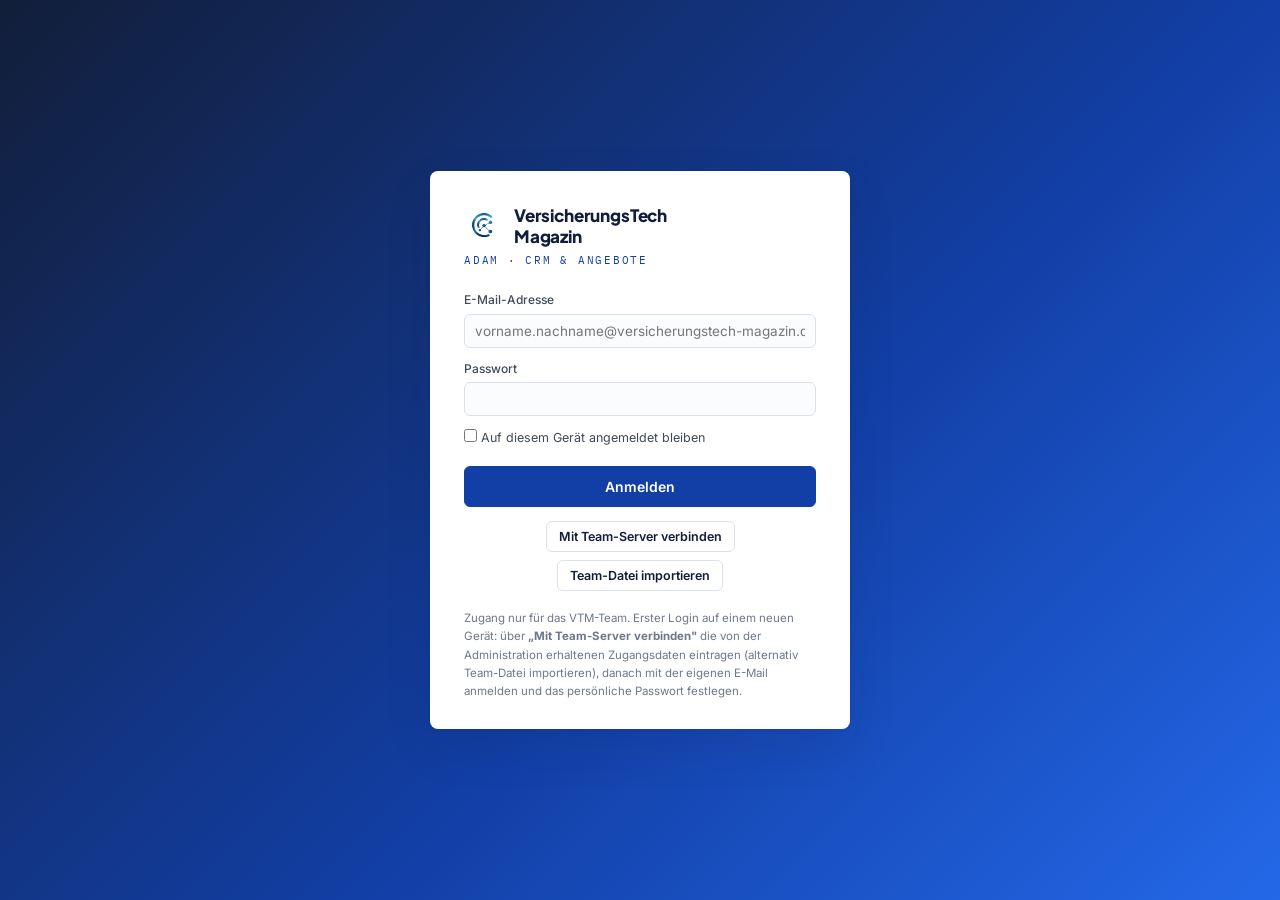
<file: index.html>
<!DOCTYPE html>
<html lang="de">
<head>
<meta charset="UTF-8">
<meta name="viewport" content="width=device-width, initial-scale=1.0">
<meta name="robots" content="noindex, nofollow">
<title>ADAM · CRM &amp; Angebote · VersicherungsTech Magazin</title>
<link rel="icon" type="image/png" href="assets/vtm-logo-color.png">
<link rel="preconnect" href="https://fonts.googleapis.com">
<link href="https://fonts.googleapis.com/css2?family=Plus+Jakarta+Sans:wght@500;600;700;800&family=Inter:wght@400;500;600;700&family=Source+Serif+4:ital,opsz,wght@0,8..60,400;0,8..60,600;1,8..60,400&family=IBM+Plex+Mono:wght@400;500;600&display=swap" rel="stylesheet">
<link rel="stylesheet" href="app.css?v=15">
</head>
<body>

<!-- ================= LOGIN ================= -->
<div class="login-screen" id="login-screen">
  <form class="login-card" id="login-form" novalidate>
    <div class="lc-brand">
      <img src="assets/vtm-logo-color.png" alt="">
      <b>VersicherungsTech<br>Magazin</b>
    </div>
    <div class="lc-sub">ADAM · CRM &amp; Angebote</div>
    <div class="login-error" id="login-error" role="alert"></div>
    <div class="login-info" id="login-info"></div>
    <label><span>E-Mail-Adresse</span>
      <input type="email" id="login-email" autocomplete="username" placeholder="vorname.nachname@versicherungstech-magazin.de" required>
    </label>
    <label id="login-pass-wrap"><span id="login-pass-label">Passwort</span>
      <input type="password" id="login-pass" autocomplete="current-password" required>
    </label>
    <label id="login-pass2-wrap" style="display:none"><span>Passwort wiederholen</span>
      <input type="password" id="login-pass2" autocomplete="new-password">
    </label>
    <label class="login-remember"><input type="checkbox" id="login-remember"> Auf diesem Gerät angemeldet bleiben</label>
    <button type="submit" class="btn blue" id="login-submit">Anmelden</button>
    <div class="inline-actions" style="margin-top:14px;justify-content:center">
      <button type="button" class="btn" id="login-sync-toggle">Mit Team-Server verbinden</button>
      <button type="button" class="btn" onclick="document.getElementById('login-import').click()">Team-Datei importieren</button>
      <input type="file" id="login-import" accept="application/json" style="display:none">
    </div>
    <div id="login-sync-form" style="display:none;margin-top:12px;border-top:1px solid var(--c-neutral-200);padding-top:12px">
      <label><span>Server-URL (von der Administration erhalten)</span>
        <input type="text" id="ls-url" placeholder="https://xxxx.supabase.co"></label>
      <label><span>Zugangsschlüssel</span>
        <input type="text" id="ls-key" placeholder="anon public key"></label>
      <button type="button" class="btn blue" style="width:100%" id="ls-connect">Verbinden &amp; Team-Daten laden</button>
    </div>
    <div class="lc-foot">Zugang nur für das VTM-Team. Erster Login auf einem neuen Gerät: über <b>„Mit Team-Server verbinden"</b> die von der Administration erhaltenen Zugangsdaten eintragen (alternativ Team-Datei importieren), danach mit der eigenen E-Mail anmelden und das persönliche Passwort festlegen.</div>
  </form>
</div>

<!-- ================= APP ================= -->
<div class="app" id="app">
  <aside class="sidebar">
    <div class="sb-brand">
      <img src="assets/vtm-logo-white.png" alt="">
      <div><b>ADAM</b><span>CRM &amp; Angebote</span></div>
    </div>
    <nav id="mainnav" aria-label="Hauptnavigation">
      <button type="button" class="nav-search" onclick="CRM.openSearch()">Suchen …<kbd>Strg K</kbd></button>
      <a href="#/dashboard" data-nav="dashboard">Dashboard</a>
      <div class="nv-sep">Vertrieb</div>
      <a href="#/pipeline" data-nav="pipeline">Pipeline</a>
      <a href="#/firmen" data-nav="firmen">Firmen</a>
      <a href="#/kontakte" data-nav="kontakte">Kontakte</a>
      <a href="#/aufgaben" data-nav="aufgaben">Aufgaben <span class="nv-count" id="nav-aufgaben-count" style="display:none"></span></a>
      <div class="nv-sep">Angebote</div>
      <a href="#/angebote" data-nav="angebote">Angebote</a>
      <a href="#/neu" data-nav="neu">＋ Neues Angebot</a>
      <a href="#/freigaben" data-nav="freigaben">Freigaben <span class="nv-count" id="nav-freigaben-count" style="display:none"></span></a>
      <a href="#/katalog" data-nav="katalog">Produkte &amp; Leistungen</a>
      <a href="#/vorlagen" data-nav="vorlagen">Vorlagen</a>
      <div class="nv-sep">Auswertung &amp; Verwaltung</div>
      <a href="#/berichte" data-nav="berichte">Berichte</a>
      <a href="#/einstellungen" data-nav="einstellungen">Einstellungen</a>
    </nav>
    <div class="sb-user">
      <b id="sb-user-name">—</b>
      <span id="sb-user-role">—</span>
      <div class="sync-status" id="sync-status"></div>
      <button onclick="Auth.logout()">Abmelden</button>
    </div>
  </aside>

  <div class="main">

    <!-- ===== DASHBOARD ===== -->
    <section class="view" id="view-dashboard" hidden>
      <div class="pagehead">
        <div><h1>Dashboard</h1><div class="ph-sub" id="dash-greeting"></div></div>
        <div class="spacer"></div>
        <button type="button" class="btn" onclick="CRM.editAkt(null,{typ:'aufgabe'})">＋ Aufgabe</button>
        <button type="button" class="btn" onclick="CRM.editDeal()">＋ Verkaufschance</button>
        <button type="button" class="btn blue" onclick="Views.newOffer()">＋ Neues Angebot</button>
      </div>
      <div class="content" id="dash-content"></div>
    </section>

    <!-- ===== ANGEBOTE ===== -->
    <section class="view" id="view-angebote" hidden>
      <div class="pagehead">
        <div><h1>Angebote</h1><div class="ph-sub">Alle Angebote des Teams, mit Status und Freigabestand</div></div>
        <div class="spacer"></div>
        <button class="btn" onclick="Views.exportOffersCSV()">CSV-Export</button>
        <button class="btn blue" onclick="Views.newOffer()">＋ Neues Angebot</button>
      </div>
      <div class="content">
        <div class="toolbar">
          <input type="search" id="offers-search" placeholder="Suchen: Nummer, Kunde, Betreff …" aria-label="Angebote durchsuchen">
          <select id="offers-status" aria-label="Nach Status filtern">
            <option value="">Alle Status</option>
            <option value="entwurf">Entwurf</option>
            <option value="pruefung">In Prüfung</option>
            <option value="freigegeben">Freigegeben</option>
            <option value="versendet">Versendet</option>
            <option value="angenommen">Angenommen</option>
            <option value="abgelehnt">Abgelehnt</option>
          </select>
          <select id="offers-betreuer" aria-label="Nach Betreuung filtern"><option value="">Alle Betreuer</option></select>
          <div class="spacer"></div>
          <span class="result-count" id="offers-count"></span>
        </div>
        <div class="card table-scroll" id="offers-table"></div>
      </div>
    </section>

    <!-- ===== EDITOR ===== -->
    <section class="view" id="view-editor" hidden>
      <div class="editor-bar">
        <button class="btn" onclick="Editor.backToList()">← Angebote</button>
        <span class="eb-id" id="editor-id">—</span>
        <span id="editor-status"></span>
        <span class="editor-links" id="editor-links"></span>
        <div class="spacer"></div>
        <span class="autosave" id="editor-autosave"></span>
        <button class="btn" onclick="Editor.save(true)">Speichern</button>
        <span id="editor-workflow-actions"></span>
        <button class="btn" onclick="Editor.mailText()">E-Mail-Text</button>
        <button class="btn" onclick="Editor.exportWord()">Word-Export</button>
        <button class="btn blue" onclick="Editor.print()">Als PDF drucken</button>
      </div>
      <nav class="tabs" aria-label="Dokumenttyp">
        <button id="tab-angebot" class="active" onclick="Editor.setTab('angebot')">Angebot</button>
        <button id="tab-vertrag" onclick="Editor.setTab('vertrag')">Vertrag</button>
        <button id="tab-rechnung" onclick="Editor.setTab('rechnung')">Rechnung</button>
      </nav>

      <div class="editor-layout">
        <div class="formpane" id="formpane">

          <div class="notice warn" id="freigabe-note" style="display:none"></div>

          <!-- ===== ANGEBOT-FORMULAR ===== -->
          <div id="form-angebot">
            <fieldset>
              <legend>Kunde</legend>
              <div class="row">
                <label><span>Firma aus dem CRM</span>
                  <select id="kunde-select" onchange="Editor.pickCustomer(this.value)"><option value="">— Firma wählen —</option></select></label>
                <label><span>Ansprechpartner/in</span>
                  <select id="kontakt-select" onchange="Editor.pickKontakt(this.value)"><option value="">— erst Firma wählen —</option></select></label>
              </div>
              <div class="row">
                <label><span>Verkaufschance</span>
                  <select id="deal-select" onchange="Editor.pickDeal(this.value)"><option value="">— wird beim Freigeben automatisch angelegt —</option></select></label>
                <label><span>&nbsp;</span><button type="button" class="btn" style="width:100%" onclick="Editor.saveAsCustomer()">Eingaben im CRM speichern</button></label>
              </div>
              <div class="row">
                <label class="single" style="grid-column:1/-1"><span>Firma</span><input type="text" data-k="kunde.firma" placeholder="Muster Versicherung AG"></label>
              </div>
              <div class="row">
                <label><span>Anrede</span>
                  <select data-k="kunde.anrede"><option>Frau</option><option>Herr</option><option value="">Neutral</option></select></label>
                <label><span>Ansprechpartner/in</span><input type="text" data-k="kunde.name" placeholder="Hanna Löbe"></label>
              </div>
              <div class="row">
                <label><span>Funktion</span><input type="text" data-k="kunde.funktion" placeholder="Managerin Marketing"></label>
                <label><span>E-Mail</span><input type="email" data-k="kunde.email" placeholder="h.loebe@..."></label>
              </div>
              <div class="row">
                <label><span>Straße, Nr.</span><input type="text" data-k="kunde.strasse" placeholder="Riesstraße 25"></label>
                <label><span>PLZ, Ort</span><input type="text" data-k="kunde.plzort" placeholder="80992 München"></label>
              </div>
            </fieldset>

            <fieldset>
              <legend>Angebot</legend>
              <div class="row thirds">
                <label><span>Angebotsnr.</span><input type="text" data-k="meta.nr" placeholder="A-2026-042"></label>
                <label><span>Datum</span><input type="date" data-k="meta.datum"></label>
                <label><span>Gültig bis</span><input type="date" data-k="meta.gueltig"></label>
              </div>
              <div class="inline-actions"><button type="button" class="btn" onclick="Editor.pullNumber('angebot')">Nächste Nummer ziehen</button></div>
              <div class="row" style="margin-top:10px">
                <label class="single" style="grid-column:1/-1"><span>Betreff / Kampagnentitel</span><input type="text" data-k="meta.betreff" placeholder="Mediapaket zur Bewerbung der ..."></label>
              </div>
              <div class="row">
                <label><span>Anlass / Event (optional)</span><input type="text" data-k="meta.anlass" placeholder="MMM Fachmesse, 21. April 2026"></label>
                <label><span>Betreuung durch</span>
                  <select data-k="meta.betreuer" id="betreuer-select"></select></label>
              </div>
              <label class="switch"><input type="checkbox" data-k="meta.kpi" checked> Reichweiten-Kennzahlen im Angebot zeigen</label>
            </fieldset>

            <fieldset>
              <legend>Anschreiben</legend>
              <div class="row">
                <label><span>Vorlage</span><select id="anschreiben-tpl"></select></label>
                <label><span>&nbsp;</span><button type="button" class="btn" style="width:100%" onclick="Editor.applyTemplate()">Vorlage einsetzen</button></label>
              </div>
              <textarea data-k="anschreiben" rows="7" placeholder="Persönliches Anschreiben ..."></textarea>
              <div class="inline-actions"><button type="button" class="btn" onclick="Editor.genAnschreiben()">Vorschlag aus Kundendaten erzeugen</button></div>
              <div class="hint">Der Vorschlag ist ein Startpunkt. Bitte immer individuell anpassen. Links (https://…, www.…) und E-Mail-Adressen werden im Dokument automatisch klickbar.</div>
            </fieldset>

            <fieldset>
              <legend>Leistungskatalog</legend>
              <div class="cat-group">Beliebte Kombinationen · 1 Klick, danach frei anpassbar</div>
              <div class="bundles" id="bundles"></div>
              <div id="catalog"></div>
              <div class="inline-actions" style="margin-top:12px"><button type="button" class="btn ghost" onclick="Editor.addPos()">＋ Freie Position</button></div>
            </fieldset>

            <fieldset>
              <legend>Positionen &amp; Preis</legend>
              <div id="poslist"></div>
              <div class="row" style="margin-top:12px">
                <label><span>Paketrabatt gesamt (%)</span><input type="number" min="0" max="100" step="0.5" data-k="rabatt"></label>
                <label><span>Zahlungsziel (Tage)</span><input type="number" min="0" step="1" data-k="zahlungsziel"></label>
              </div>
              <div class="hint" style="margin-bottom:8px">Mengenrabatt für Sponsored LinkedIn Posts (ab 5 Posts −10 %, ab 10 Posts −20 %) wird automatisch als Positionsrabatt gesetzt.</div>
              <div class="totals" id="totals"></div>
            </fieldset>

            <fieldset>
              <legend>Interne Steuerung (erscheint nicht im Dokument)</legend>
              <div class="row">
                <label><span>Wiedervorlage am</span><input type="date" data-k="intern.wiedervorlage"></label>
                <label><span>Abschlusswahrscheinlichkeit</span>
                  <select data-k="intern.chance">
                    <option value="">—</option><option value="25">25 % · Erstkontakt</option>
                    <option value="50">50 % · Angebot besprochen</option>
                    <option value="75">75 % · Mündliche Zusage</option>
                  </select></label>
              </div>
              <label class="single"><span>Interne Notiz</span><textarea data-k="intern.notiz" rows="3" placeholder="Gesprächsnotizen, nächste Schritte …"></textarea></label>
            </fieldset>
          </div>

          <!-- ===== VERTRAG-FORMULAR ===== -->
          <div id="form-vertrag" style="display:none">
            <div class="notice">Kundendaten, Angebotsbezug und Vergütung werden automatisch aus dem Angebot übernommen. Hier nur die vertragsspezifischen Punkte ergänzen.</div>
            <fieldset>
              <legend>Vertragsdaten</legend>
              <div class="row thirds">
                <label><span>Vertrags-Nr.</span><input type="text" data-k="vertrag.nr" placeholder="V-2026-018"></label>
                <label><span>Vertragsdatum</span><input type="date" data-k="vertrag.datum"></label>
                <label><span>Gerichtsstand</span><input type="text" data-k="vertrag.gerichtsstand"></label>
              </div>
              <div class="inline-actions"><button type="button" class="btn" onclick="Editor.pullNumber('vertrag')">Nächste Nummer ziehen</button></div>
            </fieldset>
            <fieldset>
              <legend>Laufzeit &amp; Kündigung</legend>
              <div class="row">
                <label><span>Beginn</span><input type="date" data-k="vertrag.beginn"></label>
                <label><span>Ende</span><input type="date" data-k="vertrag.ende"></label>
              </div>
              <div class="row single">
                <label><span>Kündigungsfrist</span><input type="text" data-k="vertrag.kuendigung" placeholder="drei Monate zum Laufzeitende"></label>
              </div>
            </fieldset>
            <fieldset>
              <legend>Ergänzende Regelungen (optional)</legend>
              <textarea data-k="vertrag.zusatz" rows="4" placeholder="z. B. Freigabeprozesse, Materiallieferung, Reporting-Turnus ..."></textarea>
            </fieldset>
            <div class="notice warn"><b>Hinweis:</b> Dieses Dokument ist ein Vertragsentwurf auf Basis der VTM-Standardvorlage. Vor Versand an den Kunden gilt die interne Freigabe durch die Geschäftsführung; bei Abweichungen von der Standardvorlage zusätzlich rechtliche Prüfung.</div>
          </div>

          <!-- ===== RECHNUNG-FORMULAR ===== -->
          <div id="form-rechnung" style="display:none">
            <div class="notice">Empfänger und Positionen werden aus dem Angebot übernommen. Rechnungsnummernkreis: VTM-JJJJ-NNNN (fortlaufend mit den bestehenden Rechnungen).</div>
            <fieldset>
              <legend>Rechnungsdaten</legend>
              <div class="row">
                <label><span>Rechnungsnr.</span><input type="text" data-k="rechnung.nr" placeholder="VTM-2026-0028"></label>
                <label><span>Rechnungsdatum</span><input type="date" data-k="rechnung.datum"></label>
              </div>
              <div class="inline-actions"><button type="button" class="btn" onclick="Editor.pullNumber('rechnung')">Nächste Nummer ziehen</button></div>
              <div class="row" style="margin-top:10px">
                <label><span>Leistungszeitraum von</span><input type="date" data-k="rechnung.von"></label>
                <label><span>Leistungszeitraum bis</span><input type="date" data-k="rechnung.bis"></label>
              </div>
              <div class="row single">
                <label><span>Bezug (optional, z. B. Angebots- oder Vertragsnummer)</span><input type="text" data-k="rechnung.bezug" placeholder="wird sonst automatisch aus dem Angebot übernommen"></label>
              </div>
              <div class="hint">Fälligkeitsdatum wird aus Rechnungsdatum + Zahlungsziel (Reiter Angebot) berechnet.</div>
            </fieldset>
            <div class="notice warn"><b>Interner Hinweis (nicht auf der Rechnung):</b> USt-Ausweis 19 % entspricht der aktuellen Praxis. Die Abgrenzung zur Kleinunternehmerregelung nach § 19 UStG ist beim Steuerberater in Klärung. Bis zur Klärung Rechnungen nur nach Rücksprache mit der Geschäftsführung versenden.</div>
          </div>
        </div>

        <!-- ===== PREVIEW ===== -->
        <div class="previewpane">
          <div class="sheet doc" id="sheet-angebot"></div>
          <div class="sheet doc" id="sheet-vertrag" style="display:none"></div>
          <div class="sheet doc" id="sheet-rechnung" style="display:none"></div>
        </div>
      </div>
    </section>

    <!-- ===== PIPELINE ===== -->
    <section class="view" id="view-pipeline" hidden><div id="pipeline-root"></div></section>

    <!-- ===== FIRMEN ===== -->
    <section class="view" id="view-firmen" hidden>
      <div class="pagehead">
        <div><h1>Firmen</h1><div class="ph-sub">Kunden, Interessenten und Leads – mit Kontakten, Verkaufschancen und Verlauf</div></div>
        <div class="spacer"></div>
        <button type="button" class="btn" onclick="document.getElementById('kunden-import-file').click()">Excel/CSV importieren</button>
        <input type="file" id="kunden-import-file" accept=".xlsx,.csv,.tsv,.txt" style="display:none" onchange="ContactImport.handleFile(this)">
        <button type="button" class="btn blue" onclick="CRM.editFirma()">＋ Neue Firma</button>
      </div>
      <div class="content">
        <div class="toolbar">
          <input type="search" id="firmen-search" placeholder="Suchen: Firma, Ort, Ansprechpartner …" aria-label="Firmen durchsuchen">
          <select id="firmen-status" aria-label="Nach Status filtern"><option value="">Alle Status</option></select>
          <select id="firmen-branche" aria-label="Nach Branche filtern"><option value="">Alle Branchen</option></select>
          <select id="firmen-owner" aria-label="Nach Betreuung filtern"><option value="">Alle Betreuer</option></select>
          <div class="spacer"></div>
          <span class="result-count" id="firmen-count"></span>
        </div>
        <div class="card table-scroll" id="firmen-table"></div>
      </div>
    </section>
    <section class="view" id="view-firma" hidden><div id="firma-root"></div></section>

    <!-- ===== KONTAKTE ===== -->
    <section class="view" id="view-kontakte" hidden>
      <div class="pagehead">
        <div><h1>Kontakte</h1><div class="ph-sub">Alle Ansprechpartner über alle Firmen hinweg</div></div>
        <div class="spacer"></div>
        <button type="button" class="btn blue" onclick="CRM.editKontakt()">＋ Neuer Kontakt</button>
      </div>
      <div class="content">
        <div class="toolbar">
          <input type="search" id="kontakte-search" placeholder="Suchen: Name, E-Mail, Funktion, Firma …" aria-label="Kontakte durchsuchen">
          <select id="kontakte-rolle" aria-label="Nach Rolle filtern"><option value="">Alle Rollen</option></select>
          <div class="spacer"></div>
          <span class="result-count" id="kontakte-count"></span>
        </div>
        <div class="card table-scroll" id="kontakte-table"></div>
      </div>
    </section>
    <section class="view" id="view-kontakt" hidden><div id="kontakt-root"></div></section>

    <!-- ===== VERKAUFSCHANCE, AUFGABEN, BERICHTE ===== -->
    <section class="view" id="view-deal" hidden><div id="deal-root"></div></section>
    <section class="view" id="view-aufgaben" hidden><div id="aufgaben-root"></div></section>
    <section class="view" id="view-berichte" hidden><div id="berichte-root"></div></section>

    <!-- ===== KATALOG ===== -->
    <section class="view" id="view-katalog" hidden>
      <div class="pagehead">
        <div><h1>Produkte &amp; Leistungen</h1><div class="ph-sub">Leistungskatalog und Paket-Kombinationen · Preise netto zzgl. USt.</div></div>
      </div>
      <div class="content" id="katalog-content"></div>
    </section>

    <!-- ===== FREIGABEN ===== -->
    <section class="view" id="view-freigaben" hidden>
      <div class="pagehead">
        <div><h1>Freigaben</h1><div class="ph-sub" id="freigaben-sub"></div></div>
      </div>
      <div class="content" id="freigaben-content"></div>
    </section>

    <!-- ===== VORLAGEN ===== -->
    <section class="view" id="view-vorlagen" hidden>
      <div class="pagehead">
        <div><h1>Vorlagen</h1><div class="ph-sub">Textbausteine für Anschreiben und E-Mails</div></div>
        <div class="spacer"></div>
        <button class="btn blue" onclick="Views.editTemplate()">＋ Neue Vorlage</button>
      </div>
      <div class="content" id="vorlagen-content"></div>
    </section>

    <!-- ===== EINSTELLUNGEN ===== -->
    <section class="view" id="view-einstellungen" hidden>
      <div class="pagehead">
        <div><h1>Einstellungen</h1><div class="ph-sub" id="settings-sub"></div></div>
      </div>
      <div class="content" id="settings-content"></div>
    </section>

  </div>
</div>

<!-- Generisches Modal -->
<div class="modal-bg" id="modal-bg">
  <div class="modal" id="modal" role="dialog" aria-modal="true"></div>
</div>

<div class="toast" id="toast" role="status" aria-live="polite"></div>

<script src="data.js?v=15"></script>
<script src="sync.js?v=15"></script>
<script src="import.js?v=15"></script>
<script src="crm.js?v=15"></script>
<script src="app.js?v=15"></script>
</body>
</html>
</file>
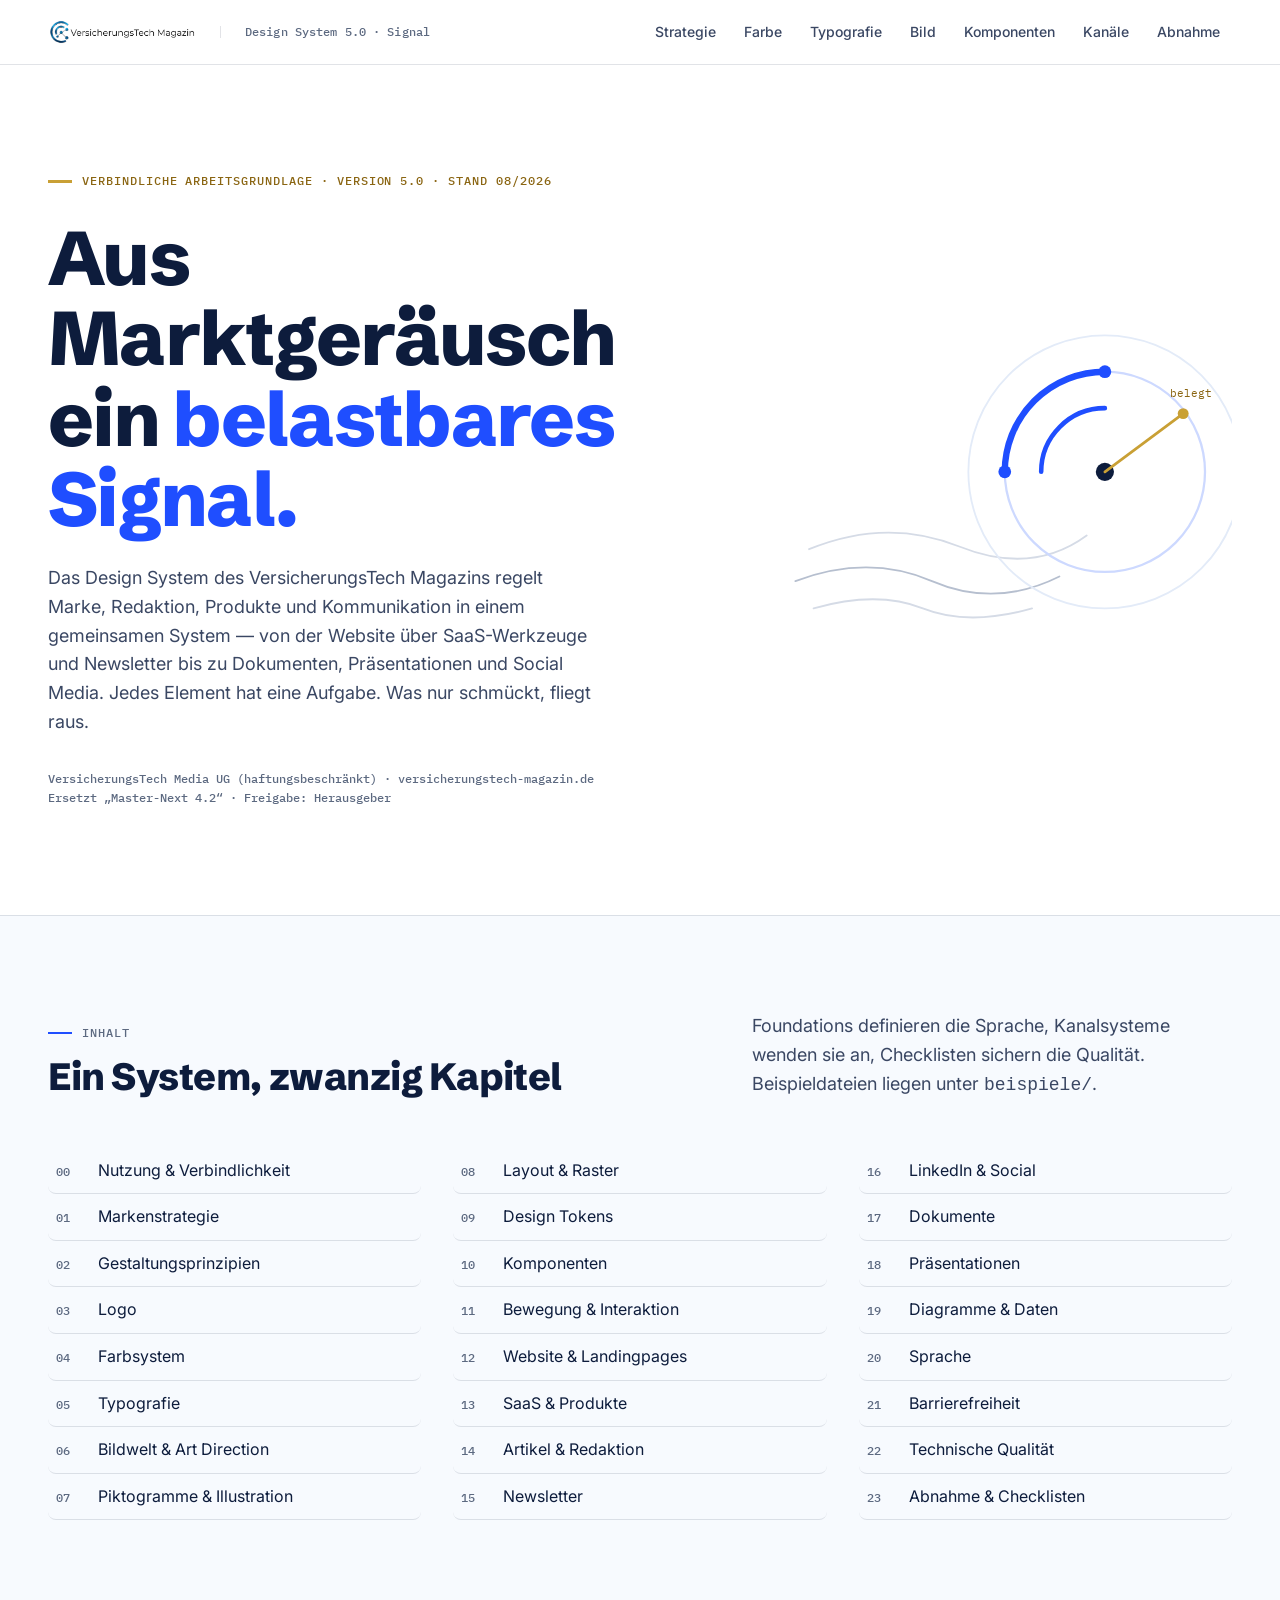
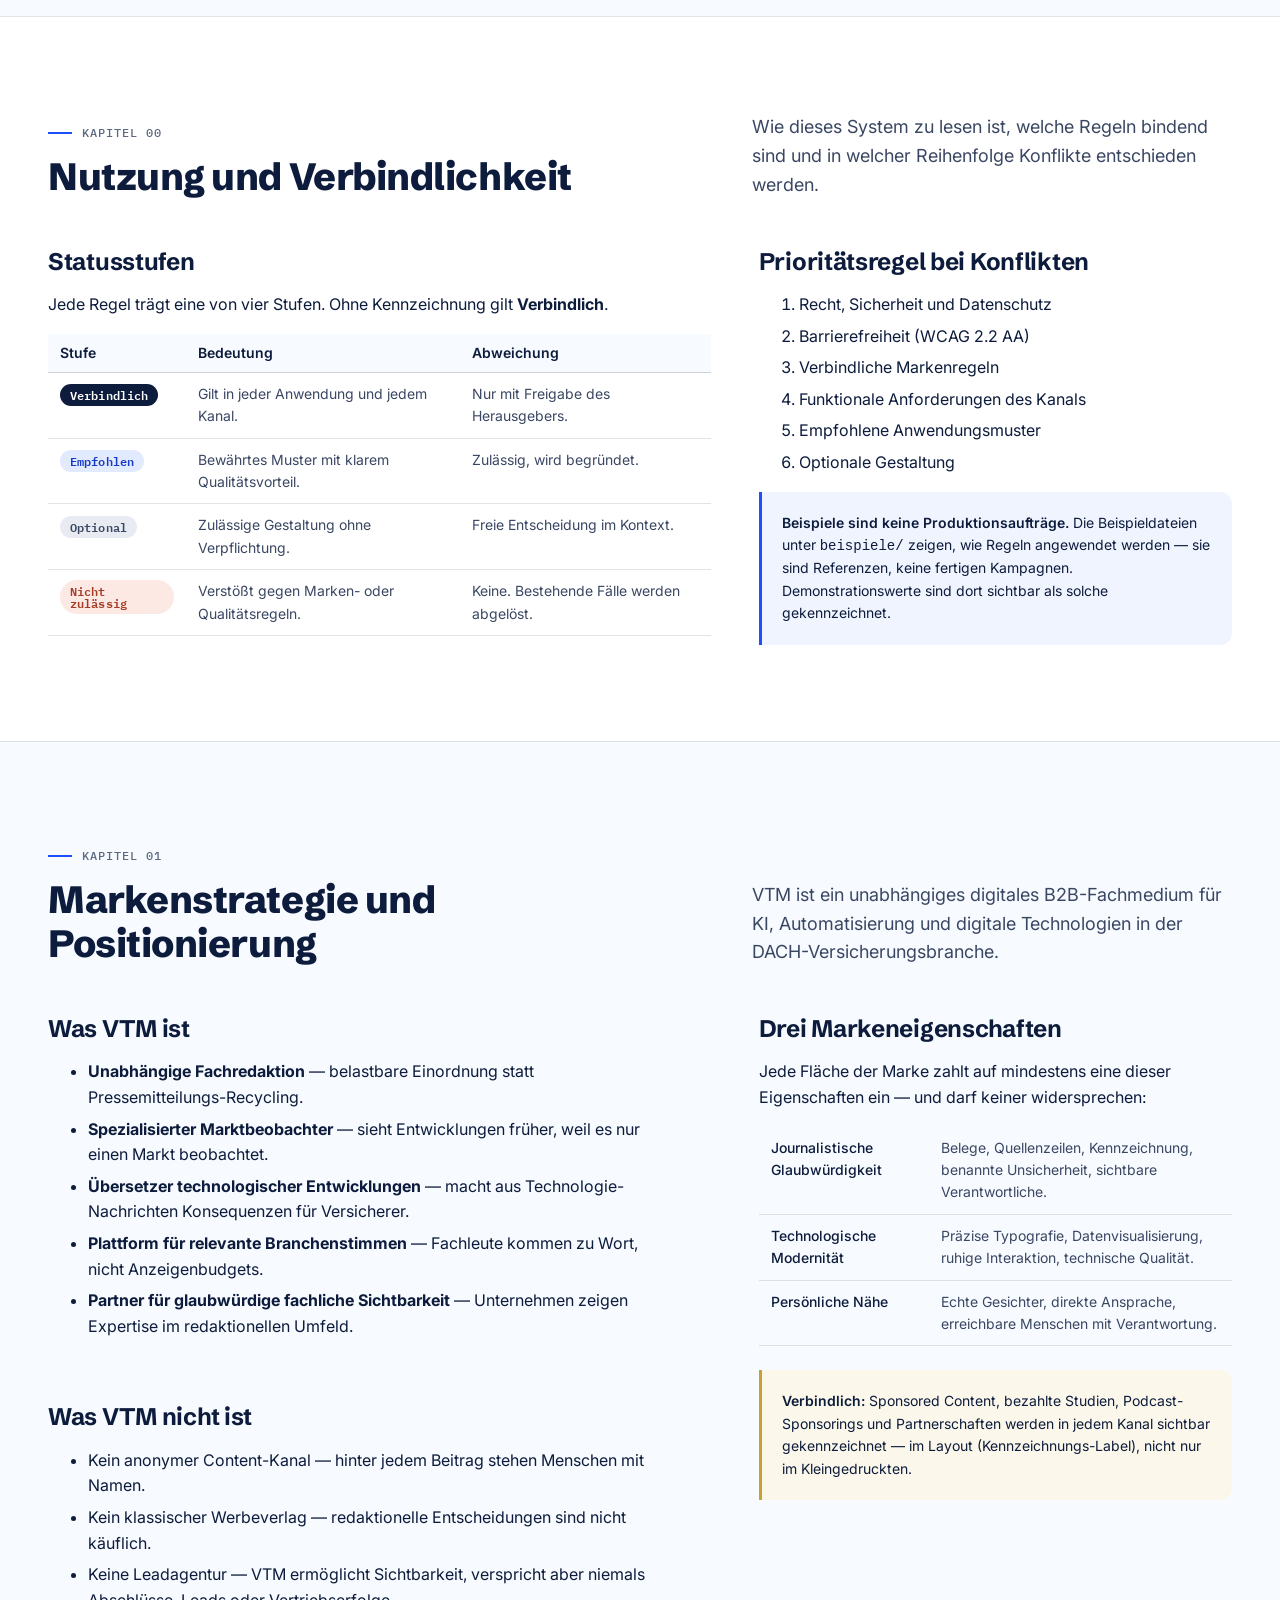
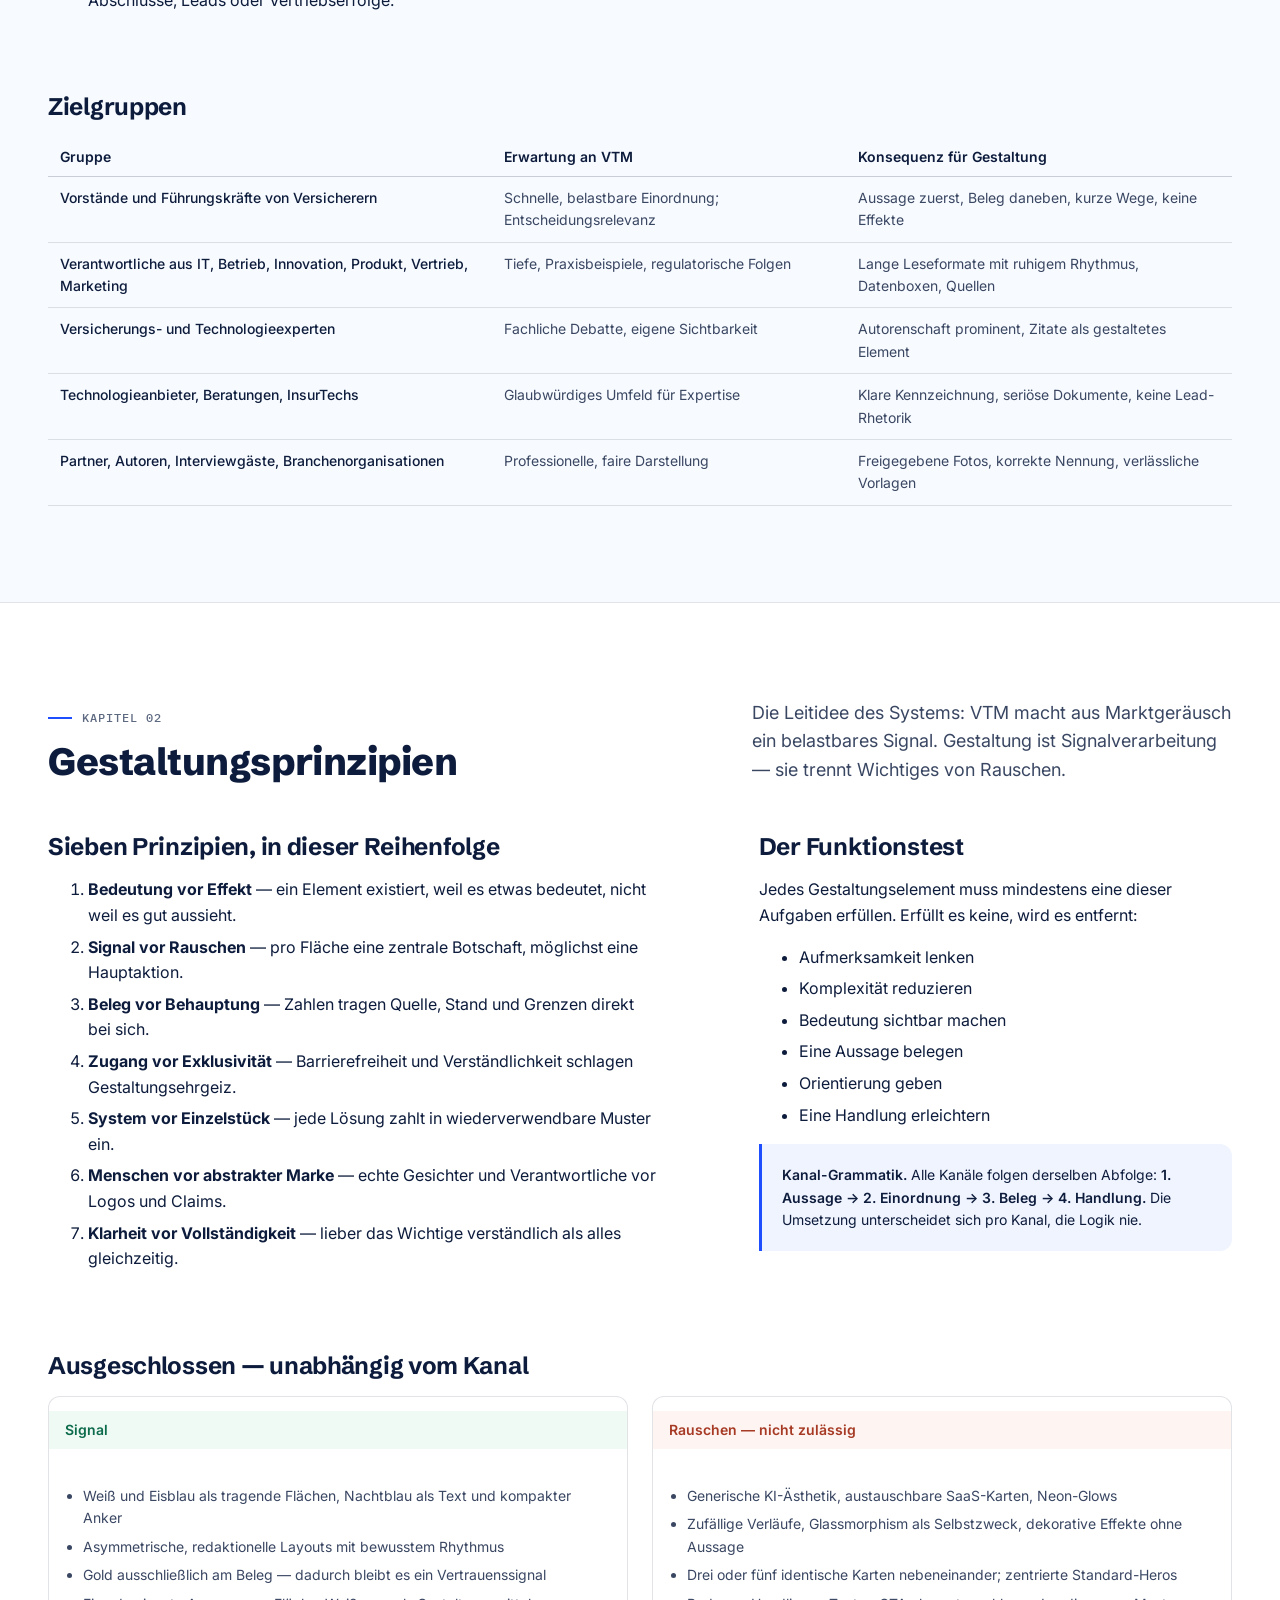
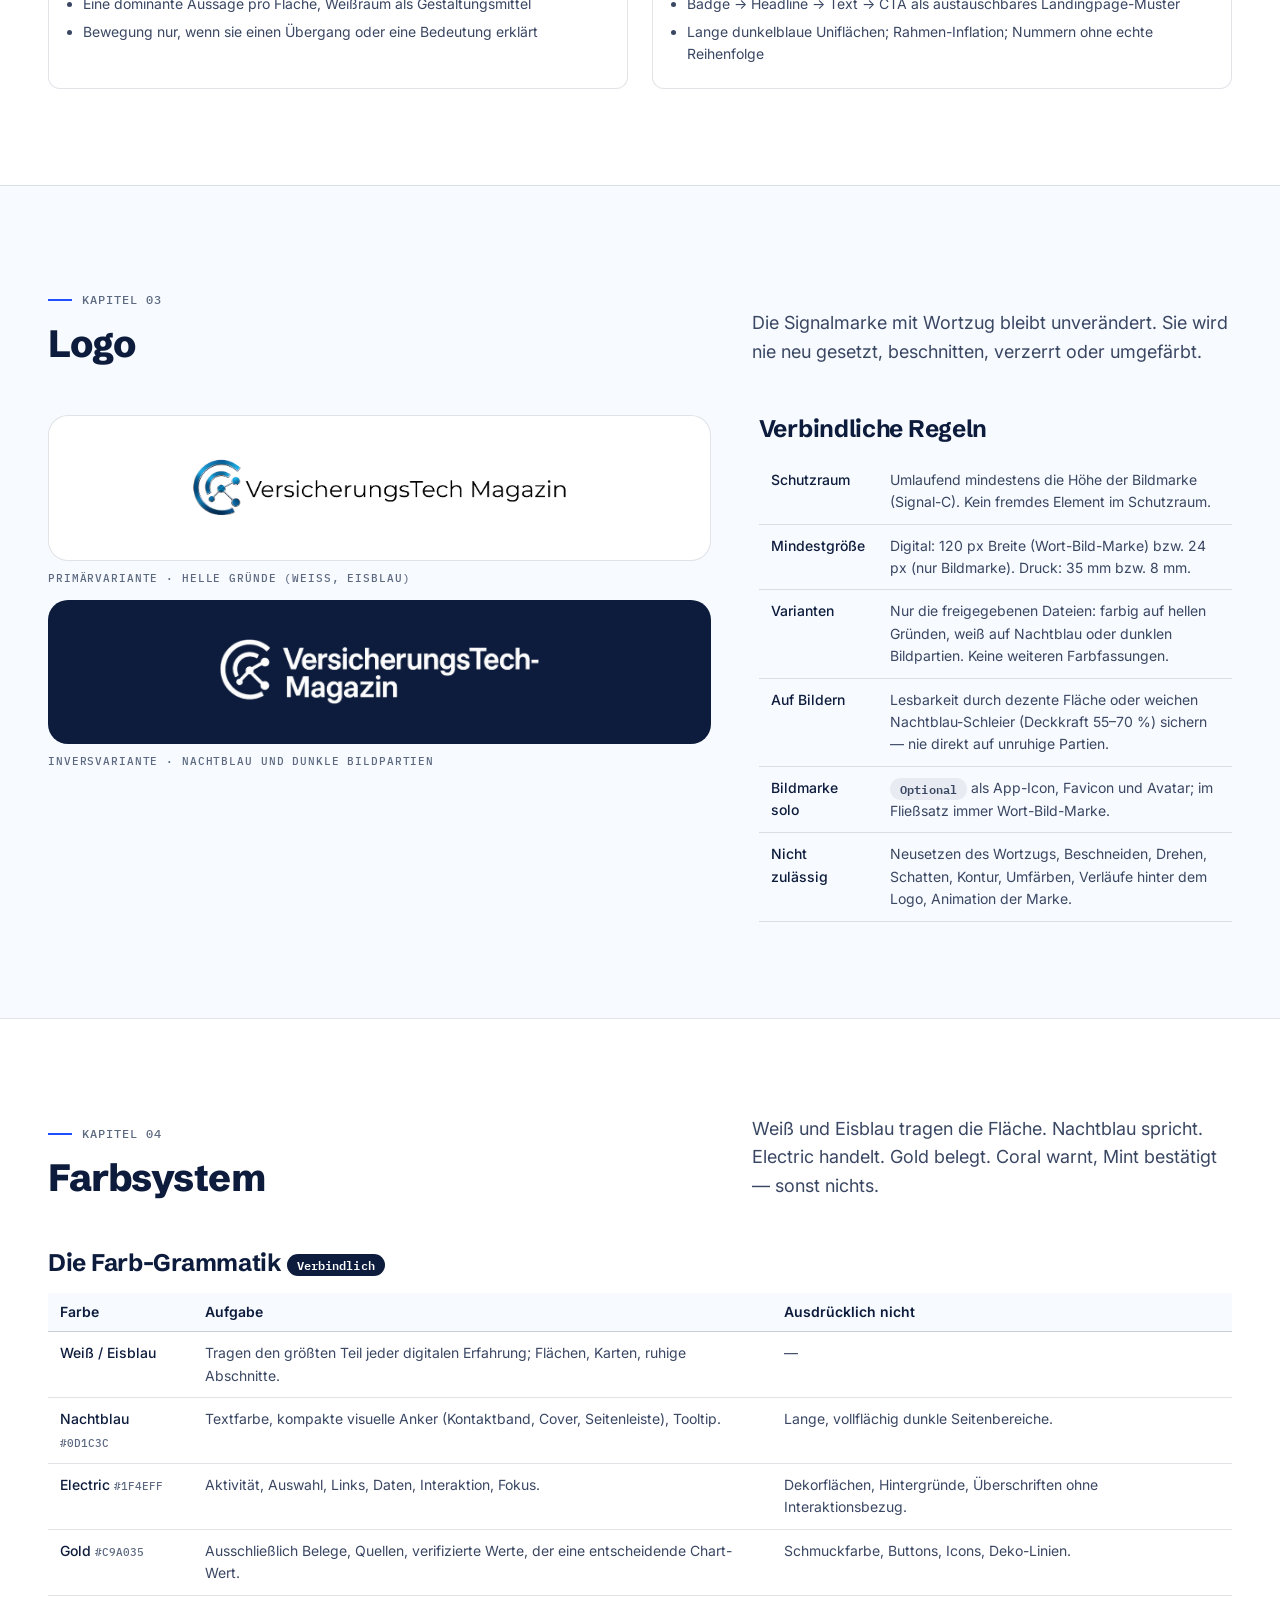
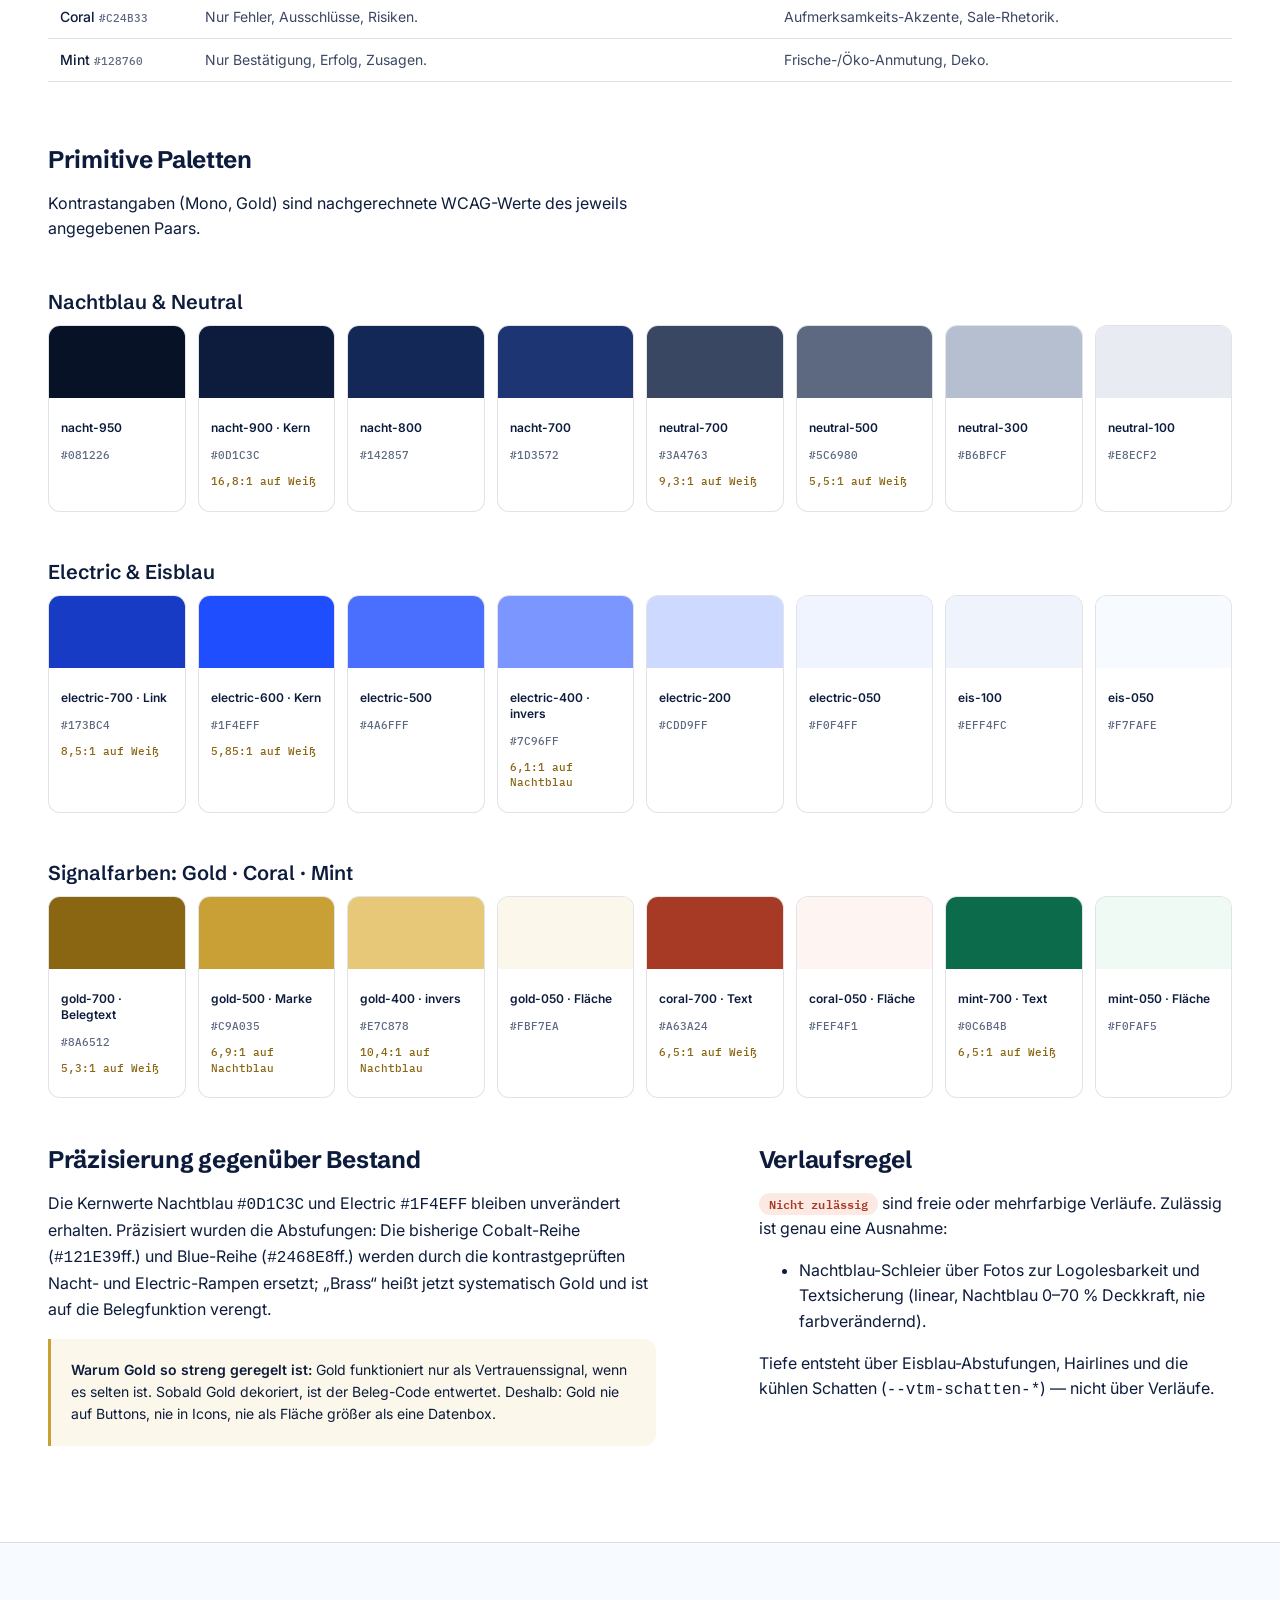
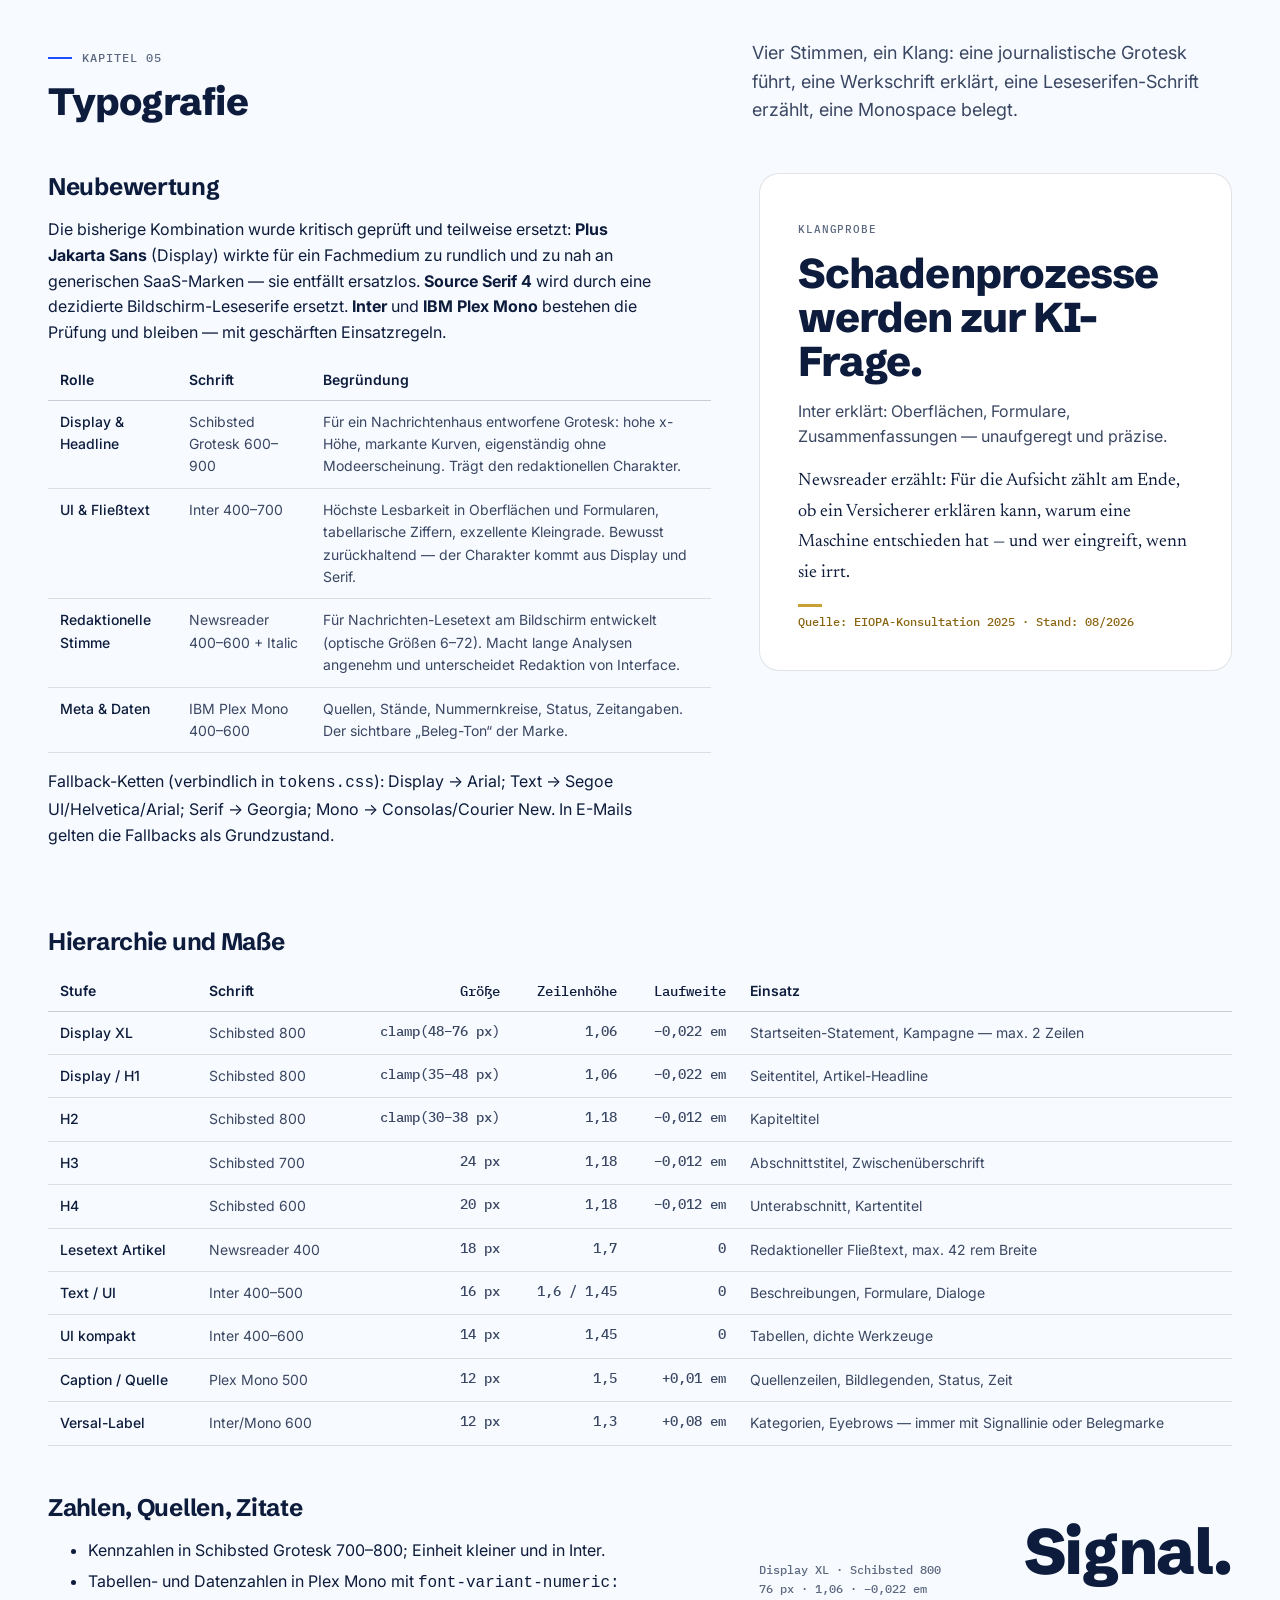
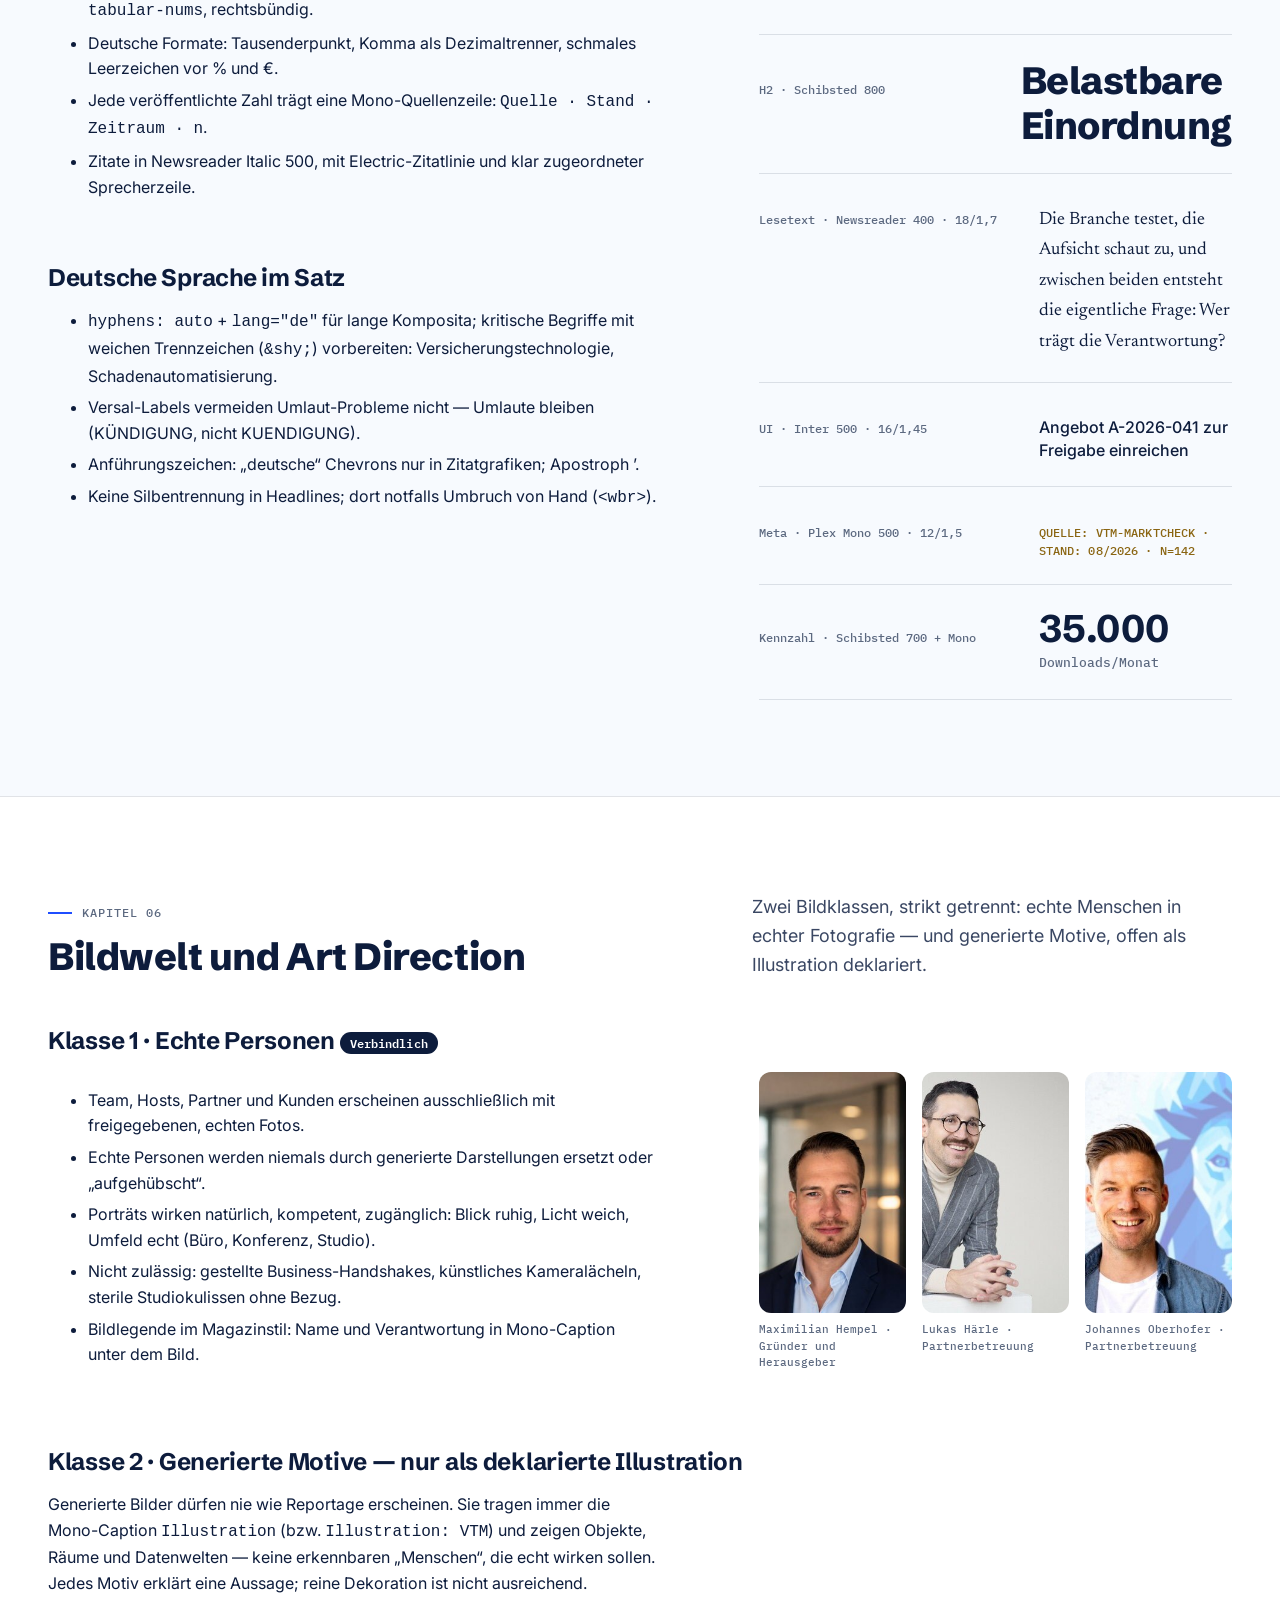
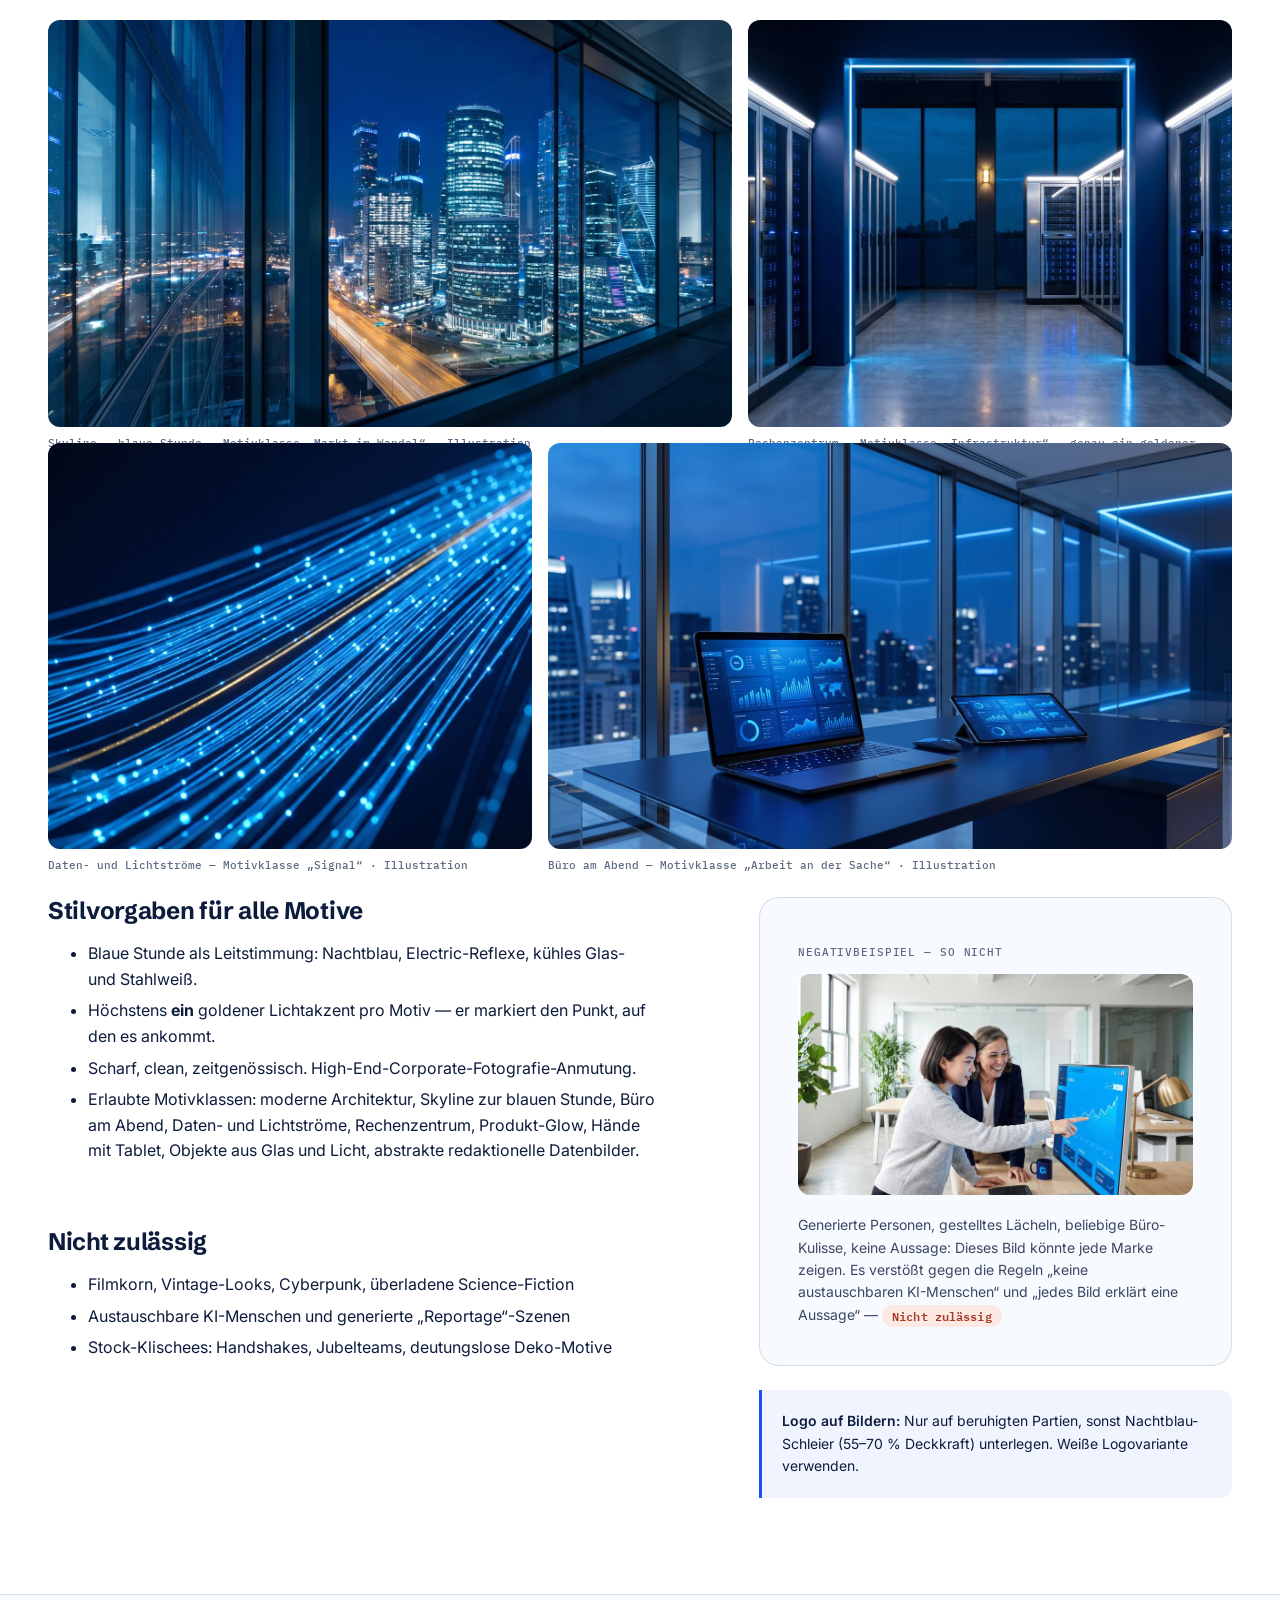
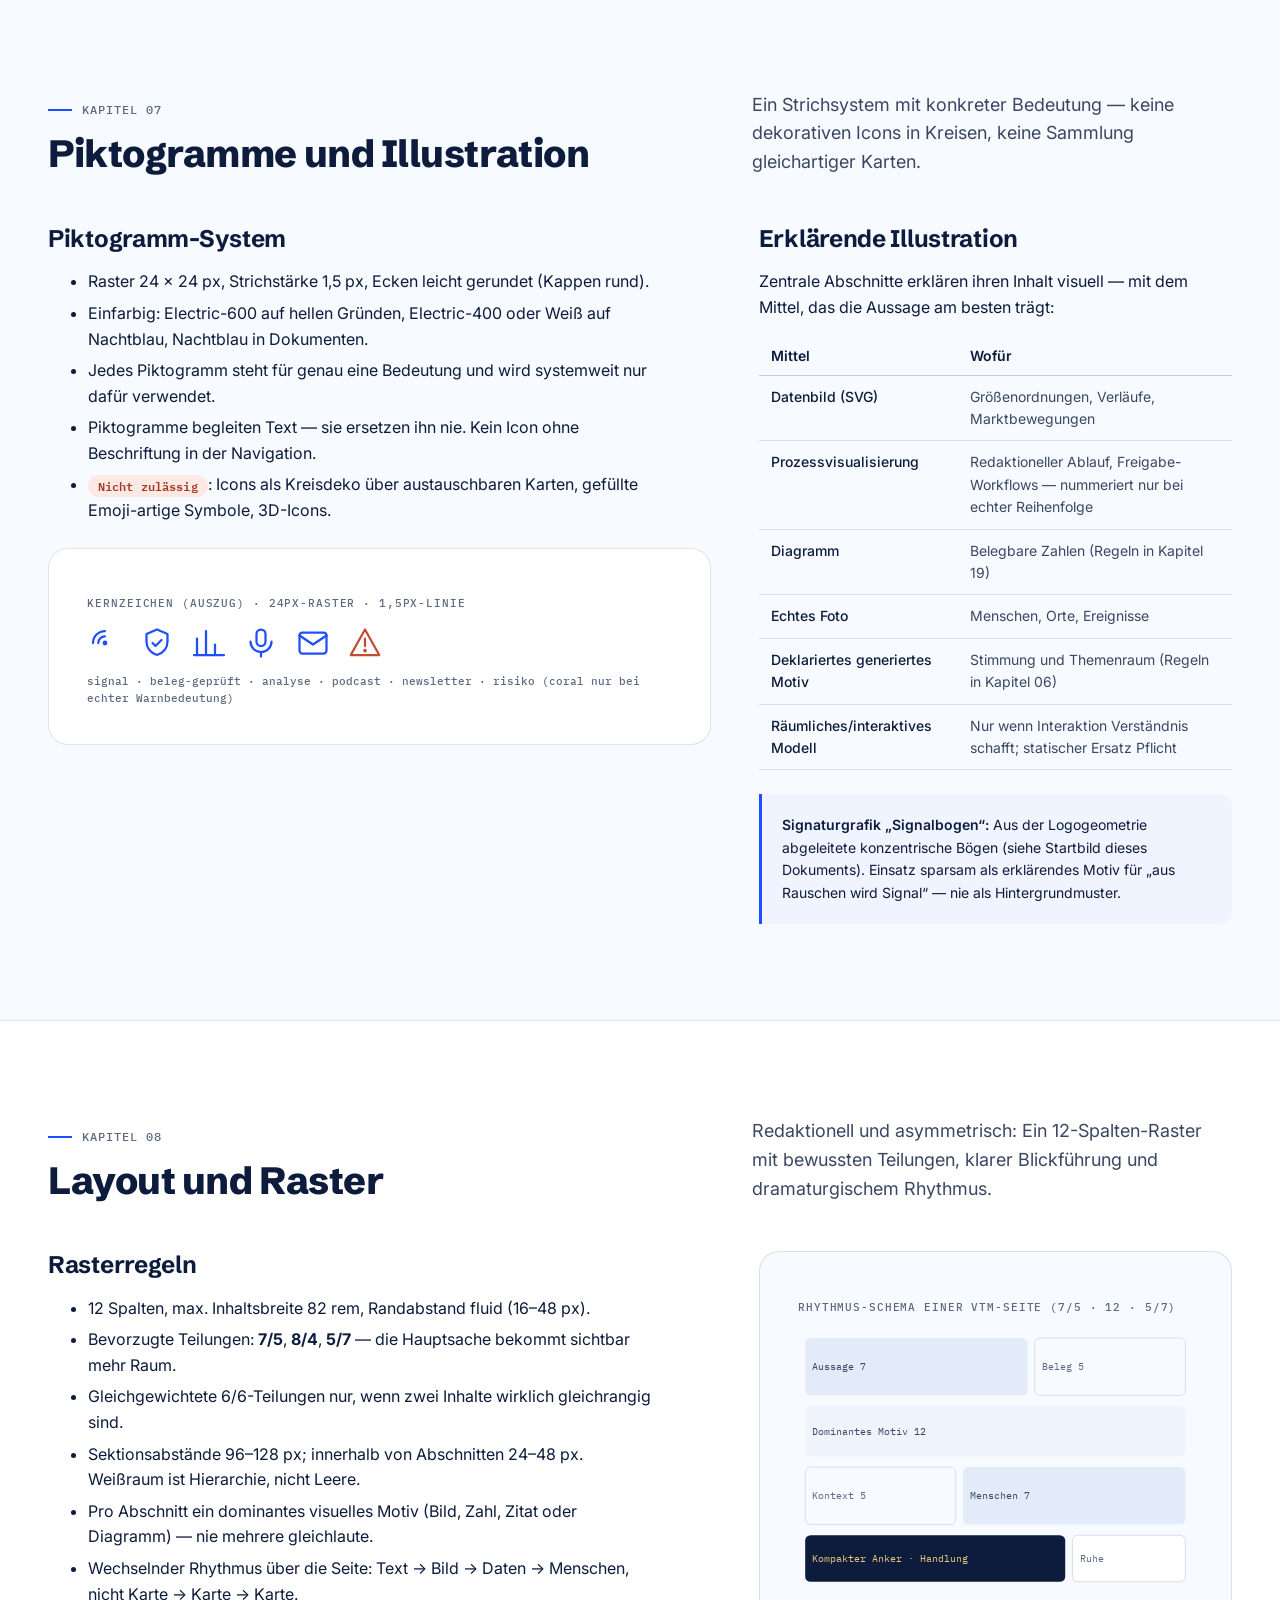
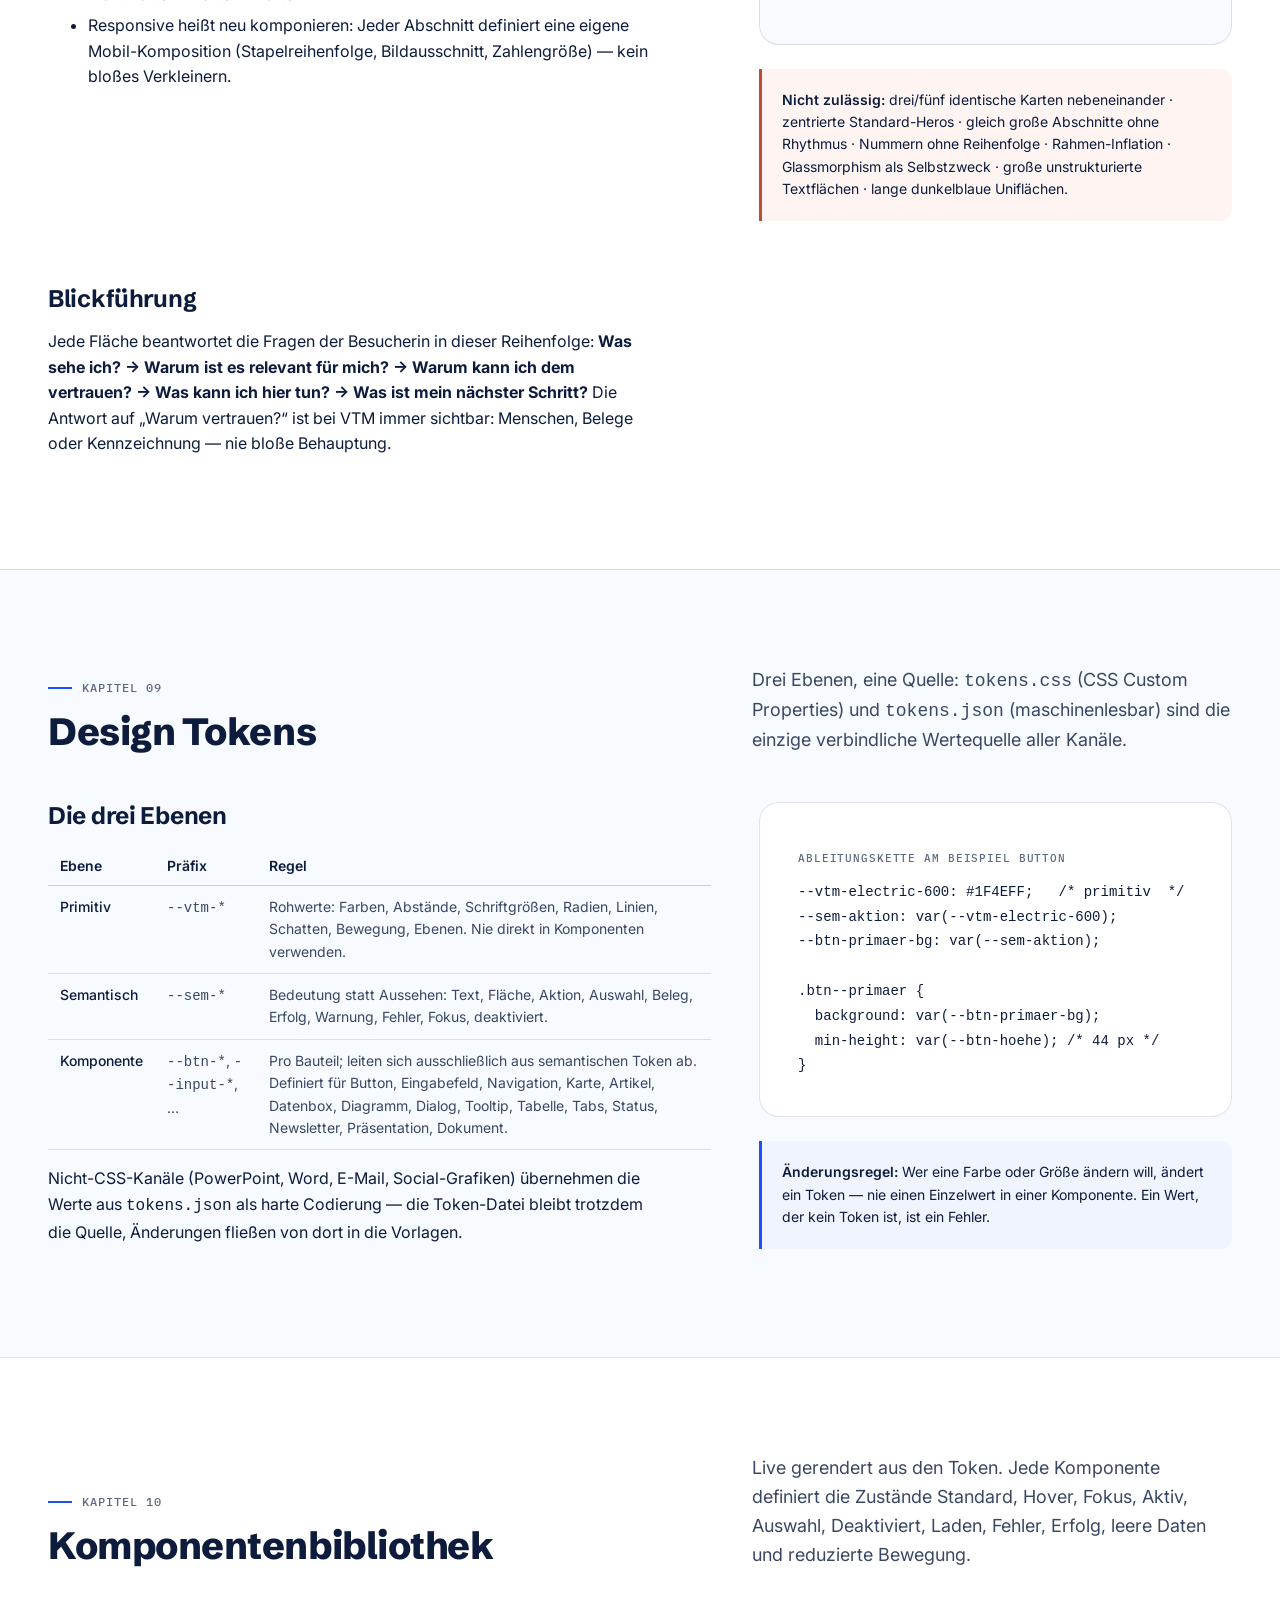
<file: design-system/index.html>
<!doctype html>
<html lang="de">
<head>
<meta charset="utf-8">
<meta name="viewport" content="width=device-width, initial-scale=1">
<meta name="description" content="VTM Design System 5.0 · Signal – das verbindliche, kanalübergreifende Marken-, Redaktions- und Produktsystem des VersicherungsTech Magazins.">
<meta name="robots" content="noindex, nofollow">
<meta name="theme-color" content="#0D1C3C">
<meta name="color-scheme" content="light">
<title>VTM Design System 5.0 · Signal</title>
<link rel="preconnect" href="https://fonts.googleapis.com">
<link rel="preconnect" href="https://fonts.gstatic.com" crossorigin>
<link href="https://fonts.googleapis.com/css2?family=IBM+Plex+Mono:wght@400;500;600&family=Inter:wght@400;500;600;700&family=Newsreader:ital,opsz,wght@0,6..72,400;0,6..72,500;0,6..72,600;1,6..72,400;1,6..72,500&family=Schibsted+Grotesk:wght@500;600;700;800;900&display=swap" rel="stylesheet">
<link rel="stylesheet" href="tokens.css">
<style>
/* =========================================================
   Dokumentgestaltung des Design-System-Handbuchs.
   Alle Werte kommen aus tokens.css.
   ========================================================= */
*, *::before, *::after { box-sizing: border-box; }
html { scroll-behavior: smooth; scroll-padding-top: 5rem; }
body {
  margin: 0;
  font: 400 var(--vtm-size-m)/var(--vtm-leading-text) var(--vtm-font-text);
  color: var(--sem-text);
  background: var(--sem-flaeche-seite);
  -webkit-font-smoothing: antialiased;
  text-rendering: optimizeLegibility;
}
img { max-width: 100%; height: auto; }
a { color: var(--sem-text-link); text-decoration-thickness: 1px; text-underline-offset: 3px; }
a:hover { color: var(--vtm-electric-600); }
:focus-visible { outline: none; box-shadow: var(--sem-fokus-ring); border-radius: var(--vtm-radius-s); }

.skip-link {
  position: absolute; left: -999px; top: 0; z-index: var(--vtm-ebene-toast);
  background: var(--vtm-nacht-900); color: #fff; padding: .75rem 1.25rem;
  border-radius: 0 0 var(--vtm-radius-m) 0; text-decoration: none;
}
.skip-link:focus-visible { left: 0; }

/* ------- Grundraster ------- */
.shell { max-width: 82rem; margin-inline: auto; padding-inline: clamp(1rem, 4vw, 3rem); }
.kapitel { padding-block: var(--vtm-space-96); border-top: var(--vtm-linie-haar); }
.kapitel--soft { background: var(--sem-flaeche-soft); }
.kap-kopf { display: grid; grid-template-columns: minmax(0,7fr) minmax(0,5fr); gap: var(--vtm-space-32); align-items: end; margin-bottom: var(--vtm-space-48); }
.kap-nr {
  font: 500 var(--vtm-size-xs)/1 var(--vtm-font-mono);
  letter-spacing: var(--vtm-tracking-label); text-transform: uppercase;
  color: var(--sem-text-gedaempft); display: inline-flex; align-items: center; gap: .625rem;
  margin-bottom: var(--vtm-space-16);
}
.kap-nr::before { content: ""; width: 1.5rem; height: 2px; background: var(--vtm-electric-600); }
.kap-titel { font: 800 var(--vtm-size-4xl)/var(--vtm-leading-heading) var(--vtm-font-display); letter-spacing: var(--vtm-tracking-heading); margin: 0; max-width: 24ch; }
.kap-intro { font-size: var(--vtm-size-l); color: var(--sem-text-sekundaer); max-width: var(--vtm-measure-lead); margin: 0; }
@media (max-width: 900px) { .kap-kopf { grid-template-columns: minmax(0, 1fr); align-items: start; } }

h3 { font: 700 var(--vtm-size-2xl)/var(--vtm-leading-heading) var(--vtm-font-display); letter-spacing: var(--vtm-tracking-heading); margin: var(--vtm-space-64) 0 var(--vtm-space-16); }
h4 { font: 600 var(--vtm-size-xl)/var(--vtm-leading-heading) var(--vtm-font-display); margin: var(--vtm-space-48) 0 var(--vtm-space-12); }
p, ul, ol { max-width: var(--vtm-measure-text); }
li { margin-block: .375rem; }
.breit { max-width: none; }

/* ------- Kopf & Navigation ------- */
.top {
  position: sticky; top: 0; z-index: var(--vtm-ebene-sticky);
  background: var(--nav-bg); backdrop-filter: blur(12px);
  border-bottom: var(--nav-linie);
}
.top-innen { display: flex; align-items: center; gap: var(--vtm-space-24); min-height: var(--nav-hoehe); }
.top-logo { display: inline-flex; align-items: center; }
.top-logo img { height: 26px; width: auto; }
.top-label { font: 500 var(--vtm-size-xs)/1 var(--vtm-font-mono); letter-spacing: var(--vtm-tracking-mono); color: var(--sem-text-gedaempft); border-left: var(--vtm-linie-haar); padding-left: var(--vtm-space-24); }
.top nav { margin-left: auto; }
.top nav ul { display: flex; gap: var(--vtm-space-4); list-style: none; margin: 0; padding: 0; flex-wrap: wrap; }
.top nav a {
  display: inline-block; padding: .5rem .75rem; border-radius: var(--vtm-radius-m);
  font: 500 var(--vtm-size-s)/1 var(--vtm-font-text); color: var(--sem-text-sekundaer); text-decoration: none;
}
.top nav a:hover { background: var(--sem-flaeche-soft); color: var(--sem-text); }
@media (max-width: 1100px) { .top-label { display: none; } }
@media (max-width: 820px) { .top nav { display: none; } }

/* ------- Hero ------- */
.hero { position: relative; overflow: clip; padding-block: var(--vtm-space-96) var(--vtm-space-96); }
.hero-raster { display: grid; grid-template-columns: minmax(0,7fr) minmax(0,5fr); gap: var(--vtm-space-48); align-items: center; }
.hero-eyebrow { font: 500 var(--vtm-size-xs)/1.4 var(--vtm-font-mono); letter-spacing: var(--vtm-tracking-label); text-transform: uppercase; color: var(--sem-beleg-text); display: inline-flex; align-items: center; gap: .625rem; }
.hero-eyebrow::before { content: ""; width: 1.5rem; height: 3px; background: var(--sem-beleg-marke); }
.hero h1 { font: 800 var(--vtm-size-7xl)/var(--vtm-leading-display) var(--vtm-font-display); letter-spacing: var(--vtm-tracking-display); margin: var(--vtm-space-16) 0 var(--vtm-space-24); max-width: 14ch; }
.hero h1 em { font-style: normal; color: var(--vtm-electric-600); }
.hero-lead { font-size: var(--vtm-size-l); color: var(--sem-text-sekundaer); max-width: var(--vtm-measure-lead); }
.hero-meta { margin-top: var(--vtm-space-32); font: 500 var(--vtm-size-xs)/1.6 var(--vtm-font-mono); color: var(--sem-text-gedaempft); }
.hero-signal { position: relative; min-height: 280px; }
.hero-signal svg { width: 100%; height: auto; display: block; }
@media (max-width: 900px) { .hero-raster { grid-template-columns: minmax(0, 1fr); } .hero-signal { max-width: 24rem; } }
/* Sehr schmale Geräte: „Marktgeräusch“ muss ungetrennt in 288px passen */
@media (max-width: 360px) { .hero h1 { font-size: 2.35rem; } }

/* ------- Inhaltsverzeichnis ------- */
.toc { columns: 3; gap: var(--vtm-space-32); }
.toc ol { list-style: none; margin: 0; padding: 0; }
.toc li { break-inside: avoid; margin: 0; }
.toc a {
  display: flex; gap: .875rem; align-items: baseline; padding: .625rem .5rem;
  text-decoration: none; color: var(--sem-text); border-radius: var(--vtm-radius-m);
  border-bottom: var(--vtm-linie-haar);
}
.toc a:hover { background: var(--vtm-weiss); color: var(--vtm-electric-700); }
.toc .nr { font: 500 var(--vtm-size-xs)/1.4 var(--vtm-font-mono); color: var(--sem-text-gedaempft); min-width: 1.75rem; }
@media (max-width: 1000px) { .toc { columns: 2; } }
@media (max-width: 640px) { .toc { columns: 1; } }

/* ------- Wiederkehrende Bausteine ------- */
.regel-status {
  display: inline-block; font: var(--status-font); letter-spacing: var(--vtm-tracking-mono);
  padding: var(--status-pad); border-radius: var(--status-radius); vertical-align: middle;
}
.regel-status--muss { background: var(--vtm-nacht-900); color: #fff; }
.regel-status--soll { background: var(--vtm-electric-100); color: var(--vtm-electric-700); }
.regel-status--kann { background: var(--vtm-neutral-100); color: var(--vtm-neutral-700); }
.regel-status--nein { background: var(--vtm-coral-100); color: var(--vtm-coral-700); }

.duo { display: grid; grid-template-columns: minmax(0,7fr) minmax(0,5fr); gap: var(--vtm-space-48); align-items: start; }
.duo--umgekehrt { grid-template-columns: minmax(0,5fr) minmax(0,7fr); }
@media (max-width: 900px) { .duo, .duo--umgekehrt { grid-template-columns: minmax(0, 1fr); } }

.beispiel-flaeche {
  background: var(--sem-flaeche-soft); border: var(--vtm-linie-haar);
  border-radius: var(--vtm-radius-xl); padding: clamp(1.25rem, 3vw, 2.5rem);
}
.beispiel-flaeche--weiss { background: var(--vtm-weiss); }
.beispiel-label { font: 500 var(--vtm-size-2xs)/1 var(--vtm-font-mono); letter-spacing: var(--vtm-tracking-label); text-transform: uppercase; color: var(--sem-text-gedaempft); margin-bottom: var(--vtm-space-16); }

.quellzeile { font: 500 var(--vtm-size-xs)/1.5 var(--vtm-font-mono); color: var(--sem-beleg-text); }
.quellzeile::before { content: ""; display: block; width: 1.5rem; height: 3px; background: var(--sem-beleg-marke); margin-bottom: .375rem; }

.do-dont { display: grid; grid-template-columns: 1fr 1fr; gap: var(--vtm-space-24); }
@media (max-width: 760px) { .do-dont { grid-template-columns: 1fr; } }
.dd { border-radius: var(--vtm-radius-l); border: var(--vtm-linie-haar); overflow: clip; background: #fff; }
.dd-kopf { display: flex; align-items: center; gap: .5rem; padding: .75rem 1rem; font: 600 var(--vtm-size-s)/1 var(--vtm-font-text); }
.dd--do .dd-kopf { background: var(--sem-erfolg-flaeche); color: var(--sem-erfolg-text); }
.dd--dont .dd-kopf { background: var(--sem-fehler-flaeche); color: var(--sem-fehler-text); }
.dd-body { padding: 1rem; }
.dd-body ul { margin: 0; padding-left: 1.1rem; max-width: none; }
.dd-body li { font-size: var(--vtm-size-s); color: var(--sem-text-sekundaer); }

table.regeln { width: 100%; border-collapse: collapse; font-size: var(--vtm-size-s); }
table.regeln caption { text-align: left; font: 600 var(--vtm-size-s)/1.4 var(--vtm-font-text); padding-bottom: .625rem; color: var(--sem-text-sekundaer); }
table.regeln th { text-align: left; font: var(--tabelle-kopf-font); background: var(--tabelle-kopf-bg); padding: .625rem .75rem; border-bottom: var(--vtm-linie-mittel); }
table.regeln td { padding: .625rem .75rem; border-bottom: var(--tabelle-zeile-linie); vertical-align: top; color: var(--sem-text-sekundaer); }
table.regeln td:first-child { color: var(--sem-text); font-weight: 500; }
table.regeln .zahl { font: var(--tabelle-zahl-font); font-variant-numeric: tabular-nums; text-align: right; }
.tabellen-scroll { overflow-x: auto; }

.check { list-style: none; padding: 0; max-width: none; columns: 2; gap: var(--vtm-space-32); }
.check li { break-inside: avoid; position: relative; padding: .5rem 0 .5rem 1.375rem; border-bottom: var(--vtm-linie-haar); font-size: var(--vtm-size-s); color: var(--sem-text-sekundaer); }
.check li::before { content: "✓"; position: absolute; left: 0; top: .5rem; font-weight: 700; color: var(--sem-erfolg-text); }
@media (max-width: 760px) { .check { columns: 1; } }

.hinweis { border-left: 3px solid var(--vtm-electric-600); background: var(--vtm-electric-050); border-radius: 0 var(--vtm-radius-l) var(--vtm-radius-l) 0; padding: 1rem 1.25rem; max-width: var(--vtm-measure-text); }
.hinweis--beleg { border-color: var(--sem-beleg-marke); background: var(--sem-beleg-flaeche); }
.hinweis--warn { border-color: var(--vtm-coral-600); background: var(--sem-fehler-flaeche); }
.hinweis p { margin: .25rem 0; font-size: var(--vtm-size-s); }
.hinweis strong { font-weight: 600; }

/* Farbmuster */
.farbreihe { display: grid; grid-template-columns: repeat(auto-fill, minmax(8.5rem, 1fr)); gap: var(--vtm-space-12); max-width: none; }
.muster { border: var(--vtm-linie-haar); border-radius: var(--vtm-radius-l); overflow: clip; background: #fff; }
.muster-flaeche { height: 4.5rem; }
.muster-info { padding: .625rem .75rem; }
.muster-name { font: 600 var(--vtm-size-xs)/1.3 var(--vtm-font-text); }
.muster-wert { font: 500 var(--vtm-size-2xs)/1.4 var(--vtm-font-mono); color: var(--sem-text-gedaempft); }
.muster-kontrast { font: 500 var(--vtm-size-2xs)/1.4 var(--vtm-font-mono); color: var(--sem-beleg-text); }

/* Typo-Spezimen */
.spezimen { border-bottom: var(--vtm-linie-haar); padding-block: var(--vtm-space-24); display: grid; grid-template-columns: minmax(0, 16rem) 1fr; gap: var(--vtm-space-24); align-items: baseline; }
.spezimen-meta { font: 500 var(--vtm-size-xs)/1.6 var(--vtm-font-mono); color: var(--sem-text-gedaempft); }
@media (max-width: 820px) { .spezimen { grid-template-columns: 1fr; gap: .5rem; } }

/* Komponenten-Demos */
.demo-zeile { display: flex; flex-wrap: wrap; gap: var(--vtm-space-16); align-items: center; }
.btn {
  appearance: none; border: none; cursor: pointer; text-decoration: none;
  display: inline-flex; align-items: center; justify-content: center; gap: .5rem;
  min-height: var(--btn-hoehe); padding-inline: var(--btn-pad-x);
  border-radius: var(--btn-radius); font: var(--btn-font);
  transition: background var(--vtm-dauer-micro) var(--vtm-ease-standard), color var(--vtm-dauer-micro) var(--vtm-ease-standard), box-shadow var(--vtm-dauer-micro) var(--vtm-ease-standard);
}
.btn--primaer { background: var(--btn-primaer-bg); color: var(--btn-primaer-text); }
.btn--primaer:hover { background: var(--btn-primaer-bg-hover); }
.btn--primaer:active { background: var(--sem-aktion-aktiv); }
.btn--sekundaer { background: transparent; border: var(--btn-sekundaer-linie); color: var(--btn-sekundaer-text); }
.btn--sekundaer:hover { background: var(--btn-sekundaer-bg-hover); }
.btn--leise { background: transparent; color: var(--sem-text-link); }
.btn--leise:hover { background: var(--sem-aktion-flaeche); }
.btn[disabled] { background: var(--sem-deaktiviert-flaeche); color: var(--sem-deaktiviert-text); cursor: not-allowed; border: 1px solid var(--sem-deaktiviert-linie); }
.btn:focus-visible { box-shadow: var(--sem-fokus-ring); outline: none; }

.feld { display: grid; gap: .375rem; max-width: 22rem; }
.feld label { font: var(--input-label-font); }
.feld .pflicht { color: var(--sem-fehler-text); }
.feld input, .feld select, .feld textarea {
  font: 400 var(--vtm-size-m)/1.4 var(--vtm-font-text); color: var(--input-text);
  min-height: var(--input-hoehe); padding: .5rem .75rem; background: var(--input-bg);
  border: var(--input-linie); border-radius: var(--input-radius);
  width: 100%; min-width: 0;
}
.feld input:focus-visible, .feld select:focus-visible, .feld textarea:focus-visible {
  outline: none; border-color: var(--input-linie-fokus); box-shadow: 0 0 0 3px var(--vtm-electric-100);
}
.feld .hilfe { font-size: var(--vtm-size-xs); color: var(--sem-text-gedaempft); }
.feld--fehler input { border-color: var(--input-linie-fehler); }
.feld--fehler .fehler { font-size: var(--vtm-size-xs); color: var(--sem-fehler-text); font-weight: 500; }

.status-punkt { display: inline-flex; align-items: center; gap: .5rem; font: 500 var(--vtm-size-s)/1 var(--vtm-font-text); }
.status-punkt::before { content: ""; width: .5rem; height: .5rem; border-radius: 50%; background: currentColor; }
.status-punkt--neutral { color: var(--vtm-neutral-500); }
.status-punkt--aktiv { color: var(--vtm-electric-700); }
.status-punkt--erfolg { color: var(--sem-erfolg-text); }
.status-punkt--warnung { color: var(--sem-beleg-text); }
.status-punkt--fehler { color: var(--sem-fehler-text); }

/* Bildwelt */
.bild-galerie { display: grid; grid-template-columns: repeat(12, 1fr); gap: var(--vtm-space-16); max-width: none; }
.bild-galerie figure { margin: 0; }
.bild-galerie img { border-radius: var(--vtm-radius-l); display: block; width: 100%; height: 100%; object-fit: cover; }
.bild-galerie figcaption { font: 500 var(--vtm-size-2xs)/1.5 var(--vtm-font-mono); color: var(--sem-text-gedaempft); padding-top: .5rem; }
.b-7 { grid-column: span 7; } .b-5 { grid-column: span 5; } .b-4 { grid-column: span 4; } .b-8 { grid-column: span 8; } .b-6 { grid-column: span 6; } .b-12 { grid-column: span 12; }
@media (max-width: 760px) { .bild-galerie > * { grid-column: span 12 !important; } }

/* Fußbereich: kompakter dunkler Anker */
.anker {
  background: var(--sem-flaeche-anker); color: var(--sem-text-invers);
  border-radius: var(--vtm-radius-xl); padding: clamp(1.5rem, 4vw, 3rem);
  display: grid; grid-template-columns: minmax(0,7fr) minmax(0,5fr); gap: var(--vtm-space-32); align-items: center;
}
.anker h2 { font: 700 var(--vtm-size-3xl)/var(--vtm-leading-heading) var(--vtm-font-display); margin: 0 0 .5rem; }
.anker p { color: var(--sem-text-invers-sekundaer); margin: 0; }
.anker a.btn--primaer:focus-visible { box-shadow: var(--sem-fokus-ring-invers); }
@media (max-width: 820px) { .anker { grid-template-columns: 1fr; } }

footer.site {
  margin-top: var(--vtm-space-96); border-top: var(--vtm-linie-haar);
  padding-block: var(--vtm-space-48);
  font-size: var(--vtm-size-s); color: var(--sem-text-gedaempft);
}
footer.site .zeile { display: flex; flex-wrap: wrap; gap: var(--vtm-space-24); justify-content: space-between; align-items: center; }
footer.site img { height: 22px; width: auto; }
</style>
</head>
<body>
<a class="skip-link" href="#inhalt">Direkt zum Inhalt</a>

<header class="top">
  <div class="shell top-innen">
    <a class="top-logo" href="#start" aria-label="Zum Seitenanfang">
      <img src="assets/logo/vtm-logo-farbe.png" alt="VersicherungsTech Magazin" width="1007" height="177" style="width:auto">
    </a>
    <span class="top-label">Design System 5.0 · Signal</span>
    <nav aria-label="Kapitelnavigation">
      <ul>
        <li><a href="#strategie">Strategie</a></li>
        <li><a href="#farbe">Farbe</a></li>
        <li><a href="#typografie">Typografie</a></li>
        <li><a href="#bildwelt">Bild</a></li>
        <li><a href="#komponenten">Komponenten</a></li>
        <li><a href="#kanaele">Kanäle</a></li>
        <li><a href="#checklisten">Abnahme</a></li>
      </ul>
    </nav>
  </div>
</header>

<main id="inhalt">

<!-- ============================================================
     HERO
     ============================================================ -->
<section class="hero shell" id="start" aria-labelledby="hero-titel">
  <div class="hero-raster">
    <div>
      <p class="hero-eyebrow">Verbindliche Arbeitsgrundlage · Version 5.0 · Stand 08/2026</p>
      <h1 id="hero-titel">Aus Marktgeräusch ein <em>belastbares Signal.</em></h1>
      <p class="hero-lead">
        Das Design System des VersicherungsTech Magazins regelt Marke, Redaktion,
        Produkte und Kommunikation in einem gemeinsamen System — von der Website über
        SaaS-Werkzeuge und Newsletter bis zu Dokumenten, Präsentationen und Social Media.
        Jedes Element hat eine Aufgabe. Was nur schmückt, fliegt raus.
      </p>
      <p class="hero-meta">
        VersicherungsTech Media UG (haftungsbeschränkt) · versicherungstech-magazin.de<br>
        Ersetzt „Master-Next 4.2“ · Freigabe: Herausgeber
      </p>
    </div>
    <div class="hero-signal" aria-hidden="true">
      <!-- Signalbild: aus der Logogeometrie abgeleitete Bögen.
           Rauschen (neutral) wird zu Signal (Electric), belegt (Gold). -->
      <svg viewBox="0 0 520 400" role="presentation">
        <g fill="none" stroke-linecap="round">
          <path d="M60 330 Q 130 310 180 330 T 300 330" stroke="#D5DBE6" stroke-width="2"/>
          <path d="M40 300 Q 120 270 190 300 T 330 295" stroke="#B6BFCF" stroke-width="2"/>
          <path d="M55 265 Q 140 230 220 262 T 360 250" stroke="#D5DBE6" stroke-width="2"/>
          <circle cx="380" cy="180" r="150" stroke="#E3EBF8" stroke-width="2"/>
          <circle cx="380" cy="180" r="110" stroke="#CDD9FF" stroke-width="2.5"/>
          <path d="M270 180 A 110 110 0 0 1 380 70" stroke="#1F4EFF" stroke-width="7"/>
          <path d="M310 180 A 70 70 0 0 1 380 110" stroke="#1F4EFF" stroke-width="5"/>
          <circle cx="380" cy="180" r="10" fill="#0D1C3C"/>
          <circle cx="380" cy="70" r="7" fill="#1F4EFF"/>
          <circle cx="270" cy="180" r="7" fill="#1F4EFF"/>
          <path d="M380 180 L 466 116" stroke="#C9A035" stroke-width="3"/>
          <circle cx="466" cy="116" r="6" fill="#C9A035"/>
          <text x="452" y="98" font-family="IBM Plex Mono, monospace" font-size="12" fill="#8A6512">belegt</text>
        </g>
      </svg>
    </div>
  </div>
</section>

<!-- ============================================================
     INHALT
     ============================================================ -->
<section class="kapitel kapitel--soft" aria-labelledby="toc-titel">
  <div class="shell">
    <div class="kap-kopf">
      <div>
        <p class="kap-nr">Inhalt</p>
        <h2 class="kap-titel" id="toc-titel">Ein System, zwanzig Kapitel</h2>
      </div>
      <p class="kap-intro">Foundations definieren die Sprache, Kanalsysteme wenden sie an,
      Checklisten sichern die Qualität. Beispieldateien liegen unter <code>beispiele/</code>.</p>
    </div>
    <nav class="toc" aria-label="Inhaltsverzeichnis">
      <ol>
        <li><a href="#nutzung"><span class="nr">00</span> Nutzung &amp; Verbindlichkeit</a></li>
        <li><a href="#strategie"><span class="nr">01</span> Markenstrategie</a></li>
        <li><a href="#prinzipien"><span class="nr">02</span> Gestaltungsprinzipien</a></li>
        <li><a href="#logo"><span class="nr">03</span> Logo</a></li>
        <li><a href="#farbe"><span class="nr">04</span> Farbsystem</a></li>
        <li><a href="#typografie"><span class="nr">05</span> Typografie</a></li>
        <li><a href="#bildwelt"><span class="nr">06</span> Bildwelt &amp; Art Direction</a></li>
        <li><a href="#ikonografie"><span class="nr">07</span> Piktogramme &amp; Illustration</a></li>
        <li><a href="#layout"><span class="nr">08</span> Layout &amp; Raster</a></li>
        <li><a href="#tokens"><span class="nr">09</span> Design Tokens</a></li>
        <li><a href="#komponenten"><span class="nr">10</span> Komponenten</a></li>
        <li><a href="#bewegung"><span class="nr">11</span> Bewegung &amp; Interaktion</a></li>
        <li><a href="#website"><span class="nr">12</span> Website &amp; Landingpages</a></li>
        <li><a href="#saas"><span class="nr">13</span> SaaS &amp; Produkte</a></li>
        <li><a href="#artikel"><span class="nr">14</span> Artikel &amp; Redaktion</a></li>
        <li><a href="#newsletter"><span class="nr">15</span> Newsletter</a></li>
        <li><a href="#social"><span class="nr">16</span> LinkedIn &amp; Social</a></li>
        <li><a href="#dokumente"><span class="nr">17</span> Dokumente</a></li>
        <li><a href="#praesentationen"><span class="nr">18</span> Präsentationen</a></li>
        <li><a href="#diagramme"><span class="nr">19</span> Diagramme &amp; Daten</a></li>
        <li><a href="#sprache"><span class="nr">20</span> Sprache</a></li>
        <li><a href="#barrierefreiheit"><span class="nr">21</span> Barrierefreiheit</a></li>
        <li><a href="#technik"><span class="nr">22</span> Technische Qualität</a></li>
        <li><a href="#checklisten"><span class="nr">23</span> Abnahme &amp; Checklisten</a></li>
      </ol>
    </nav>
  </div>
</section>

<!-- ============================================================
     00 · NUTZUNG & VERBINDLICHKEIT
     ============================================================ -->
<section class="kapitel" id="nutzung" aria-labelledby="nutzung-titel">
  <div class="shell">
    <div class="kap-kopf">
      <div>
        <p class="kap-nr">Kapitel 00</p>
        <h2 class="kap-titel" id="nutzung-titel">Nutzung und Verbindlichkeit</h2>
      </div>
      <p class="kap-intro">Wie dieses System zu lesen ist, welche Regeln bindend sind
      und in welcher Reihenfolge Konflikte entschieden werden.</p>
    </div>

    <div class="duo">
      <div>
        <h3 style="margin-top:0">Statusstufen</h3>
        <p>Jede Regel trägt eine von vier Stufen. Ohne Kennzeichnung gilt <strong>Verbindlich</strong>.</p>
        <div class="tabellen-scroll"><table class="regeln">
          <thead><tr><th scope="col">Stufe</th><th scope="col">Bedeutung</th><th scope="col">Abweichung</th></tr></thead>
          <tbody>
            <tr><td><span class="regel-status regel-status--muss">Verbindlich</span></td><td>Gilt in jeder Anwendung und jedem Kanal.</td><td>Nur mit Freigabe des Herausgebers.</td></tr>
            <tr><td><span class="regel-status regel-status--soll">Empfohlen</span></td><td>Bewährtes Muster mit klarem Qualitätsvorteil.</td><td>Zulässig, wird begründet.</td></tr>
            <tr><td><span class="regel-status regel-status--kann">Optional</span></td><td>Zulässige Gestaltung ohne Verpflichtung.</td><td>Freie Entscheidung im Kontext.</td></tr>
            <tr><td><span class="regel-status regel-status--nein">Nicht zulässig</span></td><td>Verstößt gegen Marken- oder Qualitätsregeln.</td><td>Keine. Bestehende Fälle werden abgelöst.</td></tr>
          </tbody>
        </table></div>
      </div>
      <div>
        <h3 style="margin-top:0">Prioritätsregel bei Konflikten</h3>
        <ol>
          <li>Recht, Sicherheit und Datenschutz</li>
          <li>Barrierefreiheit (WCAG 2.2 AA)</li>
          <li>Verbindliche Markenregeln</li>
          <li>Funktionale Anforderungen des Kanals</li>
          <li>Empfohlene Anwendungsmuster</li>
          <li>Optionale Gestaltung</li>
        </ol>
        <div class="hinweis">
          <p><strong>Beispiele sind keine Produktionsaufträge.</strong> Die Beispieldateien
          unter <code>beispiele/</code> zeigen, wie Regeln angewendet werden — sie sind
          Referenzen, keine fertigen Kampagnen. Demonstrationswerte sind dort sichtbar
          als solche gekennzeichnet.</p>
        </div>
      </div>
    </div>
  </div>
</section>

<!-- ============================================================
     01 · MARKENSTRATEGIE
     ============================================================ -->
<section class="kapitel kapitel--soft" id="strategie" aria-labelledby="strategie-titel">
  <div class="shell">
    <div class="kap-kopf">
      <div>
        <p class="kap-nr">Kapitel 01</p>
        <h2 class="kap-titel" id="strategie-titel">Markenstrategie und Positionierung</h2>
      </div>
      <p class="kap-intro">VTM ist ein unabhängiges digitales B2B-Fachmedium für KI,
      Automatisierung und digitale Technologien in der DACH-Versicherungsbranche.</p>
    </div>

    <div class="duo">
      <div>
        <h3 style="margin-top:0">Was VTM ist</h3>
        <ul>
          <li><strong>Unabhängige Fachredaktion</strong> — belastbare Einordnung statt Pressemitteilungs-Recycling.</li>
          <li><strong>Spezialisierter Marktbeobachter</strong> — sieht Entwicklungen früher, weil es nur einen Markt beobachtet.</li>
          <li><strong>Übersetzer technologischer Entwicklungen</strong> — macht aus Technologie-Nachrichten Konsequenzen für Versicherer.</li>
          <li><strong>Plattform für relevante Branchenstimmen</strong> — Fachleute kommen zu Wort, nicht Anzeigenbudgets.</li>
          <li><strong>Partner für glaubwürdige fachliche Sichtbarkeit</strong> — Unternehmen zeigen Expertise im redaktionellen Umfeld.</li>
        </ul>
        <h3>Was VTM nicht ist</h3>
        <ul>
          <li>Kein anonymer Content-Kanal — hinter jedem Beitrag stehen Menschen mit Namen.</li>
          <li>Kein klassischer Werbeverlag — redaktionelle Entscheidungen sind nicht käuflich.</li>
          <li>Keine Leadagentur — VTM ermöglicht Sichtbarkeit, verspricht aber niemals Abschlüsse, Leads oder Vertriebserfolge.</li>
        </ul>
      </div>
      <div>
        <h3 style="margin-top:0">Drei Markeneigenschaften</h3>
        <p>Jede Fläche der Marke zahlt auf mindestens eine dieser Eigenschaften ein —
        und darf keiner widersprechen:</p>
        <div class="tabellen-scroll"><table class="regeln">
          <tbody>
            <tr><td>Journalistische Glaubwürdigkeit</td><td>Belege, Quellenzeilen, Kennzeichnung, benannte Unsicherheit, sichtbare Verantwortliche.</td></tr>
            <tr><td>Technologische Modernität</td><td>Präzise Typografie, Datenvisualisierung, ruhige Interaktion, technische Qualität.</td></tr>
            <tr><td>Persönliche Nähe</td><td>Echte Gesichter, direkte Ansprache, erreichbare Menschen mit Verantwortung.</td></tr>
          </tbody>
        </table></div>
        <div class="hinweis hinweis--beleg" style="margin-top:var(--vtm-space-24)">
          <p><strong>Verbindlich:</strong> Sponsored Content, bezahlte Studien, Podcast-Sponsorings
          und Partnerschaften werden in jedem Kanal sichtbar gekennzeichnet — im Layout
          (Kennzeichnungs-Label), nicht nur im Kleingedruckten.</p>
        </div>
      </div>
    </div>

    <h3>Zielgruppen</h3>
    <div class="tabellen-scroll"><table class="regeln breit">
      <thead><tr><th scope="col">Gruppe</th><th scope="col">Erwartung an VTM</th><th scope="col">Konsequenz für Gestaltung</th></tr></thead>
      <tbody>
        <tr><td>Vorstände und Führungskräfte von Versicherern</td><td>Schnelle, belastbare Einordnung; Entscheidungsrelevanz</td><td>Aussage zuerst, Beleg daneben, kurze Wege, keine Effekte</td></tr>
        <tr><td>Verantwortliche aus IT, Betrieb, Innovation, Produkt, Vertrieb, Marketing</td><td>Tiefe, Praxisbeispiele, regulatorische Folgen</td><td>Lange Leseformate mit ruhigem Rhythmus, Datenboxen, Quellen</td></tr>
        <tr><td>Versicherungs- und Technologieexperten</td><td>Fachliche Debatte, eigene Sichtbarkeit</td><td>Autorenschaft prominent, Zitate als gestaltetes Element</td></tr>
        <tr><td>Technologieanbieter, Beratungen, InsurTechs</td><td>Glaubwürdiges Umfeld für Expertise</td><td>Klare Kennzeichnung, seriöse Dokumente, keine Lead-Rhetorik</td></tr>
        <tr><td>Partner, Autoren, Interviewgäste, Branchenorganisationen</td><td>Professionelle, faire Darstellung</td><td>Freigegebene Fotos, korrekte Nennung, verlässliche Vorlagen</td></tr>
      </tbody>
    </table></div>
  </div>
</section>

<!-- ============================================================
     02 · GESTALTUNGSPRINZIPIEN
     ============================================================ -->
<section class="kapitel" id="prinzipien" aria-labelledby="prinzipien-titel">
  <div class="shell">
    <div class="kap-kopf">
      <div>
        <p class="kap-nr">Kapitel 02</p>
        <h2 class="kap-titel" id="prinzipien-titel">Gestaltungsprinzipien</h2>
      </div>
      <p class="kap-intro">Die Leitidee des Systems: VTM macht aus Marktgeräusch ein
      belastbares Signal. Gestaltung ist Signalverarbeitung — sie trennt Wichtiges von Rauschen.</p>
    </div>

    <div class="duo">
      <div>
        <h3 style="margin-top:0">Sieben Prinzipien, in dieser Reihenfolge</h3>
        <ol>
          <li><strong>Bedeutung vor Effekt</strong> — ein Element existiert, weil es etwas bedeutet, nicht weil es gut aussieht.</li>
          <li><strong>Signal vor Rauschen</strong> — pro Fläche eine zentrale Botschaft, möglichst eine Hauptaktion.</li>
          <li><strong>Beleg vor Behauptung</strong> — Zahlen tragen Quelle, Stand und Grenzen direkt bei sich.</li>
          <li><strong>Zugang vor Exklusivität</strong> — Barrierefreiheit und Verständlichkeit schlagen Gestaltungsehrgeiz.</li>
          <li><strong>System vor Einzelstück</strong> — jede Lösung zahlt in wiederverwendbare Muster ein.</li>
          <li><strong>Menschen vor abstrakter Marke</strong> — echte Gesichter und Verantwortliche vor Logos und Claims.</li>
          <li><strong>Klarheit vor Vollständigkeit</strong> — lieber das Wichtige verständlich als alles gleichzeitig.</li>
        </ol>
      </div>
      <div>
        <h3 style="margin-top:0">Der Funktionstest</h3>
        <p>Jedes Gestaltungselement muss mindestens eine dieser Aufgaben erfüllen.
        Erfüllt es keine, wird es entfernt:</p>
        <ul>
          <li>Aufmerksamkeit lenken</li>
          <li>Komplexität reduzieren</li>
          <li>Bedeutung sichtbar machen</li>
          <li>Eine Aussage belegen</li>
          <li>Orientierung geben</li>
          <li>Eine Handlung erleichtern</li>
        </ul>
        <div class="hinweis">
          <p><strong>Kanal-Grammatik.</strong> Alle Kanäle folgen derselben Abfolge:
          <strong>1. Aussage → 2. Einordnung → 3. Beleg → 4. Handlung.</strong>
          Die Umsetzung unterscheidet sich pro Kanal, die Logik nie.</p>
        </div>
      </div>
    </div>

    <h3>Ausgeschlossen — unabhängig vom Kanal</h3>
    <div class="do-dont breit">
      <div class="dd dd--do">
        <p class="dd-kopf">Signal</p>
        <div class="dd-body"><ul>
          <li>Weiß und Eisblau als tragende Flächen, Nachtblau als Text und kompakter Anker</li>
          <li>Asymmetrische, redaktionelle Layouts mit bewusstem Rhythmus</li>
          <li>Gold ausschließlich am Beleg — dadurch bleibt es ein Vertrauenssignal</li>
          <li>Eine dominante Aussage pro Fläche, Weißraum als Gestaltungsmittel</li>
          <li>Bewegung nur, wenn sie einen Übergang oder eine Bedeutung erklärt</li>
        </ul></div>
      </div>
      <div class="dd dd--dont">
        <p class="dd-kopf">Rauschen — nicht zulässig</p>
        <div class="dd-body"><ul>
          <li>Generische KI-Ästhetik, austauschbare SaaS-Karten, Neon-Glows</li>
          <li>Zufällige Verläufe, Glassmorphism als Selbstzweck, dekorative Effekte ohne Aussage</li>
          <li>Drei oder fünf identische Karten nebeneinander; zentrierte Standard-Heros</li>
          <li>Badge → Headline → Text → CTA als austauschbares Landingpage-Muster</li>
          <li>Lange dunkelblaue Uniflächen; Rahmen-Inflation; Nummern ohne echte Reihenfolge</li>
        </ul></div>
      </div>
    </div>
  </div>
</section>

<!-- ============================================================
     03 · LOGO
     ============================================================ -->
<section class="kapitel kapitel--soft" id="logo" aria-labelledby="logo-titel">
  <div class="shell">
    <div class="kap-kopf">
      <div>
        <p class="kap-nr">Kapitel 03</p>
        <h2 class="kap-titel" id="logo-titel">Logo</h2>
      </div>
      <p class="kap-intro">Die Signalmarke mit Wortzug bleibt unverändert. Sie wird nie
      neu gesetzt, beschnitten, verzerrt oder umgefärbt.</p>
    </div>

    <div class="duo">
      <div>
        <div class="beispiel-flaeche beispiel-flaeche--weiss" style="display:grid;place-items:center;min-height:9rem">
          <img src="assets/logo/vtm-logo-farbe.png" alt="VTM Logo, farbige Variante für helle Hintergründe" width="1007" height="177" style="max-width:min(24rem,80%)">
        </div>
        <p class="beispiel-label" style="margin-top:.75rem">Primärvariante · helle Gründe (Weiß, Eisblau)</p>
        <div class="beispiel-flaeche" style="background:var(--vtm-nacht-900);display:grid;place-items:center;min-height:9rem">
          <img src="assets/logo/vtm-logo-weiss.png" alt="VTM Logo, weiße Variante für Nachtblau" width="705" height="145" style="max-width:min(20rem,70%)">
        </div>
        <p class="beispiel-label" style="margin-top:.75rem">Inversvariante · Nachtblau und dunkle Bildpartien</p>
      </div>
      <div>
        <h3 style="margin-top:0">Verbindliche Regeln</h3>
        <div class="tabellen-scroll"><table class="regeln">
          <tbody>
            <tr><td>Schutzraum</td><td>Umlaufend mindestens die Höhe der Bildmarke (Signal-C). Kein fremdes Element im Schutzraum.</td></tr>
            <tr><td>Mindestgröße</td><td>Digital: 120 px Breite (Wort-Bild-Marke) bzw. 24 px (nur Bildmarke). Druck: 35 mm bzw. 8 mm.</td></tr>
            <tr><td>Varianten</td><td>Nur die freigegebenen Dateien: farbig auf hellen Gründen, weiß auf Nachtblau oder dunklen Bildpartien. Keine weiteren Farbfassungen.</td></tr>
            <tr><td>Auf Bildern</td><td>Lesbarkeit durch dezente Fläche oder weichen Nachtblau-Schleier (Deckkraft 55–70 %) sichern — nie direkt auf unruhige Partien.</td></tr>
            <tr><td>Bildmarke solo</td><td><span class="regel-status regel-status--kann">Optional</span> als App-Icon, Favicon und Avatar; im Fließsatz immer Wort-Bild-Marke.</td></tr>
            <tr><td>Nicht zulässig</td><td>Neusetzen des Wortzugs, Beschneiden, Drehen, Schatten, Kontur, Umfärben, Verläufe hinter dem Logo, Animation der Marke.</td></tr>
          </tbody>
        </table></div>
      </div>
    </div>
  </div>
</section>

<!-- ============================================================
     04 · FARBE
     ============================================================ -->
<section class="kapitel" id="farbe" aria-labelledby="farbe-titel">
  <div class="shell">
    <div class="kap-kopf">
      <div>
        <p class="kap-nr">Kapitel 04</p>
        <h2 class="kap-titel" id="farbe-titel">Farbsystem</h2>
      </div>
      <p class="kap-intro">Weiß und Eisblau tragen die Fläche. Nachtblau spricht.
      Electric handelt. Gold belegt. Coral warnt, Mint bestätigt — sonst nichts.</p>
    </div>

    <h3 style="margin-top:0">Die Farb-Grammatik <span class="regel-status regel-status--muss">Verbindlich</span></h3>
    <div class="tabellen-scroll"><table class="regeln breit">
      <thead><tr><th scope="col">Farbe</th><th scope="col">Aufgabe</th><th scope="col">Ausdrücklich nicht</th></tr></thead>
      <tbody>
        <tr><td>Weiß / Eisblau</td><td>Tragen den größten Teil jeder digitalen Erfahrung; Flächen, Karten, ruhige Abschnitte.</td><td>—</td></tr>
        <tr><td>Nachtblau <span class="muster-wert">#0D1C3C</span></td><td>Textfarbe, kompakte visuelle Anker (Kontaktband, Cover, Seitenleiste), Tooltip.</td><td>Lange, vollflächig dunkle Seitenbereiche.</td></tr>
        <tr><td>Electric <span class="muster-wert">#1F4EFF</span></td><td>Aktivität, Auswahl, Links, Daten, Interaktion, Fokus.</td><td>Dekorflächen, Hintergründe, Überschriften ohne Interaktionsbezug.</td></tr>
        <tr><td>Gold <span class="muster-wert">#C9A035</span></td><td>Ausschließlich Belege, Quellen, verifizierte Werte, der eine entscheidende Chart-Wert.</td><td>Schmuckfarbe, Buttons, Icons, Deko-Linien.</td></tr>
        <tr><td>Coral <span class="muster-wert">#C24B33</span></td><td>Nur Fehler, Ausschlüsse, Risiken.</td><td>Aufmerksamkeits-Akzente, Sale-Rhetorik.</td></tr>
        <tr><td>Mint <span class="muster-wert">#128760</span></td><td>Nur Bestätigung, Erfolg, Zusagen.</td><td>Frische-/Öko-Anmutung, Deko.</td></tr>
      </tbody>
    </table></div>

    <h3>Primitive Paletten</h3>
    <p>Kontrastangaben (Mono, Gold) sind nachgerechnete WCAG-Werte des jeweils angegebenen Paars.</p>

    <h4>Nachtblau &amp; Neutral</h4>
    <div class="farbreihe">
      <div class="muster"><div class="muster-flaeche" style="background:#081226"></div><div class="muster-info"><p class="muster-name">nacht-950</p><p class="muster-wert">#081226</p></div></div>
      <div class="muster"><div class="muster-flaeche" style="background:#0D1C3C"></div><div class="muster-info"><p class="muster-name">nacht-900 · Kern</p><p class="muster-wert">#0D1C3C</p><p class="muster-kontrast">16,8:1 auf Weiß</p></div></div>
      <div class="muster"><div class="muster-flaeche" style="background:#142857"></div><div class="muster-info"><p class="muster-name">nacht-800</p><p class="muster-wert">#142857</p></div></div>
      <div class="muster"><div class="muster-flaeche" style="background:#1D3572"></div><div class="muster-info"><p class="muster-name">nacht-700</p><p class="muster-wert">#1D3572</p></div></div>
      <div class="muster"><div class="muster-flaeche" style="background:#3A4763"></div><div class="muster-info"><p class="muster-name">neutral-700</p><p class="muster-wert">#3A4763</p><p class="muster-kontrast">9,3:1 auf Weiß</p></div></div>
      <div class="muster"><div class="muster-flaeche" style="background:#5C6980"></div><div class="muster-info"><p class="muster-name">neutral-500</p><p class="muster-wert">#5C6980</p><p class="muster-kontrast">5,5:1 auf Weiß</p></div></div>
      <div class="muster"><div class="muster-flaeche" style="background:#B6BFCF"></div><div class="muster-info"><p class="muster-name">neutral-300</p><p class="muster-wert">#B6BFCF</p></div></div>
      <div class="muster"><div class="muster-flaeche" style="background:#E8ECF2"></div><div class="muster-info"><p class="muster-name">neutral-100</p><p class="muster-wert">#E8ECF2</p></div></div>
    </div>

    <h4>Electric &amp; Eisblau</h4>
    <div class="farbreihe">
      <div class="muster"><div class="muster-flaeche" style="background:#173BC4"></div><div class="muster-info"><p class="muster-name">electric-700 · Link</p><p class="muster-wert">#173BC4</p><p class="muster-kontrast">8,5:1 auf Weiß</p></div></div>
      <div class="muster"><div class="muster-flaeche" style="background:#1F4EFF"></div><div class="muster-info"><p class="muster-name">electric-600 · Kern</p><p class="muster-wert">#1F4EFF</p><p class="muster-kontrast">5,85:1 auf Weiß</p></div></div>
      <div class="muster"><div class="muster-flaeche" style="background:#4A6FFF"></div><div class="muster-info"><p class="muster-name">electric-500</p><p class="muster-wert">#4A6FFF</p></div></div>
      <div class="muster"><div class="muster-flaeche" style="background:#7C96FF"></div><div class="muster-info"><p class="muster-name">electric-400 · invers</p><p class="muster-wert">#7C96FF</p><p class="muster-kontrast">6,1:1 auf Nachtblau</p></div></div>
      <div class="muster"><div class="muster-flaeche" style="background:#CDD9FF"></div><div class="muster-info"><p class="muster-name">electric-200</p><p class="muster-wert">#CDD9FF</p></div></div>
      <div class="muster"><div class="muster-flaeche" style="background:#F0F4FF"></div><div class="muster-info"><p class="muster-name">electric-050</p><p class="muster-wert">#F0F4FF</p></div></div>
      <div class="muster"><div class="muster-flaeche" style="background:#EFF4FC"></div><div class="muster-info"><p class="muster-name">eis-100</p><p class="muster-wert">#EFF4FC</p></div></div>
      <div class="muster"><div class="muster-flaeche" style="background:#F7FAFE"></div><div class="muster-info"><p class="muster-name">eis-050</p><p class="muster-wert">#F7FAFE</p></div></div>
    </div>

    <h4>Signalfarben: Gold · Coral · Mint</h4>
    <div class="farbreihe">
      <div class="muster"><div class="muster-flaeche" style="background:#8A6512"></div><div class="muster-info"><p class="muster-name">gold-700 · Belegtext</p><p class="muster-wert">#8A6512</p><p class="muster-kontrast">5,3:1 auf Weiß</p></div></div>
      <div class="muster"><div class="muster-flaeche" style="background:#C9A035"></div><div class="muster-info"><p class="muster-name">gold-500 · Marke</p><p class="muster-wert">#C9A035</p><p class="muster-kontrast">6,9:1 auf Nachtblau</p></div></div>
      <div class="muster"><div class="muster-flaeche" style="background:#E7C878"></div><div class="muster-info"><p class="muster-name">gold-400 · invers</p><p class="muster-wert">#E7C878</p><p class="muster-kontrast">10,4:1 auf Nachtblau</p></div></div>
      <div class="muster"><div class="muster-flaeche" style="background:#FBF7EA"></div><div class="muster-info"><p class="muster-name">gold-050 · Fläche</p><p class="muster-wert">#FBF7EA</p></div></div>
      <div class="muster"><div class="muster-flaeche" style="background:#A63A24"></div><div class="muster-info"><p class="muster-name">coral-700 · Text</p><p class="muster-wert">#A63A24</p><p class="muster-kontrast">6,5:1 auf Weiß</p></div></div>
      <div class="muster"><div class="muster-flaeche" style="background:#FEF4F1"></div><div class="muster-info"><p class="muster-name">coral-050 · Fläche</p><p class="muster-wert">#FEF4F1</p></div></div>
      <div class="muster"><div class="muster-flaeche" style="background:#0C6B4B"></div><div class="muster-info"><p class="muster-name">mint-700 · Text</p><p class="muster-wert">#0C6B4B</p><p class="muster-kontrast">6,5:1 auf Weiß</p></div></div>
      <div class="muster"><div class="muster-flaeche" style="background:#F0FAF5"></div><div class="muster-info"><p class="muster-name">mint-050 · Fläche</p><p class="muster-wert">#F0FAF5</p></div></div>
    </div>

    <div class="duo" style="margin-top:var(--vtm-space-48)">
      <div>
        <h3 style="margin-top:0">Präzisierung gegenüber Bestand</h3>
        <p>Die Kernwerte Nachtblau <code>#0D1C3C</code> und Electric <code>#1F4EFF</code>
        bleiben unverändert erhalten. Präzisiert wurden die Abstufungen: Die bisherige
        Cobalt-Reihe (<code>#121E39</code>ff.) und Blue-Reihe (<code>#2468E8</code>ff.)
        werden durch die kontrastgeprüften Nacht- und Electric-Rampen ersetzt; „Brass“
        heißt jetzt systematisch Gold und ist auf die Belegfunktion verengt.</p>
        <div class="hinweis hinweis--beleg">
          <p><strong>Warum Gold so streng geregelt ist:</strong> Gold funktioniert nur als
          Vertrauenssignal, wenn es selten ist. Sobald Gold dekoriert, ist der Beleg-Code
          entwertet. Deshalb: Gold nie auf Buttons, nie in Icons, nie als Fläche größer
          als eine Datenbox.</p>
        </div>
      </div>
      <div>
        <h3 style="margin-top:0">Verlaufsregel</h3>
        <p><span class="regel-status regel-status--nein">Nicht zulässig</span> sind freie
        oder mehrfarbige Verläufe. Zulässig ist genau eine Ausnahme:</p>
        <ul>
          <li>Nachtblau-Schleier über Fotos zur Logolesbarkeit und Textsicherung
          (linear, Nachtblau 0–70 % Deckkraft, nie farbverändernd).</li>
        </ul>
        <p>Tiefe entsteht über Eisblau-Abstufungen, Hairlines und die kühlen Schatten
        (<code>--vtm-schatten-*</code>) — nicht über Verläufe.</p>
      </div>
    </div>
  </div>
</section>

<!-- ============================================================
     05 · TYPOGRAFIE
     ============================================================ -->
<section class="kapitel kapitel--soft" id="typografie" aria-labelledby="typo-titel">
  <div class="shell">
    <div class="kap-kopf">
      <div>
        <p class="kap-nr">Kapitel 05</p>
        <h2 class="kap-titel" id="typo-titel">Typografie</h2>
      </div>
      <p class="kap-intro">Vier Stimmen, ein Klang: eine journalistische Grotesk führt,
      eine Werkschrift erklärt, eine Leseserifen-Schrift erzählt, eine Monospace belegt.</p>
    </div>

    <div class="duo">
      <div>
        <h3 style="margin-top:0">Neubewertung</h3>
        <p>Die bisherige Kombination wurde kritisch geprüft und teilweise ersetzt:
        <strong>Plus Jakarta Sans</strong> (Display) wirkte für ein Fachmedium zu rundlich
        und zu nah an generischen SaaS-Marken — sie entfällt ersatzlos.
        <strong>Source Serif 4</strong> wird durch eine dezidierte Bildschirm-Leseserife
        ersetzt. <strong>Inter</strong> und <strong>IBM Plex Mono</strong> bestehen die
        Prüfung und bleiben — mit geschärften Einsatzregeln.</p>
        <div class="tabellen-scroll"><table class="regeln">
          <thead><tr><th scope="col">Rolle</th><th scope="col">Schrift</th><th scope="col">Begründung</th></tr></thead>
          <tbody>
            <tr><td>Display &amp; Headline</td><td>Schibsted Grotesk 600–900</td><td>Für ein Nachrichtenhaus entworfene Grotesk: hohe x-Höhe, markante Kurven, eigenständig ohne Modeerscheinung. Trägt den redaktionellen Charakter.</td></tr>
            <tr><td>UI &amp; Fließtext</td><td>Inter 400–700</td><td>Höchste Lesbarkeit in Oberflächen und Formularen, tabellarische Ziffern, exzellente Kleingrade. Bewusst zurückhaltend — der Charakter kommt aus Display und Serif.</td></tr>
            <tr><td>Redaktionelle Stimme</td><td>Newsreader 400–600 + Italic</td><td>Für Nachrichten-Lesetext am Bildschirm entwickelt (optische Größen 6–72). Macht lange Analysen angenehm und unterscheidet Redaktion von Interface.</td></tr>
            <tr><td>Meta &amp; Daten</td><td>IBM Plex Mono 400–600</td><td>Quellen, Stände, Nummernkreise, Status, Zeitangaben. Der sichtbare „Beleg-Ton“ der Marke.</td></tr>
          </tbody>
        </table></div>
        <p style="margin-top:var(--vtm-space-16)">Fallback-Ketten (verbindlich in <code>tokens.css</code>):
        Display → Arial; Text → Segoe UI/Helvetica/Arial; Serif → Georgia; Mono → Consolas/Courier New.
        In E-Mails gelten die Fallbacks als Grundzustand.</p>
      </div>
      <div>
        <div class="beispiel-flaeche beispiel-flaeche--weiss">
          <p class="beispiel-label">Klangprobe</p>
          <p style="font:800 clamp(1.8rem,3.4vw,2.6rem)/1.06 var(--vtm-font-display);letter-spacing:-0.022em;margin:.25rem 0 1rem;">Schadenprozesse werden zur KI-Frage.</p>
          <p style="font:400 1rem/1.6 var(--vtm-font-text);color:var(--sem-text-sekundaer);margin:0 0 1rem;">Inter erklärt: Oberflächen, Formulare, Zusammenfassungen — unaufgeregt und präzise.</p>
          <p style="font:400 1.125rem/1.7 var(--vtm-font-serif);margin:0 0 1rem;">Newsreader erzählt: Für die Aufsicht zählt am Ende, ob ein Versicherer erklären kann, warum eine Maschine entschieden hat — und wer eingreift, wenn sie irrt.</p>
          <p class="quellzeile" style="margin:0">Quelle: EIOPA-Konsultation 2025 · Stand: 08/2026</p>
        </div>
      </div>
    </div>

    <h3>Hierarchie und Maße</h3>
    <div class="tabellen-scroll"><table class="regeln breit">
      <thead><tr><th scope="col">Stufe</th><th scope="col">Schrift</th><th scope="col" class="zahl">Größe</th><th scope="col" class="zahl">Zeilenhöhe</th><th scope="col" class="zahl">Laufweite</th><th scope="col">Einsatz</th></tr></thead>
      <tbody>
        <tr><td>Display XL</td><td>Schibsted 800</td><td class="zahl">clamp(48–76 px)</td><td class="zahl">1,06</td><td class="zahl">−0,022 em</td><td>Startseiten-Statement, Kampagne — max. 2 Zeilen</td></tr>
        <tr><td>Display / H1</td><td>Schibsted 800</td><td class="zahl">clamp(35–48 px)</td><td class="zahl">1,06</td><td class="zahl">−0,022 em</td><td>Seitentitel, Artikel-Headline</td></tr>
        <tr><td>H2</td><td>Schibsted 800</td><td class="zahl">clamp(30–38 px)</td><td class="zahl">1,18</td><td class="zahl">−0,012 em</td><td>Kapiteltitel</td></tr>
        <tr><td>H3</td><td>Schibsted 700</td><td class="zahl">24 px</td><td class="zahl">1,18</td><td class="zahl">−0,012 em</td><td>Abschnittstitel, Zwischenüberschrift</td></tr>
        <tr><td>H4</td><td>Schibsted 600</td><td class="zahl">20 px</td><td class="zahl">1,18</td><td class="zahl">−0,012 em</td><td>Unterabschnitt, Kartentitel</td></tr>
        <tr><td>Lesetext Artikel</td><td>Newsreader 400</td><td class="zahl">18 px</td><td class="zahl">1,7</td><td class="zahl">0</td><td>Redaktioneller Fließtext, max. 42 rem Breite</td></tr>
        <tr><td>Text / UI</td><td>Inter 400–500</td><td class="zahl">16 px</td><td class="zahl">1,6 / 1,45</td><td class="zahl">0</td><td>Beschreibungen, Formulare, Dialoge</td></tr>
        <tr><td>UI kompakt</td><td>Inter 400–600</td><td class="zahl">14 px</td><td class="zahl">1,45</td><td class="zahl">0</td><td>Tabellen, dichte Werkzeuge</td></tr>
        <tr><td>Caption / Quelle</td><td>Plex Mono 500</td><td class="zahl">12 px</td><td class="zahl">1,5</td><td class="zahl">+0,01 em</td><td>Quellenzeilen, Bildlegenden, Status, Zeit</td></tr>
        <tr><td>Versal-Label</td><td>Inter/Mono 600</td><td class="zahl">12 px</td><td class="zahl">1,3</td><td class="zahl">+0,08 em</td><td>Kategorien, Eyebrows — immer mit Signallinie oder Belegmarke</td></tr>
      </tbody>
    </table></div>

    <div class="duo" style="margin-top:var(--vtm-space-48)">
      <div>
        <h3 style="margin-top:0">Zahlen, Quellen, Zitate</h3>
        <ul>
          <li>Kennzahlen in Schibsted Grotesk 700–800; Einheit kleiner und in Inter.</li>
          <li>Tabellen- und Datenzahlen in Plex Mono mit <code>font-variant-numeric: tabular-nums</code>, rechtsbündig.</li>
          <li>Deutsche Formate: Tausenderpunkt, Komma als Dezimaltrenner, schmales Leerzeichen vor % und €.</li>
          <li>Jede veröffentlichte Zahl trägt eine Mono-Quellenzeile: <code>Quelle · Stand · Zeitraum · n</code>.</li>
          <li>Zitate in Newsreader Italic 500, mit Electric-Zitatlinie und klar zugeordneter Sprecherzeile.</li>
        </ul>
        <h3>Deutsche Sprache im Satz</h3>
        <ul>
          <li><code>hyphens: auto</code> + <code>lang="de"</code> für lange Komposita; kritische Begriffe mit weichen Trennzeichen (<code>&amp;shy;</code>) vorbereiten: Ver&shy;sicherungs&shy;technologie, Schaden&shy;automatisierung.</li>
          <li>Versal-Labels vermeiden Umlaut-Probleme nicht — Umlaute bleiben (KÜNDIGUNG, nicht KUENDIGUNG).</li>
          <li>Anführungszeichen: „deutsche“ Chevrons nur in Zitatgrafiken; Apostroph ’.</li>
          <li>Keine Silbentrennung in Headlines; dort notfalls Umbruch von Hand (<code>&lt;wbr&gt;</code>).</li>
        </ul>
      </div>
      <div>
        <div class="spezimen"><p class="spezimen-meta">Display XL · Schibsted 800<br>76 px · 1,06 · −0,022 em</p><p style="font:800 clamp(2.4rem,5vw,4.75rem)/1.06 var(--vtm-font-display);letter-spacing:-0.022em;margin:0">Signal.</p></div>
        <div class="spezimen"><p class="spezimen-meta">H2 · Schibsted 800</p><p style="font:800 var(--vtm-size-4xl)/1.18 var(--vtm-font-display);letter-spacing:-0.012em;margin:0">Belastbare Einordnung</p></div>
        <div class="spezimen"><p class="spezimen-meta">Lesetext · Newsreader 400 · 18/1,7</p><p style="font:400 1.125rem/1.7 var(--vtm-font-serif);margin:0">Die Branche testet, die Aufsicht schaut zu, und zwischen beiden entsteht die eigentliche Frage: Wer trägt die Verantwortung?</p></div>
        <div class="spezimen"><p class="spezimen-meta">UI · Inter 500 · 16/1,45</p><p style="font:500 1rem/1.45 var(--vtm-font-text);margin:0">Angebot A-2026-041 zur Freigabe einreichen</p></div>
        <div class="spezimen"><p class="spezimen-meta">Meta · Plex Mono 500 · 12/1,5</p><p style="font:500 .75rem/1.5 var(--vtm-font-mono);letter-spacing:.01em;color:var(--sem-beleg-text);margin:0">QUELLE: VTM-MARKTCHECK · STAND: 08/2026 · N=142</p></div>
        <div class="spezimen"><p class="spezimen-meta">Kennzahl · Schibsted 700 + Mono</p><p style="margin:0"><span style="font:700 2.4rem/1 var(--vtm-font-display);letter-spacing:-0.012em">35.000</span> <span style="font:500 .8125rem/1 var(--vtm-font-mono);color:var(--sem-text-gedaempft)">Downloads/Monat</span></p></div>
      </div>
    </div>
  </div>
</section>

<!-- ============================================================
     06 · BILDWELT
     ============================================================ -->
<section class="kapitel" id="bildwelt" aria-labelledby="bild-titel">
  <div class="shell">
    <div class="kap-kopf">
      <div>
        <p class="kap-nr">Kapitel 06</p>
        <h2 class="kap-titel" id="bild-titel">Bildwelt und Art Direction</h2>
      </div>
      <p class="kap-intro">Zwei Bildklassen, strikt getrennt: echte Menschen in echter
      Fotografie — und generierte Motive, offen als Illustration deklariert.</p>
    </div>

    <h3 style="margin-top:0">Klasse 1 · Echte Personen <span class="regel-status regel-status--muss">Verbindlich</span></h3>
    <div class="duo">
      <div>
        <ul>
          <li>Team, Hosts, Partner und Kunden erscheinen ausschließlich mit freigegebenen, echten Fotos.</li>
          <li>Echte Personen werden niemals durch generierte Darstellungen ersetzt oder „aufgehübscht“.</li>
          <li>Porträts wirken natürlich, kompetent, zugänglich: Blick ruhig, Licht weich, Umfeld echt (Büro, Konferenz, Studio).</li>
          <li>Nicht zulässig: gestellte Business-Handshakes, künstliches Kameralächeln, sterile Studiokulissen ohne Bezug.</li>
          <li>Bildlegende im Magazinstil: Name und Verantwortung in Mono-Caption unter dem Bild.</li>
        </ul>
      </div>
      <div class="bild-galerie" style="grid-template-columns:repeat(12,1fr)">
        <figure class="b-4"><img src="assets/team/maximilian-hempel.jpg" alt="Porträt von Maximilian Hempel im Büro" width="320" height="400" loading="lazy"><figcaption>Maximilian Hempel · Gründer und Herausgeber</figcaption></figure>
        <figure class="b-4"><img src="assets/team/lukas-haerle.jpg" alt="Porträt von Lukas Härle" width="320" height="400" loading="lazy"><figcaption>Lukas Härle · Partnerbetreuung</figcaption></figure>
        <figure class="b-4"><img src="assets/team/johannes-oberhofer.jpg" alt="Porträt von Johannes Oberhofer" width="320" height="400" loading="lazy"><figcaption>Johannes Oberhofer · Partnerbetreuung</figcaption></figure>
      </div>
    </div>

    <h3>Klasse 2 · Generierte Motive — nur als deklarierte Illustration</h3>
    <p>Generierte Bilder dürfen nie wie Reportage erscheinen. Sie tragen immer die
    Mono-Caption <code>Illustration</code> (bzw. <code>Illustration: VTM</code>) und zeigen
    Objekte, Räume und Datenwelten — keine erkennbaren „Menschen“, die echt wirken sollen.
    Jedes Motiv erklärt eine Aussage; reine Dekoration ist nicht ausreichend.</p>

    <div class="bild-galerie breit" style="margin-top:var(--vtm-space-24)">
      <figure class="b-7"><img src="assets/bilder/motiv-skyline-blaue-stunde.jpg" alt="Skyline in der blauen Stunde, gesehen durch eine Glasfassade" width="1600" height="893" loading="lazy"><figcaption>Skyline · blaue Stunde — Motivklasse „Markt im Wandel“ · Illustration</figcaption></figure>
      <figure class="b-5"><img src="assets/bilder/motiv-rechenzentrum.jpg" alt="Rechenzentrum in Nachtblau mit einem goldenen Lichtakzent" width="1600" height="893" loading="lazy"><figcaption>Rechenzentrum — Motivklasse „Infrastruktur“ · genau ein goldener Lichtakzent · Illustration</figcaption></figure>
      <figure class="b-5"><img src="assets/bilder/motiv-datenstrom.jpg" alt="Abstrakte blaue Lichtfasern als Datenstrom" width="1600" height="893" loading="lazy"><figcaption>Daten- und Lichtströme — Motivklasse „Signal“ · Illustration</figcaption></figure>
      <figure class="b-7"><img src="assets/bilder/motiv-buero-abend.jpg" alt="Arbeitsplatz am Abend mit Laptop und Stadtblick" width="1600" height="893" loading="lazy"><figcaption>Büro am Abend — Motivklasse „Arbeit an der Sache“ · Illustration</figcaption></figure>
    </div>

    <div class="duo" style="margin-top:var(--vtm-space-48)">
      <div>
        <h3 style="margin-top:0">Stilvorgaben für alle Motive</h3>
        <ul>
          <li>Blaue Stunde als Leitstimmung: Nachtblau, Electric-Reflexe, kühles Glas- und Stahlweiß.</li>
          <li>Höchstens <strong>ein</strong> goldener Lichtakzent pro Motiv — er markiert den Punkt, auf den es ankommt.</li>
          <li>Scharf, clean, zeitgenössisch. High-End-Corporate-Fotografie-Anmutung.</li>
          <li>Erlaubte Motivklassen: moderne Architektur, Skyline zur blauen Stunde, Büro am Abend, Daten- und Lichtströme, Rechenzentrum, Produkt-Glow, Hände mit Tablet, Objekte aus Glas und Licht, abstrakte redaktionelle Datenbilder.</li>
        </ul>
        <h3>Nicht zulässig</h3>
        <ul>
          <li>Filmkorn, Vintage-Looks, Cyberpunk, überladene Science-Fiction</li>
          <li>Austauschbare KI-Menschen und generierte „Reportage“-Szenen</li>
          <li>Stock-Klischees: Handshakes, Jubelteams, deutungslose Deko-Motive</li>
        </ul>
      </div>
      <div>
        <div class="beispiel-flaeche">
          <p class="beispiel-label">Negativbeispiel — so nicht</p>
          <img src="assets/bilder/negativ-stock-menschen.jpg" alt="Negativbeispiel: generisches Stockfoto mit künstlich lächelnden generierten Personen vor einem Bildschirm" width="800" height="447" loading="lazy" style="border-radius:var(--vtm-radius-l)">
          <p style="font-size:var(--vtm-size-s);color:var(--sem-text-sekundaer);margin:.75rem 0 0">
            Generierte Personen, gestelltes Lächeln, beliebige Büro-Kulisse, keine Aussage:
            Dieses Bild könnte jede Marke zeigen. Es verstößt gegen die Regeln
            „keine austauschbaren KI-Menschen“ und „jedes Bild erklärt eine Aussage“ —
            <span class="regel-status regel-status--nein">Nicht zulässig</span>
          </p>
        </div>
        <div class="hinweis" style="margin-top:var(--vtm-space-24)">
          <p><strong>Logo auf Bildern:</strong> Nur auf beruhigten Partien, sonst
          Nachtblau-Schleier (55–70 % Deckkraft) unterlegen. Weiße Logovariante verwenden.</p>
        </div>
      </div>
    </div>
  </div>
</section>

<!-- ============================================================
     07 · PIKTOGRAMME & ILLUSTRATION
     ============================================================ -->
<section class="kapitel kapitel--soft" id="ikonografie" aria-labelledby="ikon-titel">
  <div class="shell">
    <div class="kap-kopf">
      <div>
        <p class="kap-nr">Kapitel 07</p>
        <h2 class="kap-titel" id="ikon-titel">Piktogramme und Illustration</h2>
      </div>
      <p class="kap-intro">Ein Strichsystem mit konkreter Bedeutung — keine dekorativen
      Icons in Kreisen, keine Sammlung gleichartiger Karten.</p>
    </div>

    <div class="duo">
      <div>
        <h3 style="margin-top:0">Piktogramm-System</h3>
        <ul>
          <li>Raster 24 × 24 px, Strichstärke 1,5 px, Ecken leicht gerundet (Kappen rund).</li>
          <li>Einfarbig: Electric-600 auf hellen Gründen, Electric-400 oder Weiß auf Nachtblau, Nachtblau in Dokumenten.</li>
          <li>Jedes Piktogramm steht für genau eine Bedeutung und wird systemweit nur dafür verwendet.</li>
          <li>Piktogramme begleiten Text — sie ersetzen ihn nie. Kein Icon ohne Beschriftung in der Navigation.</li>
          <li><span class="regel-status regel-status--nein">Nicht zulässig</span>: Icons als Kreisdeko über austauschbaren Karten, gefüllte Emoji-artige Symbole, 3D-Icons.</li>
        </ul>
        <div class="beispiel-flaeche beispiel-flaeche--weiss" style="margin-top:var(--vtm-space-24)">
          <p class="beispiel-label">Kernzeichen (Auszug) · 24px-Raster · 1,5px-Linie</p>
          <div class="demo-zeile" role="img" aria-label="Beispielpiktogramme: Signal, Beleg, Analyse, Podcast, Newsletter, Warnung">
            <svg width="36" height="36" viewBox="0 0 24 24" fill="none" stroke="#1F4EFF" stroke-width="1.5" stroke-linecap="round"><path d="M4 12a8 8 0 0 1 8-8"/><path d="M7.5 12A4.5 4.5 0 0 1 12 7.5"/><circle cx="12" cy="12" r="1.6" fill="#1F4EFF" stroke="none"/></svg>
            <svg width="36" height="36" viewBox="0 0 24 24" fill="none" stroke="#1F4EFF" stroke-width="1.5" stroke-linecap="round" stroke-linejoin="round"><path d="M12 3l7 3v5c0 4.4-3 7.6-7 9-4-1.4-7-4.6-7-9V6z"/><path d="M9 12l2 2 4-4"/></svg>
            <svg width="36" height="36" viewBox="0 0 24 24" fill="none" stroke="#1F4EFF" stroke-width="1.5" stroke-linecap="round"><path d="M4 20V9"/><path d="M10 20V4"/><path d="M16 20v-7"/><path d="M22 20H2"/></svg>
            <svg width="36" height="36" viewBox="0 0 24 24" fill="none" stroke="#1F4EFF" stroke-width="1.5" stroke-linecap="round"><rect x="9" y="3" width="6" height="11" rx="3"/><path d="M5 11a7 7 0 0 0 14 0"/><path d="M12 18v3"/></svg>
            <svg width="36" height="36" viewBox="0 0 24 24" fill="none" stroke="#1F4EFF" stroke-width="1.5" stroke-linecap="round" stroke-linejoin="round"><rect x="3" y="5" width="18" height="14" rx="2"/><path d="M3 7l9 6 9-6"/></svg>
            <svg width="36" height="36" viewBox="0 0 24 24" fill="none" stroke="#C24B33" stroke-width="1.5" stroke-linecap="round" stroke-linejoin="round"><path d="M12 3L2.5 20h19z"/><path d="M12 9v5"/><circle cx="12" cy="17" r="0.5" fill="#C24B33"/></svg>
          </div>
          <p style="font:500 var(--vtm-size-2xs)/1.5 var(--vtm-font-mono);color:var(--sem-text-gedaempft);margin:.75rem 0 0">signal · beleg-geprüft · analyse · podcast · newsletter · risiko (coral nur bei echter Warnbedeutung)</p>
        </div>
      </div>
      <div>
        <h3 style="margin-top:0">Erklärende Illustration</h3>
        <p>Zentrale Abschnitte erklären ihren Inhalt visuell — mit dem Mittel, das die
        Aussage am besten trägt:</p>
        <div class="tabellen-scroll"><table class="regeln">
          <thead><tr><th scope="col">Mittel</th><th scope="col">Wofür</th></tr></thead>
          <tbody>
            <tr><td>Datenbild (SVG)</td><td>Größenordnungen, Verläufe, Marktbewegungen</td></tr>
            <tr><td>Prozessvisualisierung</td><td>Redaktioneller Ablauf, Freigabe-Workflows — nummeriert nur bei echter Reihenfolge</td></tr>
            <tr><td>Diagramm</td><td>Belegbare Zahlen (Regeln in Kapitel 19)</td></tr>
            <tr><td>Echtes Foto</td><td>Menschen, Orte, Ereignisse</td></tr>
            <tr><td>Deklariertes generiertes Motiv</td><td>Stimmung und Themenraum (Regeln in Kapitel 06)</td></tr>
            <tr><td>Räumliches/interaktives Modell</td><td>Nur wenn Interaktion Verständnis schafft; statischer Ersatz Pflicht</td></tr>
          </tbody>
        </table></div>
        <div class="hinweis" style="margin-top:var(--vtm-space-24)">
          <p><strong>Signaturgrafik „Signalbogen“:</strong> Aus der Logogeometrie abgeleitete
          konzentrische Bögen (siehe Startbild dieses Dokuments). Einsatz sparsam als
          erklärendes Motiv für „aus Rauschen wird Signal“ — nie als Hintergrundmuster.</p>
        </div>
      </div>
    </div>
  </div>
</section>

<!-- ============================================================
     08 · LAYOUT & RASTER
     ============================================================ -->
<section class="kapitel" id="layout" aria-labelledby="layout-titel">
  <div class="shell">
    <div class="kap-kopf">
      <div>
        <p class="kap-nr">Kapitel 08</p>
        <h2 class="kap-titel" id="layout-titel">Layout und Raster</h2>
      </div>
      <p class="kap-intro">Redaktionell und asymmetrisch: Ein 12-Spalten-Raster mit
      bewussten Teilungen, klarer Blickführung und dramaturgischem Rhythmus.</p>
    </div>

    <div class="duo">
      <div>
        <h3 style="margin-top:0">Rasterregeln</h3>
        <ul>
          <li>12 Spalten, max. Inhaltsbreite 82 rem, Randabstand fluid (16–48 px).</li>
          <li>Bevorzugte Teilungen: <strong>7/5</strong>, <strong>8/4</strong>, <strong>5/7</strong> — die Hauptsache bekommt sichtbar mehr Raum.</li>
          <li>Gleichgewichtete 6/6-Teilungen nur, wenn zwei Inhalte wirklich gleichrangig sind.</li>
          <li>Sektionsabstände 96–128 px; innerhalb von Abschnitten 24–48 px. Weißraum ist Hierarchie, nicht Leere.</li>
          <li>Pro Abschnitt ein dominantes visuelles Motiv (Bild, Zahl, Zitat oder Diagramm) — nie mehrere gleichlaute.</li>
          <li>Wechselnder Rhythmus über die Seite: Text → Bild → Daten → Menschen, nicht Karte → Karte → Karte.</li>
          <li>Responsive heißt neu komponieren: Jeder Abschnitt definiert eine eigene Mobil-Komposition (Stapelreihenfolge, Bildausschnitt, Zahlengröße) — kein bloßes Verkleinern.</li>
        </ul>
      </div>
      <div>
        <div class="beispiel-flaeche">
          <p class="beispiel-label">Rhythmus-Schema einer VTM-Seite (7/5 · 12 · 5/7)</p>
          <svg viewBox="0 0 440 300" style="width:100%;height:auto" role="img" aria-label="Schema: asymmetrische Abschnitte mit wechselnder Teilung statt gleicher Karten">
            <rect x="8" y="10" width="248" height="64" rx="6" fill="#E3EBF8"/>
            <rect x="264" y="10" width="168" height="64" rx="6" fill="#F7FAFE" stroke="#D5DBE6"/>
            <text x="16" y="46" font-family="IBM Plex Mono, monospace" font-size="11" fill="#3A4763">Aussage 7</text>
            <text x="272" y="46" font-family="IBM Plex Mono, monospace" font-size="11" fill="#5C6980">Beleg 5</text>
            <rect x="8" y="86" width="424" height="56" rx="6" fill="#EFF4FC"/>
            <text x="16" y="118" font-family="IBM Plex Mono, monospace" font-size="11" fill="#3A4763">Dominantes Motiv 12</text>
            <rect x="8" y="154" width="168" height="64" rx="6" fill="#F7FAFE" stroke="#D5DBE6"/>
            <rect x="184" y="154" width="248" height="64" rx="6" fill="#E3EBF8"/>
            <text x="16" y="190" font-family="IBM Plex Mono, monospace" font-size="11" fill="#5C6980">Kontext 5</text>
            <text x="192" y="190" font-family="IBM Plex Mono, monospace" font-size="11" fill="#3A4763">Menschen 7</text>
            <rect x="8" y="230" width="290" height="52" rx="6" fill="#0D1C3C"/>
            <text x="16" y="260" font-family="IBM Plex Mono, monospace" font-size="11" fill="#E7C878">Kompakter Anker · Handlung</text>
            <rect x="306" y="230" width="126" height="52" rx="6" fill="#FFFFFF" stroke="#D5DBE6"/>
            <text x="314" y="260" font-family="IBM Plex Mono, monospace" font-size="11" fill="#5C6980">Ruhe</text>
          </svg>
        </div>
        <div class="hinweis hinweis--warn" style="margin-top:var(--vtm-space-24)">
          <p><strong>Nicht zulässig:</strong> drei/fünf identische Karten nebeneinander ·
          zentrierte Standard-Heros · gleich große Abschnitte ohne Rhythmus · Nummern ohne
          Reihenfolge · Rahmen-Inflation · Glassmorphism als Selbstzweck · große
          unstrukturierte Textflächen · lange dunkelblaue Uniflächen.</p>
        </div>
      </div>
    </div>

    <h3>Blickführung</h3>
    <p class="breit" style="max-width:var(--vtm-measure-text)">Jede Fläche beantwortet die Fragen der Besucherin in dieser
    Reihenfolge: <strong>Was sehe ich? → Warum ist es relevant für mich? → Warum kann ich
    dem vertrauen? → Was kann ich hier tun? → Was ist mein nächster Schritt?</strong>
    Die Antwort auf „Warum vertrauen?“ ist bei VTM immer sichtbar: Menschen, Belege oder
    Kennzeichnung — nie bloße Behauptung.</p>
  </div>
</section>

<!-- ============================================================
     09 · DESIGN TOKENS
     ============================================================ -->
<section class="kapitel kapitel--soft" id="tokens" aria-labelledby="tokens-titel">
  <div class="shell">
    <div class="kap-kopf">
      <div>
        <p class="kap-nr">Kapitel 09</p>
        <h2 class="kap-titel" id="tokens-titel">Design Tokens</h2>
      </div>
      <p class="kap-intro">Drei Ebenen, eine Quelle: <code>tokens.css</code> (CSS Custom
      Properties) und <code>tokens.json</code> (maschinenlesbar) sind die einzige
      verbindliche Wertequelle aller Kanäle.</p>
    </div>

    <div class="duo">
      <div>
        <h3 style="margin-top:0">Die drei Ebenen</h3>
        <div class="tabellen-scroll"><table class="regeln">
          <thead><tr><th scope="col">Ebene</th><th scope="col">Präfix</th><th scope="col">Regel</th></tr></thead>
          <tbody>
            <tr><td>Primitiv</td><td><code>--vtm-*</code></td><td>Rohwerte: Farben, Abstände, Schriftgrößen, Radien, Linien, Schatten, Bewegung, Ebenen. Nie direkt in Komponenten verwenden.</td></tr>
            <tr><td>Semantisch</td><td><code>--sem-*</code></td><td>Bedeutung statt Aussehen: Text, Fläche, Aktion, Auswahl, Beleg, Erfolg, Warnung, Fehler, Fokus, deaktiviert.</td></tr>
            <tr><td>Komponente</td><td><code>--btn-*</code>, <code>--input-*</code>, …</td><td>Pro Bauteil; leiten sich ausschließlich aus semantischen Token ab. Definiert für Button, Eingabefeld, Navigation, Karte, Artikel, Datenbox, Diagramm, Dialog, Tooltip, Tabelle, Tabs, Status, Newsletter, Präsentation, Dokument.</td></tr>
          </tbody>
        </table></div>
        <p style="margin-top:var(--vtm-space-16)">Nicht-CSS-Kanäle (PowerPoint, Word, E-Mail,
        Social-Grafiken) übernehmen die Werte aus <code>tokens.json</code> als harte Codierung —
        die Token-Datei bleibt trotzdem die Quelle, Änderungen fließen von dort in die Vorlagen.</p>
      </div>
      <div>
        <div class="beispiel-flaeche beispiel-flaeche--weiss">
          <p class="beispiel-label">Ableitungskette am Beispiel Button</p>
<pre style="margin:0;font:400 var(--vtm-size-s)/1.7 var(--vtm-font-mono);overflow-x:auto"><code>--vtm-electric-600: #1F4EFF;   /* primitiv  */
--sem-aktion: var(--vtm-electric-600);
--btn-primaer-bg: var(--sem-aktion);

.btn--primaer {
  background: var(--btn-primaer-bg);
  min-height: var(--btn-hoehe); /* 44 px */
}</code></pre>
        </div>
        <div class="hinweis" style="margin-top:var(--vtm-space-24)">
          <p><strong>Änderungsregel:</strong> Wer eine Farbe oder Größe ändern will, ändert
          ein Token — nie einen Einzelwert in einer Komponente. Ein Wert, der kein Token ist,
          ist ein Fehler.</p>
        </div>
      </div>
    </div>
  </div>
</section>

<!-- ============================================================
     10 · KOMPONENTEN
     ============================================================ -->
<section class="kapitel" id="komponenten" aria-labelledby="komp-titel">
  <div class="shell">
    <div class="kap-kopf">
      <div>
        <p class="kap-nr">Kapitel 10</p>
        <h2 class="kap-titel" id="komp-titel">Komponentenbibliothek</h2>
      </div>
      <p class="kap-intro">Live gerendert aus den Token. Jede Komponente definiert die
      Zustände Standard, Hover, Fokus, Aktiv, Auswahl, Deaktiviert, Laden, Fehler, Erfolg,
      leere Daten und reduzierte Bewegung.</p>
    </div>

    <h3 style="margin-top:0">Buttons</h3>
    <div class="beispiel-flaeche beispiel-flaeche--weiss breit">
      <div class="demo-zeile">
        <button type="button" class="btn btn--primaer">Analyse lesen</button>
        <button type="button" class="btn btn--sekundaer">Newsletter ansehen</button>
        <button type="button" class="btn btn--leise">Mehr erfahren</button>
        <button type="button" class="btn" disabled aria-disabled="true">Nicht verfügbar</button>
      </div>
      <p style="font-size:var(--vtm-size-s);color:var(--sem-text-sekundaer);margin:1rem 0 0;max-width:none">
        Primär = genau eine pro Fläche. Sekundär für gleichwertige Alternativen, leise
        Variante für Neben­wege. Höhe 44 px (Touch), Fokus über <code>--sem-fokus-ring</code>,
        Beschriftung als Verb der Handlung — nie „Klicken Sie hier“.</p>
    </div>

    <div class="duo" style="margin-top:var(--vtm-space-48)">
      <div>
        <h3 style="margin-top:0">Formularfelder</h3>
        <div class="beispiel-flaeche beispiel-flaeche--weiss">
          <form>
            <div class="feld">
              <label for="demo-mail">E-Mail-Adresse <span class="pflicht" aria-hidden="true">*</span></label>
              <input id="demo-mail" name="demo-mail" type="email" autocomplete="email" required aria-describedby="demo-mail-hilfe" placeholder="name@unternehmen.de">
              <p class="hilfe" id="demo-mail-hilfe">Für die Zustellung des VTM Briefings. Keine Weitergabe an Dritte.</p>
            </div>
            <div class="feld feld--fehler" style="margin-top:1rem">
              <label for="demo-firma">Unternehmen <span class="pflicht" aria-hidden="true">*</span></label>
              <input id="demo-firma" name="demo-firma" type="text" aria-invalid="true" aria-describedby="demo-firma-fehler" value="">
              <p class="fehler" id="demo-firma-fehler">Bitte geben Sie Ihr Unternehmen an — das Feld ist leer.</p>
            </div>
          </form>
          <p style="font-size:var(--vtm-size-s);color:var(--sem-text-sekundaer);margin:1rem 0 0">
            Sichtbare Labels (keine Platzhalter als Ersatz), Hilfetext über
            <code>aria-describedby</code>, Fehler konkret und lösungsorientiert in Coral,
            Pflichtfelder markiert und in der Legende erklärt.</p>
        </div>
      </div>
      <div>
        <h3 style="margin-top:0">Status und Zustände</h3>
        <div class="beispiel-flaeche beispiel-flaeche--weiss">
          <p class="beispiel-label">Statusanzeigen — Punkt + Text, nie nur Farbe</p>
          <div class="demo-zeile" style="gap:var(--vtm-space-24)">
            <span class="status-punkt status-punkt--neutral">Entwurf</span>
            <span class="status-punkt status-punkt--warnung">In Prüfung</span>
            <span class="status-punkt status-punkt--erfolg">Freigegeben</span>
            <span class="status-punkt status-punkt--aktiv">Versendet</span>
            <span class="status-punkt status-punkt--fehler">Abgelehnt</span>
          </div>
          <p class="beispiel-label" style="margin-top:var(--vtm-space-24)">Meldungen</p>
          <div style="display:grid;gap:.75rem">
            <p role="status" style="margin:0;padding:.75rem 1rem;border-radius:var(--vtm-radius-m);background:var(--sem-erfolg-flaeche);color:var(--sem-erfolg-text);font-size:var(--vtm-size-s)"><strong>Gespeichert.</strong> Angebot A-2026-041 wurde aktualisiert.</p>
            <p style="margin:0;padding:.75rem 1rem;border-radius:var(--vtm-radius-m);background:var(--sem-beleg-flaeche);color:var(--sem-beleg-text);font-size:var(--vtm-size-s)"><strong>Freigabe erforderlich.</strong> Paketrabatt 18 % liegt über der 15-%-Grenze.</p>
            <p role="alert" style="margin:0;padding:.75rem 1rem;border-radius:var(--vtm-radius-m);background:var(--sem-fehler-flaeche);color:var(--sem-fehler-text);font-size:var(--vtm-size-s)"><strong>Nicht gespeichert.</strong> Der Team-Server war nicht erreichbar — Änderungen liegen lokal und werden erneut übertragen.</p>
          </div>
        </div>
      </div>
    </div>

    <h3>Datenbox — die Beleg-Komponente</h3>
    <div class="duo">
      <div class="beispiel-flaeche">
        <div style="background:var(--vtm-weiss);border:var(--vtm-linie-haar);border-radius:var(--datenbox-radius);padding:var(--vtm-space-24);max-width:22rem">
          <p style="font:500 var(--vtm-size-xs)/1.4 var(--vtm-font-text);letter-spacing:var(--vtm-tracking-label);text-transform:uppercase;color:var(--sem-text-gedaempft);margin:0 0 .5rem">Podcast-Reichweite</p>
          <p style="font:var(--datenbox-wert-font);letter-spacing:var(--vtm-tracking-heading);margin:0">35.000</p>
          <p style="font:400 var(--vtm-size-s)/1.5 var(--vtm-font-text);color:var(--sem-text-sekundaer);margin:.25rem 0 1rem">Downloads pro Monat · Insurance Monday</p>
          <p class="quellzeile" style="margin:0">Quelle: Podcast-Hosting-Statistik · Stand: 08/2026</p>
        </div>
      </div>
      <div>
        <ul style="margin-top:0">
          <li>Wert in Schibsted Grotesk, Kontext in Inter, Quelle in Mono mit goldener Belegmarke.</li>
          <li>Eine Datenbox = eine Zahl. Mehrere Kennzahlen werden asymmetrisch gewichtet (die wichtigste dominiert), nie als gleichförmige Kachelreihe.</li>
          <li>Ohne Quellenzeile keine Datenbox — eine unbelegte Zahl ist eine Behauptung.</li>
          <li>Zeitraum, Stichprobe und Grenzen stehen an der Zahl, nicht im Fußnotenkeller.</li>
        </ul>
      </div>
    </div>

    <div class="duo" style="margin-top:var(--vtm-space-48)">
      <div>
        <h3 style="margin-top:0">Tabelle</h3>
        <div class="beispiel-flaeche beispiel-flaeche--weiss">
          <div class="tabellen-scroll">
          <table class="regeln" style="min-width:26rem">
            <caption class="beispiel-label" style="text-align:left">Demonstrationsinhalt des Design Systems</caption>
            <thead><tr><th scope="col">Nummer</th><th scope="col">Leistung</th><th scope="col" class="zahl">Netto</th><th scope="col">Status</th></tr></thead>
            <tbody>
              <tr><td style="font-family:var(--vtm-font-mono);font-size:var(--vtm-size-s)">A-2026-039</td><td>Fachartikel</td><td class="zahl">900,00 €</td><td><span class="status-punkt status-punkt--erfolg">Freigegeben</span></td></tr>
              <tr style="background:var(--sem-auswahl-flaeche);box-shadow:inset 3px 0 0 var(--sem-auswahl-linie)" aria-selected="true"><td style="font-family:var(--vtm-font-mono);font-size:var(--vtm-size-s)">A-2026-040</td><td>Newsletter-Sponsoring, 3 Monate</td><td class="zahl">5.700,00 €</td><td><span class="status-punkt status-punkt--warnung">In Prüfung</span></td></tr>
              <tr><td style="font-family:var(--vtm-font-mono);font-size:var(--vtm-size-s)">A-2026-041</td><td>Executive Interview</td><td class="zahl">1.200,00 €</td><td><span class="status-punkt status-punkt--neutral">Entwurf</span></td></tr>
            </tbody>
          </table>
          </div>
        </div>
      </div>
      <div>
        <h3 style="margin-top:0">Weitere Komponenten</h3>
        <div class="tabellen-scroll"><table class="regeln">
          <tbody>
            <tr><td>Navigation</td><td>64 px, Weiß mit Blur, aktiver Punkt mit 2-px-Signallinie und <code>aria-current</code>.</td></tr>
            <tr><td>Karte</td><td>Weiß, Haarlinie, Radius 12 px; Hover hebt mit Schatten <code>m</code>. Karten unterscheiden sich in Größe/Inhaltstyp — keine Klonreihen.</td></tr>
            <tr><td>Tabs</td><td>Unterlinie als Haarlinie, aktiver Tab mit Electric-Marker; Pfeiltasten-Navigation.</td></tr>
            <tr><td>Dialog</td><td>Max. 34 rem, Radius 20 px, Nachtblau-Schleier 55 %; Fokusfalle, Esc schließt, Fokus kehrt zurück.</td></tr>
            <tr><td>Tooltip</td><td>Nachtblau, 12-px-Text; erscheint bei Hover <em>und</em> Fokus; nie einziger Zugang zu Information.</td></tr>
            <tr><td>Laden</td><td>Skeleton in Eisblau (schimmert; statisch bei reduzierter Bewegung), <code>aria-busy</code> und Textalternative.</td></tr>
            <tr><td>Leere Daten</td><td>Erklärung + genau eine Aktion („Noch keine Angebote — erstes Angebot anlegen“). Keine Illustrations-Deko nötig.</td></tr>
          </tbody>
        </table></div>
      </div>
    </div>
  </div>
</section>

<!-- ============================================================
     11 · BEWEGUNG & INTERAKTION
     ============================================================ -->
<section class="kapitel kapitel--soft" id="bewegung" aria-labelledby="motion-titel">
  <div class="shell">
    <div class="kap-kopf">
      <div>
        <p class="kap-nr">Kapitel 11</p>
        <h2 class="kap-titel" id="motion-titel">Bewegung und Interaktion</h2>
      </div>
      <p class="kap-intro">Bewegung erklärt Zustand, Übergang oder Bedeutung — sonst
      findet sie nicht statt. Alles funktioniert vollständig ohne Animation.</p>
    </div>

    <div class="duo">
      <div>
        <h3 style="margin-top:0">Bewegungs-Token</h3>
        <div class="tabellen-scroll"><table class="regeln">
          <thead><tr><th scope="col">Token</th><th scope="col" class="zahl">Dauer</th><th scope="col">Einsatz</th></tr></thead>
          <tbody>
            <tr><td><code>micro</code></td><td class="zahl">120 ms</td><td>Hover, Taste, Fokusring</td></tr>
            <tr><td><code>kurz</code></td><td class="zahl">200 ms</td><td>Zustandswechsel, Tabs, Toggles</td></tr>
            <tr><td><code>mittel</code></td><td class="zahl">320 ms</td><td>Panels, Dialoge, Einblenden</td></tr>
            <tr><td><code>lang</code></td><td class="zahl">560 ms</td><td>Narrative Übergänge, Scrollytelling-Schritte</td></tr>
          </tbody>
        </table></div>
        <p style="margin-top:var(--vtm-space-16)">Kurven: <code>standard</code> für
        Zustandswechsel, <code>eintritt</code> für Erscheinen, <code>austritt</code> für
        Verschwinden. Bewegt werden nur <code>transform</code> und <code>opacity</code>.</p>
        <h3>Verbindliche Regeln</h3>
        <ul>
          <li>Kein Scroll-Hijacking; Scrollen bleibt immer nativ.</li>
          <li>Keine Bewegung, die Lesen erschwert; Text bewegt sich nicht unter dem Auge.</li>
          <li>Dauerhafte Bewegung ist pausierbar (sichtbarer Schalter) und stoppt außerhalb des Viewports.</li>
          <li>Inhalte sind nie nur per Hover erreichbar; Touch und Tastatur erhalten gleichwertige Wege.</li>
          <li>Bei <code>prefers-reduced-motion</code> startet keine automatische Bewegung — global über <code>tokens.css</code> erzwungen.</li>
          <li>Bei Datensparmodus (<code>Save-Data</code>) laden weder Videos noch schwere Effekte.</li>
          <li>Jede Animation hat einen statischen Ersatz. Pro Abschnitt höchstens ein dominanter Effekt.</li>
        </ul>
      </div>
      <div>
        <h3 style="margin-top:0">Scrollytelling</h3>
        <p>Scrollytelling ist zulässig, wenn es einen echten Übergang erklärt — zum Beispiel
        den redaktionellen Prozess:</p>
        <ol>
          <li>Marktbewegung erkennen — Rauschen sichtbar</li>
          <li>Quellen und Interessen prüfen — Linien ordnen sich</li>
          <li>Folgen für Versicherer einordnen — Signal verstärkt sich</li>
          <li>Bessere Entscheidung ermöglichen — Belegmarke setzt den Punkt</li>
        </ol>
        <p>Umsetzung: Abschnitte mit <code>position: sticky</code> und IntersectionObserver,
        Text bleibt nativ scrollbar. Ohne JavaScript und bei reduzierter Bewegung erscheinen
        die vier Schritte als statische Sequenz untereinander — vollwertig, nicht als Notlösung.</p>
        <div class="hinweis">
          <p><strong>3D, WebGL, Video:</strong> <span class="regel-status regel-status--kann">Optional</span>
          und nur als kleine, getrennt ladende Funktionsinseln (Lazy Import nach Interaktion
          oder Sichtbarkeit). Poster-Bild Pflicht, Autoplay nur stumm und pausierbar, nichts
          davon im kritischen Ladepfad. Maus-/Pointer-Reaktionen bleiben dezent
          (Parallaxe max. 8 px) und entfallen auf Touch.</p>
        </div>
      </div>
    </div>
  </div>
</section>

<!-- ============================================================
     12–18 · KANALSYSTEME
     ============================================================ -->
<section class="kapitel" id="kanaele" aria-labelledby="kanaele-titel">
  <div class="shell">
    <div class="kap-kopf">
      <div>
        <p class="kap-nr">Kapitel 12–18</p>
        <h2 class="kap-titel" id="kanaele-titel">Kanalsysteme</h2>
      </div>
      <p class="kap-intro">Ein System, viele Erfahrungsräume: Jeder Kanal setzt die
      Grammatik Aussage → Einordnung → Beleg → Handlung eigenständig um. Zu jedem Kanal
      existiert eine vollständige Beispieldatei.</p>
    </div>
    <div class="tabellen-scroll"><table class="regeln breit">
      <thead><tr><th scope="col">Kanal</th><th scope="col">Referenzdatei</th><th scope="col">Zeigt</th></tr></thead>
      <tbody>
        <tr><td>Website / Über uns</td><td><a href="beispiele/ueber-uns.html">beispiele/ueber-uns.html</a></td><td>Verbindliche Über-uns-Dramaturgie, Menschen zuerst, drei Nutzergruppen, Reichweite als Beleg</td></tr>
        <tr><td>Artikel</td><td><a href="beispiele/artikel.html">beispiele/artikel.html</a></td><td>Vollständiges Artikelsystem inkl. Datenbox, Diagramm, Quellen, Kennzeichnung</td></tr>
        <tr><td>SaaS-Produkt</td><td><a href="beispiele/saas-ui.html">beispiele/saas-ui.html</a></td><td>Arbeitsoberfläche, Tabellen, Formulare, Zustände, KI-Transparenz</td></tr>
        <tr><td>Newsletter</td><td><a href="beispiele/newsletter.html">beispiele/newsletter.html</a></td><td>E-Mail-sicheres VTM Briefing: Leitthese, drei Signale, ein Schritt</td></tr>
        <tr><td>LinkedIn / Social</td><td><a href="beispiele/social.html">beispiele/social.html</a></td><td>Alle Social-Formate in Echtmaßen mit Regeln</td></tr>
        <tr><td>Dokumente</td><td><a href="beispiele/geschaeftsbrief.html">beispiele/geschaeftsbrief.html</a></td><td>Druckfähiges A4-Angebot mit Briefkopf und Leistungstabelle</td></tr>
        <tr><td>Präsentationen</td><td><a href="praesentation/">praesentation/</a></td><td>.potx-Vorlage, Beispieldeck mit allen Folientypen, Nutzungs-README</td></tr>
      </tbody>
    </table></div>
  </div>
</section>

<!-- ---------- 12 · WEBSITE ---------- -->
<section class="kapitel kapitel--soft" id="website" aria-labelledby="web-titel">
  <div class="shell">
    <div class="kap-kopf">
      <div>
        <p class="kap-nr">Kapitel 12</p>
        <h2 class="kap-titel" id="web-titel">Website und Landingpages</h2>
      </div>
      <p class="kap-intro">Jede Seite ist aus Nutzersicht komponiert und beantwortet fünf
      Fragen in fester Reihenfolge — Vertrauen kommt vor Conversion.</p>
    </div>

    <div class="duo">
      <div>
        <h3 style="margin-top:0">Über-uns-Dramaturgie <span class="regel-status regel-status--muss">Verbindlich</span></h3>
        <ol>
          <li><strong>Menschen und Verantwortung</strong> — erster Bildschirm: echte Teamfotos, Namen, Zuständigkeiten, zwei Sätze zu VTM.</li>
          <li><strong>Identität und Positionierung</strong> — unabhängige Fachredaktion, Leitidee.</li>
          <li><strong>Arbeitsweise und redaktioneller Prozess</strong> — inklusive Kennzeichnungsgrundsatz.</li>
          <li><strong>Beispiele der Arbeit</strong> — Formate mit echten Inhalten.</li>
          <li><strong>Konkrete Nutzungsmöglichkeiten</strong> — drei Gruppen, drei Wege.</li>
          <li><strong>Reichweite und Netzwerk</strong> — Kennzahlen mit Belegmarke, Partner.</li>
          <li><strong>Persönlicher Kontakt</strong> — erreichbarer Mensch, eine Aktion.</li>
        </ol>
        <p>Eine Über-uns-Seite, die zuerst Produkte, Reichweiten oder Markenbotschaften
        verkauft, ist nicht zulässig.</p>
      </div>
      <div>
        <h3 style="margin-top:0">Drei Nutzergruppen, drei Wege</h3>
        <div class="tabellen-scroll"><table class="regeln">
          <thead><tr><th scope="col">Gruppe</th><th scope="col">Nutzen</th><th scope="col">Handlung</th></tr></thead>
          <tbody>
            <tr><td>Entscheider in Versicherern</td><td>Analysen lesen, Entwicklungen früher erkennen, Praxis und Regulatorik verstehen</td><td>Newsletter abonnieren</td></tr>
            <tr><td>Fachleute der Branche</td><td>Wissen teilen, Interviewpartner werden, Debatten mitgestalten</td><td>Thema vorschlagen</td></tr>
            <tr><td>Technologieanbieter</td><td>Expertise zeigen, Studien und Podcasts entwickeln, Thought Leadership — ausdrücklich ohne Lead-Versprechen</td><td>Mediadaten anfragen</td></tr>
          </tbody>
        </table></div>
        <div class="hinweis" style="margin-top:var(--vtm-space-24)">
          <p><strong>Landingpage-Regel:</strong> Eine Landingpage hat ein Thema, eine
          Hauptaktion und mindestens einen sichtbaren Beleg (Kennzahl, Zitat, Quelle).
          Der Hero ist links ausgerichtet und asymmetrisch — das zentrierte
          Badge-Headline-CTA-Muster ist nicht zulässig.</p>
        </div>
      </div>
    </div>
  </div>
</section>

<!-- ---------- 13 · SAAS ---------- -->
<section class="kapitel" id="saas" aria-labelledby="saas-titel">
  <div class="shell">
    <div class="kap-kopf">
      <div>
        <p class="kap-nr">Kapitel 13</p>
        <h2 class="kap-titel" id="saas-titel">SaaS- und Produktdesign</h2>
      </div>
      <p class="kap-intro">Dieselbe Marke, ein anderer Erfahrungsraum: ruhige
      Arbeitsflächen und hohe Informationsdichte statt redaktioneller Bühne.</p>
    </div>
    <div class="duo">
      <div>
        <h3 style="margin-top:0">Grundsätze</h3>
        <ul>
          <li>Die Marke zeigt sich über Typografie, Farben, Datenlogik, Sprache und Detailqualität — nicht über dekorative Flächen oder Magazin-Motive.</li>
          <li>Arbeitsflächen sind Weiß/Eisblau; Nachtblau nur als kompakte Werkzeugleiste.</li>
          <li>Electric markiert ausschließlich Aktives: Navigation, Auswahl, Fokus, primäre Aktion.</li>
          <li>Gold kennzeichnet verifizierte Daten und Quellen („Katalogpreis verifiziert · Stand 08/2026“).</li>
          <li>Komplexe Funktionen öffnen sich progressiv (<code>details</code>, Stufen) — der Standardblick bleibt ruhig.</li>
          <li>Fehlermeldungen sagen, was passiert ist und wie es weitergeht; Erfolgsmeldungen bestätigen konkret.</li>
          <li>Tabellen: Mono-Nummernkreise, rechtsbündige tabellarische Beträge, Status als Punkt + Text, Zeilenauswahl mit Electric-Fläche.</li>
        </ul>
      </div>
      <div>
        <h3 style="margin-top:0">Nachvollziehbare KI</h3>
        <p>KI-Ausgaben in VTM-Produkten sind immer als solche erkennbar und überprüfbar:</p>
        <ul>
          <li>Sichtbarer Herkunftshinweis in Mono: „KI-Vorschlag — vor Versand prüfen“.</li>
          <li>Angabe, aus welchen Feldern/Quellen der Vorschlag erzeugt wurde.</li>
          <li>Übernehmen ist eine bewusste Handlung — nie stille Auto-Übernahme.</li>
          <li>Datenquellen jeder Ansicht sind benannt (Herkunft, Stand, Synchronisationszeit).</li>
        </ul>
        <div class="hinweis hinweis--beleg">
          <p><strong>Dichteregel:</strong> UI kompakt heißt 14-px-Schrift und engere
          Zeilen — aber Touchziele bleiben mindestens 44 px; kompaktere Höhen nur per
          <code>@media (pointer: fine)</code>.</p>
        </div>
      </div>
    </div>
  </div>
</section>

<!-- ---------- 14 · ARTIKEL ---------- -->
<section class="kapitel kapitel--soft" id="artikel" aria-labelledby="artikel-titel">
  <div class="shell">
    <div class="kap-kopf">
      <div>
        <p class="kap-nr">Kapitel 14</p>
        <h2 class="kap-titel" id="artikel-titel">Artikel und Redaktion</h2>
      </div>
      <p class="kap-intro">Das redaktionelle System ist das Herz der Marke: optimale
      Lesebreite, ruhiger Rhythmus, Belege an der Aussage.</p>
    </div>
    <div class="duo">
      <div>
        <h3 style="margin-top:0">Aufbau eines Artikels</h3>
        <ol>
          <li><strong>Artikelkopf:</strong> Kategorie (Versal-Label mit Signallinie), Headline (Schibsted, max. 22 Zeichen Breite), Unterzeile, Metazeile in Mono: Autor mit Foto, Datum, Lesedauer, Stand.</li>
          <li><strong>Aufmacher:</strong> Bild mit Legende und Credit; generierte Motive tragen „Illustration“.</li>
          <li><strong>Lead:</strong> 1–3 Sätze in Inter 18–20 px — die Aussage des Artikels.</li>
          <li><strong>Lesetext:</strong> Newsreader 18/1,7 auf max. 42 rem; Zwischenüberschriften alle 3–5 Absätze.</li>
          <li><strong>Belegelemente im Fluss:</strong> Datenboxen, Diagramme, Tabellen, Zitate — jeweils mit Quellenzeile direkt am Element.</li>
          <li><strong>Einordnung der Unsicherheit:</strong> Eigene Fläche benennt, was die Daten nicht belegen.</li>
          <li><strong>Abschluss:</strong> Quellenverzeichnis (Mono, nummeriert), weiterführende Beiträge (asymmetrisch), Newsletter-Einladung mit genau einer Aktion.</li>
        </ol>
      </div>
      <div>
        <h3 style="margin-top:0">Verbindliche Regeln</h3>
        <ul>
          <li>Quellen, Zeitraum, Stichprobe und Grenzen stehen <em>an</em> der Zahl oder Aussage — nicht gesammelt am Seitenende.</li>
          <li>Sponsored Content trägt ein sichtbares Label über dem Artikelkopf und eine Erklärzeile („Bezahlter Beitrag. Die Redaktion war an der Erstellung nicht beteiligt.“ bzw. das zutreffende Modell).</li>
          <li>Autorenschaft ist Pflicht: Name, Foto, Verantwortung, Kontaktweg.</li>
          <li>Pull-Quotes in Newsreader Italic mit Electric-Linie; maximal eines pro Bildschirmhöhe.</li>
          <li>Lesedauer ehrlich berechnet (Wörter ÷ 200/min, gerundet).</li>
        </ul>
        <div class="hinweis">
          <p><strong>Referenz:</strong> <a href="beispiele/artikel.html">beispiele/artikel.html</a>
          zeigt jedes Element im Zusammenhang eines echten Themas.</p>
        </div>
      </div>
    </div>
  </div>
</section>

<!-- ---------- 15 · NEWSLETTER ---------- -->
<section class="kapitel" id="newsletter" aria-labelledby="nl-titel">
  <div class="shell">
    <div class="kap-kopf">
      <div>
        <p class="kap-nr">Kapitel 15</p>
        <h2 class="kap-titel" id="nl-titel">Newsletter — das VTM Briefing</h2>
      </div>
      <p class="kap-intro">Kein Kachelteppich, sondern eine redaktionelle Depesche:
      eine These, drei Signale, ein Schritt.</p>
    </div>
    <div class="duo">
      <div>
        <h3 style="margin-top:0">Struktur</h3>
        <ol>
          <li><strong>Eine Leitthese</strong> — groß, Schibsted (Fallback Arial fett), maximal zwei Zeilen.</li>
          <li><strong>Drei priorisierte Signale</strong> — nummeriert nach Relevanz, unterschiedlich lang, je zwei Sätze Einordnung und ein Link.</li>
          <li><strong>Kurze Einordnung</strong> — persönlicher Absatz des Herausgebers mit Foto und Namen.</li>
          <li><strong>Ein klarer nächster Schritt</strong> — genau ein Button.</li>
        </ol>
        <h3>Technische Regeln</h3>
        <ul>
          <li>600 px Tabellenlayout, Inline-Styles, <code>bgcolor</code>-Fallbacks; Webfonts nur als Progressive Enhancement, Grundzustand Arial/Georgia.</li>
          <li>Lesbar bei blockierten Bildern: Alt-Texte, kein Bild trägt alleinige Information.</li>
          <li>Kontraste wie im Web (AA); Darkmode-sicher durch helle Grundflächen.</li>
          <li>Klarer Absender („VTM Briefing · Maximilian Hempel“), Impressum und Abmeldung im Fuß.</li>
          <li>Sponsor-Slots eindeutig gekennzeichnet: „Anzeige · Sponsor dieser Ausgabe“.</li>
        </ul>
      </div>
      <div>
        <div class="beispiel-flaeche">
          <p class="beispiel-label">Struktur-Schema · VTM Briefing</p>
          <svg viewBox="0 0 320 340" style="width:100%;max-width:20rem;height:auto" role="img" aria-label="Schema des Newsletter-Aufbaus: Kopf, Leitthese, drei Signale, Einordnung, ein Button, Fußzeile">
            <rect x="10" y="8" width="300" height="30" rx="4" fill="#F7FAFE" stroke="#D5DBE6"/><text x="20" y="27" font-family="IBM Plex Mono,monospace" font-size="10" fill="#5C6980">Logo · Datum (Mono)</text>
            <rect x="10" y="46" width="300" height="56" rx="4" fill="#EFF4FC"/><text x="20" y="78" font-family="IBM Plex Mono,monospace" font-size="10" fill="#0D1C3C">LEITTHESE — eine Aussage</text>
            <rect x="10" y="110" width="300" height="34" rx="4" fill="#FFFFFF" stroke="#D5DBE6"/><text x="20" y="131" font-family="IBM Plex Mono,monospace" font-size="10" fill="#173BC4">01 · Signal mit Einordnung</text>
            <rect x="10" y="150" width="300" height="28" rx="4" fill="#FFFFFF" stroke="#D5DBE6"/><text x="20" y="168" font-family="IBM Plex Mono,monospace" font-size="10" fill="#173BC4">02 · Signal</text>
            <rect x="10" y="184" width="300" height="24" rx="4" fill="#FFFFFF" stroke="#D5DBE6"/><text x="20" y="200" font-family="IBM Plex Mono,monospace" font-size="10" fill="#173BC4">03 · Signal</text>
            <rect x="10" y="216" width="300" height="44" rx="4" fill="#F7FAFE" stroke="#D5DBE6"/><text x="20" y="241" font-family="IBM Plex Mono,monospace" font-size="10" fill="#3A4763">Einordnung · Foto + Absender</text>
            <rect x="10" y="268" width="140" height="30" rx="4" fill="#1F4EFF"/><text x="20" y="287" font-family="IBM Plex Mono,monospace" font-size="10" fill="#FFFFFF">Ein Schritt</text>
            <rect x="10" y="306" width="300" height="26" rx="4" fill="#F4F6FA"/><text x="20" y="323" font-family="IBM Plex Mono,monospace" font-size="10" fill="#5C6980">Impressum · Abmelden</text>
          </svg>
        </div>
      </div>
    </div>
  </div>
</section>

<!-- ---------- 16 · SOCIAL ---------- -->
<section class="kapitel kapitel--soft" id="social" aria-labelledby="social-titel">
  <div class="shell">
    <div class="kap-kopf">
      <div>
        <p class="kap-nr">Kapitel 16</p>
        <h2 class="kap-titel" id="social-titel">LinkedIn und Social Media</h2>
      </div>
      <p class="kap-intro">Ein Visual, eine Aussage. Absender sichtbar, Zahl belegt,
      auf dem Smartphone lesbar.</p>
    </div>
    <div class="duo">
      <div>
        <h3 style="margin-top:0">Formatfamilie</h3>
        <div class="tabellen-scroll"><table class="regeln">
          <thead><tr><th scope="col">Format</th><th scope="col" class="zahl">Maß</th><th scope="col">Kern</th></tr></thead>
          <tbody>
            <tr><td>Artikel-Teaser</td><td class="zahl">1080×1350</td><td>These auf Motiv mit Nachtblau-Schleier</td></tr>
            <tr><td>Zahl / Studie</td><td class="zahl">1080×1350</td><td>Eine Zahl, Belegmarke, Quellenzeile — Pflicht</td></tr>
            <tr><td>Zitat</td><td class="zahl">1080×1080</td><td>Newsreader Italic, Sprecher mit Foto und Rolle</td></tr>
            <tr><td>Kommentar / Einordnung</td><td class="zahl">1080×1350</td><td>These + Absenderzeile der Redaktion</td></tr>
            <tr><td>Podcast-Ausschnitt</td><td class="zahl">1080×1080</td><td>Nachtblau-Bühne, Episodentitel, Gast</td></tr>
            <tr><td>Carousel</td><td class="zahl">1080×1350</td><td>Titelthese, ein Punkt pro Seite, Handlung am Ende</td></tr>
            <tr><td>Partnerschaft / Event / Stellen</td><td class="zahl">1080×1080</td><td>Kennzeichnung, Logozone, ein Fakt</td></tr>
          </tbody>
        </table></div>
      </div>
      <div>
        <h3 style="margin-top:0">Regeln</h3>
        <ul>
          <li>Genau eine zentrale Aussage; Textmenge maximal ~20 Wörter auf der Fläche.</li>
          <li>Zahlen nur mit Mono-Quellenzeile; dekorative Zahlen ohne Quelle sind nicht zulässig.</li>
          <li>VTM-Absender auf jedem Visual (Logo oder „versicherungstech-magazin.de“ in Mono).</li>
          <li>Sponsored-Formate tragen „Anzeige“ sichtbar auf dem Visual selbst.</li>
          <li>Nicht zulässig: Clickbait, künstliche Dramatik, Stockmotive, Textwände, mehrere Aussagen pro Visual.</li>
          <li>Mindestschriftgröße auf 1080er-Fläche: 44 px (lesbar im Smartphone-Feed).</li>
        </ul>
        <div class="hinweis">
          <p><strong>Referenz:</strong> <a href="beispiele/social.html">beispiele/social.html</a>
          zeigt alle Formate in Echtmaßen mit Kurzregeln.</p>
        </div>
      </div>
    </div>
  </div>
</section>

<!-- ---------- 17 · DOKUMENTE ---------- -->
<section class="kapitel" id="dokumente" aria-labelledby="dok-titel">
  <div class="shell">
    <div class="kap-kopf">
      <div>
        <p class="kap-nr">Kapitel 17</p>
        <h2 class="kap-titel" id="dok-titel">Dokumente und Geschäfts&shy;kommunikation</h2>
      </div>
      <p class="kap-intro">Briefe, Angebote, Studien, Whitepaper, Mediakits, Protokolle:
      seriös, ruhig, druckfähig — und in Graustufen vollwertig.</p>
    </div>
    <div class="duo">
      <div>
        <h3 style="margin-top:0">Gemeinsame Regeln</h3>
        <ul>
          <li>Hierarchie in jedem Dokument: <strong>Aussage → Einordnung → Beleg → Handlung.</strong></li>
          <li>Grundschrift Inter 10,5 pt/1,55; Überschriften Schibsted Grotesk; Meta und Nummern IBM Plex Mono 8,5 pt.</li>
          <li>Satzspiegel: Rand 22 mm umlaufend, einspaltig für Briefe, 7/5-Spaltigkeit für Studien.</li>
          <li>Klare Absenderlogik: Logo oben links, Metablock (Nummer, Datum, Gültigkeit, Betreuer) in Mono oben rechts, vollständige Firmenangaben in der Fußzeile.</li>
          <li>Farbeinsatz minimal: Nachtblau-Text, Electric sparsam für Verweise, Gold nur als Belegzeile. In Graustufen bleibt jede Information erhalten.</li>
          <li>Tabellenbeträge rechtsbündig in Mono mit tabellarischen Ziffern und deutschen Formaten.</li>
          <li>Barrierearm: echte Textebenen (kein Text in Bildern), logische Lesereihenfolge, PDF mit Tags exportieren.</li>
        </ul>
      </div>
      <div>
        <h3 style="margin-top:0">Dokumentfamilie</h3>
        <div class="tabellen-scroll"><table class="regeln">
          <thead><tr><th scope="col">Typ</th><th scope="col">Besonderheit</th></tr></thead>
          <tbody>
            <tr><td>Geschäftsbrief</td><td>DIN-5008-nahe Anordnung, Fensterkuvert-tauglich</td></tr>
            <tr><td>Angebot</td><td>Anschreiben + Leistungstabelle, Nummernkreis A-JJJJ-NNN, Gültigkeitsdatum</td></tr>
            <tr><td>Rechnungsbegleitung</td><td>Nummernkreis VTM-JJJJ-NNNN, Zahlungsziel sichtbar</td></tr>
            <tr><td>Studie / Whitepaper</td><td>Deckblatt mit Motiv, Methodikseite Pflicht (Zeitraum, n, Grenzen)</td></tr>
            <tr><td>Mediakit</td><td>Kennzahlen ausschließlich mit Quellenzeile und Stand</td></tr>
            <tr><td>Workshop / Protokoll</td><td>Mono-Zeitmarken, Verantwortliche pro Punkt</td></tr>
          </tbody>
        </table></div>
        <div class="hinweis">
          <p><strong>Referenz:</strong> <a href="beispiele/geschaeftsbrief.html">beispiele/geschaeftsbrief.html</a>
          — zweiseitiges A4-Angebot, am Bildschirm und im Druck geprüft.</p>
        </div>
      </div>
    </div>
  </div>
</section>

<!-- ---------- 18 · PRÄSENTATIONEN ---------- -->
<section class="kapitel kapitel--soft" id="praesentationen" aria-labelledby="praes-titel">
  <div class="shell">
    <div class="kap-kopf">
      <div>
        <p class="kap-nr">Kapitel 18</p>
        <h2 class="kap-titel" id="praes-titel">Präsentationen</h2>
      </div>
      <p class="kap-intro">Eine Aussage pro Folie, Folientitel als These, Weiß trägt —
      Nachtblau nur auf Cover, Kapiteltrennern und Abschluss.</p>
    </div>
    <div class="duo">
      <div>
        <h3 style="margin-top:0">Vorlagen</h3>
        <ul>
          <li><code>praesentation/VTM-Vorlage.potx</code> — Master und Layouts, Logo und Fußzeile (Foliennummer, Marke, Datum) auf dem Master, nie auf Einzelfolien.</li>
          <li><code>praesentation/VTM-Beispieldeck.pptx</code> — jeder Folientyp einmal, mit Sprechernotizen zu Einsatz, Übergängen und Versand.</li>
          <li>Versanddecks funktionieren vollständig statisch; zusätzlich wird eine PDF-Fassung erzeugt.</li>
          <li>Diagramme bleiben native PowerPoint-Diagramme — editierbar, nicht als Bild eingefügt.</li>
        </ul>
        <h3>Typografie im Deck</h3>
        <div class="tabellen-scroll"><table class="regeln">
          <tbody>
            <tr><td>Folientitel</td><td>Schibsted Grotesk 700 · 28–40 pt — formuliert als Aussage („Der Newsletter erreicht die Entscheider“), nicht als Thema („Newsletter“)</td></tr>
            <tr><td>Fließtext</td><td>Inter 400 · 16 pt · max. 6 Zeilen pro Textblock</td></tr>
            <tr><td>Quellen/Meta</td><td>IBM Plex Mono · 11 pt · Gold nur für Belegzeilen</td></tr>
          </tbody>
        </table></div>
      </div>
      <div>
        <h3 style="margin-top:0">Folientypen</h3>
        <p>Cover · Agenda · Kapiteltrenner · Statement · Team · Leistungsübersicht ·
        Prozess · Stufenmodell · Diagramm · Kennzahlen · Vergleich · Fallbeispiel ·
        Zitat · Vollbildfoto · Kontakt/Abschluss.</p>
        <div class="hinweis hinweis--warn">
          <p><strong>Nicht zulässig im Deck:</strong> Folien mit mehr als einer Kernaussage ·
          Aufzählungs-Friedhöfe (&gt;6 Punkte) · Deko-Icons neben jedem Punkt ·
          Diagramme als Screenshots · erfundene Zahlen oder Platzhalterdaten in
          Kundendecks · animierte Übergänge im Versanddeck.</p>
        </div>
        <p>Animationen im Vortrag: nur „Erscheinen“-Stufen zum Führen des Blicks,
        dokumentiert in den Sprechernotizen. Jede Folie funktioniert ohne die Animation.</p>
      </div>
    </div>
  </div>
</section>

<!-- ---------- 19 · DIAGRAMME ---------- -->
<section class="kapitel" id="diagramme" aria-labelledby="chart-titel">
  <div class="shell">
    <div class="kap-kopf">
      <div>
        <p class="kap-nr">Kapitel 19</p>
        <h2 class="kap-titel" id="chart-titel">Diagramme und Daten</h2>
      </div>
      <p class="kap-intro">Diagramme verdichten Information. Electric zeigt die Daten,
      Gold zeigt den einen Wert, auf den es ankommt.</p>
    </div>
    <div class="duo">
      <div>
        <h3 style="margin-top:0">Verbindliche Regeln</h3>
        <ul>
          <li>Farblogik: Electric-600 für Standardreihen, Electric-300/Nacht-700 für Nebenreihen, <strong>Gold-500 ausschließlich für den entscheidenden oder belegten Wert</strong> (maximal einer pro Diagramm).</li>
          <li>Kein Chartjunk: keine 3D-Effekte, keine Schatten, keine Rahmen, kein Deko-Raster — Raster nur als Haarlinien in Neutral-100.</li>
          <li>Ringdiagramme: maximal fünf Segmente; kleinere Anteile werden zusammengefasst und benannt.</li>
          <li>Achsen beginnen bei null oder machen den Ausschnitt unübersehbar kenntlich.</li>
          <li>Beschriftung direkt an der Datenreihe statt Legenden-Rätsel; Legenden nur wenn unvermeidbar, dann verständlich.</li>
          <li>Deutsche Zahlenformate; Achsentext und Werte in Mono 12 px.</li>
          <li>Pflichtangaben an jedem Diagramm: Quelle, Stand-Datum, Zeitraum, Stichprobe (n), Grenzen der Aussage.</li>
          <li>Möglichst native, editierbare Diagramme (SVG im Web, Chart-Objekte in Office) — keine Screenshots.</li>
          <li>Keine erfundenen Zahlen und keine Platzhalterdaten in finalen Kundendecks; Demo-Daten sind immer sichtbar gekennzeichnet.</li>
        </ul>
      </div>
      <div>
        <div class="beispiel-flaeche beispiel-flaeche--weiss">
          <p class="beispiel-label">Referenz-Balkendiagramm · echte VTM-Reichweite</p>
          <svg viewBox="0 0 420 240" style="width:100%;height:auto" role="img" aria-label="Balkendiagramm der VTM-Reichweite: Podcast 35.000 Downloads pro Monat als belegter Goldwert, Newsletter 6.000 Empfänger, LinkedIn 20.000 Follower, jeweils Stand August 2026">
            <line x1="90" y1="30" x2="90" y2="200" stroke="#E8ECF2"/>
            <line x1="90" y1="200" x2="410" y2="200" stroke="#B6BFCF"/>
            <rect x="90" y="46"  width="300" height="34" fill="#C9A035"/>
            <rect x="90" y="100" width="52"  height="34" fill="#1F4EFF"/>
            <rect x="90" y="154" width="172" height="34" fill="#1F4EFF"/>
            <text x="84" y="68"  text-anchor="end" font-family="IBM Plex Mono,monospace" font-size="11" fill="#5C6980">Podcast</text>
            <text x="84" y="122" text-anchor="end" font-family="IBM Plex Mono,monospace" font-size="11" fill="#5C6980">Newsletter</text>
            <text x="84" y="176" text-anchor="end" font-family="IBM Plex Mono,monospace" font-size="11" fill="#5C6980">LinkedIn</text>
            <text x="380" y="68"  text-anchor="end" font-family="IBM Plex Mono,monospace" font-size="12" font-weight="600" fill="#0D1C3C">35.000</text>
            <text x="150" y="122" font-family="IBM Plex Mono,monospace" font-size="12" fill="#0D1C3C">6.000+</text>
            <text x="270" y="176" font-family="IBM Plex Mono,monospace" font-size="12" fill="#0D1C3C">20.000+</text>
            <text x="90" y="222" font-family="IBM Plex Mono,monospace" font-size="10.5" fill="#8A6512">Quelle: Hosting-/Plattformstatistiken · Stand: 08/2026 · Monatswerte</text>
          </svg>
          <p style="font-size:var(--vtm-size-s);color:var(--sem-text-sekundaer);margin:.75rem 0 0">
          Der Podcast-Wert trägt Gold, weil er der belegte Kernwert der Aussage ist —
          die übrigen Reihen bleiben Electric. Werte direkt am Balken, Quellenzeile am Diagramm.</p>
        </div>
      </div>
    </div>
  </div>
</section>

<!-- ---------- 20 · SPRACHE ---------- -->
<section class="kapitel kapitel--soft" id="sprache" aria-labelledby="sprache-titel">
  <div class="shell">
    <div class="kap-kopf">
      <div>
        <p class="kap-nr">Kapitel 20</p>
        <h2 class="kap-titel" id="sprache-titel">Sprache</h2>
      </div>
      <p class="kap-intro">Deutsch, journalistisch, aktiv, belegt. Die Sprache ist Teil
      des Designs — sie trägt denselben Signal-Anspruch wie die Fläche.</p>
    </div>
    <div class="duo">
      <div>
        <h3 style="margin-top:0">Grundsätze</h3>
        <ul>
          <li>Einfach und präzise: kurze Sätze, aktive Verben, konkrete Subjekte.</li>
          <li>Technische Begriffe nur, wenn nötig — und beim ersten Auftreten erklärt.</li>
          <li>Unsicherheit wird sichtbar benannt („Belastbare Marktzahlen fehlen bisher“).</li>
          <li>Behauptungen werden belegt oder als Einschätzung gekennzeichnet.</li>
          <li>Anrede „Sie“; Menschen werden mit Namen und Verantwortung genannt.</li>
          <li>Keine Erfolgs- oder Lead-Versprechen — VTM verspricht fachliche Sichtbarkeit, nicht Abschlüsse.</li>
        </ul>
        <div class="do-dont" style="margin-top:var(--vtm-space-24)">
          <div class="dd dd--do"><p class="dd-kopf">So klingt VTM</p><div class="dd-body"><ul>
            <li>„Drei Versicherer testen die Schadenautomatisierung bereits im Regelbetrieb.“</li>
            <li>„Die Zahl stammt aus einer Anbieterstudie — unabhängige Werte fehlen.“</li>
            <li>„Was das für Ihre IT-Roadmap bedeutet, zeigt die Analyse.“</li>
          </ul></div></div>
          <div class="dd dd--dont"><p class="dd-kopf">So nicht</p><div class="dd-body"><ul>
            <li>„Wir revolutionieren die Versicherungsbranche.“</li>
            <li>„Zukunftsweisende, maßgeschneiderte 360-Grad-Lösungen.“</li>
            <li>„Der Gamechanger für Ihren Vertriebserfolg.“</li>
          </ul></div></div>
        </div>
      </div>
      <div>
        <h3 style="margin-top:0">Verbotsliste <span class="regel-status regel-status--muss">Verbindlich</span></h3>
        <p>„Wir revolutionieren …“ · „zukunftsweisend“ · „innovative Lösungen“ ·
        „Gamechanger“ · „360-Grad“ · „maßgeschneidert“ · unbelegte Superlative ·
        künstliche Dramatik · Erfolgs- und Lead-Versprechen.</p>
        <h3>Mikrotexte</h3>
        <div class="tabellen-scroll"><table class="regeln">
          <tbody>
            <tr><td>Buttons</td><td>Verb der Handlung: „Analyse lesen“, „Thema vorschlagen“ — nie „Hier klicken“, „Absenden“.</td></tr>
            <tr><td>Fehler</td><td>Was passiert ist + wie es weitergeht. Nie Schuldzuweisung an Nutzer.</td></tr>
            <tr><td>Leere Zustände</td><td>Erklärung + nächster Schritt, kein Entschuldigungston.</td></tr>
            <tr><td>Kennzeichnung</td><td>„Sponsored Content“, „Anzeige“, „In Partnerschaft mit …“ — nie euphemistisch („Empfehlung“, „Partner-Insight“).</td></tr>
            <tr><td>KI-Hinweise</td><td>„KI-Vorschlag — vor Versand prüfen“; Herkunft der Daten benannt.</td></tr>
          </tbody>
        </table></div>
      </div>
    </div>
  </div>
</section>

<!-- ---------- 21 · BARRIEREFREIHEIT ---------- -->
<section class="kapitel" id="barrierefreiheit" aria-labelledby="a11y-titel">
  <div class="shell">
    <div class="kap-kopf">
      <div>
        <p class="kap-nr">Kapitel 21</p>
        <h2 class="kap-titel" id="a11y-titel">Barrierefreiheit</h2>
      </div>
      <p class="kap-intro">WCAG 2.2 AA ist Mindeststandard und Teil des Designs —
      kein nachgelagerter Prüfpunkt. In der Prioritätsregel steht Barrierefreiheit
      über allen Markenregeln.</p>
    </div>
    <ul class="check breit">
      <li>Textkontrast mindestens 4,5:1; große Schrift und UI-Elemente mindestens 3:1 — alle Token-Paare sind nachgerechnet (Kapitel 04)</li>
      <li>Fokuszustände klar sichtbar (<code>--sem-fokus-ring</code>, 2 px Versatz + 2 px Ring), niemals entfernt</li>
      <li>Vollständige Tastaturbedienung: alle Funktionen ohne Maus erreichbar, logische Tab-Reihenfolge, Skip-Link</li>
      <li>Sinnvolle Überschriftenstruktur ohne Ebenensprünge; ein <code>h1</code> pro Seite</li>
      <li>Semantisches HTML: <code>header</code>, <code>nav</code>, <code>main</code>, <code>section</code>, <code>table</code> mit <code>scope</code>, echte <code>button</code>/<code>a</code></li>
      <li>Alt-Texte für informative Bilder; dekorative Bilder mit leerem <code>alt</code></li>
      <li>Keine Information nur über Farbe — Status immer als Punkt + Text, Links unterstrichen</li>
      <li>Touchflächen mindestens 44 × 44 px (Token <code>--btn-hoehe</code>)</li>
      <li>Reflow bei 320 CSS-Pixeln ohne horizontales Scrollen (Tabellen scrollen im eigenen Container)</li>
      <li>200 % und 400 % Zoom funktionsfähig (rem-basierte Größen, fluid clamp())</li>
      <li>Reduzierte Bewegung global erzwungen über <code>tokens.css</code>; keine Autoplay-Bewegung</li>
      <li>Videos und Animationen pausierbar; Untertitel für Bewegtbild mit Ton</li>
      <li>Formulare: sichtbare Labels, Hilfetexte via <code>aria-describedby</code>, konkrete Fehlermeldungen, <code>autocomplete</code></li>
      <li>Sprachauszeichnung <code>lang="de"</code>; verständliche Linktexte („Analyse lesen“ statt „mehr“)</li>
    </ul>
  </div>
</section>

<!-- ---------- 22 · TECHNIK ---------- -->
<section class="kapitel kapitel--soft" id="technik" aria-labelledby="tech-titel">
  <div class="shell">
    <div class="kap-kopf">
      <div>
        <p class="kap-nr">Kapitel 22</p>
        <h2 class="kap-titel" id="tech-titel">Technische Qualität</h2>
      </div>
      <p class="kap-intro">Schnell und stabil ist Teil der Glaubwürdigkeit: Ein Medium,
      das über Technologie schreibt, lädt nicht langsam.</p>
    </div>
    <div class="duo">
      <div>
        <h3 style="margin-top:0">Budgets <span class="regel-status regel-status--muss">Verbindlich</span></h3>
        <div class="tabellen-scroll"><table class="regeln">
          <thead><tr><th scope="col">Metrik</th><th scope="col" class="zahl">Ziel</th></tr></thead>
          <tbody>
            <tr><td>LCP (Largest Contentful Paint)</td><td class="zahl">≤ 2,5 s</td></tr>
            <tr><td>INP (Interaction to Next Paint)</td><td class="zahl">≤ 200 ms</td></tr>
            <tr><td>CLS (Cumulative Layout Shift)</td><td class="zahl">≤ 0,1</td></tr>
            <tr><td>JavaScript initial</td><td class="zahl">so wenig wie möglich; Kern ohne JS funktionsfähig</td></tr>
          </tbody>
        </table></div>
      </div>
      <div>
        <h3 style="margin-top:0">Umsetzungsregeln</h3>
        <ul>
          <li>Keine Videos und schweren Effekte beim ersten Laden; Nachladen erst bei Sichtbarkeit oder Interaktion, nie bei <code>Save-Data</code>.</li>
          <li>Responsive Bilder (<code>srcset</code>/<code>sizes</code>) mit festen <code>width</code>/<code>height</code>-Attributen gegen Layoutsprünge; <code>loading="lazy"</code> unterhalb des Folds.</li>
          <li>Schriften als <code>woff2</code> mit <code>font-display: swap</code>; für Produktion selbst hosten und subsetten (Google-Fonts-Einbindung nur für Prototypen).</li>
          <li>Animationen als kleine, getrennte Funktionsinseln; IntersectionObserver stoppt alles außerhalb des Viewports; keine doppelten Schleifen.</li>
          <li>Jeder Abschnitt hat bewusst gestaltete responsive Varianten — Desktop, Tablet und Smartphone sind eigene Kompositionen, keine Verkleinerungen.</li>
        </ul>
      </div>
    </div>
  </div>
</section>

<!-- ---------- 23 · ABNAHME ---------- -->
<section class="kapitel" id="checklisten" aria-labelledby="check-titel">
  <div class="shell">
    <div class="kap-kopf">
      <div>
        <p class="kap-nr">Kapitel 23</p>
        <h2 class="kap-titel" id="check-titel">Abnahme und Checklisten</h2>
      </div>
      <p class="kap-intro">Ein Ergebnis gilt erst als fertig, wenn jede Zeile dieser
      Liste bestanden ist. Die Liste ist Bestandteil jeder Freigabe.</p>
    </div>
    <h3 style="margin-top:0">Verbindliche Abnahme-Checkliste</h3>
    <ul class="check breit">
      <li>Wirkt nicht generisch oder „KI-generiert“; eindeutig als VTM erkennbar</li>
      <li>Logo unverändert, mit Schutzraum und korrekter Variante eingesetzt</li>
      <li>Kernfarben korrekt: Weiß/Eisblau tragen, Electric handelt, Gold nur Beleg</li>
      <li>Menschen sichtbar im Mittelpunkt (echte, freigegebene Fotos)</li>
      <li>Alle Kanäle folgen der Grammatik Aussage → Einordnung → Beleg → Handlung</li>
      <li>Typografie: Schibsted/Inter/Newsreader/Plex Mono in den definierten Rollen</li>
      <li>Jede zentrale Seite hat eine klare Dramaturgie mit einer Hauptaktion pro Fläche</li>
      <li>Alle Funktionen per Tastatur und Touch bedienbar</li>
      <li>Reduzierte Bewegung geprüft (Systemeinstellung aktiviert und getestet)</li>
      <li>Responsive auf 320 px, Tablet und Desktop als eigene Kompositionen geprüft</li>
      <li>Kontraste (AA) und Fokuszustände bestanden</li>
      <li>Keine Platzhalter, keine erfundenen Zahlen; Demo-Inhalte sichtbar gekennzeichnet</li>
      <li>Inhalte, Links und Quellen geprüft; Stände aktuell</li>
      <li>Sponsored-Inhalte eindeutig gekennzeichnet</li>
      <li>Alle Dateien technisch funktionsfähig (Druck, E-Mail-Clients, Office-Versionen)</li>
      <li>Gestaltung überzeugt auch vollständig statisch — ohne Animation, ohne Hover</li>
    </ul>

    <div class="duo" style="margin-top:var(--vtm-space-64)">
      <div>
        <h3 style="margin-top:0">Kanal-Schnellchecks</h3>
        <div class="tabellen-scroll"><table class="regeln">
          <tbody>
            <tr><td>Website</td><td>Fünf Nutzerfragen beantwortet? Hero asymmetrisch? Beleg sichtbar? LCP ≤ 2,5 s?</td></tr>
            <tr><td>Artikel</td><td>Quellen an der Zahl? Lesebreite ≤ 42 rem? Autor mit Verantwortung? Kennzeichnung korrekt?</td></tr>
            <tr><td>SaaS</td><td>Status nie nur Farbe? Fehler mit Lösungsweg? KI-Ausgaben gekennzeichnet? 44-px-Ziele?</td></tr>
            <tr><td>Newsletter</td><td>These–3 Signale–1 Schritt? Ohne Bilder lesbar? Absender klar? Anzeige gekennzeichnet?</td></tr>
            <tr><td>Social</td><td>Eine Aussage? Quelle an der Zahl? Absender auf dem Visual? Smartphone-lesbar?</td></tr>
            <tr><td>Dokumente</td><td>Graustufen-tauglich? Fußzeile vollständig? Beträge in Mono rechtsbündig? Druckbild geprüft?</td></tr>
            <tr><td>Präsentation</td><td>Eine Aussage pro Folie? Diagramme nativ? Versanddeck statisch? Notizen gepflegt?</td></tr>
          </tbody>
        </table></div>
      </div>
      <div>
        <h3 style="margin-top:0">Governance</h3>
        <ul>
          <li>Änderungen am System laufen über die Token-Dateien und dieses Dokument — nie über Einzeldateien.</li>
          <li>Freigabe von Abweichungen: Herausgeber. Jede Abweichung wird dokumentiert.</li>
          <li>Neue Muster entstehen aus wiederholtem Bedarf (dreimal gebraucht = Komponente), nicht aus Einzelfällen.</li>
          <li>Dieses System ersetzt „Master-Next 4.2“. Bestehende Anwendungen migrieren bei der nächsten inhaltlichen Überarbeitung.</li>
        </ul>
        <div class="hinweis hinweis--beleg">
          <p><strong>Quelle der Wahrheit:</strong> <code>design-system/tokens.css</code> ·
          <code>design-system/tokens.json</code> · dieses Handbuch. Stand: 08/2026.</p>
        </div>
      </div>
    </div>

    <div class="anker" style="margin-top:var(--vtm-space-96)">
      <div>
        <h2>Fragen zum System?</h2>
        <p>Maximilian Hempel verantwortet Marke und Redaktion des VersicherungsTech
        Magazins — Abweichungen, Erweiterungen und Freigaben laufen über ihn.</p>
      </div>
      <div style="display:flex;gap:var(--vtm-space-16);align-items:center;justify-content:flex-end;flex-wrap:wrap">
        <img src="assets/team/maximilian-hempel.jpg" alt="Maximilian Hempel" width="72" height="90" style="border-radius:var(--vtm-radius-m);width:72px;height:auto">
        <a class="btn btn--primaer" href="mailto:info@versicherungstech-magazin.de">E-Mail schreiben</a>
      </div>
    </div>
  </div>
</section>

</main>

<footer class="site">
  <div class="shell zeile">
    <img src="assets/logo/vtm-logo-farbe.png" alt="VersicherungsTech Magazin" width="1007" height="177" style="width:auto">
    <p style="margin:0">VersicherungsTech Media UG (haftungsbeschränkt) · Moitzfeld 17 · 51429 Bergisch Gladbach · HRB 126738, Amtsgericht Köln</p>
    <p style="margin:0;font:500 var(--vtm-size-xs)/1.4 var(--vtm-font-mono)">Design System 5.0 · Signal · Stand 08/2026</p>
  </div>
</footer>

</body>
</html>
</file>
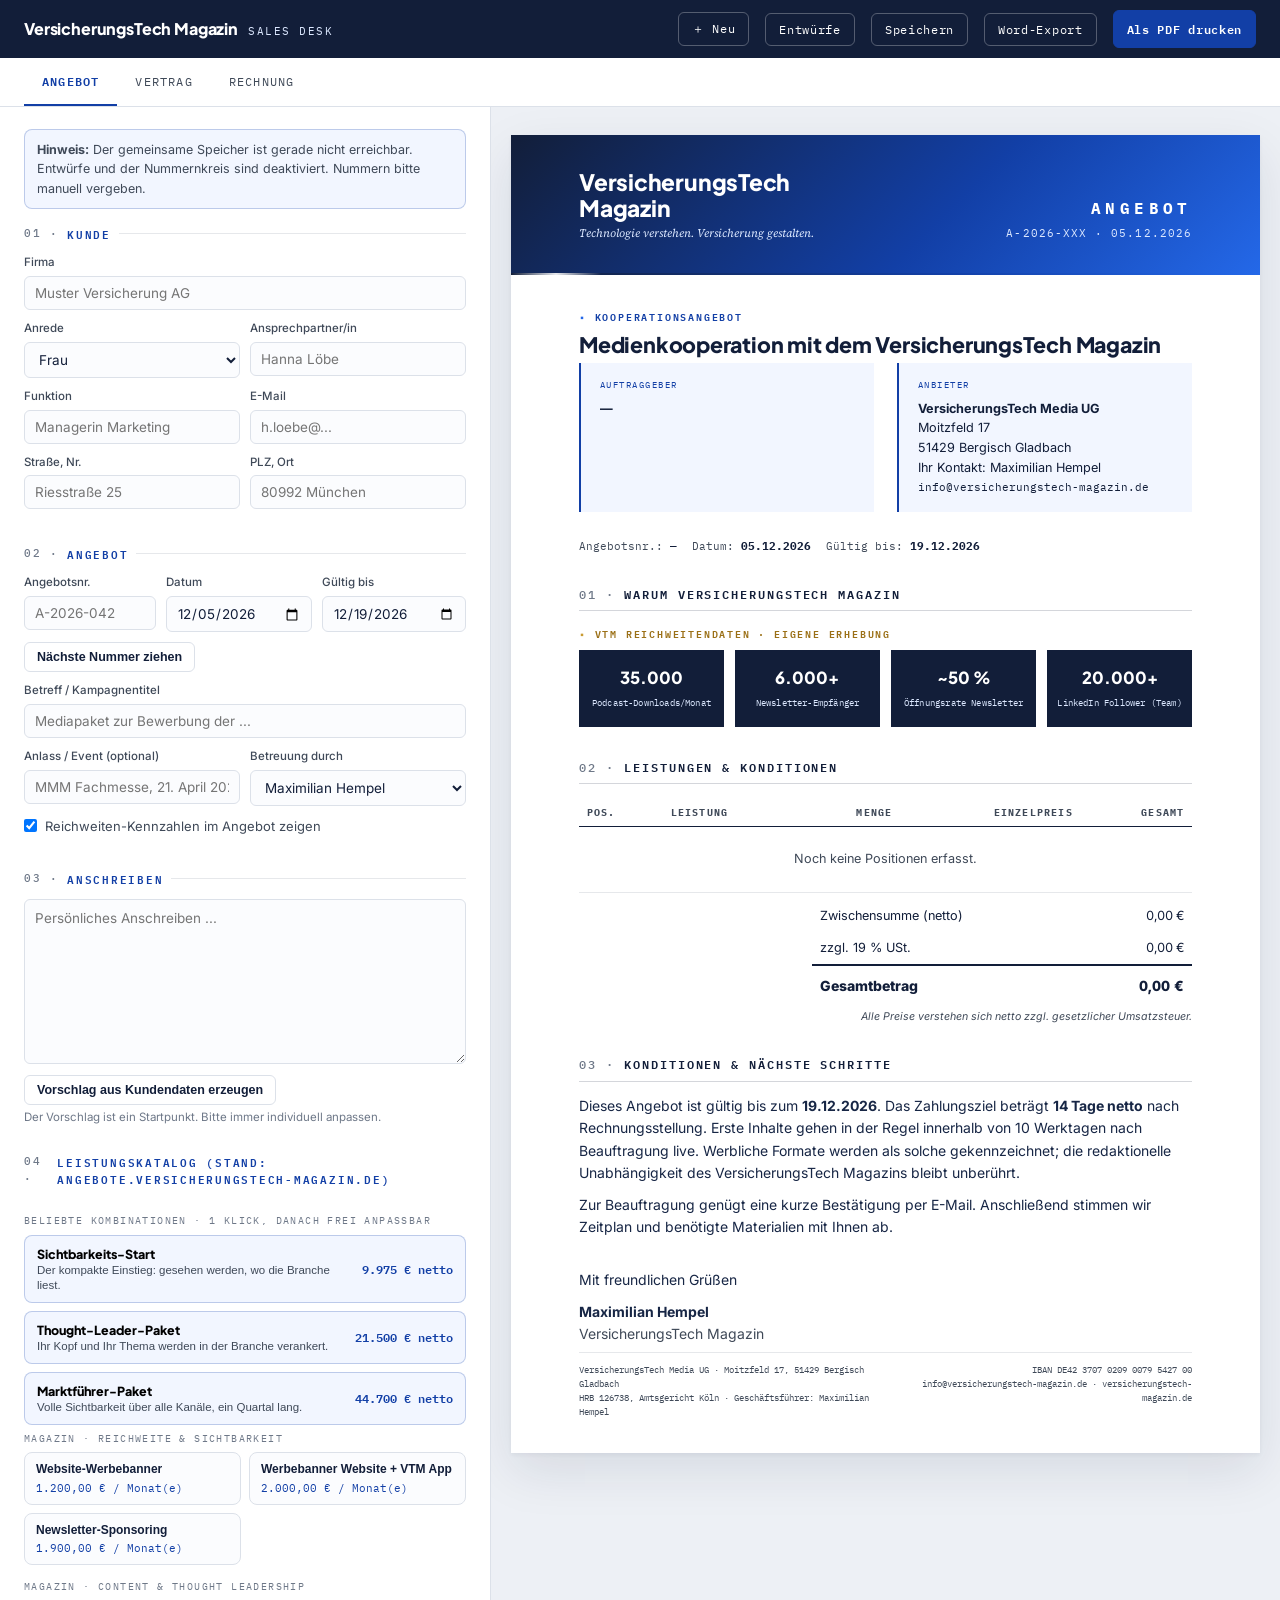
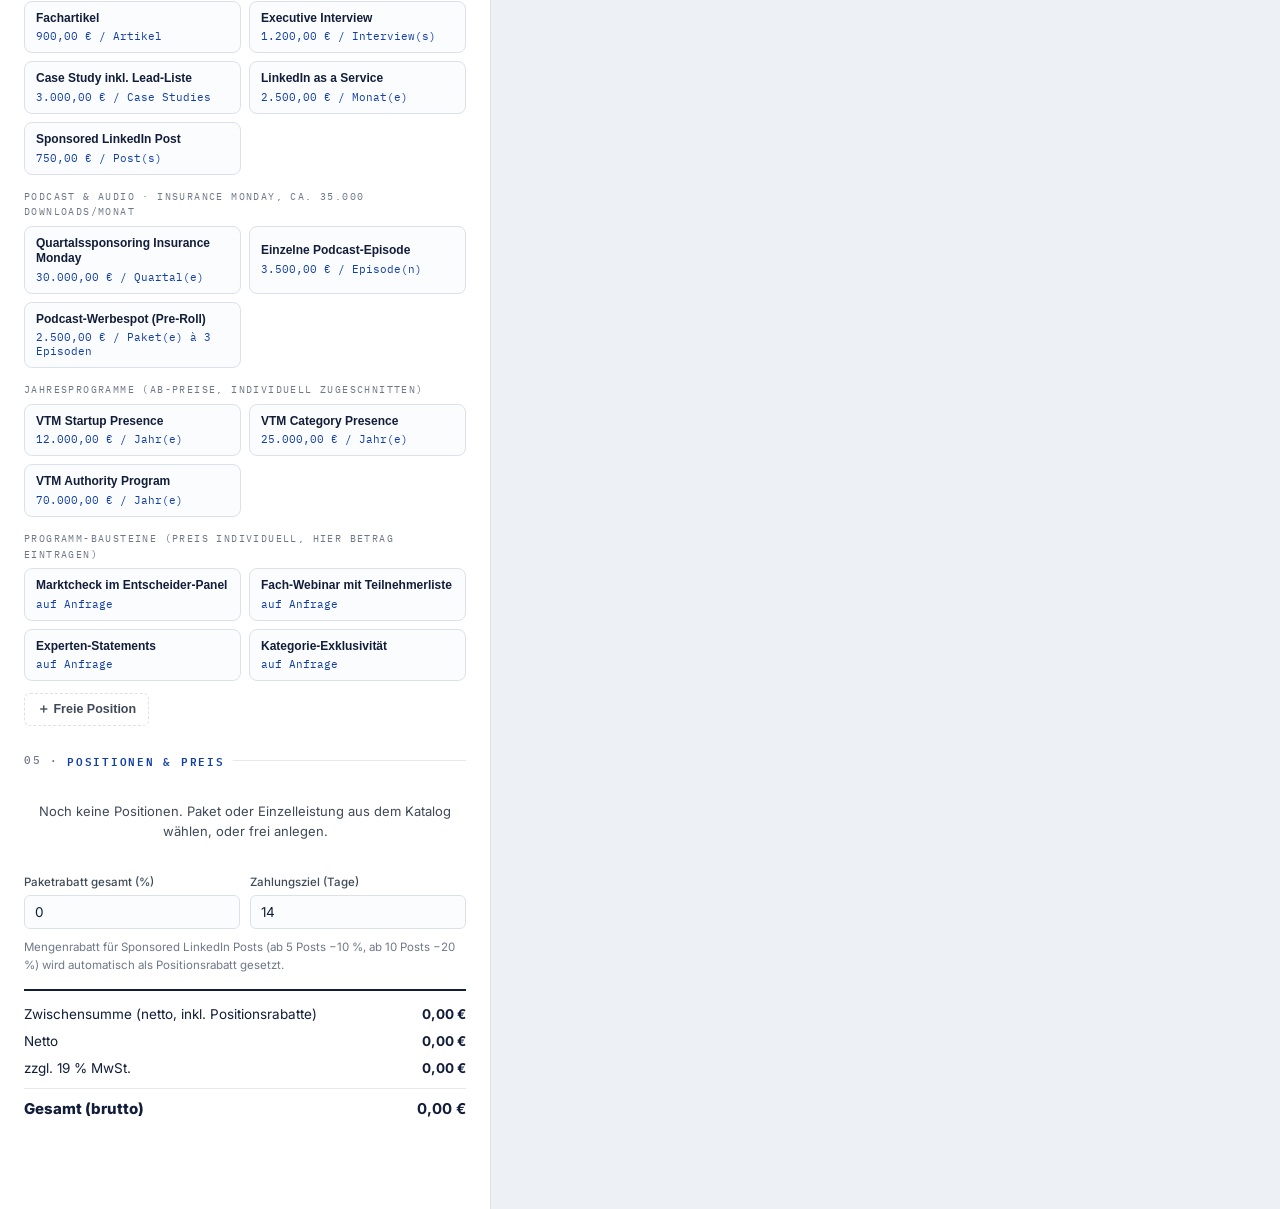
<file: vtm-sales-desk (1).html>
<!DOCTYPE html>
<html lang="de">
<head>
<meta charset="UTF-8">
<meta name="viewport" content="width=device-width, initial-scale=1.0">
<title>VTM Sales Desk – Angebote, Verträge &amp; Rechnungen</title>
<link rel="preconnect" href="https://fonts.googleapis.com">
<link href="https://fonts.googleapis.com/css2?family=Plus+Jakarta+Sans:wght@500;600;700;800&family=Inter:wght@400;500;600;700&family=Source+Serif+4:ital,opsz,wght@0,8..60,400;0,8..60,600;1,8..60,400&family=IBM+Plex+Mono:wght@400;500;600&display=swap" rel="stylesheet">
<style>
  /* =========================================================
     Design Tokens · VTM Brand Design System „Master Next"
     ========================================================= */
  :root{
    /* Primitive Farben */
    --c-cobalt-950:#121e39; --c-cobalt-900:#172645; --c-cobalt-800:#203255; --c-cobalt-700:#2c4065;
    --c-blue-800:#0e3387; --c-blue-700:#123fa6; --c-blue-600:#2468e8; --c-blue-500:#427ef0;
    --c-blue-100:#dce8ff; --c-blue-050:#f2f6ff;
    --c-brass-700:#9b7017; --c-brass-600:#b48220; --c-brass-500:#c99b32; --c-brass-300:#e4c36e; --c-brass-100:#f8edcf;
    --c-white:#ffffff; --c-paper:#fbfcfe; --c-paper-blue:#f7f9fd;
    --c-neutral-100:#edf0f5; --c-neutral-200:#dce1e9; --c-neutral-300:#c7ced9;
    --c-neutral-500:#6e7888; --c-neutral-700:#3f4958; --c-black:#080d18;
    --c-success:#17663a; --c-success-bg:#e8f6ee;
    --c-warning:#7a5200; --c-warning-bg:#fff3d2;
    --c-danger:#a52626; --c-danger-bg:#fdeaea;

    /* Semantik */
    --surface-page:var(--c-white); --surface-soft:var(--c-paper);
    --surface-muted:var(--c-paper-blue); --surface-dark:var(--c-cobalt-950);
    --text-primary:var(--c-cobalt-950); --text-secondary:var(--c-neutral-700);
    --text-muted:var(--c-neutral-500); --text-inverse:var(--c-white);
    --border-soft:rgb(18 30 57 / 0.10); --border-medium:rgb(18 30 57 / 0.18);
    --border-electric:rgb(18 63 166 / 0.24); --border-brass:rgb(155 112 23 / 0.26);
    --action:var(--c-blue-700); --action-hover:var(--c-blue-800);
    --action-soft:var(--c-blue-050); --focus:var(--c-blue-600);
    --research:var(--c-brass-700);

    /* Typografie */
    --font-display:"Plus Jakarta Sans","Aptos Display","Segoe UI",Arial,sans-serif;
    --font-body:"Inter","Aptos","Segoe UI",Arial,sans-serif;
    --font-editorial:"Source Serif 4","Iowan Old Style","Palatino Linotype",Georgia,serif;
    --font-mono:"IBM Plex Mono","SFMono-Regular",Consolas,"Liberation Mono",monospace;

    /* Layout */
    --radius-s:4px; --radius-m:6px; --radius-l:8px;
    --shadow-soft:0 1px 2px rgb(18 30 57 / .04),0 12px 32px rgb(18 30 57 / .055);
    --shadow-medium:0 2px 4px rgb(18 30 57 / .05),0 18px 48px rgb(18 30 57 / .10);
    --gradient-brand:linear-gradient(135deg,var(--c-cobalt-950) 0%,var(--c-blue-700) 58%,var(--c-blue-600) 100%);
    --gradient-signature:linear-gradient(135deg,var(--c-brass-300),var(--c-brass-500) 46%,var(--c-brass-700));
  }
  *{box-sizing:border-box;margin:0;padding:0}
  html,body{height:100%}
  body{font-family:var(--font-body);background:var(--surface-muted);color:var(--text-primary);font-size:14px;line-height:1.55}
  :focus-visible{outline:2px solid var(--focus);outline-offset:2px}

  /* ============ APP CHROME ============ */
  .topbar{background:var(--surface-dark);color:var(--text-inverse);display:flex;align-items:center;gap:16px;padding:0 24px;height:58px;position:sticky;top:0;z-index:50;flex-wrap:wrap}
  .topbar .brand{display:flex;align-items:baseline;gap:10px}
  .topbar .brand b{font-family:var(--font-display);font-weight:800;font-size:16px;letter-spacing:-.01em}
  .topbar .brand span{font-family:var(--font-mono);font-size:11px;color:var(--c-blue-100);letter-spacing:.14em;text-transform:uppercase}
  .topbar .spacer{flex:1}
  .topbar button{background:transparent;border:1px solid rgba(255,255,255,.28);color:#fff;font-family:var(--font-mono);font-size:11.5px;letter-spacing:.06em;padding:8px 13px;border-radius:var(--radius-m);cursor:pointer;transition:background .15s}
  .topbar button:hover{background:rgba(255,255,255,.12)}
  .topbar button.primary{background:var(--action);border-color:var(--action);color:#fff;font-weight:600}
  .topbar button.primary:hover{background:var(--action-hover);border-color:var(--action-hover)}

  .tabs{display:flex;gap:0;background:var(--surface-page);border-bottom:1px solid var(--c-neutral-200);padding:0 24px;position:sticky;top:58px;z-index:40}
  .tabs button{background:none;border:none;border-bottom:2.5px solid transparent;padding:13px 18px;font-family:var(--font-mono);font-size:12px;letter-spacing:.1em;text-transform:uppercase;color:var(--text-secondary);cursor:pointer}
  .tabs button.active{color:var(--action);border-bottom-color:var(--action);font-weight:600}

  .layout{display:grid;grid-template-columns:minmax(390px,490px) 1fr;gap:0;min-height:calc(100vh - 100px)}
  @media(max-width:980px){.layout{grid-template-columns:1fr}.previewpane{border-left:none;border-top:1px solid var(--c-neutral-200)}}

  /* ============ FORM PANE ============ */
  .formpane{padding:22px 24px 60px;background:var(--surface-page);overflow-y:auto}
  #form-angebot,#form-vertrag,#form-rechnung{counter-reset:leg}
  fieldset{border:none;margin-bottom:26px}
  legend{font-family:var(--font-mono);font-size:11px;letter-spacing:.16em;text-transform:uppercase;color:var(--action);font-weight:600;margin-bottom:12px;display:flex;align-items:center;gap:8px;width:100%}
  legend::before{counter-increment:leg;content:counter(leg,decimal-leading-zero) " ·";color:var(--text-muted);font-weight:500}
  legend::after{content:"";flex:1;height:1px;background:var(--border-soft)}
  .row{display:grid;grid-template-columns:1fr 1fr;gap:10px;margin-bottom:10px}
  .row.single{grid-template-columns:1fr}
  .row.thirds{grid-template-columns:1fr 1fr 1fr}
  label{display:block}
  label span{display:block;font-size:11.5px;color:var(--text-secondary);margin-bottom:4px;font-weight:500}
  input[type=text],input[type=email],input[type=date],input[type=number],select,textarea{
    width:100%;border:1px solid var(--c-neutral-200);border-radius:var(--radius-m);padding:8px 10px;font-family:var(--font-body);font-size:13.5px;color:var(--text-primary);background:var(--surface-soft);transition:border-color .15s}
  input:focus,select:focus,textarea:focus{outline:none;border-color:var(--action);background:#fff}
  textarea{resize:vertical;line-height:1.55}
  .hint{font-size:11.5px;color:var(--text-muted);margin-top:4px}
  .inline-actions{display:flex;gap:8px;flex-wrap:wrap;margin-top:6px}
  .btn{border:1px solid var(--c-neutral-200);background:#fff;color:var(--text-primary);font-size:12.5px;font-weight:600;padding:7px 12px;border-radius:var(--radius-m);cursor:pointer;transition:all .15s}
  .btn:hover{border-color:var(--action);color:var(--action)}
  .btn.ghost{border-style:dashed;color:var(--text-secondary)}
  .btn.danger{color:var(--c-danger)}
  .btn.danger:hover{border-color:var(--c-danger)}
  .btn.blue{background:var(--action);border-color:var(--action);color:#fff}
  .btn.blue:hover{background:var(--action-hover)}

  /* Katalog */
  .cat-group{font-family:var(--font-mono);font-size:10px;letter-spacing:.14em;text-transform:uppercase;color:var(--text-muted);margin:14px 0 6px}
  .cat-group:first-child{margin-top:0}
  .catalog{display:grid;grid-template-columns:1fr 1fr;gap:8px}
  .catalog button{text-align:left;border:1px solid var(--c-neutral-200);background:var(--surface-soft);border-radius:var(--radius-l);padding:9px 11px;cursor:pointer;transition:all .15s}
  .catalog button:hover{border-color:var(--border-electric);background:var(--action-soft)}
  .catalog b{display:block;font-size:12px;font-weight:700;color:var(--text-primary);line-height:1.3}
  .catalog em{display:block;font-style:normal;font-family:var(--font-mono);font-size:10.5px;color:var(--action);margin-top:3px}
  .bundles{display:grid;grid-template-columns:1fr;gap:8px;margin-bottom:6px}
  .bundles button{text-align:left;border:1px solid var(--border-electric);background:var(--action-soft);border-radius:var(--radius-l);padding:10px 12px;cursor:pointer;transition:all .15s;display:flex;justify-content:space-between;align-items:center;gap:10px}
  .bundles button:hover{background:#e9efff}
  .bundles .bn b{display:block;font-family:var(--font-display);font-size:12.5px;font-weight:800}
  .bundles .bn span{font-size:11.5px;color:var(--text-secondary)}
  .bundles .bp{font-family:var(--font-mono);font-size:12px;color:var(--action);font-weight:600;white-space:nowrap}

  /* Positionen */
  .pos{border:1px solid var(--c-neutral-200);border-radius:var(--radius-l);padding:12px;margin-bottom:10px;background:var(--surface-soft);position:relative}
  .pos .pos-head{display:grid;grid-template-columns:1fr 58px 92px 92px 62px 26px;gap:7px;align-items:end;margin-bottom:8px}
  .pos .del{border:none;background:none;color:var(--c-neutral-300);font-size:16px;cursor:pointer;line-height:1;padding:6px 0}
  .pos .del:hover{color:var(--c-danger)}
  .totals{border-top:2px solid var(--text-primary);margin-top:14px;padding-top:10px;font-size:13.5px}
  .totals .trow{display:flex;justify-content:space-between;padding:3px 0}
  .totals .trow.grand{font-weight:800;font-size:15px;border-top:1px solid var(--border-soft);margin-top:6px;padding-top:8px}
  .totals .trow .neg{color:var(--text-secondary)}

  .switch{display:flex;align-items:center;gap:8px;font-size:13px;color:var(--text-secondary);cursor:pointer;margin-bottom:8px}
  .switch input{width:auto}

  .notice{background:var(--action-soft);border:1px solid var(--border-electric);border-radius:var(--radius-l);padding:10px 12px;font-size:12.5px;color:var(--text-secondary);margin-bottom:16px}
  .notice.warn{background:var(--c-warning-bg);border-color:rgb(122 82 0 / .25)}
  .notice.warn b{color:var(--c-warning)}

  /* ============ PREVIEW PANE ============ */
  .previewpane{background:var(--c-neutral-100);border-left:1px solid var(--c-neutral-200);padding:28px 20px;overflow-y:auto;display:flex;flex-direction:column;align-items:center;gap:24px}
  .sheet{background:#fff;width:210mm;max-width:100%;min-height:296mm;box-shadow:var(--shadow-medium);padding:20mm 18mm 26mm;position:relative;font-size:10.5pt;color:var(--text-primary)}

  /* ---- Dokument-Typografie (Master Next) ---- */
  .doc-band{background:var(--surface-dark);background-image:var(--gradient-brand);color:#fff;margin:-20mm -18mm 0;padding:9mm 18mm 8mm;display:flex;justify-content:space-between;align-items:flex-end;print-color-adjust:exact;-webkit-print-color-adjust:exact}
  .doc-band .wordmark b{font-family:var(--font-display);font-size:17pt;font-weight:800;letter-spacing:-.01em;display:block;line-height:1.15}
  .doc-band .wordmark i{font-style:italic;font-size:8.5pt;color:var(--c-blue-100);font-family:var(--font-editorial)}
  .doc-band .doctype{text-align:right}
  .doc-band .doctype b{font-family:var(--font-mono);font-size:12pt;letter-spacing:.28em;color:#fff;display:block}
  .doc-band .doctype span{font-family:var(--font-mono);font-size:8pt;color:var(--c-blue-100);letter-spacing:.1em}

  /* Signature: Signal Line – eine Linie, ein seltener Lichtimpuls */
  .signal-line{height:2px;margin:0 -18mm 9mm;background:var(--gradient-brand);position:relative;overflow:hidden;print-color-adjust:exact;-webkit-print-color-adjust:exact}
  .signal-line::after{content:"";position:absolute;top:0;bottom:0;width:90px;background:linear-gradient(90deg,transparent,rgba(255,255,255,.9),transparent);animation:glint 14s ease-in-out infinite}
  @keyframes glint{0%{transform:translateX(-120px)}16%{transform:translateX(calc(210mm + 120px))}100%{transform:translateX(calc(210mm + 120px))}}
  @media (prefers-reduced-motion:reduce){.signal-line::after{animation:none;display:none}}

  .eyebrow{font-family:var(--font-mono);font-size:7.5pt;letter-spacing:.18em;text-transform:uppercase;color:var(--action);font-weight:600;margin-bottom:2mm}
  .eyebrow::before{content:"▪ ";color:var(--c-blue-600)}
  .eyebrow.research{color:var(--research)}
  .eyebrow.research::before{color:var(--c-brass-500)}
  .doc h1{font-family:var(--font-display);font-size:16pt;font-weight:800;letter-spacing:-.01em;margin-bottom:1.5mm;line-height:1.2}
  .doc .sub{color:var(--text-secondary);font-size:10pt;margin-bottom:6mm}
  .doc h2{font-family:var(--font-mono);font-size:9pt;letter-spacing:.16em;text-transform:uppercase;color:var(--text-primary);font-weight:600;border-bottom:1px solid var(--border-medium);padding-bottom:1.5mm;margin:8mm 0 3.5mm}
  .doc h2 .h2i{color:var(--text-muted);font-weight:500;margin-right:2.5mm}
  .doc p{margin-bottom:2.5mm;line-height:1.6;color:var(--c-cobalt-900)}
  .doc p.anschreiben{font-family:var(--font-editorial);font-size:10.5pt;line-height:1.7}
  .meta-grid{display:grid;grid-template-columns:1fr 1fr;gap:6mm;margin-bottom:7mm}
  .meta-box{background:var(--action-soft);padding:4mm 5mm;border-left:2.5px solid var(--action);print-color-adjust:exact;-webkit-print-color-adjust:exact}
  .meta-box .mb-label{font-family:var(--font-mono);font-size:7pt;letter-spacing:.16em;text-transform:uppercase;color:var(--action);margin-bottom:1.5mm}
  .meta-box div{font-size:9.5pt;line-height:1.55}
  .meta-line{display:flex;gap:4mm;flex-wrap:wrap;font-family:var(--font-mono);font-size:8pt;color:var(--text-secondary);margin-bottom:7mm}
  .meta-line b{color:var(--text-primary)}

  .kpis{display:grid;grid-template-columns:repeat(4,1fr);gap:3mm;margin:2mm 0 6mm}
  .kpi{background:var(--surface-dark);color:#fff;text-align:center;padding:4mm 2mm;print-color-adjust:exact;-webkit-print-color-adjust:exact}
  .kpi b{display:block;font-family:var(--font-display);font-size:12.5pt;font-weight:800;color:#fff}
  .kpi span{font-size:6.8pt;font-family:var(--font-mono);letter-spacing:.02em;color:var(--c-blue-100)}

  table.postable{width:100%;border-collapse:collapse;margin:3mm 0 2mm;font-size:9.5pt}
  table.postable th{font-family:var(--font-mono);font-size:7.5pt;letter-spacing:.12em;text-transform:uppercase;color:var(--text-secondary);text-align:left;border-bottom:1.5px solid var(--text-primary);padding:2mm 2mm 1.5mm}
  table.postable td{border-bottom:1px solid var(--border-soft);padding:2.5mm 2mm;vertical-align:top}
  table.postable .num{text-align:right;white-space:nowrap;font-variant-numeric:tabular-nums}
  table.postable .pt-title{font-weight:700}
  table.postable .pt-desc{color:var(--text-secondary);font-size:8.8pt;line-height:1.5;margin-top:1mm;white-space:pre-line}
  table.postable .pt-rab{font-size:7.8pt;color:var(--text-muted);margin-top:.5mm}
  .sumtable{width:62%;margin-left:auto;font-size:9.5pt;border-collapse:collapse}
  .sumtable td{padding:1.6mm 2mm}
  .sumtable .num{text-align:right;font-variant-numeric:tabular-nums}
  .sumtable tr.grand td{border-top:2px solid var(--text-primary);font-weight:800;font-size:10.5pt;padding-top:2.5mm}
  .taxnote{font-size:8pt;color:var(--text-secondary);text-align:right;margin-top:1.5mm;font-style:italic}

  .paybox{background:var(--action-soft);border-left:2.5px solid var(--action);padding:4mm 5mm;margin-top:6mm;font-size:9.5pt;line-height:1.6;print-color-adjust:exact;-webkit-print-color-adjust:exact}
  .paybox b{font-family:var(--font-mono);font-size:8.5pt}

  .sig-grid{display:grid;grid-template-columns:1fr 1fr;gap:12mm;margin-top:16mm}
  .sig-box{border-top:1px solid var(--text-primary);padding-top:2mm}
  .sig-box .sg-label{font-family:var(--font-mono);font-size:7pt;letter-spacing:.14em;text-transform:uppercase;color:var(--text-secondary)}
  .sig-box .sg-name{font-size:9.5pt;font-weight:600;margin-top:1mm}

  .doc-footer{position:absolute;bottom:9mm;left:18mm;right:18mm;border-top:1px solid var(--border-soft);padding-top:2.5mm;font-family:var(--font-mono);font-size:6.6pt;color:var(--text-secondary);display:flex;justify-content:space-between;gap:5mm;line-height:1.6}

  .contract-parties{margin:5mm 0 6mm;text-align:center}
  .contract-parties .party{font-size:10pt;line-height:1.55}
  .contract-parties .zw{font-family:var(--font-mono);font-size:8pt;letter-spacing:.14em;text-transform:uppercase;color:var(--text-secondary);margin:3mm 0}
  .doc .para{margin-bottom:4.5mm}
  .doc .para b.pnum{display:block;font-family:var(--font-mono);font-size:8.5pt;letter-spacing:.1em;color:var(--action);margin-bottom:1mm}

  /* ============ DRAFTS MODAL ============ */
  .modal-bg{position:fixed;inset:0;background:rgb(18 30 57 / .5);display:none;align-items:center;justify-content:center;z-index:100}
  .modal-bg.open{display:flex}
  .modal{background:#fff;border-radius:var(--radius-l);width:min(560px,92vw);max-height:80vh;overflow-y:auto;padding:22px;box-shadow:var(--shadow-medium)}
  .modal h3{font-family:var(--font-display);font-size:15px;font-weight:800;margin-bottom:14px}
  .draft-item{display:flex;justify-content:space-between;align-items:center;gap:10px;border:1px solid var(--c-neutral-200);border-radius:var(--radius-l);padding:10px 12px;margin-bottom:8px}
  .draft-item .di-main b{display:block;font-size:13px}
  .draft-item .di-main span{font-family:var(--font-mono);font-size:11px;color:var(--text-secondary)}
  .empty{color:var(--text-secondary);font-size:13px;text-align:center;padding:20px 0}

  .toast{position:fixed;bottom:22px;left:50%;transform:translateX(-50%);background:var(--surface-dark);color:#fff;font-size:13px;padding:10px 18px;border-radius:var(--radius-l);opacity:0;pointer-events:none;transition:opacity .25s;z-index:200}
  .toast.show{opacity:1}

  /* ============ PRINT ============ */
  @media print{
    body{background:#fff}
    .topbar,.tabs,.formpane,.modal-bg,.toast{display:none !important}
    .layout{display:block;min-height:auto}
    .previewpane{background:#fff;border:none;padding:0;display:block}
    .sheet{box-shadow:none;width:auto;min-height:auto;padding:0;margin:0}
    .doc-band{margin:0;padding:9mm 12mm 8mm}
    .signal-line{margin:0 0 9mm}
    .signal-line::after{display:none}
    .doc-footer{position:fixed;bottom:0;left:0;right:0}
    body.print-angebot #sheet-vertrag,body.print-angebot #sheet-rechnung{display:none !important}
    body.print-vertrag #sheet-angebot,body.print-vertrag #sheet-rechnung{display:none !important}
    body.print-rechnung #sheet-angebot,body.print-rechnung #sheet-vertrag{display:none !important}
    @page{size:A4;margin:16mm 16mm 22mm}
  }
</style>
</head>
<body>

<header class="topbar">
  <div class="brand"><b>VersicherungsTech Magazin</b><span>Sales Desk</span></div>
  <div class="spacer"></div>
  <button onclick="app.newDoc()">＋ Neu</button>
  <button onclick="app.openDrafts()">Entwürfe</button>
  <button onclick="app.saveDraft()">Speichern</button>
  <button onclick="app.exportWord()">Word-Export</button>
  <button class="primary" onclick="app.print()">Als PDF drucken</button>
</header>

<nav class="tabs">
  <button id="tab-angebot" class="active" onclick="app.setTab('angebot')">Angebot</button>
  <button id="tab-vertrag" onclick="app.setTab('vertrag')">Vertrag</button>
  <button id="tab-rechnung" onclick="app.setTab('rechnung')">Rechnung</button>
</nav>

<div class="layout">
  <!-- ================= FORM ================= -->
  <div class="formpane" id="formpane">

    <div class="notice" id="storage-note" style="display:none"></div>

    <!-- ===== ANGEBOT-FORMULAR ===== -->
    <div id="form-angebot">
      <fieldset>
        <legend>Kunde</legend>
        <div class="row">
          <label class="single" style="grid-column:1/-1"><span>Firma</span><input type="text" data-k="kunde.firma" placeholder="Muster Versicherung AG"></label>
        </div>
        <div class="row">
          <label><span>Anrede</span>
            <select data-k="kunde.anrede"><option>Frau</option><option>Herr</option><option value="">Neutral</option></select></label>
          <label><span>Ansprechpartner/in</span><input type="text" data-k="kunde.name" placeholder="Hanna Löbe"></label>
        </div>
        <div class="row">
          <label><span>Funktion</span><input type="text" data-k="kunde.funktion" placeholder="Managerin Marketing"></label>
          <label><span>E-Mail</span><input type="email" data-k="kunde.email" placeholder="h.loebe@..."></label>
        </div>
        <div class="row">
          <label><span>Straße, Nr.</span><input type="text" data-k="kunde.strasse" placeholder="Riesstraße 25"></label>
          <label><span>PLZ, Ort</span><input type="text" data-k="kunde.plzort" placeholder="80992 München"></label>
        </div>
      </fieldset>

      <fieldset>
        <legend>Angebot</legend>
        <div class="row thirds">
          <label><span>Angebotsnr.</span><input type="text" data-k="meta.nr" placeholder="A-2026-042"></label>
          <label><span>Datum</span><input type="date" data-k="meta.datum"></label>
          <label><span>Gültig bis</span><input type="date" data-k="meta.gueltig"></label>
        </div>
        <div class="inline-actions"><button class="btn" onclick="app.pullNumber('angebot')">Nächste Nummer ziehen</button></div>
        <div class="row" style="margin-top:10px">
          <label class="single" style="grid-column:1/-1"><span>Betreff / Kampagnentitel</span><input type="text" data-k="meta.betreff" placeholder="Mediapaket zur Bewerbung der ..."></label>
        </div>
        <div class="row">
          <label><span>Anlass / Event (optional)</span><input type="text" data-k="meta.anlass" placeholder="MMM Fachmesse, 21. April 2026"></label>
          <label><span>Betreuung durch</span>
            <select data-k="meta.betreuer">
              <option>Maximilian Hempel</option>
              <option>Maximilian Dahmen</option>
              <option>Lukas Härle</option>
              <option>Johannes Oberhofer</option>
              <option>Karl Heinz Passler</option>
            </select></label>
        </div>
        <label class="switch"><input type="checkbox" data-k="meta.kpi" checked> Reichweiten-Kennzahlen im Angebot zeigen</label>
      </fieldset>

      <fieldset>
        <legend>Anschreiben</legend>
        <textarea data-k="anschreiben" rows="7" placeholder="Persönliches Anschreiben ..."></textarea>
        <div class="inline-actions"><button class="btn" onclick="app.genAnschreiben()">Vorschlag aus Kundendaten erzeugen</button></div>
        <div class="hint">Der Vorschlag ist ein Startpunkt. Bitte immer individuell anpassen.</div>
      </fieldset>

      <fieldset>
        <legend>Leistungskatalog (Stand: angebote.versicherungstech-magazin.de)</legend>
        <div class="cat-group">Beliebte Kombinationen · 1 Klick, danach frei anpassbar</div>
        <div class="bundles" id="bundles"></div>
        <div id="catalog"></div>
        <div class="inline-actions" style="margin-top:12px"><button class="btn ghost" onclick="app.addPos()">＋ Freie Position</button></div>
      </fieldset>

      <fieldset>
        <legend>Positionen &amp; Preis</legend>
        <div id="poslist"></div>
        <div class="row" style="margin-top:12px">
          <label><span>Paketrabatt gesamt (%)</span><input type="number" min="0" max="100" step="0.5" data-k="rabatt"></label>
          <label><span>Zahlungsziel (Tage)</span><input type="number" min="0" step="1" data-k="zahlungsziel"></label>
        </div>
        <div class="hint" style="margin-bottom:8px">Mengenrabatt für Sponsored LinkedIn Posts (ab 5 Posts −10 %, ab 10 Posts −20 %) wird automatisch als Positionsrabatt gesetzt.</div>
        <div class="totals" id="totals"></div>
      </fieldset>
    </div>

    <!-- ===== VERTRAG-FORMULAR ===== -->
    <div id="form-vertrag" style="display:none">
      <div class="notice">Kundendaten, Angebotsbezug und Vergütung werden automatisch aus dem Angebot übernommen. Hier nur die vertragsspezifischen Punkte ergänzen.</div>
      <fieldset>
        <legend>Vertragsdaten</legend>
        <div class="row thirds">
          <label><span>Vertrags-Nr.</span><input type="text" data-k="vertrag.nr" placeholder="V-2026-018"></label>
          <label><span>Vertragsdatum</span><input type="date" data-k="vertrag.datum"></label>
          <label><span>Gerichtsstand</span><input type="text" data-k="vertrag.gerichtsstand"></label>
        </div>
        <div class="inline-actions"><button class="btn" onclick="app.pullNumber('vertrag')">Nächste Nummer ziehen</button></div>
      </fieldset>
      <fieldset>
        <legend>Laufzeit &amp; Kündigung</legend>
        <div class="row">
          <label><span>Beginn</span><input type="date" data-k="vertrag.beginn"></label>
          <label><span>Ende</span><input type="date" data-k="vertrag.ende"></label>
        </div>
        <div class="row single">
          <label><span>Kündigungsfrist</span><input type="text" data-k="vertrag.kuendigung" placeholder="drei Monate zum Laufzeitende"></label>
        </div>
      </fieldset>
      <fieldset>
        <legend>Ergänzende Regelungen (optional)</legend>
        <textarea data-k="vertrag.zusatz" rows="4" placeholder="z. B. Freigabeprozesse, Materiallieferung, Reporting-Turnus ..."></textarea>
      </fieldset>
      <div class="notice warn"><b>Hinweis:</b> Dieses Dokument ist ein Vertragsentwurf auf Basis der VTM-Standardvorlage. Vor Versand an den Kunden gilt die interne Freigabe durch die Geschäftsführung; bei Abweichungen von der Standardvorlage zusätzlich rechtliche Prüfung.</div>
    </div>

    <!-- ===== RECHNUNG-FORMULAR ===== -->
    <div id="form-rechnung" style="display:none">
      <div class="notice">Empfänger und Positionen werden aus dem Angebot übernommen. Rechnungsnummernkreis: VTM-JJJJ-NNNN (fortlaufend mit den bestehenden Rechnungen).</div>
      <fieldset>
        <legend>Rechnungsdaten</legend>
        <div class="row">
          <label><span>Rechnungsnr.</span><input type="text" data-k="rechnung.nr" placeholder="VTM-2026-0028"></label>
          <label><span>Rechnungsdatum</span><input type="date" data-k="rechnung.datum"></label>
        </div>
        <div class="inline-actions"><button class="btn" onclick="app.pullNumber('rechnung')">Nächste Nummer ziehen</button></div>
        <div class="row" style="margin-top:10px">
          <label><span>Leistungszeitraum von</span><input type="date" data-k="rechnung.von"></label>
          <label><span>Leistungszeitraum bis</span><input type="date" data-k="rechnung.bis"></label>
        </div>
        <div class="row single">
          <label><span>Bezug (optional, z. B. Angebots- oder Vertragsnummer)</span><input type="text" data-k="rechnung.bezug" placeholder="wird sonst automatisch aus dem Angebot übernommen"></label>
        </div>
        <div class="hint">Fälligkeitsdatum wird aus Rechnungsdatum + Zahlungsziel (Reiter Angebot) berechnet.</div>
      </fieldset>
      <div class="notice warn"><b>Interner Hinweis (nicht auf der Rechnung):</b> USt-Ausweis 19 % entspricht der aktuellen Praxis. Die Abgrenzung zur Kleinunternehmerregelung nach § 19 UStG ist beim Steuerberater in Klärung. Bis zur Klärung Rechnungen nur nach Rücksprache mit der Geschäftsführung versenden.</div>
    </div>
  </div>

  <!-- ================= PREVIEW ================= -->
  <div class="previewpane">
    <div class="sheet doc" id="sheet-angebot"></div>
    <div class="sheet doc" id="sheet-vertrag" style="display:none"></div>
    <div class="sheet doc" id="sheet-rechnung" style="display:none"></div>
  </div>
</div>

<!-- Entwürfe-Modal -->
<div class="modal-bg" id="drafts-modal">
  <div class="modal">
    <h3>Gespeicherte Entwürfe</h3>
    <div id="drafts-list"></div>
    <div class="inline-actions" style="justify-content:flex-end;margin-top:12px">
      <button class="btn" onclick="app.closeDrafts()">Schließen</button>
    </div>
  </div>
</div>

<div class="toast" id="toast"></div>

<script>
/* =========================================================
   VTM Sales Desk v3 · Master Next
   Stammdaten, Live-Katalog (angebote.versicherungstech-magazin.de),
   Dokumentlogik, Word-Export, Rechnungsmodul
   ========================================================= */
const FIRMA = {
  name: "VersicherungsTech Media UG (haftungsbeschränkt)",
  kurz: "VersicherungsTech Media UG",
  strasse: "Moitzfeld 17",
  plzort: "51429 Bergisch Gladbach",
  hrb: "HRB 126738, Amtsgericht Köln",
  gf: "Maximilian Hempel",
  iban: "DE42 3707 0209 0079 5427 00",
  stnr: "204/5723/2832",
  mail: "info@versicherungstech-magazin.de",
  web: "versicherungstech-magazin.de"
};

/* ---------- Katalog: Stand angebote.versicherungstech-magazin.de ---------- */
const KATALOG = [
  { group:"Magazin · Reichweite & Sichtbarkeit", items:[
    { id:"banner", t:"Website-Werbebanner", p:1200, e:"Monat(e)",
      d:"Ihr Banner auf allen Seiten von versicherungstech-magazin.de\nDauerhaft präsent im redaktionellen Umfeld\nReporting zu Impressionen und Klicks" },
    { id:"bannerApp", t:"Werbebanner Website + VTM App", p:2000, e:"Monat(e)",
      d:"Ihr Banner auf allen Webseiten und zusätzlich in der VTM App\nDirekt auf dem Startbildschirm der Entscheider\nReporting zu Impressionen und Klicks" },
    { id:"newsletter", t:"Newsletter-Sponsoring", p:1900, e:"Monat(e)",
      d:"Exklusive Präsenz im VTM Briefing\n6.000+ Empfänger, rund 50 % Öffnungsrate\nDirekt im Posteingang der Branche" }
  ]},
  { group:"Magazin · Content & Thought Leadership", items:[
    { id:"fachartikel", t:"Fachartikel", p:900, e:"Artikel",
      d:"Von der Redaktion geschriebener Fachbeitrag zu Ihrem Thema\nVeröffentlichung auf Website und in der VTM App\nAnteaser im Newsletter, Kennzeichnung als Sponsored Content" },
    { id:"interview", t:"Executive Interview", p:1200, e:"Interview(s)",
      d:"Ihre Führungskraft im redaktionellen Interview\nPositionierung über Person und Haltung statt Werbebotschaft" },
    { id:"caseStudy", t:"Case Study inkl. Lead-Liste", p:3000, e:"Case Studies",
      d:"Ihr Kundenprojekt als Erfolgsgeschichte\nInklusive Kontaktliste aller Interessenten, die den Bericht angefordert haben" },
    { id:"liaas", t:"LinkedIn as a Service", p:2500, e:"Monat(e)",
      d:"4 fertige LinkedIn-Beiträge pro Monat für die Profile Ihrer Vertriebs- und Führungskräfte\nExperten-Sichtbarkeit zu relevanten Versicherungsthemen" },
    { id:"liPost", t:"Sponsored LinkedIn Post", p:750, e:"Post(s)", rule:"li",
      d:"Ihr Beitrag über den VTM-Kanal, wo die Branche täglich mitliest\nMengenrabatt: ab 5 Posts −10 %, ab 10 Posts −20 %" }
  ]},
  { group:"Podcast & Audio · Insurance Monday, ca. 35.000 Downloads/Monat", items:[
    { id:"quartal", t:"Quartalssponsoring Insurance Monday", p:30000, e:"Quartal(e)",
      d:"3 komplette Podcast-Episoden zu Ihrem Thema\nBewerbung auf LinkedIn und allen gängigen Podcast-Plattformen\nProduktion Ihres Audio-Werbespots + Ausspielung in 30 weiteren Episoden (Mid-Roll)\nOffizielle Nennung als Sponsor auf allen Materialien" },
    { id:"podcastEp", t:"Einzelne Podcast-Episode", p:3500, e:"Episode(n)",
      d:"Ihr Experte im Gespräch bei Insurance Monday\nEine ganze Folge zu Ihrem Thema, erzählt an echten Fällen aus der Praxis" },
    { id:"preroll", t:"Podcast-Werbespot (Pre-Roll)", p:2500, e:"Paket(e) à 3 Episoden",
      d:"Ihr Werbespot am Anfang von drei Episoden\nDort, wo die Aufmerksamkeit am höchsten ist" }
  ]},
  { group:"Jahresprogramme (ab-Preise, individuell zugeschnitten)", items:[
    { id:"progStartup", t:"VTM Startup Presence", p:12000, e:"Jahr(e)",
      d:"1× Podcast-Episode bei Insurance Monday\n2× Fachartikel\n1× Gründerinterview oder Startup-Porträt\n12× LinkedIn-Post über den VTM-Kanal (1× pro Monat)\nMonatlich zahlbar" },
    { id:"progCategory", t:"VTM Category Presence", p:25000, e:"Jahr(e)",
      d:"Positionierungs-Workshop zum Start\n2× Podcast-Folge bei Insurance Monday\n12 Monate Werbebanner- und Newsletter-Präsenz in Ihrer Kategorie\n2× Executive Interview\n1× Deep-Dive-Webinar, moderiert vom VTM\n„sponsored by“-Logo auf allen Inhalten Ihrer Kategorie, 12 Monate" },
    { id:"progAuthority", t:"VTM Authority Program", p:70000, e:"Jahr(e)",
      d:"Quartalsweiser Workshop zur Markenpositionierung\n4× Podcast-Folge bei Insurance Monday\n12 Monate Banner auf VTM-Startseite und in der App\n4× große Fachinhalte (z. B. Studie, Whitepaper, Case Study)\n2× Deep-Dive-Webinar, moderiert vom VTM\nSponsorslot, Tickets und Ausstellerpaket beim Hamburger Insurance Innovation Day\n12 Monate LinkedIn as a Service für einen Mitarbeiter" }
  ]},
  { group:"Programm-Bausteine (Preis individuell, hier Betrag eintragen)", items:[
    { id:"marktcheck", t:"Marktcheck im Entscheider-Panel", p:0, e:"pauschal",
      d:"Befragung des VTM-Netzwerks aus Führungskräften der Versicherungsbranche zu Ihrem Thema\nErgebnis: eine zitierfähige Zahl für Presse und Vertrieb" },
    { id:"webinar", t:"Fach-Webinar mit Teilnehmerliste", p:0, e:"pauschal",
      d:"45 Minuten unter VTM-Flagge: Moderation durch das VTM, Ihr Experte zeigt die Lösung an einem konkreten Fall\nKomplette Anmeldeliste für Ihren Vertrieb" },
    { id:"statements", t:"Experten-Statements", p:0, e:"pauschal",
      d:"Kurze Zitate und Einschätzungen Ihres Experten in der laufenden VTM-Berichterstattung" },
    { id:"exklusiv", t:"Kategorie-Exklusivität", p:0, e:"pauschal",
      d:"In Ihrer Kategorie tritt kein weiterer Werbepartner im VTM auf" }
  ]}
];
const KAT_INDEX = {};
KATALOG.forEach(g=>g.items.forEach(it=>KAT_INDEX[it.id]=it));

const BUNDLES = [
  { name:"Sichtbarkeits-Start", sub:"Der kompakte Einstieg: gesehen werden, wo die Branche liest.", price:"9.975 € netto",
    items:[["fachartikel",1],["newsletter",3],["liPost",5]] },
  { name:"Thought-Leader-Paket", sub:"Ihr Kopf und Ihr Thema werden in der Branche verankert.", price:"21.500 € netto",
    items:[["podcastEp",1],["interview",1],["fachartikel",2],["liaas",6]] },
  { name:"Marktführer-Paket", sub:"Volle Sichtbarkeit über alle Kanäle, ein Quartal lang.", price:"44.700 € netto",
    items:[["quartal",1],["newsletter",3],["bannerApp",3],["caseStudy",1]] }
];

const VAT = 0.19;
const fmtEUR = v => new Intl.NumberFormat("de-DE",{style:"currency",currency:"EUR"}).format(v||0);
const fmtDate = iso => { if(!iso) return "—"; const [y,m,d]=iso.split("-"); return `${d}.${m}.${y}`; };
const addDays = (iso,n) => { if(!iso) return ""; const d=new Date(iso); d.setDate(d.getDate()+(n||0)); return d.toISOString().slice(0,10); };
const esc = s => (s===undefined||s===null?"":String(s)).replace(/&/g,"&amp;").replace(/</g,"&lt;").replace(/>/g,"&gt;");
const nl = s => esc(s).replace(/\n/g,"<br>");

function emptyState(){
  const today = new Date(), plus14 = new Date(Date.now()+14*864e5);
  const iso = d => d.toISOString().slice(0,10);
  return {
    kunde:{firma:"",anrede:"Frau",name:"",funktion:"",email:"",strasse:"",plzort:""},
    meta:{nr:"",datum:iso(today),gueltig:iso(plus14),betreff:"",anlass:"",betreuer:"Maximilian Hempel",kpi:true},
    anschreiben:"",
    positionen:[],
    rabatt:0, zahlungsziel:14,
    vertrag:{nr:"",datum:iso(today),beginn:"",ende:"",kuendigung:"drei Monate zum Laufzeitende",gerichtsstand:"Köln",zusatz:""},
    rechnung:{nr:"",datum:iso(today),von:"",bis:"",bezug:""},
    _id:null, _saved:null
  };
}

/* Mengenrabatt-Regel Sponsored LinkedIn Post */
function liRabatt(menge){ return menge>=10?20:(menge>=5?10:0); }
function lineNet(p){ return (p.menge||0)*(p.preis||0)*(1-(p.rab||0)/100); }

const app = {
  s: emptyState(),
  tab: "angebot",
  storageOk: null,

  /* ---------- Init ---------- */
  async init(){
    this.renderCatalog();
    this.bindInputs();
    this.pushToInputs();
    this.renderAll();
    this.storageOk = await this.probeStorage();
    if(!this.storageOk){
      const n = document.getElementById("storage-note");
      n.style.display="block";
      n.innerHTML = "<b>Hinweis:</b> Der gemeinsame Speicher ist gerade nicht erreichbar. Entwürfe und der Nummernkreis sind deaktiviert. Nummern bitte manuell vergeben.";
    }
  },
  async probeStorage(){
    try{ if(!window.storage) return false;
      await window.storage.set("vtmsd-ping","1",true); return true;
    }catch(e){ return false; }
  },

  /* ---------- Data binding ---------- */
  bindInputs(){
    document.querySelectorAll("[data-k]").forEach(el=>{
      const ev = (el.tagName==="SELECT"||el.type==="checkbox"||el.type==="date") ? "change":"input";
      el.addEventListener(ev, ()=>{
        const path = el.getAttribute("data-k").split(".");
        let ref=this.s;
        for(let i=0;i<path.length-1;i++) ref=ref[path[i]];
        const key=path[path.length-1];
        if(el.type==="checkbox") ref[key]=el.checked;
        else if(el.type==="number") ref[key]=parseFloat(el.value)||0;
        else ref[key]=el.value;
        this.renderAll();
      });
    });
  },
  pushToInputs(){
    document.querySelectorAll("[data-k]").forEach(el=>{
      const path = el.getAttribute("data-k").split(".");
      let v=this.s;
      for(const p of path){ v = (v||{})[p]; }
      if(el.type==="checkbox") el.checked=!!v;
      else el.value = (v===undefined||v===null)?"":v;
    });
  },

  /* ---------- Tabs ---------- */
  setTab(t){
    this.tab=t;
    ["angebot","vertrag","rechnung"].forEach(x=>{
      document.getElementById("tab-"+x).classList.toggle("active",t===x);
      document.getElementById("form-"+x).style.display = t===x?"":"none";
      document.getElementById("sheet-"+x).style.display = t===x?"":"none";
    });
    this.renderAll();
  },

  /* ---------- Katalog, Bundles, Positionen ---------- */
  renderCatalog(){
    document.getElementById("bundles").innerHTML = BUNDLES.map((b,i)=>`
      <button onclick="app.addBundle(${i})">
        <span class="bn"><b>${esc(b.name)}</b><span>${esc(b.sub)}</span></span>
        <span class="bp">${esc(b.price)}</span>
      </button>`).join("");
    document.getElementById("catalog").innerHTML = KATALOG.map((g,gi)=>`
      <div class="cat-group">${esc(g.group)}</div>
      <div class="catalog">${g.items.map((k,i)=>
        `<button onclick="app.addFromCatalog(${gi},${i})"><b>${esc(k.t)}</b><em>${k.p>0?fmtEUR(k.p)+" / "+esc(k.e):"auf Anfrage"}</em></button>`
      ).join("")}</div>`).join("");
  },
  makePos(k,qty){
    const menge = qty||1;
    const rab = k.rule==="li" ? liRabatt(menge) : 0;
    return {titel:k.t, beschr:k.d, menge, einheit:k.e, preis:k.p, rab, _rule:k.rule||""};
  },
  addFromCatalog(gi,i){
    const k=KATALOG[gi].items[i];
    this.s.positionen.push(this.makePos(k,1));
    this.renderAll(); this.toast("Position hinzugefügt");
  },
  addBundle(i){
    const b=BUNDLES[i];
    b.items.forEach(([id,qty])=>{
      const k=KAT_INDEX[id];
      if(k) this.s.positionen.push(this.makePos(k,qty));
    });
    if(!this.s.meta.betreff) { this.s.meta.betreff = b.name; this.pushToInputs(); }
    this.renderAll(); this.toast(`Paket „${b.name}" übernommen`);
  },
  addPos(){
    this.s.positionen.push({titel:"", beschr:"", menge:1, einheit:"pauschal", preis:0, rab:0, _rule:""});
    this.renderAll();
  },
  delPos(i){ this.s.positionen.splice(i,1); this.renderAll(); },
  updPos(i,field,val){
    const p=this.s.positionen[i];
    if(field==="menge"||field==="preis"||field==="rab") p[field]=parseFloat(val)||0;
    else p[field]=val;
    if(field==="menge" && p._rule==="li"){
      p.rab = liRabatt(p.menge);
      const rabEl = document.getElementById("pos-rab-"+i);
      if(rabEl) rabEl.value = p.rab;
    }
    this.renderPreview(); this.renderTotals();
  },

  renderPositions(){
    const host=document.getElementById("poslist");
    if(!this.s.positionen.length){
      host.innerHTML = `<div class="empty">Noch keine Positionen. Paket oder Einzelleistung aus dem Katalog wählen, oder frei anlegen.</div>`;
      return;
    }
    host.innerHTML = this.s.positionen.map((p,i)=>`
      <div class="pos">
        <div class="pos-head">
          <label><span>Leistung</span><input type="text" value="${esc(p.titel)}" oninput="app.updPos(${i},'titel',this.value)"></label>
          <label><span>Menge</span><input type="number" min="0" step="1" value="${p.menge}" oninput="app.updPos(${i},'menge',this.value)"></label>
          <label><span>Einheit</span><input type="text" value="${esc(p.einheit)}" oninput="app.updPos(${i},'einheit',this.value)"></label>
          <label><span>Einzelpreis €</span><input type="number" min="0" step="50" value="${p.preis}" oninput="app.updPos(${i},'preis',this.value)"></label>
          <label><span>Rabatt %</span><input type="number" id="pos-rab-${i}" min="0" max="100" step="1" value="${p.rab||0}" oninput="app.updPos(${i},'rab',this.value)"></label>
          <button class="del" title="Position entfernen" onclick="app.delPos(${i})">✕</button>
        </div>
        <label><span>Beschreibung (eine Zeile je Leistungsbestandteil)</span>
          <textarea rows="3" oninput="app.updPos(${i},'beschr',this.value)">${esc(p.beschr)}</textarea></label>
      </div>`).join("");
  },

  calc(){
    const netto = this.s.positionen.reduce((a,p)=>a+lineNet(p),0);
    const rabatt = netto*(this.s.rabatt||0)/100;
    const nettoR = netto-rabatt;
    const mwst = nettoR*VAT;
    return {netto,rabatt,nettoR,mwst,brutto:nettoR+mwst};
  },
  renderTotals(){
    const c=this.calc();
    document.getElementById("totals").innerHTML = `
      <div class="trow"><span>Zwischensumme (netto, inkl. Positionsrabatte)</span><b>${fmtEUR(c.netto)}</b></div>
      ${c.rabatt>0?`<div class="trow"><span>Paketrabatt (${(this.s.rabatt||0).toLocaleString("de-DE")} %)</span><b class="neg">− ${fmtEUR(c.rabatt)}</b></div>`:""}
      <div class="trow"><span>Netto</span><b>${fmtEUR(c.nettoR)}</b></div>
      <div class="trow"><span>zzgl. 19 % MwSt.</span><b>${fmtEUR(c.mwst)}</b></div>
      <div class="trow grand"><span>Gesamt (brutto)</span><b>${fmtEUR(c.brutto)}</b></div>`;
  },

  /* ---------- Anschreiben ---------- */
  genAnschreiben(){
    const k=this.s.kunde, m=this.s.meta;
    const anredeZeile = k.anrede==="Frau" ? `Sehr geehrte Frau ${lastName(k.name)},`
                     : k.anrede==="Herr" ? `Sehr geehrter Herr ${lastName(k.name)},`
                     : `Guten Tag ${k.name||""},`.replace(" ,",",");
    const anlass = m.anlass ? ` rund um ${m.anlass}` : "";
    this.s.anschreiben =
`${anredeZeile}

vielen Dank für Ihr Interesse an einer Zusammenarbeit mit dem VersicherungsTech Magazin. Unsere Leserinnen und Leser sind IT- und Innovationsverantwortliche, Vorstände und Fachbereichsleitungen von Versicherungsunternehmen in der DACH-Region. Genau diese Zielgruppe erreichen Sie mit den nachfolgend zusammengestellten Maßnahmen${anlass}.

Das Angebot ist modular aufgebaut. Einzelne Positionen lassen sich jederzeit anpassen oder kombinieren. Erste Inhalte gehen in der Regel innerhalb von 10 Werktagen nach Beauftragung live. Gerne besprechen wir die Details in einem kurzen Abstimmungscall.`;
    this.pushToInputs(); this.renderAll();
  },

  /* ---------- Nummernkreis (shared storage) ---------- */
  async pullNumber(kind){
    const year = new Date().getFullYear();
    if(!this.storageOk){ this.toast("Speicher nicht verfügbar. Nummer bitte manuell vergeben."); return; }
    const key = `vtmsd-counter-${kind}-${year}`;
    let cur = null;
    try{ const r = await window.storage.get(key,true); cur = r?parseInt(r.value,10):null; }catch(e){ cur=null; }
    /* Startwerte gemäß letzter bekannter Belege: A-2026-041, V-2026-017, VTM-2026-0027 */
    if(cur===null||isNaN(cur)) cur = kind==="angebot"?41:(kind==="vertrag"?17:27);
    const next = cur+1;
    try{ await window.storage.set(key,String(next),true); }
    catch(e){ this.toast("Nummer konnte nicht reserviert werden"); return; }
    let nr;
    if(kind==="angebot"){ nr=`A-${year}-${String(next).padStart(3,"0")}`; this.s.meta.nr=nr; }
    else if(kind==="vertrag"){ nr=`V-${year}-${String(next).padStart(3,"0")}`; this.s.vertrag.nr=nr; }
    else { nr=`VTM-${year}-${String(next).padStart(4,"0")}`; this.s.rechnung.nr=nr; }
    this.pushToInputs(); this.renderAll();
    this.toast(`Nummer ${nr} reserviert`);
  },

  /* ---------- Entwürfe (shared storage) ---------- */
  async saveDraft(){
    if(!this.storageOk){ this.toast("Speicher nicht verfügbar"); return; }
    if(!this.s._id) this.s._id = "d"+Date.now().toString(36);
    this.s._saved = new Date().toISOString();
    try{
      const r = await window.storage.get("vtmsd-drafts",true).catch(()=>null);
      const list = r?JSON.parse(r.value):[];
      const idx = list.findIndex(d=>d._id===this.s._id);
      const slim = JSON.parse(JSON.stringify(this.s));
      if(idx>=0) list[idx]=slim; else list.unshift(slim);
      await window.storage.set("vtmsd-drafts",JSON.stringify(list.slice(0,40)),true);
      this.toast("Entwurf gespeichert (für das Team sichtbar)");
    }catch(e){ this.toast("Speichern fehlgeschlagen"); }
  },
  async openDrafts(){
    const host=document.getElementById("drafts-list");
    document.getElementById("drafts-modal").classList.add("open");
    if(!this.storageOk){ host.innerHTML=`<div class="empty">Speicher nicht verfügbar.</div>`; return; }
    host.innerHTML=`<div class="empty">Lade ...</div>`;
    let list=[];
    try{ const r=await window.storage.get("vtmsd-drafts",true); list=r?JSON.parse(r.value):[]; }catch(e){ list=[]; }
    if(!list.length){ host.innerHTML=`<div class="empty">Noch keine Entwürfe gespeichert.</div>`; return; }
    host.innerHTML = list.map(d=>`
      <div class="draft-item">
        <div class="di-main">
          <b>${esc(d.kunde.firma||"(ohne Firma)")} ${d.meta.nr?("· "+esc(d.meta.nr)):""}</b>
          <span>${esc(d.meta.betreff||"")} · gespeichert ${fmtDate((d._saved||"").slice(0,10))}</span>
        </div>
        <div class="inline-actions">
          <button class="btn blue" onclick='app.loadDraft("${d._id}")'>Öffnen</button>
          <button class="btn danger" onclick='app.deleteDraft("${d._id}")'>Löschen</button>
        </div>
      </div>`).join("");
  },
  async loadDraft(id){
    try{
      const r=await window.storage.get("vtmsd-drafts",true);
      const list=r?JSON.parse(r.value):[];
      const d=list.find(x=>x._id===id);
      if(d){
        const base=emptyState();
        this.s = Object.assign(base, d);
        this.s.rechnung = Object.assign(base.rechnung, d.rechnung||{});
        this.pushToInputs(); this.renderAll(); this.closeDrafts(); this.toast("Entwurf geladen");
      }
    }catch(e){ this.toast("Laden fehlgeschlagen"); }
  },
  async deleteDraft(id){
    if(!confirm("Diesen Entwurf endgültig löschen?")) return;
    try{
      const r=await window.storage.get("vtmsd-drafts",true);
      let list=r?JSON.parse(r.value):[];
      list=list.filter(x=>x._id!==id);
      await window.storage.set("vtmsd-drafts",JSON.stringify(list),true);
      this.openDrafts();
    }catch(e){ this.toast("Löschen fehlgeschlagen"); }
  },
  closeDrafts(){ document.getElementById("drafts-modal").classList.remove("open"); },

  newDoc(){
    if(this.s.positionen.length||this.s.kunde.firma){
      if(!confirm("Neues Dokument beginnen? Nicht gespeicherte Änderungen gehen verloren.")) return;
    }
    this.s = emptyState(); this.pushToInputs(); this.renderAll(); this.setTab("angebot");
  },

  /* ---------- Gemeinsame Bausteine ---------- */
  band(doctype, nr, datum){
    return `<div class="doc-band">
        <div class="wordmark"><b>VersicherungsTech<br>Magazin</b><i>Technologie verstehen. Versicherung gestalten.</i></div>
        <div class="doctype"><b>${doctype}</b><span>${esc(nr)||"—"} · ${fmtDate(datum)}</span></div>
      </div>
      <div class="signal-line" aria-hidden="true"></div>`;
  },
  posRowsHTML(){
    return this.s.positionen.map((p,i)=>`
      <tr>
        <td class="num" style="width:8mm;color:var(--text-muted)">${i+1}</td>
        <td><div class="pt-title">${esc(p.titel)||"—"}</div>${p.beschr?`<div class="pt-desc">${nl(p.beschr)}</div>`:""}${p.rab>0?`<div class="pt-rab">inkl. ${p.rab.toLocaleString("de-DE")} % Positionsrabatt</div>`:""}</td>
        <td class="num">${p.menge} ${esc(p.einheit&&p.einheit!=="pauschal"?p.einheit:"")}</td>
        <td class="num">${fmtEUR(p.preis)}</td>
        <td class="num"><b>${fmtEUR(lineNet(p))}</b></td>
      </tr>`).join("");
  },
  sumTableHTML(c){
    return `<table class="sumtable">
      <tr><td>Zwischensumme (netto)</td><td class="num">${fmtEUR(c.netto)}</td></tr>
      ${c.rabatt>0?`<tr><td>Paketrabatt (${(this.s.rabatt||0).toLocaleString("de-DE")} %)</td><td class="num" style="color:var(--text-secondary)">− ${fmtEUR(c.rabatt)}</td></tr>
      <tr><td><b>Netto nach Rabatt</b></td><td class="num"><b>${fmtEUR(c.nettoR)}</b></td></tr>`:""}
      <tr><td>zzgl. 19 % USt.</td><td class="num">${fmtEUR(c.mwst)}</td></tr>
      <tr class="grand"><td>Gesamtbetrag</td><td class="num">${fmtEUR(c.brutto)}</td></tr>
    </table>`;
  },
  footerHTML(withStnr){
    return `<div class="doc-footer">
      <div>${FIRMA.kurz} · ${FIRMA.strasse}, ${FIRMA.plzort}<br>${FIRMA.hrb}${withStnr?` · St.-Nr. ${FIRMA.stnr}`:""} · Geschäftsführer: ${FIRMA.gf}</div>
      <div style="text-align:right">IBAN ${FIRMA.iban}<br>${FIRMA.mail} · ${FIRMA.web}</div>
    </div>`;
  },

  /* ---------- Rendering: Angebot ---------- */
  renderAngebot(){
    const s=this.s, k=s.kunde, m=s.meta, c=this.calc();
    let sec=0;
    const H2 = t => `<h2><span class="h2i">${String(++sec).padStart(2,"0")} ·</span>${t}</h2>`;
    const kpi = m.kpi ? `
      <div class="eyebrow research" style="margin-top:4mm">VTM Reichweitendaten · eigene Erhebung</div>
      <div class="kpis">
        <div class="kpi"><b>35.000</b><span>Podcast-Downloads/Monat</span></div>
        <div class="kpi"><b>6.000+</b><span>Newsletter-Empfänger</span></div>
        <div class="kpi"><b>~50 %</b><span>Öffnungsrate Newsletter</span></div>
        <div class="kpi"><b>20.000+</b><span>LinkedIn Follower (Team)</span></div>
      </div>` : "";

    document.getElementById("sheet-angebot").innerHTML = `
      ${this.band("ANGEBOT", m.nr||"A-2026-XXX", m.datum)}

      <div class="eyebrow">Kooperationsangebot</div>
      <h1>${esc(m.betreff)||"Medienkooperation mit dem VersicherungsTech Magazin"}</h1>
      ${m.anlass?`<div class="sub">${esc(m.anlass)}</div>`:""}

      <div class="meta-grid">
        <div class="meta-box">
          <div class="mb-label">Auftraggeber</div>
          <div><b>${esc(k.firma)||"—"}</b><br>
          ${k.name?esc((k.anrede?k.anrede+" ":"")+k.name)+(k.funktion?", "+esc(k.funktion):"")+"<br>":""}
          ${k.strasse?esc(k.strasse)+"<br>":""}${esc(k.plzort)||""}
          ${k.email?`<br><span style="font-family:var(--font-mono);font-size:8pt">${esc(k.email)}</span>`:""}</div>
        </div>
        <div class="meta-box">
          <div class="mb-label">Anbieter</div>
          <div><b>${FIRMA.kurz}</b><br>${FIRMA.strasse}<br>${FIRMA.plzort}<br>
          Ihr Kontakt: ${esc(m.betreuer)}<br>
          <span style="font-family:var(--font-mono);font-size:8pt">${FIRMA.mail}</span></div>
        </div>
      </div>
      <div class="meta-line">
        <span>Angebotsnr.: <b>${esc(m.nr)||"—"}</b></span>
        <span>Datum: <b>${fmtDate(m.datum)}</b></span>
        <span>Gültig bis: <b>${fmtDate(m.gueltig)}</b></span>
      </div>

      ${s.anschreiben?H2("Persönliches Anschreiben")+`<p class="anschreiben" style="white-space:pre-line">${esc(s.anschreiben)}</p>`:""}

      ${m.kpi?H2("Warum VersicherungsTech Magazin")+kpi:""}

      ${H2("Leistungen &amp; Konditionen")}
      <table class="postable">
        <thead><tr><th>Pos.</th><th>Leistung</th><th class="num">Menge</th><th class="num">Einzelpreis</th><th class="num">Gesamt</th></tr></thead>
        <tbody>${this.posRowsHTML()||`<tr><td colspan="5" style="color:var(--text-secondary);text-align:center;padding:6mm">Noch keine Positionen erfasst.</td></tr>`}</tbody>
      </table>
      ${this.sumTableHTML(c)}
      <div class="taxnote">Alle Preise verstehen sich netto zzgl. gesetzlicher Umsatzsteuer.</div>

      ${H2("Konditionen &amp; nächste Schritte")}
      <p>Dieses Angebot ist gültig bis zum <b>${fmtDate(m.gueltig)}</b>. Das Zahlungsziel beträgt <b>${s.zahlungsziel||14} Tage netto</b> nach Rechnungsstellung. Erste Inhalte gehen in der Regel innerhalb von 10 Werktagen nach Beauftragung live. Werbliche Formate werden als solche gekennzeichnet; die redaktionelle Unabhängigkeit des VersicherungsTech Magazins bleibt unberührt.</p>
      <p>Zur Beauftragung genügt eine kurze Bestätigung per E-Mail. Anschließend stimmen wir Zeitplan und benötigte Materialien mit Ihnen ab.</p>

      <p style="margin-top:8mm">Mit freundlichen Grüßen</p>
      <p><b>${esc(m.betreuer)}</b><br><span style="color:var(--text-secondary)">VersicherungsTech Magazin</span></p>
      ${this.footerHTML(false)}`;
  },

  /* ---------- Rendering: Vertrag ---------- */
  renderVertrag(){
    const s=this.s, k=s.kunde, v=s.vertrag, c=this.calc();
    const leistungen = s.positionen.length
      ? s.positionen.map(p=>`${p.menge>1?p.menge+"× ":""}${p.titel}`).join(", ")
      : "die im Angebot beschriebenen Leistungen";

    document.getElementById("sheet-vertrag").innerHTML = `
      ${this.band("VERTRAG", v.nr||"V-2026-XXX", v.datum)}

      <div class="eyebrow">Kooperationsvertrag</div>
      <h1>${esc(s.meta.betreff)||"Medienkooperation"}</h1>
      <div class="sub">Vertrags-Nr. ${esc(v.nr)||"—"} · ${fmtDate(v.datum)}</div>

      <div class="contract-parties">
        <div class="party"><b>${esc(k.firma)||"[Auftraggeberin]"}</b><br>${esc(k.strasse)||"[Straße Nr.]"} · ${esc(k.plzort)||"[PLZ Ort]"}<br><span style="color:var(--text-secondary)">— nachfolgend „Auftraggeberin" —</span></div>
        <div class="zw">und</div>
        <div class="party"><b>${FIRMA.name}</b><br>${FIRMA.strasse} · ${FIRMA.plzort}<br>vertreten durch den Geschäftsführer ${FIRMA.gf}<br><span style="color:var(--text-secondary)">— nachfolgend „Auftragnehmerin" —</span></div>
      </div>
      <p style="text-align:center;margin-bottom:6mm">wird folgender Vertrag geschlossen:</p>

      <div class="para"><b class="pnum">§ 1 Vertragsgegenstand</b>
        <p>(1) Gegenstand des Vertrags ist die Durchführung einer Medienkooperation gemäß Angebot <b>${esc(s.meta.nr)||"[Angebotsnr.]"}</b> vom ${fmtDate(s.meta.datum)}. (2) Das Angebot ist Bestandteil dieses Vertrags.</p></div>

      <div class="para"><b class="pnum">§ 2 Leistungen</b>
        <p>Die Auftragnehmerin erbringt die im Angebot beschriebenen Leistungen (${esc(leistungen)}). Werbliche Formate werden als solche gekennzeichnet; die redaktionelle Unabhängigkeit bleibt unberührt. Von der Auftraggeberin bereitgestellte Inhalte werden inhaltlich unverändert übernommen und ausschließlich gestalterisch an das Erscheinungsbild des VersicherungsTech Magazins angepasst. Die Veröffentlichung gekennzeichneter Inhalte erfolgt erst nach schriftlicher Freigabe durch die Auftraggeberin.</p></div>

      <div class="para"><b class="pnum">§ 3 Vergütung</b>
        <p>Die Vergütung beträgt <b>${fmtEUR(c.nettoR)}</b> zzgl. gesetzlicher Umsatzsteuer${c.rabatt>0?` (bereits berücksichtigt: Paketrabatt von ${(s.rabatt||0).toLocaleString("de-DE")} %)`:""}. Das Zahlungsziel beträgt ${s.zahlungsziel||14} Tage netto nach Rechnungsstellung.</p></div>

      <div class="para"><b class="pnum">§ 4 Laufzeit und Kündigung</b>
        <p>Der Vertrag beginnt am <b>${fmtDate(v.beginn)}</b> und läuft bis zum <b>${fmtDate(v.ende)}</b>. Er kann mit einer Frist von ${esc(v.kuendigung)||"drei Monaten zum Laufzeitende"} gekündigt werden. Das Recht zur außerordentlichen Kündigung bleibt unberührt.</p></div>

      <div class="para"><b class="pnum">§ 5 Vertraulichkeit</b>
        <p>Die Parteien behandeln vertrauliche Informationen der jeweils anderen Partei auch nach Vertragsende vertraulich.</p></div>

      ${v.zusatz?`<div class="para"><b class="pnum">§ 6 Ergänzende Regelungen</b><p style="white-space:pre-line">${esc(v.zusatz)}</p></div>`:""}

      <div class="para"><b class="pnum">§ ${v.zusatz?"7":"6"} Schlussbestimmungen</b>
        <p>Änderungen und Ergänzungen bedürfen der Textform. Gerichtsstand ist ${esc(v.gerichtsstand)||"Köln"}. Sollten einzelne Bestimmungen unwirksam sein, bleibt der Vertrag im Übrigen wirksam.</p></div>

      <div class="sig-grid">
        <div class="sig-box"><div class="sg-label">Ort, Datum · Unterschrift Auftraggeberin</div><div class="sg-name">${esc(k.firma)||"[Auftraggeberin]"}</div></div>
        <div class="sig-box"><div class="sg-label">Ort, Datum · Unterschrift Auftragnehmerin</div><div class="sg-name">${FIRMA.kurz} · ${FIRMA.gf}</div></div>
      </div>
      ${this.footerHTML(false)}`;
  },

  /* ---------- Rendering: Rechnung ---------- */
  renderRechnung(){
    const s=this.s, k=s.kunde, r=s.rechnung, c=this.calc();
    const faellig = addDays(r.datum, s.zahlungsziel||14);
    const bezug = r.bezug || (s.meta.nr?`Angebot ${s.meta.nr}${s.vertrag.nr?` / Vertrag ${s.vertrag.nr}`:""}`:"");
    const zeitraum = (r.von||r.bis) ? `${fmtDate(r.von)} bis ${fmtDate(r.bis)}` : "";

    document.getElementById("sheet-rechnung").innerHTML = `
      ${this.band("RECHNUNG", r.nr||"VTM-2026-XXXX", r.datum)}

      <div style="font-family:var(--font-mono);font-size:7pt;color:var(--text-secondary);margin-bottom:2mm">${FIRMA.kurz} · ${FIRMA.strasse} · ${FIRMA.plzort}</div>
      <div class="meta-grid">
        <div class="meta-box">
          <div class="mb-label">Rechnungsempfänger</div>
          <div><b>${esc(k.firma)||"—"}</b><br>
          ${k.name?esc((k.anrede?k.anrede+" ":"")+k.name)+"<br>":""}
          ${k.strasse?esc(k.strasse)+"<br>":""}${esc(k.plzort)||""}</div>
        </div>
        <div class="meta-box">
          <div class="mb-label">Rechnungsdaten</div>
          <div>Rechnungsnr.: <b>${esc(r.nr)||"—"}</b><br>
          Rechnungsdatum: <b>${fmtDate(r.datum)}</b><br>
          Zahlungsziel: <b>${fmtDate(faellig)}</b> (${s.zahlungsziel||14} Tage netto)
          ${zeitraum?`<br>Leistungszeitraum: <b>${zeitraum}</b>`:""}</div>
        </div>
      </div>

      ${bezug?`<p style="margin-bottom:4mm">Wir erlauben uns, die folgenden Leistungen gemäß ${esc(bezug)} in Rechnung zu stellen:</p>`
             :`<p style="margin-bottom:4mm">Wir erlauben uns, die folgenden Leistungen in Rechnung zu stellen:</p>`}

      <table class="postable">
        <thead><tr><th>Pos.</th><th>Leistung</th><th class="num">Menge</th><th class="num">Einzelpreis</th><th class="num">Gesamt</th></tr></thead>
        <tbody>${this.posRowsHTML()||`<tr><td colspan="5" style="color:var(--text-secondary);text-align:center;padding:6mm">Keine Positionen. Bitte im Reiter „Angebot" erfassen.</td></tr>`}</tbody>
      </table>
      ${this.sumTableHTML(c)}

      <div class="paybox">
        Bitte überweisen Sie den Rechnungsbetrag von <b>${fmtEUR(c.brutto)}</b> bis zum <b>${fmtDate(faellig)}</b> unter Angabe der Rechnungsnummer auf folgendes Konto:<br>
        <b>${FIRMA.kurz}</b> · IBAN <b>${FIRMA.iban}</b>
      </div>

      <p style="margin-top:6mm">Vielen Dank für die gute Zusammenarbeit.</p>
      <p><b>${FIRMA.gf}</b><br><span style="color:var(--text-secondary)">Geschäftsführer, ${FIRMA.kurz}</span></p>
      ${this.footerHTML(true)}`;
  },

  renderPreview(){ this.renderAngebot(); this.renderVertrag(); this.renderRechnung(); },
  renderAll(){ this.renderPositions(); this.renderTotals(); this.renderPreview(); },

  /* ---------- Drucken ---------- */
  print(){
    document.body.classList.remove("print-angebot","print-vertrag","print-rechnung");
    document.body.classList.add("print-"+this.tab);
    window.print();
  },

  /* =========================================================
     Word-Export (.doc)
     Word-kompatibles HTML: reine Tabellen, Inline-Styles.
     Farbrollen gemäß Master Next: Cobalt als Anker,
     Electric für Struktur-Akzente, Brass nur für Research.
     ========================================================= */
  exportWord(){
    const body = this.tab==="angebot" ? this.wordAngebot()
               : this.tab==="vertrag" ? this.wordVertrag()
               : this.wordRechnung();
    const title = this.tab==="angebot" ? "Angebot" : this.tab==="vertrag" ? "Vertrag" : "Rechnung";
    const nr = this.tab==="angebot" ? this.s.meta.nr : this.tab==="vertrag" ? this.s.vertrag.nr : this.s.rechnung.nr;
    const firma = (this.s.kunde.firma||"Kunde").replace(/[^\wäöüÄÖÜß -]/g,"").replace(/\s+/g,"_");
    const html = `<html xmlns:o="urn:schemas-microsoft-com:office:office" xmlns:w="urn:schemas-microsoft-com:office:word" xmlns="http://www.w3.org/TR/REC-html40">
<head><meta charset="utf-8"><title>${esc(title)} ${esc(nr||"")}</title>
<!--[if gte mso 9]><xml><w:WordDocument><w:View>Print</w:View><w:Zoom>100</w:Zoom><w:DoNotOptimizeForBrowser/></w:WordDocument></xml><![endif]-->
<style>
  @page{size:A4;margin:2cm 2cm 2.4cm}
  body{font-family:Inter,Aptos,"Segoe UI",Arial,sans-serif;font-size:10pt;color:#121E39;line-height:1.5}
  table{border-collapse:collapse}
  p{margin:0 0 8pt 0}
</style></head><body>${body}</body></html>`;
    const blob = new Blob(["\ufeff"+html],{type:"application/msword;charset=utf-8"});
    const a = document.createElement("a");
    a.href = URL.createObjectURL(blob);
    a.download = `${title}_${nr||"Entwurf"}_${firma}.doc`;
    document.body.appendChild(a); a.click();
    setTimeout(()=>{URL.revokeObjectURL(a.href); a.remove();},500);
    this.toast("Word-Datei heruntergeladen");
  },

  /* Word-Bausteine (E-Mail-sichere Tabellenlogik) */
  wBand(doctype, nr, datum){
    return `<table width="100%" cellpadding="0" cellspacing="0" border="0" bgcolor="#121E39" style="background-color:#121E39"><tr>
      <td style="padding:14pt 16pt">
        <span style="color:#FFFFFF;font-size:15pt;font-weight:bold">VersicherungsTech Magazin</span><br>
        <span style="color:#DCE8FF;font-size:8pt;font-style:italic">Technologie verstehen. Versicherung gestalten.</span></td>
      <td align="right" style="padding:14pt 16pt">
        <span style="color:#FFFFFF;font-size:12pt;font-weight:bold;letter-spacing:3pt">${esc(doctype)}</span><br>
        <span style="color:#DCE8FF;font-size:8pt">${esc(nr)||"—"} · ${fmtDate(datum)}</span></td>
    </tr></table>
    <table width="100%" cellpadding="0" cellspacing="0" border="0"><tr><td height="2" bgcolor="#123FA6" style="background-color:#123FA6;font-size:1pt;line-height:1pt">&nbsp;</td></tr></table>
    <p>&nbsp;</p>`;
  },
  wH2(idx,t){
    return `<table width="100%" cellpadding="0" cellspacing="0" border="0" style="margin-top:12pt"><tr>
      <td style="border-bottom:1pt solid #C7CED9;padding-bottom:3pt;font-size:9pt;font-weight:bold;letter-spacing:2pt;color:#121E39"><span style="color:#6E7888;font-weight:normal">${idx} · </span>${esc(t).toUpperCase()}</td></tr></table><p style="margin:4pt 0 0 0">&nbsp;</p>`;
  },
  wPosTable(){
    const rows = this.s.positionen.map((p,i)=>`<tr>
      <td valign="top" align="right" style="border-bottom:.75pt solid #DCE1E9;padding:5pt 6pt;color:#6E7888">${i+1}</td>
      <td valign="top" style="border-bottom:.75pt solid #DCE1E9;padding:5pt 6pt">
        <b>${esc(p.titel)||"—"}</b>${p.beschr?`<br><span style="font-size:8.5pt;color:#3F4958">${nl(p.beschr)}</span>`:""}${p.rab>0?`<br><span style="font-size:8pt;color:#6E7888">inkl. ${p.rab.toLocaleString("de-DE")} % Positionsrabatt</span>`:""}</td>
      <td valign="top" align="right" style="border-bottom:.75pt solid #DCE1E9;padding:5pt 6pt;white-space:nowrap">${p.menge} ${esc(p.einheit&&p.einheit!=="pauschal"?p.einheit:"")}</td>
      <td valign="top" align="right" style="border-bottom:.75pt solid #DCE1E9;padding:5pt 6pt;white-space:nowrap">${fmtEUR(p.preis)}</td>
      <td valign="top" align="right" style="border-bottom:.75pt solid #DCE1E9;padding:5pt 6pt;white-space:nowrap"><b>${fmtEUR(lineNet(p))}</b></td>
    </tr>`).join("");
    const th = 'style="border-bottom:1.5pt solid #121E39;padding:4pt 6pt;font-size:8pt;letter-spacing:1pt;color:#3F4958;text-transform:uppercase"';
    return `<table width="100%" cellpadding="0" cellspacing="0" border="0">
      <tr><td ${th}>Pos.</td><td ${th}>Leistung</td><td align="right" ${th}>Menge</td><td align="right" ${th}>Einzelpreis</td><td align="right" ${th}>Gesamt</td></tr>
      ${rows||`<tr><td colspan="5" style="padding:10pt;color:#3F4958" align="center">Keine Positionen erfasst.</td></tr>`}
    </table>`;
  },
  wSumTable(c){
    const td='style="padding:3pt 6pt"';
    return `<table align="right" cellpadding="0" cellspacing="0" border="0" width="60%" style="margin-top:6pt">
      <tr><td ${td}>Zwischensumme (netto)</td><td align="right" ${td}>${fmtEUR(c.netto)}</td></tr>
      ${c.rabatt>0?`<tr><td ${td}>Paketrabatt (${(this.s.rabatt||0).toLocaleString("de-DE")} %)</td><td align="right" ${td} style="color:#3F4958">− ${fmtEUR(c.rabatt)}</td></tr>
      <tr><td ${td}><b>Netto nach Rabatt</b></td><td align="right" ${td}><b>${fmtEUR(c.nettoR)}</b></td></tr>`:""}
      <tr><td ${td}>zzgl. 19 % USt.</td><td align="right" ${td}>${fmtEUR(c.mwst)}</td></tr>
      <tr><td style="padding:5pt 6pt;border-top:1.5pt solid #121E39"><b>Gesamtbetrag</b></td><td align="right" style="padding:5pt 6pt;border-top:1.5pt solid #121E39"><b>${fmtEUR(c.brutto)}</b></td></tr>
    </table><br clear="all">`;
  },
  wFooter(withStnr){
    return `<p>&nbsp;</p><table width="100%" cellpadding="0" cellspacing="0" border="0"><tr>
      <td style="border-top:.75pt solid #DCE1E9;padding-top:5pt;font-size:7.5pt;color:#3F4958">
        ${FIRMA.kurz} · ${FIRMA.strasse}, ${FIRMA.plzort} · ${FIRMA.hrb}${withStnr?` · St.-Nr. ${FIRMA.stnr}`:""} · Geschäftsführer: ${FIRMA.gf}<br>
        IBAN ${FIRMA.iban} · ${FIRMA.mail} · ${FIRMA.web}</td></tr></table>`;
  },

  wordAngebot(){
    const s=this.s,k=s.kunde,m=s.meta,c=this.calc();
    let sec=0; const H2=t=>this.wH2(String(++sec).padStart(2,"0"),t);
    const kpi = m.kpi?`<p style="font-size:8pt;letter-spacing:1.5pt;color:#9B7017;font-weight:bold">▪ VTM REICHWEITENDATEN · EIGENE ERHEBUNG</p>
      <table width="100%" cellpadding="0" cellspacing="4" border="0"><tr>
      ${[["35.000","Podcast-Downloads/Monat"],["6.000+","Newsletter-Empfänger"],["~50 %","Öffnungsrate Newsletter"],["20.000+","LinkedIn Follower (Team)"]].map(x=>
        `<td width="25%" align="center" bgcolor="#121E39" style="background-color:#121E39;padding:8pt 4pt">
          <span style="color:#FFFFFF;font-size:12pt;font-weight:bold">${x[0]}</span><br>
          <span style="color:#DCE8FF;font-size:7pt">${x[1]}</span></td>`).join("")}
    </tr></table>`:"";
    return `${this.wBand("ANGEBOT",m.nr,m.datum)}
      <p style="font-size:14pt;font-weight:bold;margin-bottom:2pt">${esc(m.betreff)||"Medienkooperation mit dem VersicherungsTech Magazin"}</p>
      ${m.anlass?`<p style="color:#3F4958">${esc(m.anlass)}</p>`:""}
      <table width="100%" cellpadding="0" cellspacing="6" border="0"><tr>
        <td width="50%" valign="top" bgcolor="#F2F6FF" style="background-color:#F2F6FF;border-left:2pt solid #123FA6;padding:8pt 10pt">
          <span style="font-size:7.5pt;letter-spacing:1.5pt;color:#123FA6;font-weight:bold">AUFTRAGGEBER</span><br>
          <b>${esc(k.firma)||"—"}</b><br>${k.name?esc((k.anrede?k.anrede+" ":"")+k.name)+(k.funktion?", "+esc(k.funktion):"")+"<br>":""}${k.strasse?esc(k.strasse)+"<br>":""}${esc(k.plzort)||""}${k.email?"<br>"+esc(k.email):""}</td>
        <td width="50%" valign="top" bgcolor="#F2F6FF" style="background-color:#F2F6FF;border-left:2pt solid #123FA6;padding:8pt 10pt">
          <span style="font-size:7.5pt;letter-spacing:1.5pt;color:#123FA6;font-weight:bold">ANBIETER</span><br>
          <b>${FIRMA.kurz}</b><br>${FIRMA.strasse}<br>${FIRMA.plzort}<br>Ihr Kontakt: ${esc(m.betreuer)}<br>${FIRMA.mail}</td>
      </tr></table>
      <p style="font-size:9pt;color:#3F4958">Angebotsnr.: <b>${esc(m.nr)||"—"}</b> &nbsp;·&nbsp; Datum: <b>${fmtDate(m.datum)}</b> &nbsp;·&nbsp; Gültig bis: <b>${fmtDate(m.gueltig)}</b></p>
      ${s.anschreiben?H2("Persönliches Anschreiben")+`<p style="font-family:'Source Serif 4','Palatino Linotype',Georgia,serif;font-size:10.5pt">${nl(s.anschreiben)}</p>`:""}
      ${m.kpi?H2("Warum VersicherungsTech Magazin")+kpi:""}
      ${H2("Leistungen & Konditionen")}
      ${this.wPosTable()}
      ${this.wSumTable(c)}
      <p align="right" style="font-size:8pt;color:#3F4958;font-style:italic">Alle Preise verstehen sich netto zzgl. gesetzlicher Umsatzsteuer.</p>
      ${H2("Konditionen & nächste Schritte")}
      <p>Dieses Angebot ist gültig bis zum <b>${fmtDate(m.gueltig)}</b>. Das Zahlungsziel beträgt <b>${s.zahlungsziel||14} Tage netto</b> nach Rechnungsstellung. Erste Inhalte gehen in der Regel innerhalb von 10 Werktagen nach Beauftragung live. Werbliche Formate werden als solche gekennzeichnet; die redaktionelle Unabhängigkeit des VersicherungsTech Magazins bleibt unberührt.</p>
      <p>Zur Beauftragung genügt eine kurze Bestätigung per E-Mail. Anschließend stimmen wir Zeitplan und benötigte Materialien mit Ihnen ab.</p>
      <p>&nbsp;</p><p>Mit freundlichen Grüßen</p>
      <p><b>${esc(m.betreuer)}</b><br><span style="color:#3F4958">VersicherungsTech Magazin</span></p>
      ${this.wFooter(false)}`;
  },

  wordVertrag(){
    const s=this.s,k=s.kunde,v=s.vertrag,c=this.calc();
    const leistungen = s.positionen.length? s.positionen.map(p=>`${p.menge>1?p.menge+"× ":""}${p.titel}`).join(", ") : "die im Angebot beschriebenen Leistungen";
    const par=(n,t,body)=>`<p style="margin-top:10pt"><b style="color:#123FA6;font-size:9.5pt">§ ${n} ${t}</b><br>${body}</p>`;
    return `${this.wBand("VERTRAG",v.nr,v.datum)}
      <p style="font-size:14pt;font-weight:bold">${esc(s.meta.betreff)||"Medienkooperation"}</p>
      <p style="color:#3F4958">Kooperationsvertrag · Vertrags-Nr. ${esc(v.nr)||"—"} · ${fmtDate(v.datum)}</p>
      <p align="center" style="margin-top:12pt"><b>${esc(k.firma)||"[Auftraggeberin]"}</b><br>${esc(k.strasse)||"[Straße Nr.]"} · ${esc(k.plzort)||"[PLZ Ort]"}<br><span style="color:#3F4958">— nachfolgend „Auftraggeberin" —</span></p>
      <p align="center" style="letter-spacing:2pt;color:#3F4958;font-size:8.5pt">UND</p>
      <p align="center"><b>${FIRMA.name}</b><br>${FIRMA.strasse} · ${FIRMA.plzort}<br>vertreten durch den Geschäftsführer ${FIRMA.gf}<br><span style="color:#3F4958">— nachfolgend „Auftragnehmerin" —</span></p>
      <p align="center" style="margin:10pt 0">wird folgender Vertrag geschlossen:</p>
      ${par(1,"Vertragsgegenstand",`(1) Gegenstand des Vertrags ist die Durchführung einer Medienkooperation gemäß Angebot <b>${esc(s.meta.nr)||"[Angebotsnr.]"}</b> vom ${fmtDate(s.meta.datum)}. (2) Das Angebot ist Bestandteil dieses Vertrags.`)}
      ${par(2,"Leistungen",`Die Auftragnehmerin erbringt die im Angebot beschriebenen Leistungen (${esc(leistungen)}). Werbliche Formate werden als solche gekennzeichnet; die redaktionelle Unabhängigkeit bleibt unberührt. Von der Auftraggeberin bereitgestellte Inhalte werden inhaltlich unverändert übernommen und ausschließlich gestalterisch an das Erscheinungsbild des VersicherungsTech Magazins angepasst. Die Veröffentlichung gekennzeichneter Inhalte erfolgt erst nach schriftlicher Freigabe durch die Auftraggeberin.`)}
      ${par(3,"Vergütung",`Die Vergütung beträgt <b>${fmtEUR(c.nettoR)}</b> zzgl. gesetzlicher Umsatzsteuer${c.rabatt>0?` (bereits berücksichtigt: Paketrabatt von ${(s.rabatt||0).toLocaleString("de-DE")} %)`:""}. Das Zahlungsziel beträgt ${s.zahlungsziel||14} Tage netto nach Rechnungsstellung.`)}
      ${par(4,"Laufzeit und Kündigung",`Der Vertrag beginnt am <b>${fmtDate(v.beginn)}</b> und läuft bis zum <b>${fmtDate(v.ende)}</b>. Er kann mit einer Frist von ${esc(v.kuendigung)||"drei Monaten zum Laufzeitende"} gekündigt werden. Das Recht zur außerordentlichen Kündigung bleibt unberührt.`)}
      ${par(5,"Vertraulichkeit",`Die Parteien behandeln vertrauliche Informationen der jeweils anderen Partei auch nach Vertragsende vertraulich.`)}
      ${v.zusatz?par(6,"Ergänzende Regelungen",nl(v.zusatz)):""}
      ${par(v.zusatz?7:6,"Schlussbestimmungen",`Änderungen und Ergänzungen bedürfen der Textform. Gerichtsstand ist ${esc(v.gerichtsstand)||"Köln"}. Sollten einzelne Bestimmungen unwirksam sein, bleibt der Vertrag im Übrigen wirksam.`)}
      <p>&nbsp;</p><p>&nbsp;</p>
      <table width="100%" cellpadding="0" cellspacing="0" border="0"><tr>
        <td width="46%" style="border-top:.75pt solid #121E39;padding-top:4pt;font-size:7.5pt;color:#3F4958">ORT, DATUM · UNTERSCHRIFT AUFTRAGGEBERIN<br><span style="font-size:9.5pt;color:#121E39"><b>${esc(k.firma)||"[Auftraggeberin]"}</b></span></td>
        <td width="8%">&nbsp;</td>
        <td width="46%" style="border-top:.75pt solid #121E39;padding-top:4pt;font-size:7.5pt;color:#3F4958">ORT, DATUM · UNTERSCHRIFT AUFTRAGNEHMERIN<br><span style="font-size:9.5pt;color:#121E39"><b>${FIRMA.kurz} · ${FIRMA.gf}</b></span></td>
      </tr></table>
      ${this.wFooter(false)}`;
  },

  wordRechnung(){
    const s=this.s,k=s.kunde,r=s.rechnung,c=this.calc();
    const faellig = addDays(r.datum, s.zahlungsziel||14);
    const bezug = r.bezug || (s.meta.nr?`Angebot ${s.meta.nr}${s.vertrag.nr?` / Vertrag ${s.vertrag.nr}`:""}`:"");
    const zeitraum = (r.von||r.bis) ? `${fmtDate(r.von)} bis ${fmtDate(r.bis)}` : "";
    return `${this.wBand("RECHNUNG",r.nr,r.datum)}
      <p style="font-size:7.5pt;color:#3F4958">${FIRMA.kurz} · ${FIRMA.strasse} · ${FIRMA.plzort}</p>
      <table width="100%" cellpadding="0" cellspacing="6" border="0"><tr>
        <td width="50%" valign="top" bgcolor="#F2F6FF" style="background-color:#F2F6FF;border-left:2pt solid #123FA6;padding:8pt 10pt">
          <span style="font-size:7.5pt;letter-spacing:1.5pt;color:#123FA6;font-weight:bold">RECHNUNGSEMPFÄNGER</span><br>
          <b>${esc(k.firma)||"—"}</b><br>${k.name?esc((k.anrede?k.anrede+" ":"")+k.name)+"<br>":""}${k.strasse?esc(k.strasse)+"<br>":""}${esc(k.plzort)||""}</td>
        <td width="50%" valign="top" bgcolor="#F2F6FF" style="background-color:#F2F6FF;border-left:2pt solid #123FA6;padding:8pt 10pt">
          <span style="font-size:7.5pt;letter-spacing:1.5pt;color:#123FA6;font-weight:bold">RECHNUNGSDATEN</span><br>
          Rechnungsnr.: <b>${esc(r.nr)||"—"}</b><br>Rechnungsdatum: <b>${fmtDate(r.datum)}</b><br>Zahlungsziel: <b>${fmtDate(faellig)}</b> (${s.zahlungsziel||14} Tage netto)${zeitraum?`<br>Leistungszeitraum: <b>${zeitraum}</b>`:""}</td>
      </tr></table>
      <p>Wir erlauben uns, die folgenden Leistungen${bezug?` gemäß ${esc(bezug)}`:""} in Rechnung zu stellen:</p>
      ${this.wPosTable()}
      ${this.wSumTable(c)}
      <table width="100%" cellpadding="0" cellspacing="0" border="0"><tr>
        <td bgcolor="#F2F6FF" style="background-color:#F2F6FF;border-left:2pt solid #123FA6;padding:8pt 10pt">
          Bitte überweisen Sie den Rechnungsbetrag von <b>${fmtEUR(c.brutto)}</b> bis zum <b>${fmtDate(faellig)}</b> unter Angabe der Rechnungsnummer auf folgendes Konto:<br>
          <b>${FIRMA.kurz}</b> · IBAN <b>${FIRMA.iban}</b></td></tr></table>
      <p style="margin-top:10pt">Vielen Dank für die gute Zusammenarbeit.</p>
      <p><b>${FIRMA.gf}</b><br><span style="color:#3F4958">Geschäftsführer, ${FIRMA.kurz}</span></p>
      ${this.wFooter(true)}`;
  },

  toast(msg){
    const t=document.getElementById("toast");
    t.textContent=msg; t.classList.add("show");
    clearTimeout(this._tt); this._tt=setTimeout(()=>t.classList.remove("show"),2600);
  }
};

function lastName(full){
  if(!full) return "";
  const parts = full.trim().split(/\s+/);
  return parts[parts.length-1];
}

app.init();
</script>
</body>
</html>
</file>
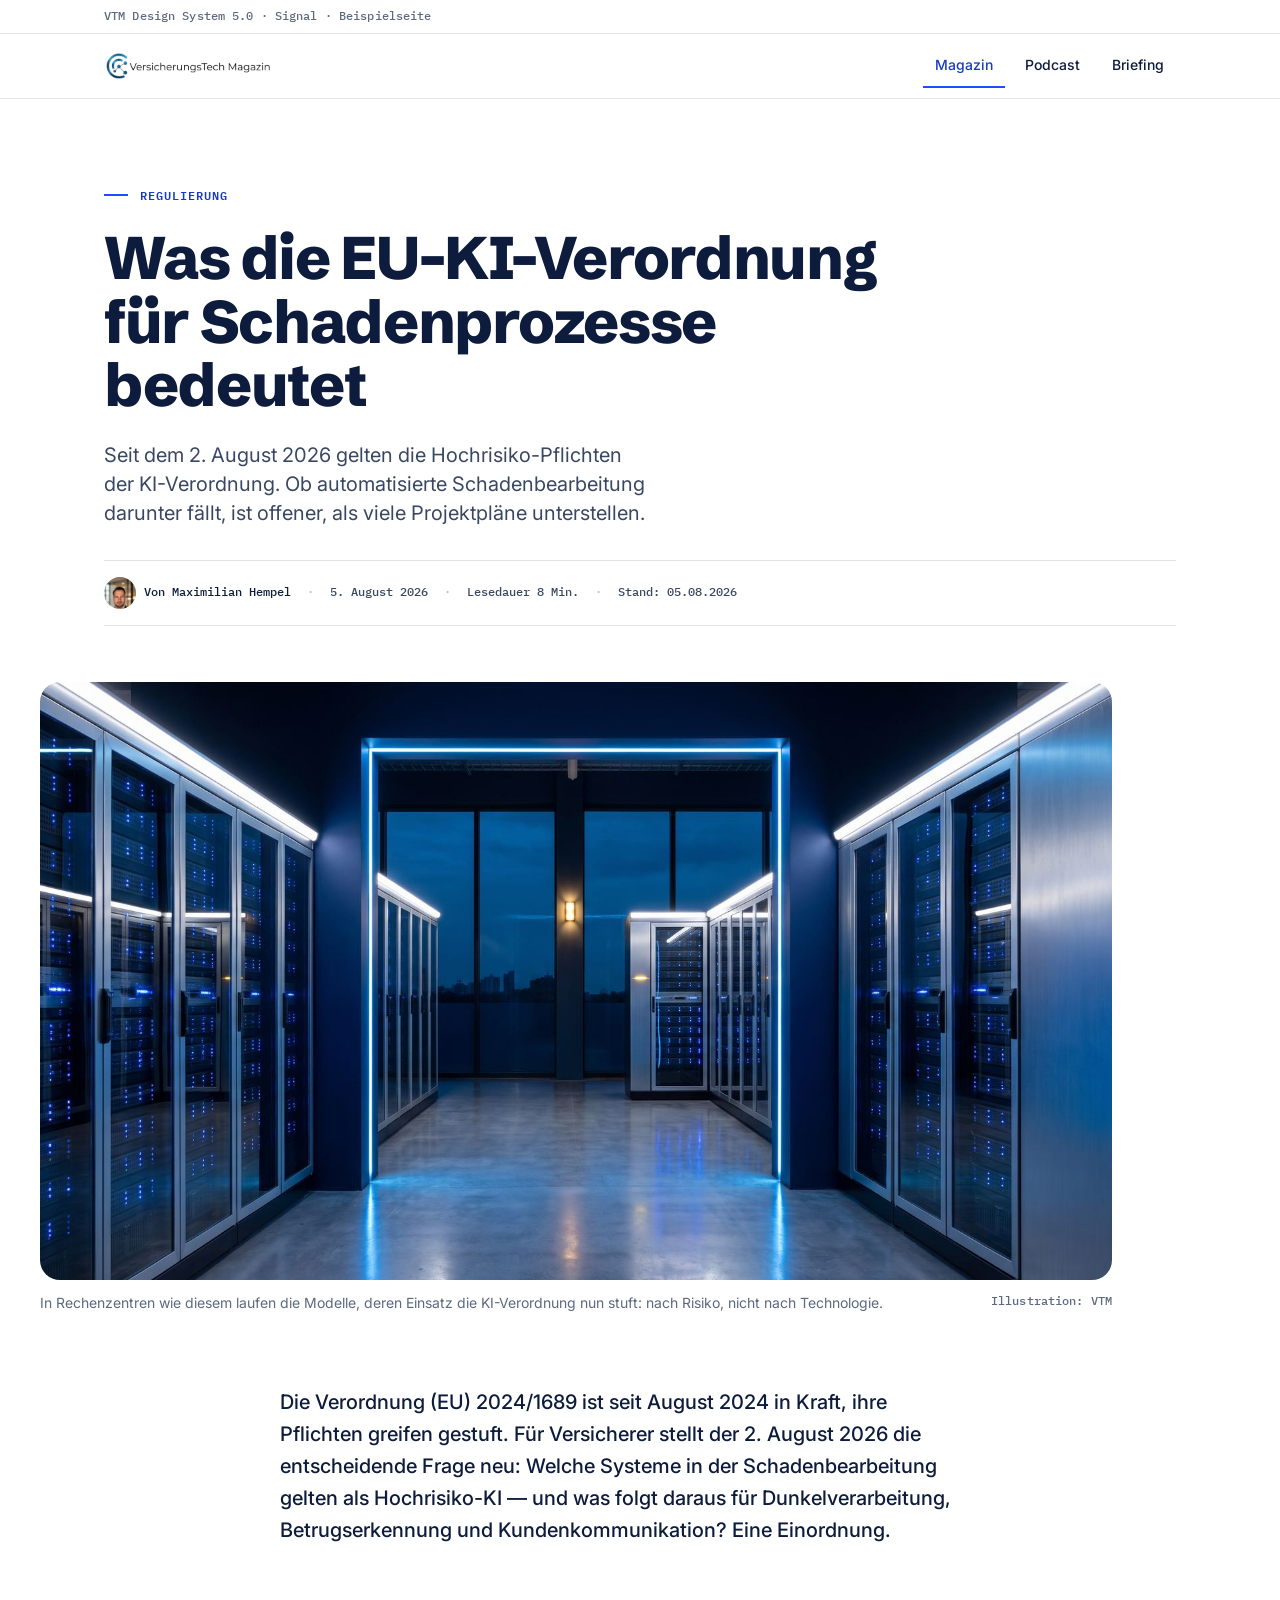
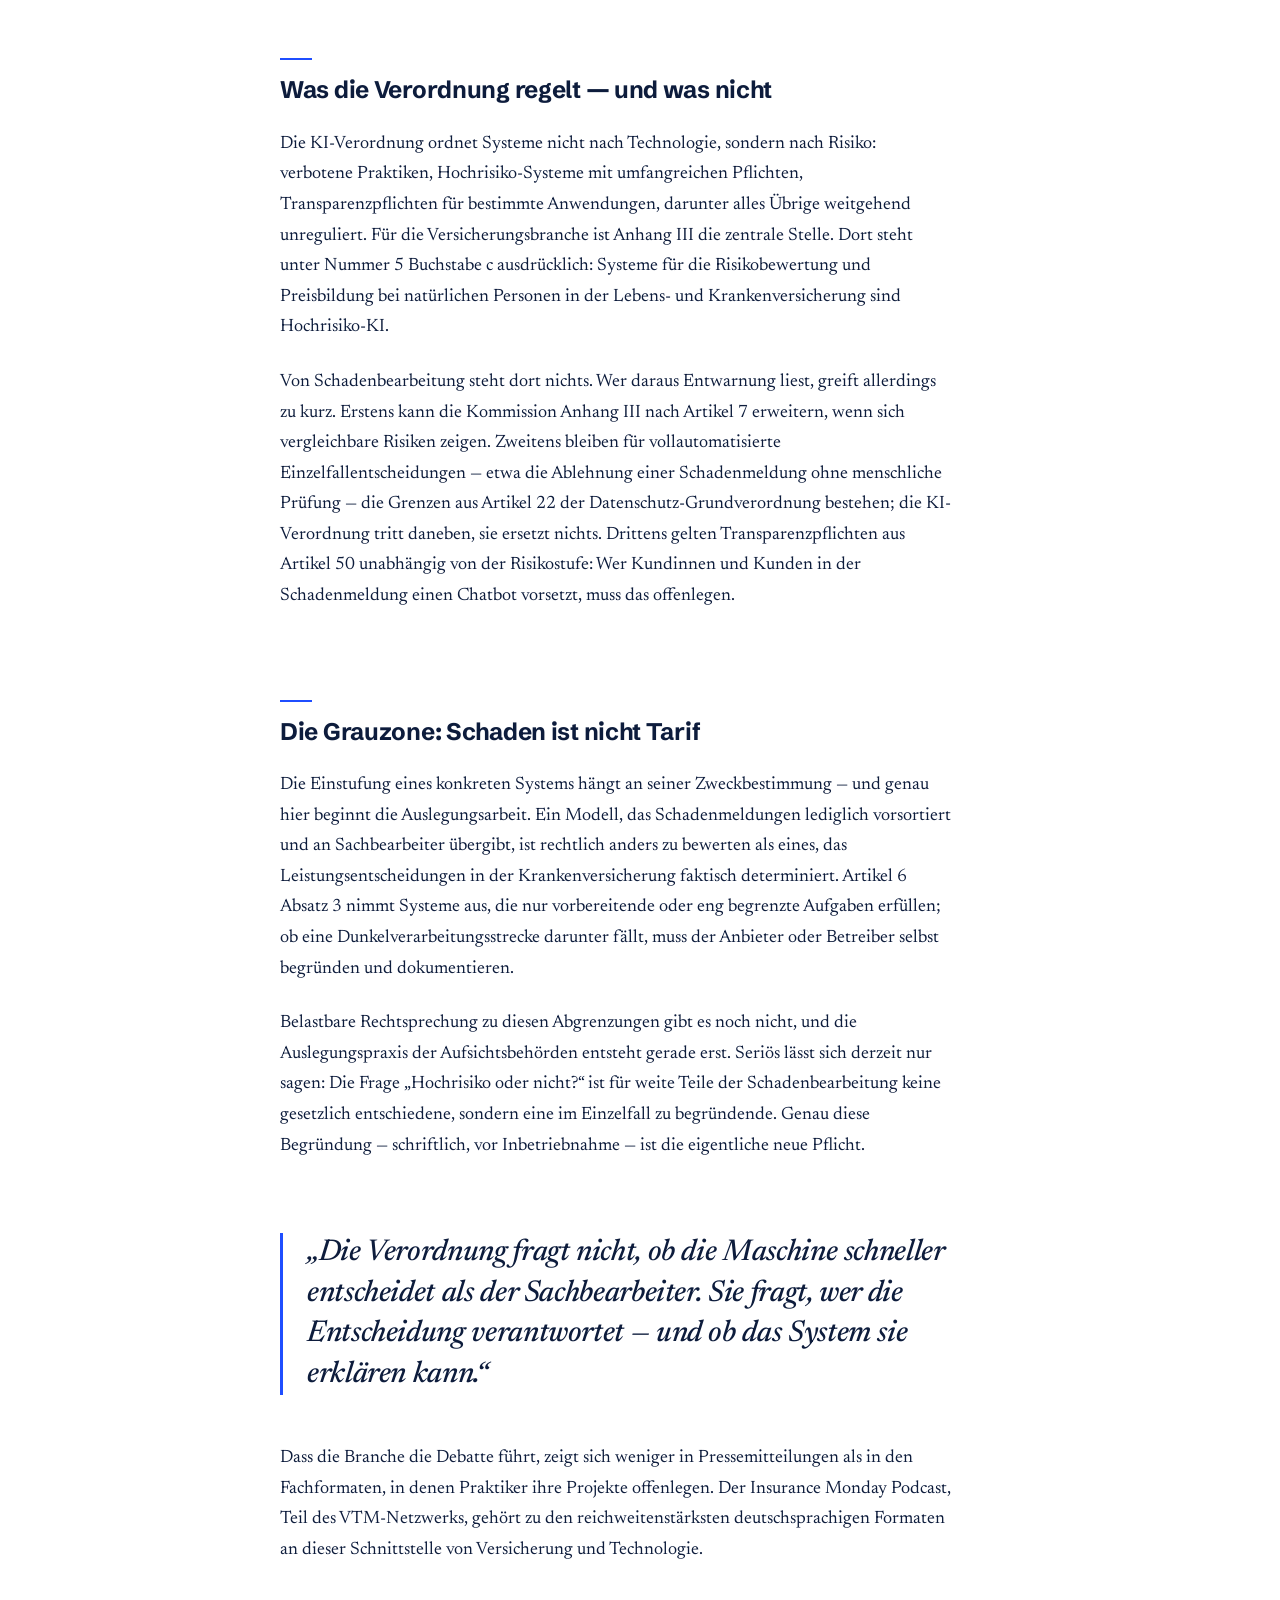
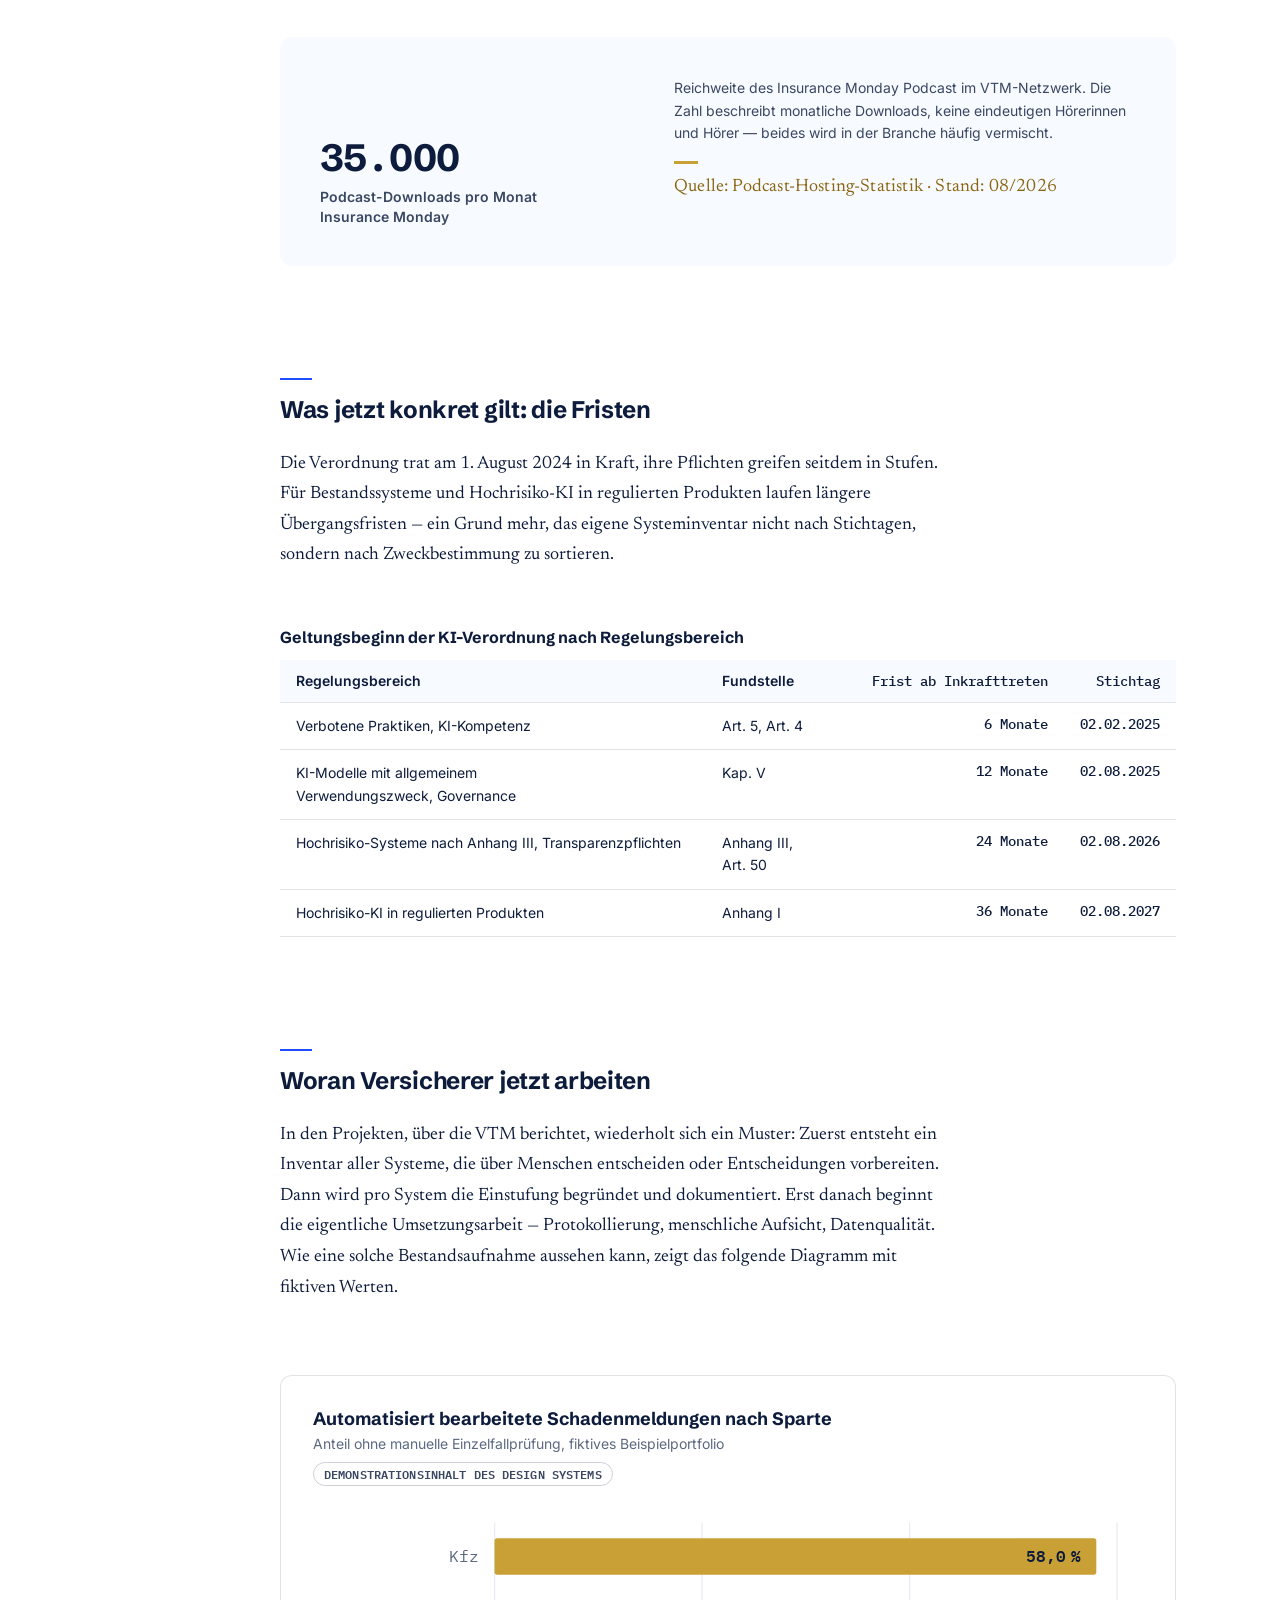
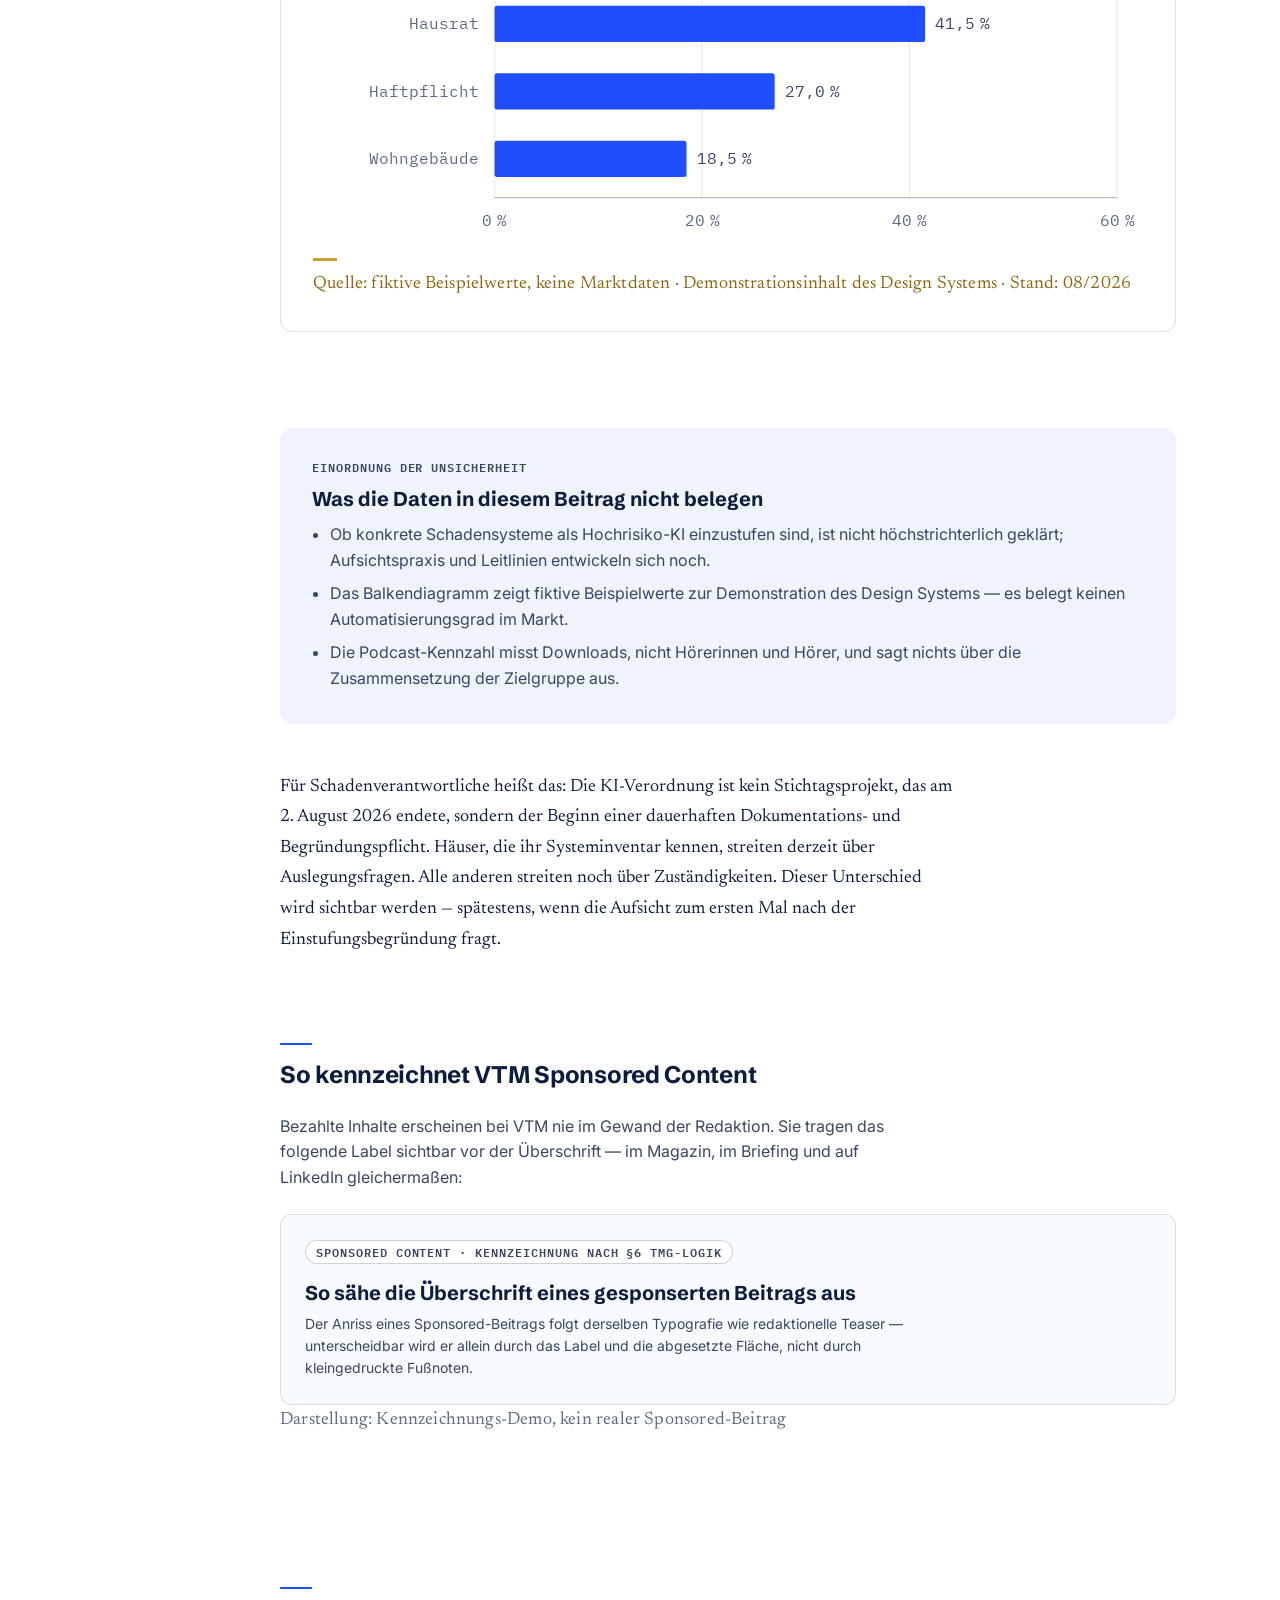
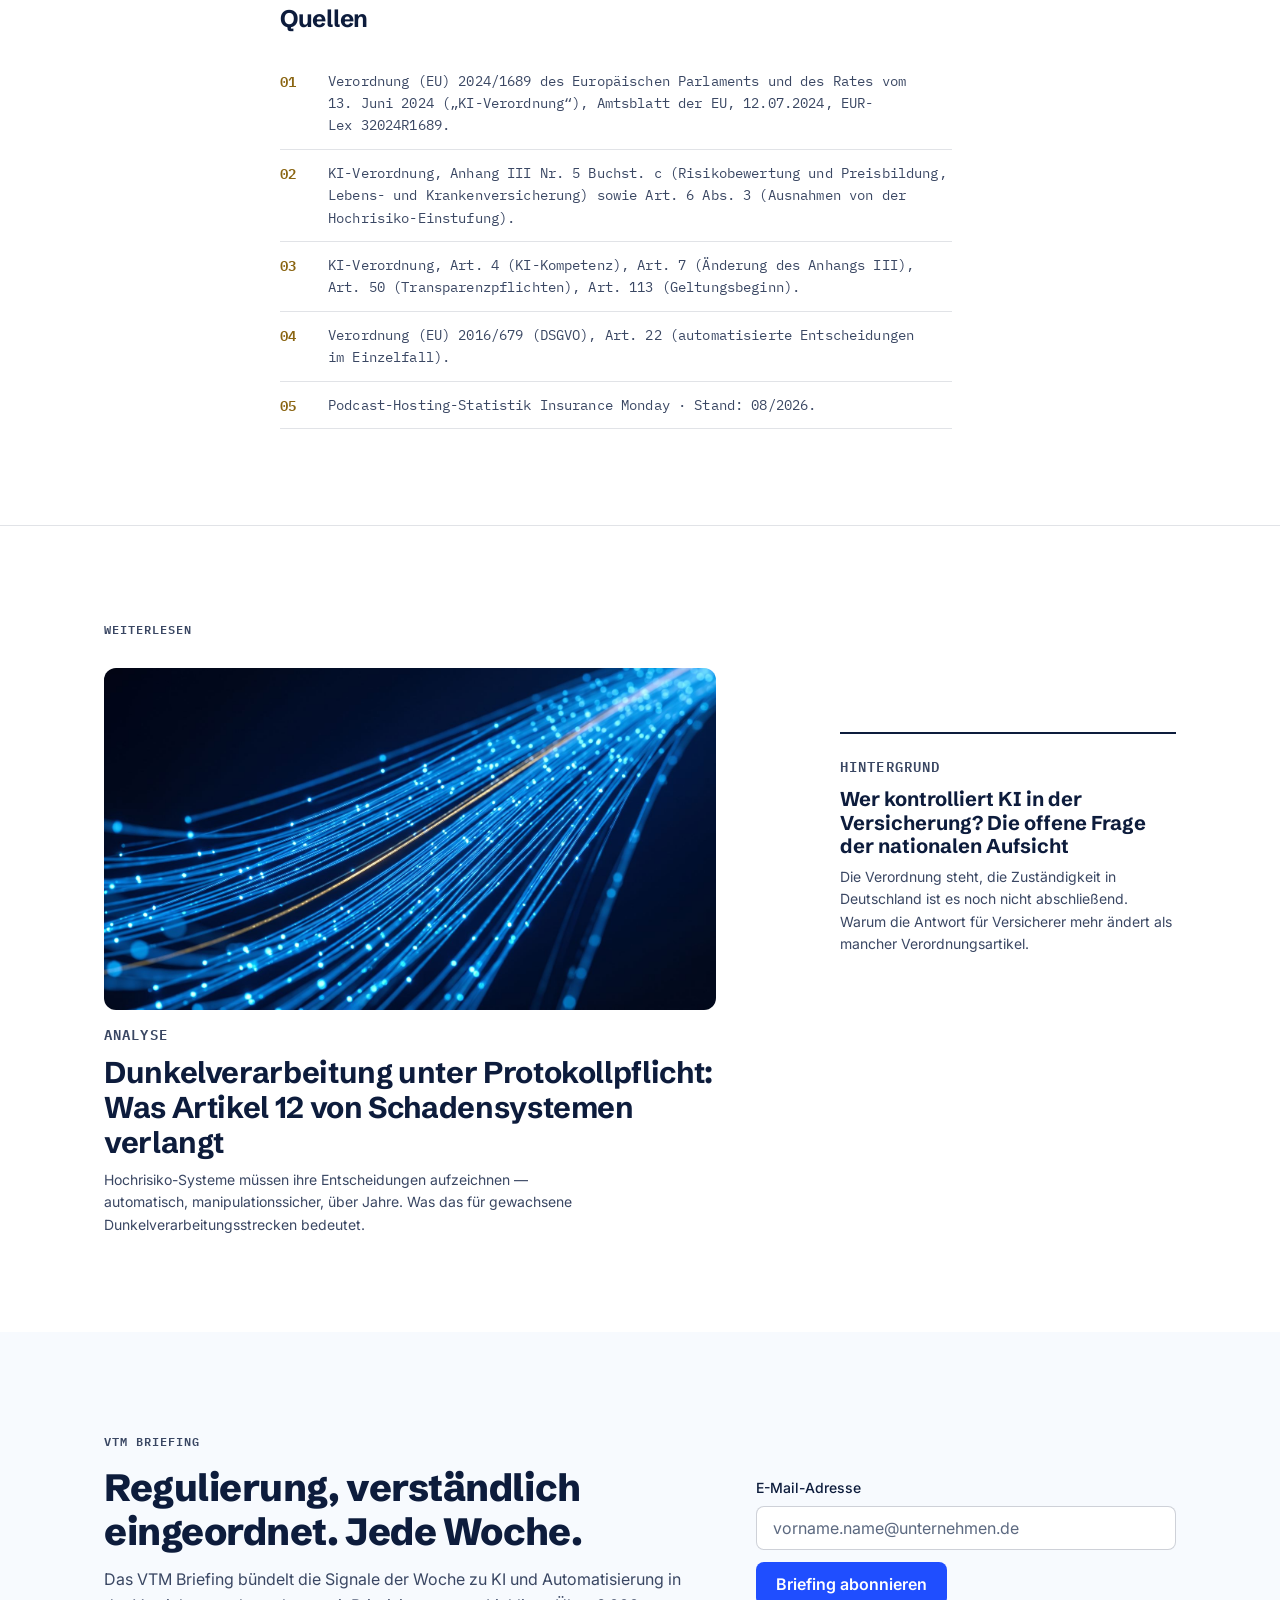
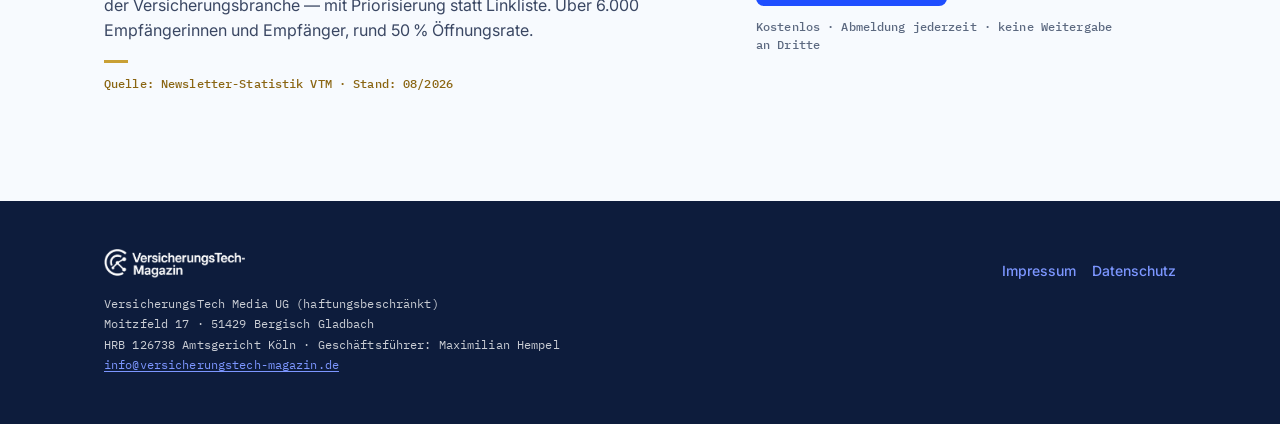
<file: design-system/beispiele/artikel.html>
<!DOCTYPE html>
<html lang="de">
<head>
<meta charset="UTF-8">
<meta name="viewport" content="width=device-width, initial-scale=1">
<title>Was die EU-KI-Verordnung für Schadenprozesse bedeutet · VersicherungsTech Magazin</title>
<meta name="description" content="Seit dem 2. August 2026 gelten die Hochrisiko-Pflichten der KI-Verordnung. Ob automatisierte Schadenbearbeitung darunter fällt, ist offener, als viele Projektpläne unterstellen. Eine Einordnung.">
<link rel="preconnect" href="https://fonts.googleapis.com">
<link rel="preconnect" href="https://fonts.gstatic.com" crossorigin>
<link href="https://fonts.googleapis.com/css2?family=IBM+Plex+Mono:wght@400;500;600&family=Inter:wght@400;500;600;700&family=Newsreader:ital,opsz,wght@0,6..72,400;0,6..72,500;0,6..72,600;1,6..72,400;1,6..72,500&family=Schibsted+Grotesk:wght@500;600;700;800;900&display=swap" rel="stylesheet">
<link rel="stylesheet" href="../tokens.css">
<style>
  /* ---------- Basis ---------- */
  *, *::before, *::after { box-sizing: border-box; }
  body {
    margin: 0;
    background: var(--sem-flaeche-seite);
    color: var(--sem-text);
    font: 400 var(--vtm-size-m)/var(--vtm-leading-text) var(--vtm-font-text);
    -webkit-font-smoothing: antialiased;
    text-wrap: pretty;
  }
  img { max-width: 100%; height: auto; display: block; }
  a { color: var(--sem-text-link); text-underline-offset: 0.15em; }
  a:hover { color: var(--sem-aktion-hover); }
  :focus-visible {
    outline: none;
    box-shadow: var(--sem-fokus-ring);
    border-radius: var(--vtm-radius-s);
  }
  .site-fuss :focus-visible { box-shadow: var(--sem-fokus-ring-invers); }

  .skip-link {
    position: absolute; left: -9999px; top: 0;
    background: var(--sem-flaeche-anker); color: var(--sem-text-invers);
    padding: var(--vtm-space-12) var(--vtm-space-24);
    font: 600 var(--vtm-size-s)/1 var(--vtm-font-text);
    z-index: var(--vtm-ebene-toast);
    border-radius: 0 0 var(--vtm-radius-m) 0;
  }
  .skip-link:focus-visible { left: 0; }

  .shell {
    max-width: 72rem;
    margin-inline: auto;
    padding-inline: clamp(1rem, 4vw, 2.5rem);
  }

  .label {
    font: 600 var(--vtm-size-xs)/1.2 var(--vtm-font-mono);
    letter-spacing: var(--vtm-tracking-label);
    text-transform: uppercase;
  }
  .mono {
    font-family: var(--vtm-font-mono);
    letter-spacing: var(--vtm-tracking-mono);
    font-variant-numeric: tabular-nums;
  }

  /* ---------- Systemlabel + Kopf ---------- */
  .system-label {
    border-bottom: var(--vtm-linie-haar);
    padding-block: var(--vtm-space-8);
    color: var(--sem-text-gedaempft);
    font: 500 var(--vtm-size-xs)/1.4 var(--vtm-font-mono);
    letter-spacing: var(--vtm-tracking-mono);
  }
  .site-kopf {
    border-bottom: var(--vtm-linie-haar);
    background: var(--sem-flaeche-seite);
  }
  .site-kopf .shell {
    display: flex; align-items: center; justify-content: space-between;
    gap: var(--vtm-space-24);
    min-height: var(--nav-hoehe);
  }
  .site-kopf nav ul {
    display: flex; gap: var(--vtm-space-8);
    list-style: none; margin: 0; padding: 0;
  }
  .site-kopf nav a {
    display: inline-flex; align-items: center;
    min-height: 2.75rem;
    padding-inline: var(--vtm-space-12);
    color: var(--nav-text);
    font: 500 var(--vtm-size-s)/1 var(--vtm-font-text);
    text-decoration: none;
    border-bottom: 2px solid transparent;
  }
  .site-kopf nav a:hover { color: var(--sem-aktion-hover); }
  .site-kopf nav a[aria-current="page"] {
    color: var(--nav-aktiv);
    border-bottom: var(--nav-aktiv-marker);
  }
  @media (max-width: 40rem) {
    .site-kopf nav li:nth-child(3) { display: none; }
  }

  /* ---------- Artikelkopf ---------- */
  .artikel-kopf { padding-block: clamp(2.5rem, 6vw, 5rem) 0; }
  .kategorie {
    display: inline-flex; align-items: center; gap: var(--vtm-space-12);
    color: var(--sem-auswahl-text);
    margin-bottom: var(--vtm-space-24);
  }
  .kategorie::before {
    content: "";
    width: 1.5rem; height: 2px;
    background: var(--sem-auswahl-linie);
  }
  .artikel-kopf h1 {
    margin: 0;
    max-width: var(--vtm-measure-display);
    font: 800 var(--vtm-size-6xl)/var(--vtm-leading-display) var(--vtm-font-display);
    letter-spacing: var(--vtm-tracking-display);
  }
  .unterzeile {
    margin: var(--vtm-space-24) 0 0;
    max-width: var(--vtm-measure-lead);
    color: var(--sem-text-sekundaer);
    font: 400 var(--vtm-size-xl)/var(--vtm-leading-ui) var(--vtm-font-text);
  }
  .metazeile {
    display: flex; flex-wrap: wrap; align-items: center;
    gap: var(--vtm-space-12) var(--vtm-space-16);
    margin-top: var(--vtm-space-32);
    padding-block: var(--vtm-space-16);
    border-top: var(--vtm-linie-haar);
    border-bottom: var(--vtm-linie-haar);
    font: var(--artikel-meta-font);
    font-family: var(--vtm-font-mono);
    color: var(--sem-text-sekundaer);
    font-variant-numeric: tabular-nums;
  }
  .metazeile .autor {
    display: inline-flex; align-items: center; gap: var(--vtm-space-8);
    color: var(--sem-text);
  }
  .metazeile img {
    width: 2rem; height: 2rem;
    border-radius: var(--vtm-radius-rund);
    object-fit: cover; object-position: top;
  }
  .metazeile .trenner { color: var(--vtm-neutral-300); }

  /* ---------- Aufmacher ---------- */
  .aufmacher { margin: clamp(2rem, 5vw, 3.5rem) 0 0; }
  .aufmacher img { width: 100%; border-radius: var(--vtm-radius-xl); }
  .aufmacher figcaption {
    display: flex; flex-wrap: wrap; justify-content: space-between;
    gap: var(--vtm-space-8) var(--vtm-space-24);
    margin-top: var(--vtm-space-12);
    color: var(--sem-text-gedaempft);
    font-size: var(--vtm-size-s);
  }
  .aufmacher .credit {
    font: 500 var(--vtm-size-xs)/1.5 var(--vtm-font-mono);
    letter-spacing: var(--vtm-tracking-mono);
  }

  /* ---------- Artikel-Body: Textspalte links der Mitte, Ausbrüche nach rechts ---------- */
  .artikel-body { padding-block: clamp(2.5rem, 6vw, 4.5rem) 0; }
  .artikel-body > * { max-width: var(--artikel-messung); }
  @media (min-width: 64rem) {
    .artikel-body {
      display: grid;
      grid-template-columns: 8rem minmax(0, var(--artikel-messung)) minmax(0, 1fr);
      column-gap: var(--vtm-space-48);
    }
    .artikel-body > * { grid-column: 2; max-width: none; }
    .artikel-body > .breit { grid-column: 2 / 4; }
  }
  .artikel-body p {
    margin: 0 0 var(--vtm-space-24);
    font: var(--artikel-font);
  }
  .artikel-body .lead {
    font: 500 var(--vtm-size-xl)/var(--vtm-leading-text) var(--vtm-font-text);
    color: var(--sem-text);
    margin-bottom: var(--vtm-space-48);
  }
  .artikel-body h2 {
    margin: var(--vtm-space-64) 0 var(--vtm-space-24);
    font: var(--artikel-h-font);
    letter-spacing: var(--vtm-tracking-heading);
  }
  .artikel-body h2::before {
    content: "";
    display: block;
    width: 2rem; height: 2px;
    background: var(--sem-auswahl-linie);
    margin-bottom: var(--vtm-space-16);
  }

  /* ---------- Pull-Quote ---------- */
  .pullquote {
    margin: var(--vtm-space-48) 0;
    padding-left: var(--vtm-space-24);
    border-left: var(--artikel-zitat-linie);
  }
  .pullquote p {
    margin: 0;
    font: italic 500 var(--vtm-size-3xl)/1.35 var(--vtm-font-serif);
    letter-spacing: var(--vtm-tracking-heading);
    color: var(--sem-text);
  }

  /* ---------- Belegmarke + Quellenzeile (Signatur) ---------- */
  .belegmarke {
    display: block;
    width: 24px; height: 3px;
    background: var(--sem-beleg-marke);
    margin-bottom: var(--vtm-space-8);
  }
  .quellenzeile {
    font: var(--datenbox-quelle-font);
    font-family: var(--vtm-font-mono);
    letter-spacing: var(--vtm-tracking-mono);
    color: var(--sem-beleg-text);
    font-variant-numeric: tabular-nums;
  }

  /* ---------- Datenbox ---------- */
  .datenbox {
    margin: var(--vtm-space-48) 0;
    background: var(--datenbox-bg);
    border-radius: var(--datenbox-radius);
    padding: clamp(1.5rem, 4vw, 2.5rem);
    display: grid;
    gap: var(--vtm-space-24);
  }
  @media (min-width: 48rem) {
    .datenbox { grid-template-columns: 5fr 7fr; align-items: end; }
  }
  .datenbox .wert {
    font: var(--datenbox-wert-font);
    font-family: var(--vtm-font-display);
    letter-spacing: var(--vtm-tracking-display);
    font-variant-numeric: tabular-nums;
  }
  .datenbox .einheit {
    display: block;
    margin-top: var(--vtm-space-8);
    font: 600 var(--vtm-size-s)/1.4 var(--vtm-font-text);
    color: var(--sem-text-sekundaer);
  }
  .datenbox .erlaeuterung {
    font: 400 var(--vtm-size-s)/var(--vtm-leading-text) var(--vtm-font-text);
    color: var(--sem-text-sekundaer);
    margin: 0 0 var(--vtm-space-16);
  }

  /* ---------- Diagramm ---------- */
  .chart {
    margin: var(--vtm-space-48) 0;
    padding: clamp(1.25rem, 3vw, 2rem);
    border: var(--vtm-linie-haar);
    border-radius: var(--vtm-radius-l);
    background: var(--sem-flaeche-karte);
  }
  .chart .chart-kopf {
    display: flex; flex-wrap: wrap; align-items: baseline;
    justify-content: space-between; gap: var(--vtm-space-8) var(--vtm-space-24);
    margin-bottom: var(--vtm-space-16);
  }
  .chart h3 {
    margin: 0;
    font: 700 var(--vtm-size-l)/var(--vtm-leading-heading) var(--vtm-font-display);
  }
  .demo-chip {
    display: inline-block;
    padding: var(--status-pad);
    border-radius: var(--status-radius);
    border: var(--vtm-linie-mittel);
    color: var(--sem-text-sekundaer);
    font: var(--status-font);
    font-family: var(--vtm-font-mono);
    letter-spacing: var(--vtm-tracking-mono);
    text-transform: uppercase;
  }
  .chart svg { width: 100%; height: auto; }
  .chart .quellenzeile { margin-top: var(--vtm-space-16); }
  .chart .untertitel {
    margin: var(--vtm-space-4) 0 0;
    font: 400 var(--vtm-size-s)/1.5 var(--vtm-font-text);
    color: var(--sem-text-gedaempft);
  }

  /* ---------- Hinweis: Einordnung der Unsicherheit ---------- */
  .hinweis {
    margin: var(--vtm-space-48) 0;
    background: var(--sem-flaeche-eis);
    border-radius: var(--vtm-radius-l);
    padding: clamp(1.5rem, 4vw, 2rem);
  }
  .hinweis .label { color: var(--sem-text-sekundaer); display: block; margin-bottom: var(--vtm-space-12); }
  .hinweis h3 {
    margin: 0 0 var(--vtm-space-12);
    font: 700 var(--vtm-size-xl)/var(--vtm-leading-heading) var(--vtm-font-display);
  }
  .hinweis ul {
    margin: 0; padding-left: 1.1rem;
    font: 400 var(--vtm-size-m)/var(--vtm-leading-text) var(--vtm-font-text);
    color: var(--sem-text-sekundaer);
  }
  .hinweis li + li { margin-top: var(--vtm-space-8); }

  /* ---------- Tabelle ---------- */
  .tabelle-rahmen { overflow-x: auto; margin: var(--vtm-space-32) 0 var(--vtm-space-48); }
  table {
    border-collapse: collapse;
    width: 100%;
    min-width: 34rem;
    font-size: var(--vtm-size-s);
  }
  caption {
    text-align: left;
    padding-bottom: var(--vtm-space-12);
    font: 700 var(--vtm-size-m)/1.3 var(--vtm-font-display);
  }
  th, td {
    text-align: left;
    padding: var(--vtm-space-12) var(--vtm-space-16);
    border-bottom: var(--tabelle-zeile-linie);
    vertical-align: top;
  }
  thead th {
    background: var(--tabelle-kopf-bg);
    font: var(--tabelle-kopf-font);
    font-family: var(--vtm-font-text);
  }
  tbody tr:hover { background: var(--tabelle-zeile-hover); }
  .zahl {
    text-align: right;
    font: var(--tabelle-zahl-font);
    font-family: var(--vtm-font-mono);
    font-variant-numeric: tabular-nums;
    white-space: nowrap;
  }

  /* ---------- Sponsored-Kennzeichnung (Demo) ---------- */
  .kennzeichnung-demo {
    margin: var(--vtm-space-64) 0;
  }
  .kennzeichnung-demo h2 { margin-top: 0; }
  .sponsored-beispiel {
    border: var(--vtm-linie-haar);
    border-radius: var(--karte-radius);
    background: var(--sem-flaeche-soft);
    padding: var(--karte-pad);
  }
  .sponsored-label {
    display: inline-block;
    padding: var(--status-pad);
    border-radius: var(--status-radius);
    background: var(--vtm-weiss);
    border: var(--vtm-linie-mittel);
    color: var(--sem-text-sekundaer);
    font: var(--status-font);
    font-family: var(--vtm-font-mono);
    letter-spacing: var(--vtm-tracking-label);
    text-transform: uppercase;
  }
  .sponsored-beispiel h3 {
    margin: var(--vtm-space-16) 0 var(--vtm-space-8);
    font: 700 var(--vtm-size-xl)/var(--vtm-leading-heading) var(--vtm-font-display);
  }
  .sponsored-beispiel p {
    margin: 0;
    font: 400 var(--vtm-size-s)/var(--vtm-leading-text) var(--vtm-font-text);
    color: var(--sem-text-sekundaer);
    max-width: var(--vtm-measure-text);
  }
  .demo-unterschrift {
    margin-top: var(--vtm-space-12);
    color: var(--sem-text-gedaempft);
    font: 500 var(--vtm-size-xs)/1.5 var(--vtm-font-mono);
    letter-spacing: var(--vtm-tracking-mono);
  }

  /* ---------- Quellenverzeichnis ---------- */
  .quellen { margin: var(--vtm-space-64) 0 var(--vtm-space-96); }
  .quellen h2 { margin-top: 0; }
  .quellen ol {
    margin: 0; padding: 0;
    list-style: none;
    counter-reset: quelle;
  }
  .quellen li {
    counter-increment: quelle;
    display: grid;
    grid-template-columns: 2.25rem 1fr;
    gap: var(--vtm-space-12);
    padding-block: var(--vtm-space-12);
    border-bottom: var(--vtm-linie-haar);
    font: 400 var(--vtm-size-s)/1.6 var(--vtm-font-mono);
    letter-spacing: var(--vtm-tracking-mono);
    color: var(--sem-text-sekundaer);
    font-variant-numeric: tabular-nums;
  }
  .quellen li::before {
    content: counter(quelle, decimal-leading-zero);
    color: var(--sem-beleg-text);
    font-weight: 600;
  }

  /* ---------- Weiterlesen ---------- */
  .weiterlesen {
    border-top: var(--vtm-linie-haar);
    padding-block: clamp(3rem, 8vw, 6rem);
  }
  .weiterlesen .label { color: var(--sem-text-sekundaer); display: block; margin-bottom: var(--vtm-space-32); }
  .teaser-raster { display: grid; gap: var(--vtm-space-32); }
  @media (min-width: 56rem) {
    .teaser-raster { grid-template-columns: repeat(12, 1fr); }
    .teaser-gross { grid-column: 1 / 8; }
    .teaser-klein { grid-column: 9 / 13; margin-top: var(--vtm-space-64); }
  }
  .teaser { position: relative; }
  .teaser img {
    border-radius: var(--vtm-radius-l);
    margin-bottom: var(--vtm-space-16);
  }
  .teaser .kategorie { margin-bottom: var(--vtm-space-12); }
  .teaser h3 { margin: 0 0 var(--vtm-space-8); }
  .teaser-gross h3 { font: 700 var(--vtm-size-3xl)/var(--vtm-leading-heading) var(--vtm-font-display); letter-spacing: var(--vtm-tracking-heading); }
  .teaser-klein h3 { font: 700 var(--vtm-size-xl)/var(--vtm-leading-heading) var(--vtm-font-display); }
  .teaser-klein { border-top: 2px solid var(--sem-text); padding-top: var(--vtm-space-24); }
  .teaser h3 a { color: inherit; text-decoration: none; }
  .teaser h3 a::after { content: ""; position: absolute; inset: 0; }
  .teaser h3 a:hover { color: var(--sem-aktion-hover); }
  .teaser h3 a:focus-visible { box-shadow: none; }
  .teaser:has(h3 a:focus-visible) { box-shadow: var(--sem-fokus-ring); border-radius: var(--vtm-radius-s); }
  .teaser p {
    margin: 0;
    color: var(--sem-text-sekundaer);
    font-size: var(--vtm-size-s);
    max-width: var(--vtm-measure-text);
  }

  /* ---------- Newsletter-CTA ---------- */
  .newsletter-cta { background: var(--sem-flaeche-soft); }
  .newsletter-cta .shell {
    padding-block: clamp(3rem, 8vw, 6rem);
    display: grid; gap: var(--vtm-space-32);
  }
  @media (min-width: 56rem) {
    .newsletter-cta .shell { grid-template-columns: 7fr 5fr; align-items: center; gap: var(--vtm-space-64); }
  }
  .newsletter-cta h2 {
    margin: var(--vtm-space-12) 0;
    font: 800 var(--vtm-size-4xl)/var(--vtm-leading-heading) var(--vtm-font-display);
    letter-spacing: var(--vtm-tracking-heading);
    max-width: var(--vtm-measure-display);
  }
  .newsletter-cta .beschreibung {
    margin: 0 0 var(--vtm-space-16);
    color: var(--sem-text-sekundaer);
    max-width: var(--vtm-measure-text);
  }
  .newsletter-form label {
    display: block;
    font: var(--input-label-font);
    font-family: var(--vtm-font-text);
    margin-bottom: var(--vtm-space-8);
  }
  .newsletter-form .zeile { display: flex; flex-wrap: wrap; gap: var(--vtm-space-12); }
  .newsletter-form input[type="email"] {
    flex: 1 1 14rem;
    height: var(--input-hoehe);
    padding-inline: var(--vtm-space-16);
    border: var(--input-linie);
    border-radius: var(--input-radius);
    background: var(--input-bg);
    color: var(--input-text);
    font: 400 var(--vtm-size-m)/1 var(--vtm-font-text);
  }
  .newsletter-form input[type="email"]::placeholder { color: var(--input-platzhalter); }
  .newsletter-form input[type="email"]:focus-visible {
    border-color: var(--input-linie-fokus);
    box-shadow: var(--sem-fokus-ring);
  }
  .btn-primaer {
    display: inline-flex; align-items: center; justify-content: center;
    height: var(--btn-hoehe);
    padding-inline: var(--btn-pad-x);
    border: 0;
    border-radius: var(--btn-radius);
    background: var(--btn-primaer-bg);
    color: var(--btn-primaer-text);
    font: var(--btn-font);
    font-family: var(--vtm-font-text);
    cursor: pointer;
    transition: background-color var(--vtm-dauer-micro) var(--vtm-ease-standard);
  }
  .btn-primaer:hover { background: var(--btn-primaer-bg-hover); }
  .btn-primaer:active { background: var(--sem-aktion-aktiv); }
  .form-hinweis {
    margin: var(--vtm-space-12) 0 0;
    font: 500 var(--vtm-size-xs)/1.5 var(--vtm-font-mono);
    letter-spacing: var(--vtm-tracking-mono);
    color: var(--sem-text-gedaempft);
  }

  /* ---------- Footer (kompakter dunkler Anker) ---------- */
  .site-fuss {
    background: var(--sem-flaeche-anker);
    color: var(--sem-text-invers-sekundaer);
  }
  .site-fuss .shell {
    padding-block: var(--vtm-space-48);
    display: flex; flex-wrap: wrap;
    justify-content: space-between;
    gap: var(--vtm-space-24) var(--vtm-space-48);
    align-items: flex-start;
  }
  .site-fuss p {
    margin: 0;
    font: 400 var(--vtm-size-xs)/1.7 var(--vtm-font-mono);
    letter-spacing: var(--vtm-tracking-mono);
  }
  .site-fuss img { margin-bottom: var(--vtm-space-16); }
  .site-fuss a { color: var(--sem-text-link-invers); }
  .site-fuss nav { display: flex; gap: var(--vtm-space-16); }
  .site-fuss nav a {
    display: inline-flex; align-items: center; min-height: 2.75rem;
    font: 500 var(--vtm-size-s)/1 var(--vtm-font-text);
    text-decoration: none;
  }
  .site-fuss nav a:hover { text-decoration: underline; }
</style>
</head>
<body>
<a class="skip-link" href="#inhalt">Zum Inhalt springen</a>

<div class="system-label"><div class="shell">VTM Design System 5.0 · Signal · Beispielseite</div></div>

<header class="site-kopf">
  <div class="shell">
    <a href="#" aria-label="VersicherungsTech Magazin – Startseite">
      <img src="../assets/logo/vtm-logo-farbe.png" alt="VTM – VersicherungsTech Magazin" width="168" height="30">
    </a>
    <nav aria-label="Hauptnavigation">
      <ul>
        <li><a href="#" aria-current="page">Magazin</a></li>
        <li><a href="#">Podcast</a></li>
        <li><a href="#">Briefing</a></li>
      </ul>
    </nav>
  </div>
</header>

<main id="inhalt">
  <article>
    <header class="artikel-kopf shell">
      <p class="kategorie label">Regulierung</p>
      <h1>Was die EU-KI-Verordnung für Schaden&shy;prozesse bedeutet</h1>
      <p class="unterzeile">Seit dem 2.&nbsp;August 2026 gelten die Hochrisiko-Pflichten der KI-Verordnung. Ob automatisierte Schadenbearbeitung darunter fällt, ist offener, als viele Projektpläne unterstellen.</p>
      <div class="metazeile">
        <span class="autor">
          <img src="../assets/team/maximilian-hempel.jpg" alt="Porträt von Maximilian Hempel" width="32" height="32">
          Von Maximilian Hempel
        </span>
        <span class="trenner" aria-hidden="true">·</span>
        <time datetime="2026-08-05">5. August 2026</time>
        <span class="trenner" aria-hidden="true">·</span>
        <span>Lesedauer 8 Min.</span>
        <span class="trenner" aria-hidden="true">·</span>
        <span>Stand: <time datetime="2026-08-05">05.08.2026</time></span>
      </div>
    </header>

    <figure class="aufmacher shell">
      <img src="../assets/bilder/motiv-rechenzentrum.jpg" alt="Serverreihen in einem Rechenzentrum, in kühles blaues Licht getaucht" width="1600" height="893">
      <figcaption>
        <span>In Rechenzentren wie diesem laufen die Modelle, deren Einsatz die KI-Verordnung nun stuft: nach Risiko, nicht nach Technologie.</span>
        <span class="credit">Illustration: VTM</span>
      </figcaption>
    </figure>

    <div class="artikel-body shell">
      <p class="lead">Die Verordnung (EU) 2024/1689 ist seit August 2024 in Kraft, ihre Pflichten greifen gestuft. Für Versicherer stellt der 2.&nbsp;August 2026 die entscheidende Frage neu: Welche Systeme in der Schadenbearbeitung gelten als Hochrisiko-KI — und was folgt daraus für Dunkelverarbeitung, Betrugserkennung und Kundenkommunikation? Eine Einordnung.</p>

      <h2 id="regelung">Was die Verordnung regelt — und was nicht</h2>
      <p>Die KI-Verordnung ordnet Systeme nicht nach Technologie, sondern nach Risiko: verbotene Praktiken, Hochrisiko-Systeme mit umfangreichen Pflichten, Transparenzpflichten für bestimmte Anwendungen, darunter alles Übrige weitgehend unreguliert. Für die Versicherungsbranche ist Anhang&nbsp;III die zentrale Stelle. Dort steht unter Nummer&nbsp;5 Buchstabe&nbsp;c ausdrücklich: Systeme für die Risikobewertung und Preisbildung bei natürlichen Personen in der Lebens- und Krankenversicherung sind Hochrisiko-KI.</p>
      <p>Von Schadenbearbeitung steht dort nichts. Wer daraus Entwarnung liest, greift allerdings zu kurz. Erstens kann die Kommission Anhang&nbsp;III nach Artikel&nbsp;7 erweitern, wenn sich vergleichbare Risiken zeigen. Zweitens bleiben für vollautomatisierte Einzelfallentscheidungen — etwa die Ablehnung einer Schadenmeldung ohne menschliche Prüfung — die Grenzen aus Artikel&nbsp;22 der Datenschutz-Grundverordnung bestehen; die KI-Verordnung tritt daneben, sie ersetzt nichts. Drittens gelten Transparenzpflichten aus Artikel&nbsp;50 unabhängig von der Risikostufe: Wer Kundinnen und Kunden in der Schadenmeldung einen Chatbot vorsetzt, muss das offenlegen.</p>

      <h2 id="grauzone">Die Grauzone: Schaden ist nicht Tarif</h2>
      <p>Die Einstufung eines konkreten Systems hängt an seiner Zweckbestimmung — und genau hier beginnt die Auslegungsarbeit. Ein Modell, das Schadenmeldungen lediglich vorsortiert und an Sachbearbeiter übergibt, ist rechtlich anders zu bewerten als eines, das Leistungsentscheidungen in der Krankenversicherung faktisch determiniert. Artikel&nbsp;6 Absatz&nbsp;3 nimmt Systeme aus, die nur vorbereitende oder eng begrenzte Aufgaben erfüllen; ob eine Dunkelverarbeitungsstrecke darunter fällt, muss der Anbieter oder Betreiber selbst begründen und dokumentieren.</p>
      <p>Belastbare Rechtsprechung zu diesen Abgrenzungen gibt es noch nicht, und die Auslegungspraxis der Aufsichtsbehörden entsteht gerade erst. Seriös lässt sich derzeit nur sagen: Die Frage „Hochrisiko oder nicht?“ ist für weite Teile der Schadenbearbeitung keine gesetzlich entschiedene, sondern eine im Einzelfall zu begründende. Genau diese Begründung — schriftlich, vor Inbetriebnahme — ist die eigentliche neue Pflicht.</p>

      <blockquote class="pullquote">
        <p>„Die Verordnung fragt nicht, ob die Maschine schneller entscheidet als der Sachbearbeiter. Sie fragt, wer die Entscheidung verantwortet — und ob das System sie erklären kann.“</p>
      </blockquote>

      <p>Dass die Branche die Debatte führt, zeigt sich weniger in Pressemitteilungen als in den Fachformaten, in denen Praktiker ihre Projekte offenlegen. Der Insurance Monday Podcast, Teil des VTM-Netzwerks, gehört zu den reichweitenstärksten deutschsprachigen Formaten an dieser Schnittstelle von Versicherung und Technologie.</p>

      <aside class="datenbox breit" aria-label="Kennzahl: Podcast-Reichweite">
        <div>
          <span class="wert">35.000</span>
          <span class="einheit">Podcast-Downloads pro Monat<br>Insurance Monday</span>
        </div>
        <div>
          <p class="erlaeuterung">Reichweite des Insurance Monday Podcast im VTM-Netzwerk. Die Zahl beschreibt monatliche Downloads, keine eindeutigen Hörerinnen und Hörer — beides wird in der Branche häufig vermischt.</p>
          <span class="belegmarke" aria-hidden="true"></span>
          <p class="quellenzeile">Quelle: Podcast-Hosting-Statistik · Stand: 08/2026</p>
        </div>
      </aside>

      <h2 id="fristen">Was jetzt konkret gilt: die Fristen</h2>
      <p>Die Verordnung trat am 1.&nbsp;August 2024 in Kraft, ihre Pflichten greifen seitdem in Stufen. Für Bestandssysteme und Hochrisiko-KI in regulierten Produkten laufen längere Übergangsfristen — ein Grund mehr, das eigene Systeminventar nicht nach Stichtagen, sondern nach Zweckbestimmung zu sortieren.</p>

      <div class="tabelle-rahmen breit">
        <table>
          <caption>Geltungsbeginn der KI-Verordnung nach Regelungsbereich</caption>
          <thead>
            <tr>
              <th scope="col">Regelungsbereich</th>
              <th scope="col">Fundstelle</th>
              <th scope="col" class="zahl">Frist ab Inkrafttreten</th>
              <th scope="col" class="zahl">Stichtag</th>
            </tr>
          </thead>
          <tbody>
            <tr>
              <td>Verbotene Praktiken, KI-Kompetenz</td>
              <td>Art. 5, Art. 4</td>
              <td class="zahl">6 Monate</td>
              <td class="zahl">02.02.2025</td>
            </tr>
            <tr>
              <td>KI-Modelle mit allgemeinem Verwendungszweck, Governance</td>
              <td>Kap. V</td>
              <td class="zahl">12 Monate</td>
              <td class="zahl">02.08.2025</td>
            </tr>
            <tr>
              <td>Hochrisiko-Systeme nach Anhang III, Transparenzpflichten</td>
              <td>Anhang III, Art. 50</td>
              <td class="zahl">24 Monate</td>
              <td class="zahl">02.08.2026</td>
            </tr>
            <tr>
              <td>Hochrisiko-KI in regulierten Produkten</td>
              <td>Anhang I</td>
              <td class="zahl">36 Monate</td>
              <td class="zahl">02.08.2027</td>
            </tr>
          </tbody>
        </table>
      </div>

      <h2 id="praxis">Woran Versicherer jetzt arbeiten</h2>
      <p>In den Projekten, über die VTM berichtet, wiederholt sich ein Muster: Zuerst entsteht ein Inventar aller Systeme, die über Menschen entscheiden oder Entscheidungen vorbereiten. Dann wird pro System die Einstufung begründet und dokumentiert. Erst danach beginnt die eigentliche Umsetzungsarbeit — Protokollierung, menschliche Aufsicht, Datenqualität. Wie eine solche Bestandsaufnahme aussehen kann, zeigt das folgende Diagramm mit fiktiven Werten.</p>

      <figure class="chart breit">
        <div class="chart-kopf">
          <div>
            <h3 id="chart-titel">Automatisiert bearbeitete Schadenmeldungen nach Sparte</h3>
            <p class="untertitel" id="chart-untertitel">Anteil ohne manuelle Einzelfallprüfung, fiktives Beispielportfolio</p>
          </div>
          <span class="demo-chip">Demonstrationsinhalt des Design Systems</span>
        </div>
        <svg viewBox="0 0 640 268" role="img" aria-labelledby="chart-titel chart-untertitel" aria-describedby="chart-beschreibung">
          <desc id="chart-beschreibung">Balkendiagramm mit Beispielwerten: Kfz 58,0 Prozent (hervorgehobener Belegwert), Hausrat 41,5 Prozent, Haftpflicht 27,0 Prozent, Wohngebäude 18,5 Prozent.</desc>
          <!-- Raster -->
          <g stroke="#E8ECF2" stroke-width="1">
            <line x1="140" y1="16" x2="140" y2="228"></line>
            <line x1="300" y1="16" x2="300" y2="228"></line>
            <line x1="460" y1="16" x2="460" y2="228"></line>
            <line x1="620" y1="16" x2="620" y2="228"></line>
          </g>
          <!-- Balken -->
          <g>
            <rect x="140" y="28"  width="464" height="28" rx="2" fill="#C9A035"></rect>
            <rect x="140" y="80"  width="332" height="28" rx="2" fill="#1F4EFF"></rect>
            <rect x="140" y="132" width="216" height="28" rx="2" fill="#1F4EFF"></rect>
            <rect x="140" y="184" width="148" height="28" rx="2" fill="#1F4EFF"></rect>
          </g>
          <!-- Kategorien, Mono 12px -->
          <g font-family="IBM Plex Mono, Consolas, monospace" font-size="12" fill="#5C6980">
            <text x="128" y="46"  text-anchor="end">Kfz</text>
            <text x="128" y="98"  text-anchor="end">Hausrat</text>
            <text x="128" y="150" text-anchor="end">Haftpflicht</text>
            <text x="128" y="202" text-anchor="end">Wohngebäude</text>
          </g>
          <!-- Wertlabels -->
          <g font-family="IBM Plex Mono, Consolas, monospace" font-size="12">
            <text x="592" y="46" text-anchor="end" fill="#0D1C3C" font-weight="600">58,0&#8239;%</text>
            <text x="480" y="98"  fill="#3A4763">41,5&#8239;%</text>
            <text x="364" y="150" fill="#3A4763">27,0&#8239;%</text>
            <text x="296" y="202" fill="#3A4763">18,5&#8239;%</text>
          </g>
          <!-- Achse -->
          <line x1="140" y1="228" x2="620" y2="228" stroke="#B6BFCF" stroke-width="1"></line>
          <g font-family="IBM Plex Mono, Consolas, monospace" font-size="12" fill="#5C6980">
            <text x="140" y="250" text-anchor="middle">0&#8239;%</text>
            <text x="300" y="250" text-anchor="middle">20&#8239;%</text>
            <text x="460" y="250" text-anchor="middle">40&#8239;%</text>
            <text x="620" y="250" text-anchor="middle">60&#8239;%</text>
          </g>
        </svg>
        <figcaption>
          <span class="belegmarke" aria-hidden="true"></span>
          <p class="quellenzeile" style="margin:0;">Quelle: fiktive Beispielwerte, keine Marktdaten · Demonstrationsinhalt des Design Systems · Stand: 08/2026</p>
        </figcaption>
      </figure>

      <aside class="hinweis breit" aria-labelledby="hinweis-titel">
        <span class="label">Einordnung der Unsicherheit</span>
        <h3 id="hinweis-titel">Was die Daten in diesem Beitrag nicht belegen</h3>
        <ul>
          <li>Ob konkrete Schadensysteme als Hochrisiko-KI einzustufen sind, ist nicht höchstrichterlich geklärt; Aufsichtspraxis und Leitlinien entwickeln sich noch.</li>
          <li>Das Balkendiagramm zeigt fiktive Beispielwerte zur Demonstration des Design Systems — es belegt keinen Automatisierungsgrad im Markt.</li>
          <li>Die Podcast-Kennzahl misst Downloads, nicht Hörerinnen und Hörer, und sagt nichts über die Zusammensetzung der Zielgruppe aus.</li>
        </ul>
      </aside>

      <p>Für Schadenverantwortliche heißt das: Die KI-Verordnung ist kein Stichtagsprojekt, das am 2.&nbsp;August 2026 endete, sondern der Beginn einer dauerhaften Dokumentations- und Begründungspflicht. Häuser, die ihr Systeminventar kennen, streiten derzeit über Auslegungsfragen. Alle anderen streiten noch über Zuständigkeiten. Dieser Unterschied wird sichtbar werden — spätestens, wenn die Aufsicht zum ersten Mal nach der Einstufungsbegründung fragt.</p>

      <section class="kennzeichnung-demo breit" aria-labelledby="kennzeichnung-titel">
        <h2 id="kennzeichnung-titel">So kennzeichnet VTM Sponsored Content</h2>
        <p style="font: 400 var(--vtm-size-m)/var(--vtm-leading-text) var(--vtm-font-text); color: var(--sem-text-sekundaer); max-width: var(--vtm-measure-text);">Bezahlte Inhalte erscheinen bei VTM nie im Gewand der Redaktion. Sie tragen das folgende Label sichtbar vor der Überschrift — im Magazin, im Briefing und auf LinkedIn gleichermaßen:</p>
        <div class="sponsored-beispiel">
          <span class="sponsored-label">Sponsored Content · Kennzeichnung nach §6 TMG-Logik</span>
          <h3>So sähe die Überschrift eines gesponserten Beitrags aus</h3>
          <p>Der Anriss eines Sponsored-Beitrags folgt derselben Typografie wie redaktionelle Teaser — unterscheidbar wird er allein durch das Label und die abgesetzte Fläche, nicht durch kleingedruckte Fußnoten.</p>
        </div>
        <p class="demo-unterschrift">Darstellung: Kennzeichnungs-Demo, kein realer Sponsored-Beitrag</p>
      </section>

      <section class="quellen" aria-labelledby="quellen-titel">
        <h2 id="quellen-titel">Quellen</h2>
        <ol>
          <li><span>Verordnung (EU) 2024/1689 des Europäischen Parlaments und des Rates vom 13. Juni 2024 („KI-Verordnung“), Amtsblatt der EU, 12.07.2024, EUR-Lex 32024R1689.</span></li>
          <li><span>KI-Verordnung, Anhang III Nr. 5 Buchst. c (Risikobewertung und Preisbildung, Lebens- und Krankenversicherung) sowie Art. 6 Abs. 3 (Ausnahmen von der Hochrisiko-Einstufung).</span></li>
          <li><span>KI-Verordnung, Art. 4 (KI-Kompetenz), Art. 7 (Änderung des Anhangs III), Art. 50 (Transparenzpflichten), Art. 113 (Geltungsbeginn).</span></li>
          <li><span>Verordnung (EU) 2016/679 (DSGVO), Art. 22 (automatisierte Entscheidungen im Einzelfall).</span></li>
          <li><span>Podcast-Hosting-Statistik Insurance Monday · Stand: 08/2026.</span></li>
        </ol>
      </section>
    </div>
  </article>

  <section class="weiterlesen" aria-labelledby="weiterlesen-titel">
    <div class="shell">
      <span class="label" id="weiterlesen-titel">Weiterlesen</span>
      <div class="teaser-raster">
        <article class="teaser teaser-gross">
          <img src="../assets/bilder/motiv-datenstrom.jpg" alt="Abstrahierte Lichtspuren, die Datenströme andeuten" width="1600" height="893" loading="lazy">
          <p class="kategorie label">Analyse</p>
          <h3><a href="#">Dunkelverarbeitung unter Protokollpflicht: Was Artikel 12 von Schadensystemen verlangt</a></h3>
          <p>Hochrisiko-Systeme müssen ihre Entscheidungen aufzeichnen — automatisch, manipulationssicher, über Jahre. Was das für gewachsene Dunkelverarbeitungsstrecken bedeutet.</p>
        </article>
        <article class="teaser teaser-klein">
          <p class="kategorie label">Hintergrund</p>
          <h3><a href="#">Wer kontrolliert KI in der Versicherung? Die offene Frage der nationalen Aufsicht</a></h3>
          <p>Die Verordnung steht, die Zuständigkeit in Deutschland ist es noch nicht abschließend. Warum die Antwort für Versicherer mehr ändert als mancher Verordnungsartikel.</p>
        </article>
      </div>
    </div>
  </section>

  <section class="newsletter-cta" aria-labelledby="cta-titel">
    <div class="shell">
      <div>
        <span class="label" style="color: var(--sem-text-sekundaer);">VTM Briefing</span>
        <h2 id="cta-titel">Regulierung, verständlich eingeordnet. Jede Woche.</h2>
        <p class="beschreibung">Das VTM Briefing bündelt die Signale der Woche zu KI und Automatisierung in der Versicherungsbranche — mit Priorisierung statt Linkliste. Über 6.000 Empfängerinnen und Empfänger, rund 50&#8239;% Öffnungsrate.</p>
        <span class="belegmarke" aria-hidden="true"></span>
        <p class="quellenzeile">Quelle: Newsletter-Statistik VTM · Stand: 08/2026</p>
      </div>
      <form class="newsletter-form" action="#" method="post">
        <label for="cta-email">E-Mail-Adresse</label>
        <div class="zeile">
          <input type="email" id="cta-email" name="email" autocomplete="email" required placeholder="vorname.name@unternehmen.de">
          <button type="submit" class="btn-primaer">Briefing abonnieren</button>
        </div>
        <p class="form-hinweis">Kostenlos · Abmeldung jederzeit · keine Weitergabe an Dritte</p>
      </form>
    </div>
  </section>
</main>

<footer class="site-fuss">
  <div class="shell">
    <div>
      <img src="../assets/logo/vtm-logo-weiss.png" alt="VTM – VersicherungsTech Magazin" width="141" height="29">
      <p>VersicherungsTech Media UG (haftungsbeschränkt)<br>
      Moitzfeld 17 · 51429 Bergisch Gladbach<br>
      HRB 126738 Amtsgericht Köln · Geschäftsführer: Maximilian Hempel<br>
      <a href="mailto:info@versicherungstech-magazin.de">info@versicherungstech-magazin.de</a></p>
    </div>
    <nav aria-label="Rechtliches">
      <a href="#">Impressum</a>
      <a href="#">Datenschutz</a>
    </nav>
  </div>
</footer>
</body>
</html>
</file>
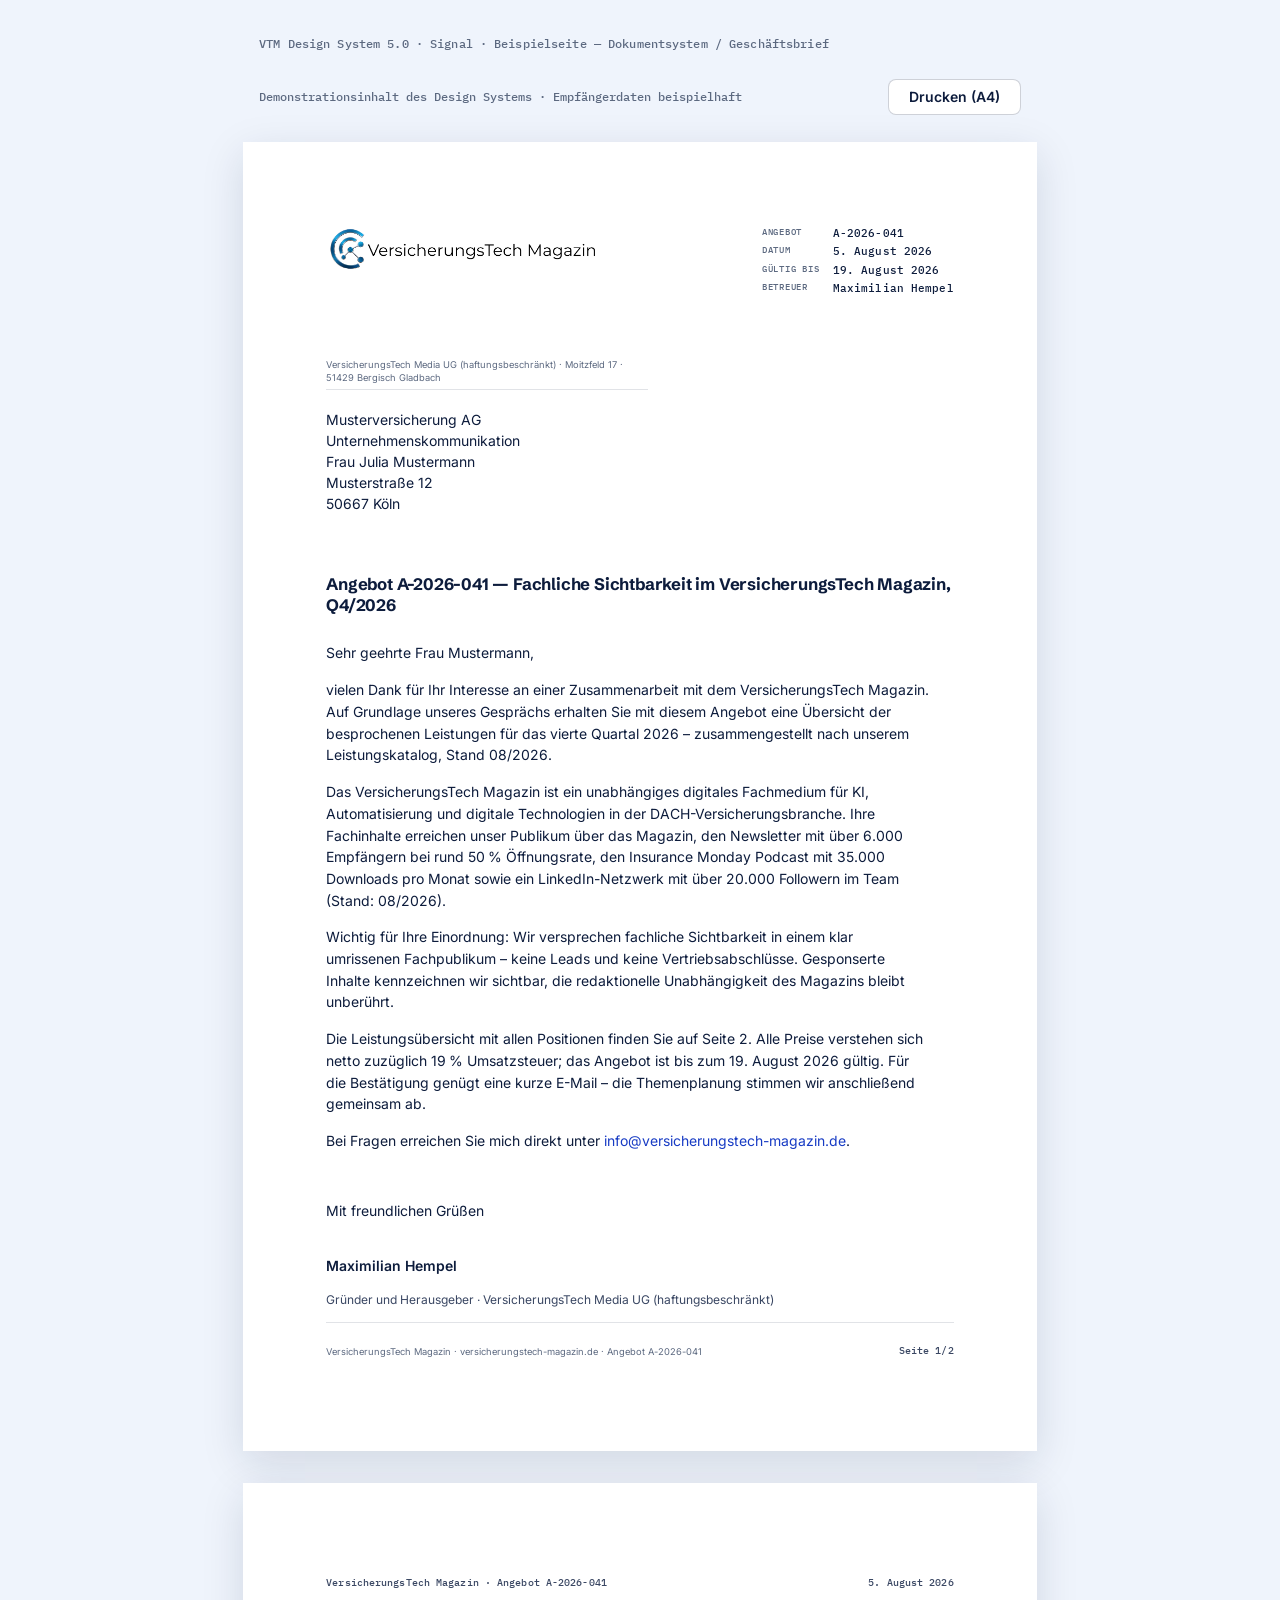
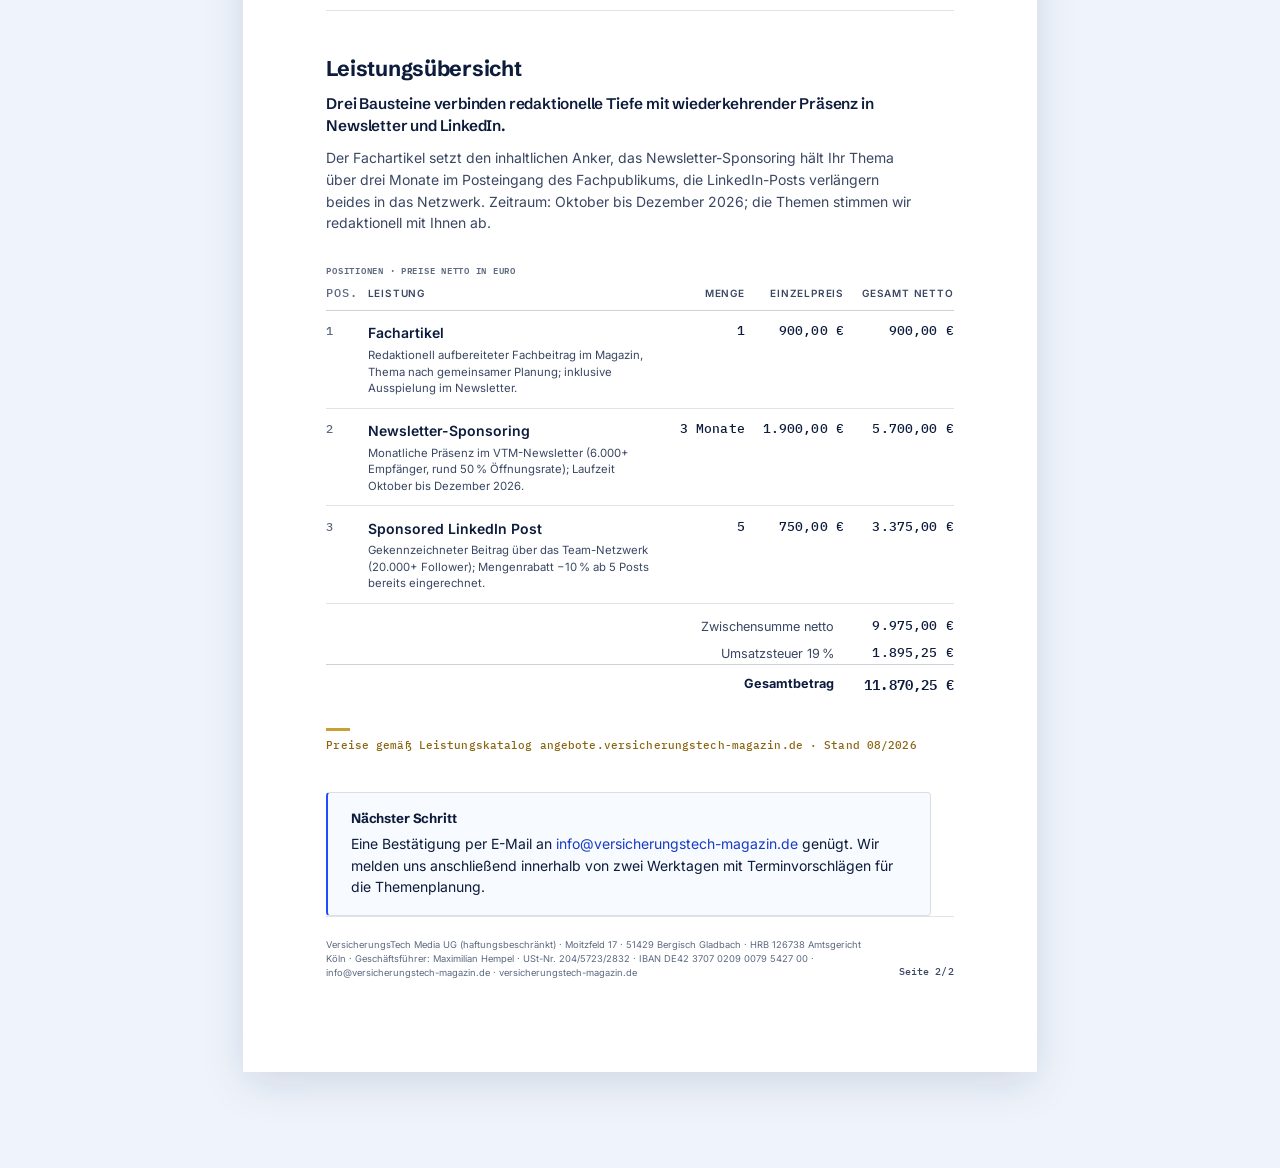
<file: design-system/beispiele/geschaeftsbrief.html>
<!DOCTYPE html>
<html lang="de">
<head>
<meta charset="utf-8">
<meta name="viewport" content="width=device-width, initial-scale=1">
<title>Angebot A-2026-041 · VersicherungsTech Magazin – Geschäftsbrief (Beispielseite)</title>
<meta name="description" content="Druckfähiges A4-Angebotsdokument des VTM Design Systems 5.0 „Signal": Geschäftsbrief mit Leistungsübersicht, Positionstabelle und vollständigen Firmenangaben.">
<link rel="preconnect" href="https://fonts.googleapis.com">
<link rel="preconnect" href="https://fonts.gstatic.com" crossorigin>
<link href="https://fonts.googleapis.com/css2?family=IBM+Plex+Mono:wght@400;500;600&family=Inter:wght@400;500;600;700&family=Newsreader:ital,opsz,wght@0,6..72,400;0,6..72,500;0,6..72,600;1,6..72,400;1,6..72,500&family=Schibsted+Grotesk:wght@500;600;700;800;900&display=swap" rel="stylesheet">
<link rel="stylesheet" href="../tokens.css">
<style>
  /* =========================================================
     VTM Dokumentsystem · Geschäftsbrief / Angebot (A4)
     Bildschirm: Blätter auf Eisblau. Druck: exakt A4, 22mm Rand.
     ========================================================= */

  * { box-sizing: border-box; }

  html { background: var(--sem-flaeche-eis); }

  body {
    margin: 0;
    font: var(--dokument-font);
    color: var(--sem-text);
    background: var(--sem-flaeche-eis);
    -webkit-font-smoothing: antialiased;
  }

  a { color: var(--sem-text-link); text-decoration: none; }
  a:hover { text-decoration: underline; }
  a:focus-visible,
  button:focus-visible {
    outline: none;
    box-shadow: var(--sem-fokus-ring);
    border-radius: var(--vtm-radius-s);
  }

  .skip-link {
    position: absolute;
    left: -9999px;
    top: 0;
    z-index: var(--vtm-ebene-toast);
    background: var(--vtm-weiss);
    color: var(--sem-text);
    padding: var(--vtm-space-12) var(--vtm-space-16);
    font: 600 var(--vtm-size-s)/1 var(--vtm-font-text);
    border-radius: var(--vtm-radius-m);
    box-shadow: var(--vtm-schatten-m);
  }
  .skip-link:focus-visible { left: var(--vtm-space-16); top: var(--vtm-space-16); }

  /* ---- Bildschirm-Werkzeugleiste (nicht im Druck) ---- */
  .werkzeug {
    max-width: 210mm;
    margin: 0 auto;
    padding: var(--vtm-space-24) var(--vtm-space-16) 0;
    display: flex;
    flex-wrap: wrap;
    align-items: center;
    gap: var(--vtm-space-12) var(--vtm-space-24);
  }
  .systemlabel {
    font: 500 var(--vtm-size-xs)/1.4 var(--vtm-font-mono);
    letter-spacing: var(--vtm-tracking-mono);
    color: var(--sem-text-gedaempft);
  }
  .demo-hinweis {
    font: 500 var(--vtm-size-xs)/1.4 var(--vtm-font-mono);
    color: var(--sem-text-gedaempft);
  }
  .drucken {
    margin-left: auto;
    height: var(--btn-hoehe-kompakt);
    padding: 0 var(--btn-pad-x);
    border: var(--btn-sekundaer-linie);
    border-radius: var(--btn-radius);
    background: var(--vtm-weiss);
    color: var(--btn-sekundaer-text);
    font: 600 var(--vtm-size-s)/1 var(--vtm-font-text);
    cursor: pointer;
    transition: background var(--vtm-dauer-micro) var(--vtm-ease-standard);
  }
  .drucken:hover { background: var(--btn-sekundaer-bg-hover); }

  /* ---- Blatt (A4) ---- */
  .dokument {
    display: flex;
    flex-direction: column;
    align-items: center;
    gap: var(--vtm-space-32);
    padding: var(--vtm-space-24) var(--vtm-space-16) var(--vtm-space-96);
  }

  .blatt {
    width: 210mm;
    max-width: 100%;
    min-height: 297mm;
    padding: var(--dokument-rand);
    background: var(--vtm-weiss);
    box-shadow: var(--vtm-schatten-l);
    display: flex;
    flex-direction: column;
  }

  /* ---- Briefkopf ---- */
  .briefkopf {
    display: flex;
    justify-content: space-between;
    align-items: flex-start;
    gap: var(--vtm-space-24);
    margin-bottom: 14mm;
  }
  .briefkopf img {
    height: 48px;
    width: auto;
    flex: none;
  }

  .meta {
    margin: 0;
    font: var(--dokument-meta-font);
    letter-spacing: var(--vtm-tracking-mono);
    color: var(--sem-text-sekundaer);
    display: grid;
    grid-template-columns: auto auto;
    gap: 2pt 10pt;
    text-align: left;
  }
  .meta dt {
    color: var(--sem-text-gedaempft);
    text-transform: uppercase;
    letter-spacing: var(--vtm-tracking-label);
    font-size: 7pt;
    align-self: baseline;
  }
  .meta dd {
    margin: 0;
    color: var(--sem-text);
    font-variant-numeric: tabular-nums;
  }

  /* ---- Absender / Empfänger ---- */
  .absenderzeile {
    font: 400 7pt/1.4 var(--vtm-font-text);
    color: var(--sem-text-gedaempft);
    border-bottom: var(--vtm-linie-haar);
    padding-bottom: 1.2mm;
    margin-bottom: 5mm;
    max-width: 85mm;
  }
  .empfaenger {
    font-style: normal;
    font-size: 10.5pt;
    line-height: 1.5;
    margin-bottom: 16mm;
  }

  /* ---- Betreff + Text ---- */
  .betreff {
    font: 700 12.5pt/1.25 var(--vtm-font-display);
    letter-spacing: var(--vtm-tracking-heading);
    color: var(--sem-text);
    margin: 0 0 7mm;
  }
  .brieftext p { margin: 0 0 4mm; max-width: 160mm; }
  .brieftext p:last-child { margin-bottom: 0; }

  .gruss { margin-top: 9mm; }
  .gruss .name {
    margin-top: 9mm;
    font-weight: 600;
  }
  .gruss .rolle {
    color: var(--sem-text-sekundaer);
    font-size: 9pt;
  }

  /* ---- Seitenfuß ---- */
  .blattfuss {
    margin-top: auto;
    padding-top: 3mm;
    border-top: var(--vtm-linie-haar);
    display: flex;
    justify-content: space-between;
    align-items: flex-end;
    gap: var(--vtm-space-24);
    font: 400 7pt/1.5 var(--vtm-font-text);
    color: var(--sem-text-gedaempft);
  }
  .blattfuss .seitenzahl {
    font: 500 7.5pt/1.4 var(--vtm-font-mono);
    letter-spacing: var(--vtm-tracking-mono);
    color: var(--sem-text-sekundaer);
    white-space: nowrap;
  }

  /* ---- Seite 2 · Leistungsübersicht ---- */
  .folgekopf {
    display: flex;
    justify-content: space-between;
    align-items: baseline;
    gap: var(--vtm-space-24);
    border-bottom: var(--vtm-linie-haar);
    padding-bottom: 2.5mm;
    margin-bottom: 12mm;
    font: 500 7.5pt/1.4 var(--vtm-font-mono);
    letter-spacing: var(--vtm-tracking-mono);
    color: var(--sem-text-sekundaer);
  }

  .uebersicht-titel {
    font: 700 16pt/1.2 var(--vtm-font-display);
    letter-spacing: var(--vtm-tracking-heading);
    margin: 0 0 3mm;
  }
  .aussage {
    font: 600 11.5pt/1.4 var(--vtm-font-display);
    letter-spacing: var(--vtm-tracking-heading);
    max-width: 150mm;
    margin: 0 0 3mm;
  }
  .einordnung {
    color: var(--sem-text-sekundaer);
    max-width: 155mm;
    margin: 0 0 8mm;
  }

  /* ---- Positionstabelle ---- */
  table.positionen {
    width: 100%;
    border-collapse: collapse;
    margin-bottom: 4mm;
  }
  .positionen caption {
    text-align: left;
    font: 600 7pt/1.3 var(--vtm-font-mono);
    letter-spacing: var(--vtm-tracking-label);
    text-transform: uppercase;
    color: var(--sem-text-gedaempft);
    padding-bottom: 2mm;
  }
  .positionen th {
    font: 600 7.5pt/1.3 var(--vtm-font-text);
    letter-spacing: var(--vtm-tracking-label);
    text-transform: uppercase;
    color: var(--sem-text-sekundaer);
    text-align: left;
    padding: 0 2.5mm 2mm 0;
    border-bottom: 1px solid rgb(13 28 60 / 0.20);
  }
  .positionen td {
    vertical-align: top;
    padding: 3mm 2.5mm 3mm 0;
    border-bottom: var(--vtm-linie-haar);
  }
  .positionen .zahl,
  .positionen th.zahl {
    text-align: right;
    padding-right: 0;
    padding-left: 4mm;
    white-space: nowrap;
  }
  .positionen td.zahl {
    font: 500 9.5pt/1.4 var(--vtm-font-mono);
    letter-spacing: var(--vtm-tracking-mono);
    font-variant-numeric: tabular-nums;
  }
  .positionen .pos {
    font: 500 9pt/1.55 var(--vtm-font-mono);
    color: var(--sem-text-gedaempft);
    width: 8mm;
  }
  .positionen .leistung { width: 78mm; }
  .positionen .leistung strong {
    display: block;
    font-weight: 600;
  }
  .positionen .leistung span {
    display: block;
    font-size: 8.5pt;
    line-height: 1.45;
    color: var(--sem-text-sekundaer);
    margin-top: 0.8mm;
  }

  .positionen tfoot td {
    border-bottom: 0;
    padding: 2mm 2.5mm 0 0;
  }
  .positionen tfoot .summenlabel {
    text-align: right;
    color: var(--sem-text-sekundaer);
    font-size: 9.5pt;
  }
  .positionen tfoot tr:first-child td { padding-top: 3.5mm; }
  .positionen tfoot .gesamt td {
    font-weight: 700;
    color: var(--sem-text);
    border-top: 1px solid rgb(13 28 60 / 0.20);
    padding-top: 2.5mm;
  }
  .positionen tfoot .gesamt td.zahl { font-weight: 600; font-size: 10.5pt; }

  /* ---- Belegzeile (Gold – nur Beleg/Quelle) ---- */
  .beleg {
    margin: 5mm 0 10mm;
  }
  .beleg::before {
    content: "";
    display: block;
    width: 24px;
    height: 3px;
    background: var(--sem-beleg-marke);
    margin-bottom: 1.6mm;
  }
  .beleg p {
    margin: 0;
    font: 500 8.5pt/1.5 var(--vtm-font-mono);
    letter-spacing: var(--vtm-tracking-mono);
    color: var(--sem-beleg-text);
    max-width: 160mm;
  }

  /* ---- Handlung / nächster Schritt ---- */
  .naechster-schritt {
    border: var(--vtm-linie-haar);
    border-left: 2px solid var(--sem-auswahl-linie);
    border-radius: var(--vtm-radius-s);
    background: var(--sem-flaeche-soft);
    padding: 4.5mm 6mm;
    max-width: 160mm;
  }
  .naechster-schritt h3 {
    font: 700 10pt/1.3 var(--vtm-font-display);
    letter-spacing: var(--vtm-tracking-heading);
    margin: 0 0 1.5mm;
  }
  .naechster-schritt p { margin: 0; max-width: 145mm; }

  .firmenangaben { max-width: 150mm; }

  /* ---- Kleine Bildschirme: Blatt fließt mit ---- */
  @media (max-width: 760px) {
    .blatt { min-height: 0; padding: 8mm 6mm; }
    /* Positionstabelle rollt am Bildschirm im eigenen Container (Reflow 320px) */
    table.positionen { display: block; overflow-x: auto; }
    .briefkopf { flex-direction: column; gap: var(--vtm-space-16); margin-bottom: 8mm; }
    .empfaenger { margin-bottom: 8mm; }
    .blattfuss { flex-direction: column; align-items: flex-start; gap: var(--vtm-space-8); }
    .positionen .leistung { width: auto; }
  }

  /* ---- Druck: exakt A4 ---- */
  @page { size: A4; margin: 0; }

  @media print {
    html, body { background: #FFFFFF; }
    .werkzeug { display: none; }
    .dokument { display: block; padding: 0; }
    .blatt {
      width: 210mm;
      min-height: 0;
      height: 296mm; /* 1mm Rundungsreserve, damit der Blattfuß nie überläuft */
      margin: 0;
      box-shadow: none;
      break-after: page;
    }
    .blatt:last-child { break-after: auto; }
    .naechster-schritt { background: #FFFFFF; }
    .positionen tr, .beleg, .naechster-schritt { break-inside: avoid; }
    a { color: inherit; }
  }
</style>
</head>
<body>
<a class="skip-link" href="#dokument">Zum Dokument springen</a>

<header class="werkzeug">
  <p class="systemlabel">VTM Design System 5.0 · Signal · Beispielseite — Dokumentsystem / Geschäftsbrief</p>
  <p class="demo-hinweis">Demonstrationsinhalt des Design Systems · Empfängerdaten beispielhaft</p>
  <button type="button" class="drucken" onclick="window.print()">Drucken (A4)</button>
</header>

<main id="dokument" class="dokument">

  <!-- ================= Seite 1 · Anschreiben ================= -->
  <article class="blatt" aria-label="Seite 1 von 2: Anschreiben">

    <header class="briefkopf">
      <img src="../assets/logo/vtm-logo-farbe.png" alt="VersicherungsTech Magazin" width="273" height="48">
      <dl class="meta">
        <dt>Angebot</dt>       <dd>A-2026-041</dd>
        <dt>Datum</dt>         <dd>5. August 2026</dd>
        <dt>Gültig bis</dt>    <dd>19. August 2026</dd>
        <dt>Betreuer</dt>      <dd>Maximilian Hempel</dd>
      </dl>
    </header>

    <p class="absenderzeile">VersicherungsTech Media UG (haftungsbeschränkt) · Moitzfeld 17 · 51429 Bergisch Gladbach</p>

    <address class="empfaenger">
      Musterversicherung AG<br>
      Unternehmenskommunikation<br>
      Frau Julia Mustermann<br>
      Musterstraße 12<br>
      50667 Köln
    </address>

    <h1 class="betreff">Angebot A-2026-041 — Fachliche Sichtbarkeit im VersicherungsTech Magazin, Q4/2026</h1>

    <div class="brieftext">
      <p>Sehr geehrte Frau Mustermann,</p>
      <p>vielen Dank für Ihr Interesse an einer Zusammenarbeit mit dem VersicherungsTech Magazin. Auf Grundlage unseres Gesprächs erhalten Sie mit diesem Angebot eine Übersicht der besprochenen Leistungen für das vierte Quartal 2026 – zusammengestellt nach unserem Leistungskatalog, Stand 08/2026.</p>
      <p>Das VersicherungsTech Magazin ist ein unabhängiges digitales Fachmedium für KI, Automatisierung und digitale Technologien in der DACH-Versicherungsbranche. Ihre Fachinhalte erreichen unser Publikum über das Magazin, den Newsletter mit über 6.000 Empfängern bei rund 50&#8239;% Öffnungsrate, den Insurance Monday Podcast mit 35.000 Downloads pro Monat sowie ein LinkedIn-Netzwerk mit über 20.000 Followern im Team (Stand: 08/2026).</p>
      <p>Wichtig für Ihre Einordnung: Wir versprechen fachliche Sichtbarkeit in einem klar umrissenen Fachpublikum – keine Leads und keine Vertriebsabschlüsse. Gesponserte Inhalte kennzeichnen wir sichtbar, die redaktionelle Unabhängigkeit des Magazins bleibt unberührt.</p>
      <p>Die Leistungsübersicht mit allen Positionen finden Sie auf Seite&nbsp;2. Alle Preise verstehen sich netto zuzüglich 19&#8239;% Umsatzsteuer; das Angebot ist bis zum 19. August 2026 gültig. Für die Bestätigung genügt eine kurze E-Mail – die Themenplanung stimmen wir anschließend gemeinsam ab.</p>
      <p>Bei Fragen erreichen Sie mich direkt unter <a href="mailto:info@versicherungstech-magazin.de">info@versicherungstech-magazin.de</a>.</p>
    </div>

    <div class="gruss">
      <p>Mit freundlichen Grüßen</p>
      <p class="name">Maximilian Hempel</p>
      <p class="rolle">Gründer und Herausgeber · VersicherungsTech Media UG (haftungsbeschränkt)</p>
    </div>

    <footer class="blattfuss">
      <p>VersicherungsTech Magazin · versicherungstech-magazin.de · Angebot A-2026-041</p>
      <p class="seitenzahl">Seite 1/2</p>
    </footer>
  </article>

  <!-- ================= Seite 2 · Leistungsübersicht ================= -->
  <article class="blatt" aria-label="Seite 2 von 2: Leistungsübersicht">

    <header class="folgekopf">
      <p>VersicherungsTech Magazin · Angebot A-2026-041</p>
      <p>5. August 2026</p>
    </header>

    <h2 class="uebersicht-titel">Leistungsübersicht</h2>

    <!-- 1 · Aussage -->
    <p class="aussage">Drei Bausteine verbinden redaktionelle Tiefe mit wiederkehrender Präsenz in Newsletter und LinkedIn.</p>

    <!-- 2 · Einordnung -->
    <p class="einordnung">Der Fachartikel setzt den inhaltlichen Anker, das Newsletter-Sponsoring hält Ihr Thema über drei Monate im Posteingang des Fachpublikums, die LinkedIn-Posts verlängern beides in das Netzwerk. Zeitraum: Oktober bis Dezember 2026; die Themen stimmen wir redaktionell mit Ihnen ab.</p>

    <!-- 3 · Beleg: Positionen und Preise -->
    <table class="positionen">
      <caption>Positionen · Preise netto in Euro</caption>
      <thead>
        <tr>
          <th scope="col" class="pos">Pos.</th>
          <th scope="col" class="leistung">Leistung</th>
          <th scope="col" class="zahl">Menge</th>
          <th scope="col" class="zahl">Einzelpreis</th>
          <th scope="col" class="zahl">Gesamt netto</th>
        </tr>
      </thead>
      <tbody>
        <tr>
          <td class="pos">1</td>
          <td class="leistung">
            <strong>Fachartikel</strong>
            <span>Redaktionell aufbereiteter Fachbeitrag im Magazin, Thema nach gemeinsamer Planung; inklusive Ausspielung im Newsletter.</span>
          </td>
          <td class="zahl">1</td>
          <td class="zahl">900,00&nbsp;€</td>
          <td class="zahl">900,00&nbsp;€</td>
        </tr>
        <tr>
          <td class="pos">2</td>
          <td class="leistung">
            <strong>Newsletter-Sponsoring</strong>
            <span>Monatliche Präsenz im VTM-Newsletter (6.000+ Empfänger, rund 50&#8239;% Öffnungsrate); Laufzeit Oktober bis Dezember 2026.</span>
          </td>
          <td class="zahl">3 Monate</td>
          <td class="zahl">1.900,00&nbsp;€</td>
          <td class="zahl">5.700,00&nbsp;€</td>
        </tr>
        <tr>
          <td class="pos">3</td>
          <td class="leistung">
            <strong>Sponsored LinkedIn Post</strong>
            <span>Gekennzeichneter Beitrag über das Team-Netzwerk (20.000+ Follower); Mengenrabatt −10&#8239;% ab 5 Posts bereits eingerechnet.</span>
          </td>
          <td class="zahl">5</td>
          <td class="zahl">750,00&nbsp;€</td>
          <td class="zahl">3.375,00&nbsp;€</td>
        </tr>
      </tbody>
      <tfoot>
        <tr>
          <td colspan="4" class="summenlabel">Zwischensumme netto</td>
          <td class="zahl">9.975,00&nbsp;€</td>
        </tr>
        <tr>
          <td colspan="4" class="summenlabel">Umsatzsteuer 19&#8239;%</td>
          <td class="zahl">1.895,25&nbsp;€</td>
        </tr>
        <tr class="gesamt">
          <td colspan="4" class="summenlabel">Gesamtbetrag</td>
          <td class="zahl">11.870,25&nbsp;€</td>
        </tr>
      </tfoot>
    </table>

    <div class="beleg">
      <p>Preise gemäß Leistungskatalog angebote.versicherungstech-magazin.de · Stand 08/2026</p>
    </div>

    <!-- 4 · Handlung -->
    <section class="naechster-schritt" aria-label="Nächster Schritt">
      <h3>Nächster Schritt</h3>
      <p>Eine Bestätigung per E-Mail an <a href="mailto:info@versicherungstech-magazin.de">info@versicherungstech-magazin.de</a> genügt. Wir melden uns anschließend innerhalb von zwei Werktagen mit Terminvorschlägen für die Themenplanung.</p>
    </section>

    <footer class="blattfuss">
      <p class="firmenangaben">
        VersicherungsTech Media UG (haftungsbeschränkt) · Moitzfeld 17 · 51429 Bergisch Gladbach ·
        HRB 126738 Amtsgericht Köln · Geschäftsführer: Maximilian Hempel · USt-Nr. 204/5723/2832 ·
        IBAN DE42 3707 0209 0079 5427 00 · info@versicherungstech-magazin.de · versicherungstech-magazin.de
      </p>
      <p class="seitenzahl">Seite 2/2</p>
    </footer>
  </article>

</main>
</body>
</html>
</file>
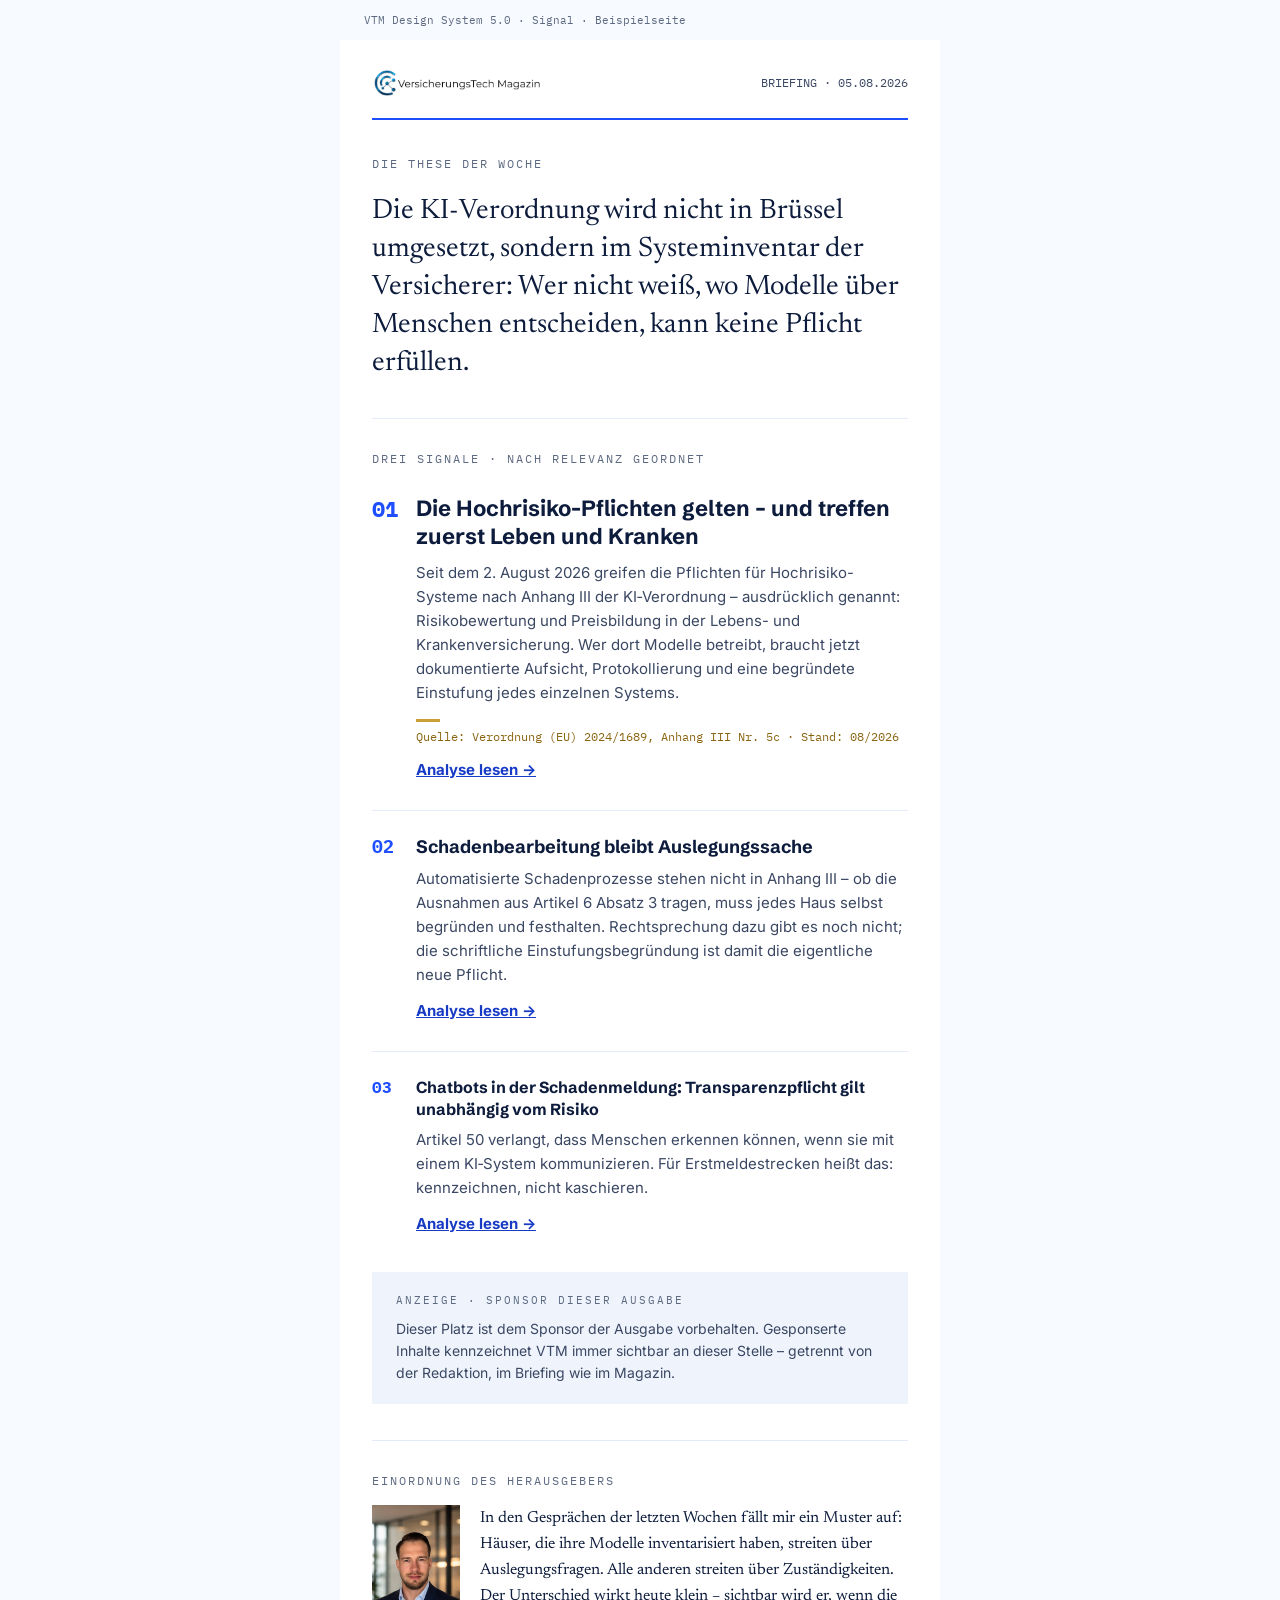
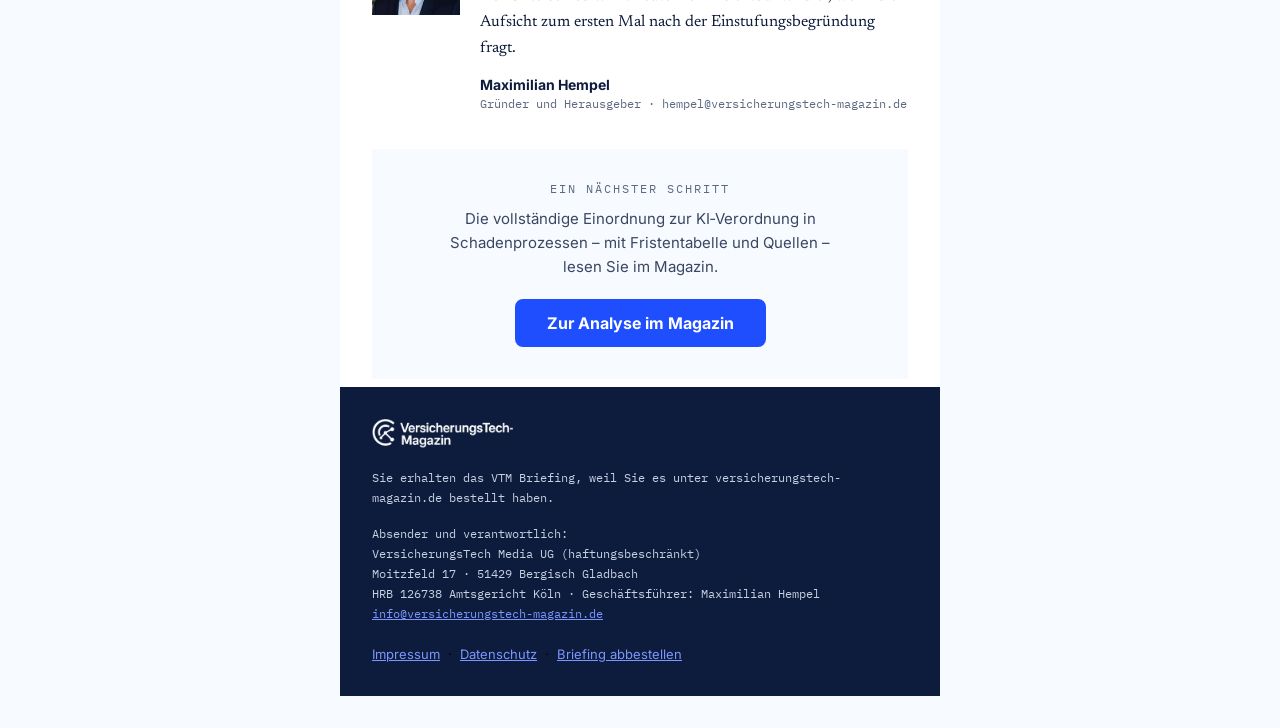
<file: design-system/beispiele/newsletter.html>
<!DOCTYPE html>
<html lang="de" xmlns="http://www.w3.org/1999/xhtml">
<head>
<meta charset="UTF-8">
<meta http-equiv="Content-Type" content="text/html; charset=UTF-8">
<meta name="viewport" content="width=device-width, initial-scale=1">
<meta name="x-apple-disable-message-reformatting">
<title>VTM Briefing · 5. August 2026</title>
<!--[if !mso]><!-->
<link rel="preconnect" href="https://fonts.googleapis.com">
<link rel="preconnect" href="https://fonts.gstatic.com" crossorigin>
<link href="https://fonts.googleapis.com/css2?family=IBM+Plex+Mono:wght@400;500;600&family=Inter:wght@400;500;600;700&family=Newsreader:ital,opsz,wght@0,6..72,400;0,6..72,500;1,6..72,400&family=Schibsted+Grotesk:wght@700;800&display=swap" rel="stylesheet">
<!--<![endif]-->
<style>
  /* Progressive Enhancement: Webfonts nur dort, wo <style> unterstützt wird.
     Inline-Styles tragen ausschließlich Systemschriften (Arial/Georgia/Courier New). */
  @media screen {
    .font-display { font-family: 'Schibsted Grotesk', Arial, sans-serif !important; }
    .font-sans    { font-family: 'Inter', Arial, sans-serif !important; }
    .font-serif   { font-family: 'Newsreader', Georgia, serif !important; }
    .font-mono    { font-family: 'IBM Plex Mono', 'Courier New', Courier, monospace !important; }
  }
  @media only screen and (max-width: 620px) {
    .container { width: 100% !important; }
    .pad { padding-left: 20px !important; padding-right: 20px !important; }
    .these { font-size: 24px !important; line-height: 32px !important; }
    .stack { display: block !important; width: 100% !important; }
    .stack-gap { padding-top: 16px !important; padding-left: 0 !important; }
  }
  a:hover { color: #1F4EFF !important; }
</style>
</head>
<body style="margin:0; padding:0; background-color:#F7FAFE; word-spacing:normal;">

  <!-- Preheader (unsichtbar) -->
  <div style="display:none; max-height:0; overflow:hidden; mso-hide:all;">
    Die These der Woche: Die KI-Verordnung wird im Systeminventar der Versicherer entschieden — dazu drei priorisierte Signale.&nbsp;&zwnj;&nbsp;&zwnj;&nbsp;&zwnj;&nbsp;&zwnj;&nbsp;&zwnj;&nbsp;&zwnj;&nbsp;&zwnj;&nbsp;&zwnj;
  </div>

  <table role="presentation" width="100%" cellpadding="0" cellspacing="0" border="0" bgcolor="#F7FAFE" style="background-color:#F7FAFE;">
    <tr>
      <td align="center" style="padding:0 12px;">

        <!-- Systemlabel der Beispielseite -->
        <table role="presentation" class="container" width="600" cellpadding="0" cellspacing="0" border="0" style="width:100%; max-width:600px;">
          <tr>
            <td class="font-mono" style="padding:12px 24px; font-family:'Courier New',Courier,monospace; font-size:11px; line-height:16px; color:#5C6980;">
              VTM Design System 5.0 &middot; Signal &middot; Beispielseite
            </td>
          </tr>
        </table>

        <table role="presentation" class="container" width="600" cellpadding="0" cellspacing="0" border="0" bgcolor="#FFFFFF" style="width:100%; max-width:600px; background-color:#FFFFFF;">

          <!-- ================= KOPF ================= -->
          <tr>
            <td class="pad" style="padding:28px 32px 20px 32px;">
              <table role="presentation" width="100%" cellpadding="0" cellspacing="0" border="0">
                <tr>
                  <td align="left" valign="middle" class="stack">
                    <img src="../assets/logo/vtm-logo-farbe.png" width="170" height="30" alt="VTM &ndash; VersicherungsTech Magazin" style="display:block; border:0; width:170px; height:30px;">
                  </td>
                  <td align="right" valign="middle" class="font-mono stack stack-gap" style="font-family:'Courier New',Courier,monospace; font-size:12px; line-height:16px; color:#3A4763;">
                    BRIEFING &middot; 05.08.2026
                  </td>
                </tr>
              </table>
            </td>
          </tr>
          <!-- Signallinie -->
          <tr>
            <td class="pad" style="padding:0 32px;">
              <table role="presentation" width="100%" cellpadding="0" cellspacing="0" border="0">
                <tr><td height="2" bgcolor="#1F4EFF" style="height:2px; line-height:2px; font-size:0;">&nbsp;</td></tr>
              </table>
            </td>
          </tr>

          <!-- ================= 1 · LEITTHESE ================= -->
          <tr>
            <td class="pad" style="padding:36px 32px 8px 32px;">
              <div class="font-mono" style="font-family:'Courier New',Courier,monospace; font-size:12px; line-height:16px; letter-spacing:2px; text-transform:uppercase; color:#5C6980;">
                Die These der Woche
              </div>
            </td>
          </tr>
          <tr>
            <td class="pad" style="padding:12px 32px 36px 32px;">
              <div class="these font-serif" style="font-family:Georgia,'Times New Roman',serif; font-size:28px; line-height:38px; color:#0D1C3C;">
                Die KI&#8209;Verordnung wird nicht in Br&uuml;ssel umgesetzt, sondern im System&shy;inventar der Versicherer: Wer nicht wei&szlig;, wo Modelle &uuml;ber Menschen entscheiden, kann keine Pflicht erf&uuml;llen.
              </div>
            </td>
          </tr>

          <!-- ================= 2 · DREI SIGNALE ================= -->
          <tr>
            <td class="pad" style="padding:0 32px;">
              <table role="presentation" width="100%" cellpadding="0" cellspacing="0" border="0">
                <tr><td height="1" bgcolor="#E3EBF8" style="height:1px; line-height:1px; font-size:0;">&nbsp;</td></tr>
              </table>
            </td>
          </tr>
          <tr>
            <td class="pad" style="padding:32px 32px 4px 32px;">
              <div class="font-mono" style="font-family:'Courier New',Courier,monospace; font-size:12px; line-height:16px; letter-spacing:2px; text-transform:uppercase; color:#5C6980;">
                Drei Signale &middot; nach Relevanz geordnet
              </div>
            </td>
          </tr>

          <!-- Signal 01 (höchste Priorität, ausführlich) -->
          <tr>
            <td class="pad" style="padding:24px 32px 0 32px;">
              <table role="presentation" width="100%" cellpadding="0" cellspacing="0" border="0">
                <tr>
                  <td width="44" valign="top" class="font-mono" style="width:44px; font-family:'Courier New',Courier,monospace; font-size:22px; line-height:28px; font-weight:bold; color:#1F4EFF;">
                    01
                  </td>
                  <td valign="top">
                    <div class="font-display" style="font-family:Arial,Helvetica,sans-serif; font-size:22px; line-height:28px; font-weight:bold; color:#0D1C3C;">
                      Die Hochrisiko-Pflichten gelten &ndash; und treffen zuerst Leben und Kranken
                    </div>
                    <div class="font-sans" style="font-family:Arial,Helvetica,sans-serif; font-size:15px; line-height:24px; color:#3A4763; padding-top:10px;">
                      Seit dem 2.&nbsp;August 2026 greifen die Pflichten f&uuml;r Hochrisiko-Systeme nach Anhang&nbsp;III der KI&#8209;Verordnung &ndash; ausdr&uuml;cklich genannt: Risikobewertung und Preisbildung in der Lebens- und Krankenversicherung. Wer dort Modelle betreibt, braucht jetzt dokumentierte Aufsicht, Protokollierung und eine begr&uuml;ndete Einstufung jedes einzelnen Systems.
                    </div>
                    <!-- Belegzeile (Gold nur hier: Quelle) -->
                    <table role="presentation" cellpadding="0" cellspacing="0" border="0" style="margin-top:14px;">
                      <tr><td width="24" height="3" bgcolor="#C9A035" style="width:24px; height:3px; line-height:3px; font-size:0;">&nbsp;</td></tr>
                    </table>
                    <table role="presentation" width="100%" cellpadding="0" cellspacing="0" border="0">
                      <tr><td class="font-mono" style="padding-top:6px; font-family:'Courier New',Courier,monospace; font-size:12px; line-height:18px; color:#8A6512;">
                        Quelle: Verordnung (EU) 2024/1689, Anhang III Nr.&nbsp;5c &middot; Stand: 08/2026
                      </td></tr>
                    </table>
                    <div style="padding-top:12px;">
                      <a href="https://versicherungstech-magazin.de/" class="font-sans" style="font-family:Arial,Helvetica,sans-serif; font-size:15px; line-height:24px; font-weight:bold; color:#173BC4; text-decoration:underline;">Analyse lesen &rarr;</a>
                    </div>
                  </td>
                </tr>
              </table>
            </td>
          </tr>

          <!-- Signal 02 (mittlere Priorität) -->
          <tr>
            <td class="pad" style="padding:28px 32px 0 32px;">
              <table role="presentation" width="100%" cellpadding="0" cellspacing="0" border="0">
                <tr><td height="1" bgcolor="#E3EBF8" style="height:1px; line-height:1px; font-size:0;">&nbsp;</td></tr>
              </table>
            </td>
          </tr>
          <tr>
            <td class="pad" style="padding:24px 32px 0 32px;">
              <table role="presentation" width="100%" cellpadding="0" cellspacing="0" border="0">
                <tr>
                  <td width="44" valign="top" class="font-mono" style="width:44px; font-family:'Courier New',Courier,monospace; font-size:18px; line-height:24px; font-weight:bold; color:#1F4EFF;">
                    02
                  </td>
                  <td valign="top">
                    <div class="font-display" style="font-family:Arial,Helvetica,sans-serif; font-size:18px; line-height:24px; font-weight:bold; color:#0D1C3C;">
                      Schadenbearbeitung bleibt Auslegungssache
                    </div>
                    <div class="font-sans" style="font-family:Arial,Helvetica,sans-serif; font-size:15px; line-height:24px; color:#3A4763; padding-top:8px;">
                      Automatisierte Schadenprozesse stehen nicht in Anhang&nbsp;III &ndash; ob die Ausnahmen aus Artikel&nbsp;6 Absatz&nbsp;3 tragen, muss jedes Haus selbst begr&uuml;nden und festhalten. Rechtsprechung dazu gibt es noch nicht; die schriftliche Einstufungsbegr&uuml;ndung ist damit die eigentliche neue Pflicht.
                    </div>
                    <div style="padding-top:12px;">
                      <a href="https://versicherungstech-magazin.de/" class="font-sans" style="font-family:Arial,Helvetica,sans-serif; font-size:15px; line-height:24px; font-weight:bold; color:#173BC4; text-decoration:underline;">Analyse lesen &rarr;</a>
                    </div>
                  </td>
                </tr>
              </table>
            </td>
          </tr>

          <!-- Signal 03 (kompakt) -->
          <tr>
            <td class="pad" style="padding:28px 32px 0 32px;">
              <table role="presentation" width="100%" cellpadding="0" cellspacing="0" border="0">
                <tr><td height="1" bgcolor="#E3EBF8" style="height:1px; line-height:1px; font-size:0;">&nbsp;</td></tr>
              </table>
            </td>
          </tr>
          <tr>
            <td class="pad" style="padding:24px 32px 36px 32px;">
              <table role="presentation" width="100%" cellpadding="0" cellspacing="0" border="0">
                <tr>
                  <td width="44" valign="top" class="font-mono" style="width:44px; font-family:'Courier New',Courier,monospace; font-size:16px; line-height:22px; font-weight:bold; color:#1F4EFF;">
                    03
                  </td>
                  <td valign="top">
                    <div class="font-display" style="font-family:Arial,Helvetica,sans-serif; font-size:16px; line-height:22px; font-weight:bold; color:#0D1C3C;">
                      Chatbots in der Schadenmeldung: Transparenzpflicht gilt unabh&auml;ngig vom Risiko
                    </div>
                    <div class="font-sans" style="font-family:Arial,Helvetica,sans-serif; font-size:15px; line-height:24px; color:#3A4763; padding-top:8px;">
                      Artikel&nbsp;50 verlangt, dass Menschen erkennen k&ouml;nnen, wenn sie mit einem KI&#8209;System kommunizieren. F&uuml;r Erstmeldestrecken hei&szlig;t das: kennzeichnen, nicht kaschieren.
                    </div>
                    <div style="padding-top:12px;">
                      <a href="https://versicherungstech-magazin.de/" class="font-sans" style="font-family:Arial,Helvetica,sans-serif; font-size:15px; line-height:24px; font-weight:bold; color:#173BC4; text-decoration:underline;">Analyse lesen &rarr;</a>
                    </div>
                  </td>
                </tr>
              </table>
            </td>
          </tr>

          <!-- ================= SPONSORED-SLOT (Demo) ================= -->
          <tr>
            <td class="pad" style="padding:0 32px 36px 32px;">
              <table role="presentation" width="100%" cellpadding="0" cellspacing="0" border="0" bgcolor="#EFF4FC" style="background-color:#EFF4FC;">
                <tr>
                  <td style="padding:20px 24px;">
                    <div class="font-mono" style="font-family:'Courier New',Courier,monospace; font-size:11px; line-height:16px; letter-spacing:2px; text-transform:uppercase; color:#5C6980;">
                      Anzeige &middot; Sponsor dieser Ausgabe
                    </div>
                    <div class="font-sans" style="font-family:Arial,Helvetica,sans-serif; font-size:14px; line-height:22px; color:#3A4763; padding-top:10px;">
                      Dieser Platz ist dem Sponsor der Ausgabe vorbehalten. Gesponserte Inhalte kennzeichnet VTM immer sichtbar an dieser Stelle &ndash; getrennt von der Redaktion, im Briefing wie im Magazin.
                    </div>
                  </td>
                </tr>
              </table>
            </td>
          </tr>

          <!-- ================= 3 · EINORDNUNG DES HERAUSGEBERS ================= -->
          <tr>
            <td class="pad" style="padding:0 32px;">
              <table role="presentation" width="100%" cellpadding="0" cellspacing="0" border="0">
                <tr><td height="1" bgcolor="#E3EBF8" style="height:1px; line-height:1px; font-size:0;">&nbsp;</td></tr>
              </table>
            </td>
          </tr>
          <tr>
            <td class="pad" style="padding:32px 32px 36px 32px;">
              <div class="font-mono" style="font-family:'Courier New',Courier,monospace; font-size:12px; line-height:16px; letter-spacing:2px; text-transform:uppercase; color:#5C6980; padding-bottom:16px;">
                Einordnung des Herausgebers
              </div>
              <table role="presentation" width="100%" cellpadding="0" cellspacing="0" border="0">
                <tr>
                  <td class="stack" width="88" valign="top" style="width:88px;">
                    <img src="../assets/team/maximilian-hempel.jpg" width="88" height="110" alt="Portr&auml;t von Maximilian Hempel" style="display:block; border:0; width:88px; height:110px;">
                  </td>
                  <td class="stack stack-gap" valign="top" style="padding-left:20px;">
                    <div class="font-serif" style="font-family:Georgia,'Times New Roman',serif; font-size:16px; line-height:26px; color:#0D1C3C;">
                      In den Gespr&auml;chen der letzten Wochen f&auml;llt mir ein Muster auf: H&auml;user, die ihre Modelle inventarisiert haben, streiten &uuml;ber Auslegungsfragen. Alle anderen streiten &uuml;ber Zust&auml;ndigkeiten. Der Unterschied wirkt heute klein &ndash; sichtbar wird er, wenn die Aufsicht zum ersten Mal nach der Einstufungsbegr&uuml;ndung fragt.
                    </div>
                    <div class="font-sans" style="font-family:Arial,Helvetica,sans-serif; font-size:14px; line-height:20px; color:#0D1C3C; font-weight:bold; padding-top:14px;">
                      Maximilian Hempel
                    </div>
                    <div class="font-mono" style="font-family:'Courier New',Courier,monospace; font-size:12px; line-height:18px; color:#5C6980;">
                      Gr&uuml;nder und Herausgeber &middot; hempel@versicherungstech-magazin.de
                    </div>
                  </td>
                </tr>
              </table>
            </td>
          </tr>

          <!-- ================= 4 · EIN NÄCHSTER SCHRITT ================= -->
          <tr>
            <td class="pad" style="padding:0 32px 8px 32px;">
              <table role="presentation" width="100%" cellpadding="0" cellspacing="0" border="0" bgcolor="#F7FAFE" style="background-color:#F7FAFE;">
                <tr>
                  <td align="center" style="padding:32px 24px;">
                    <div class="font-mono" style="font-family:'Courier New',Courier,monospace; font-size:12px; line-height:16px; letter-spacing:2px; text-transform:uppercase; color:#5C6980;">
                      Ein n&auml;chster Schritt
                    </div>
                    <div class="font-sans" style="font-family:Arial,Helvetica,sans-serif; font-size:15px; line-height:24px; color:#3A4763; padding:10px 0 20px 0; max-width:420px;">
                      Die vollst&auml;ndige Einordnung zur KI&#8209;Verordnung in Schadenprozessen &ndash; mit Fristen&shy;tabelle und Quellen &ndash; lesen Sie im Magazin.
                    </div>
                    <!-- Bulletproof Padding-Button -->
                    <table role="presentation" cellpadding="0" cellspacing="0" border="0" align="center">
                      <tr>
                        <td bgcolor="#1F4EFF" style="background-color:#1F4EFF; border-radius:8px;">
                          <a href="https://versicherungstech-magazin.de/" class="font-sans" style="display:inline-block; padding:14px 32px; font-family:Arial,Helvetica,sans-serif; font-size:16px; line-height:20px; font-weight:bold; color:#FFFFFF; text-decoration:none; border-radius:8px;">
                            Zur Analyse im Magazin
                          </a>
                        </td>
                      </tr>
                    </table>
                  </td>
                </tr>
              </table>
            </td>
          </tr>

          <!-- ================= FUSS ================= -->
          <tr>
            <td bgcolor="#0D1C3C" style="background-color:#0D1C3C; padding:32px;">
              <img src="../assets/logo/vtm-logo-weiss.png" width="141" height="29" alt="VTM &ndash; VersicherungsTech Magazin" style="display:block; border:0; width:141px; height:29px;">
              <div class="font-mono" style="font-family:'Courier New',Courier,monospace; font-size:12px; line-height:20px; color:#C7D0E2; padding-top:20px;">
                Sie erhalten das VTM Briefing, weil Sie es unter versicherungstech-magazin.de bestellt haben.
              </div>
              <div class="font-mono" style="font-family:'Courier New',Courier,monospace; font-size:12px; line-height:20px; color:#C7D0E2; padding-top:16px;">
                Absender und verantwortlich:<br>
                VersicherungsTech Media UG (haftungsbeschr&auml;nkt)<br>
                Moitzfeld 17 &middot; 51429 Bergisch Gladbach<br>
                HRB 126738 Amtsgericht K&ouml;ln &middot; Gesch&auml;ftsf&uuml;hrer: Maximilian Hempel<br>
                <a href="mailto:info@versicherungstech-magazin.de" style="color:#7C96FF; text-decoration:underline;">info@versicherungstech-magazin.de</a>
              </div>
              <div class="font-sans" style="font-family:Arial,Helvetica,sans-serif; font-size:13px; line-height:20px; padding-top:20px;">
                <a href="https://versicherungstech-magazin.de/" style="color:#7C96FF; text-decoration:underline;">Impressum</a>
                &nbsp;&middot;&nbsp;
                <a href="https://versicherungstech-magazin.de/" style="color:#7C96FF; text-decoration:underline;">Datenschutz</a>
                &nbsp;&middot;&nbsp;
                <a href="https://versicherungstech-magazin.de/" style="color:#7C96FF; text-decoration:underline;">Briefing abbestellen</a>
              </div>
            </td>
          </tr>
        </table>

        <!-- Abstand unten -->
        <table role="presentation" class="container" width="600" cellpadding="0" cellspacing="0" border="0" style="width:100%; max-width:600px;">
          <tr><td height="32" style="height:32px; line-height:32px; font-size:0;">&nbsp;</td></tr>
        </table>

      </td>
    </tr>
  </table>
</body>
</html>
</file>
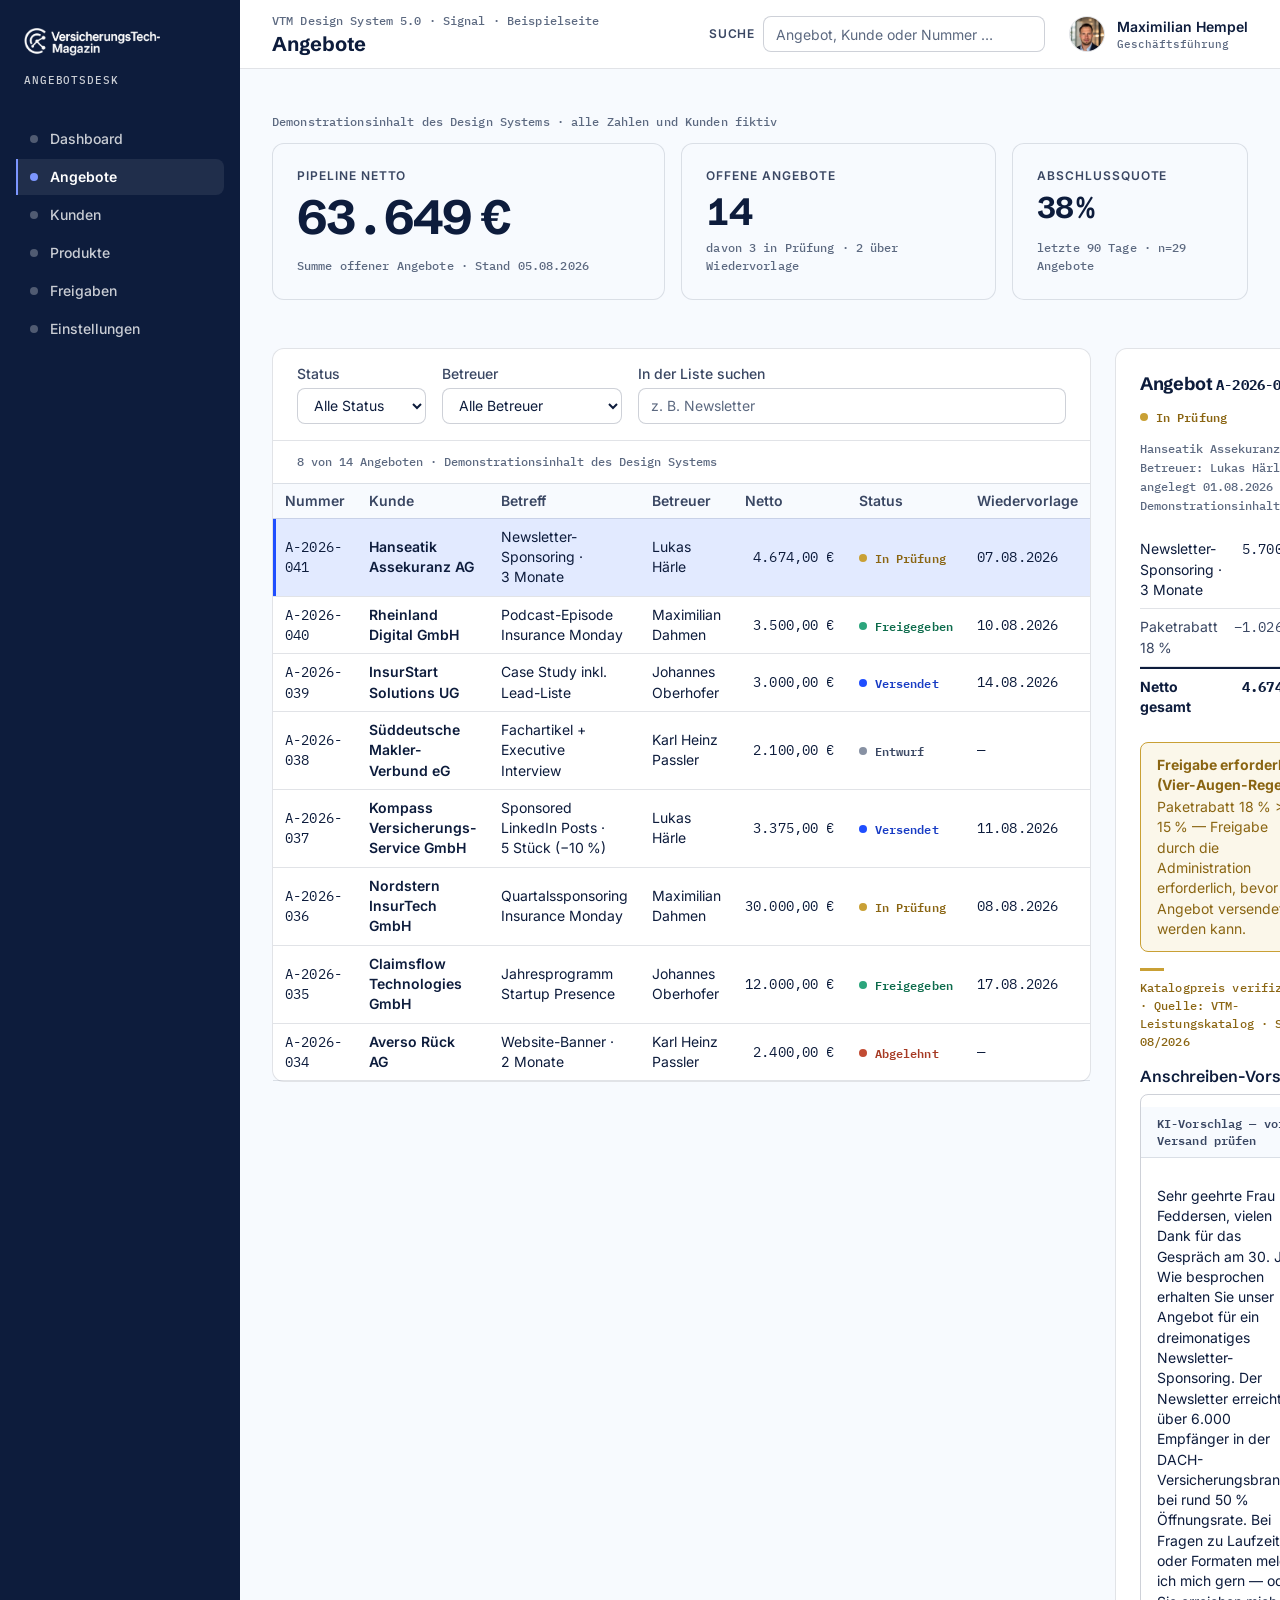
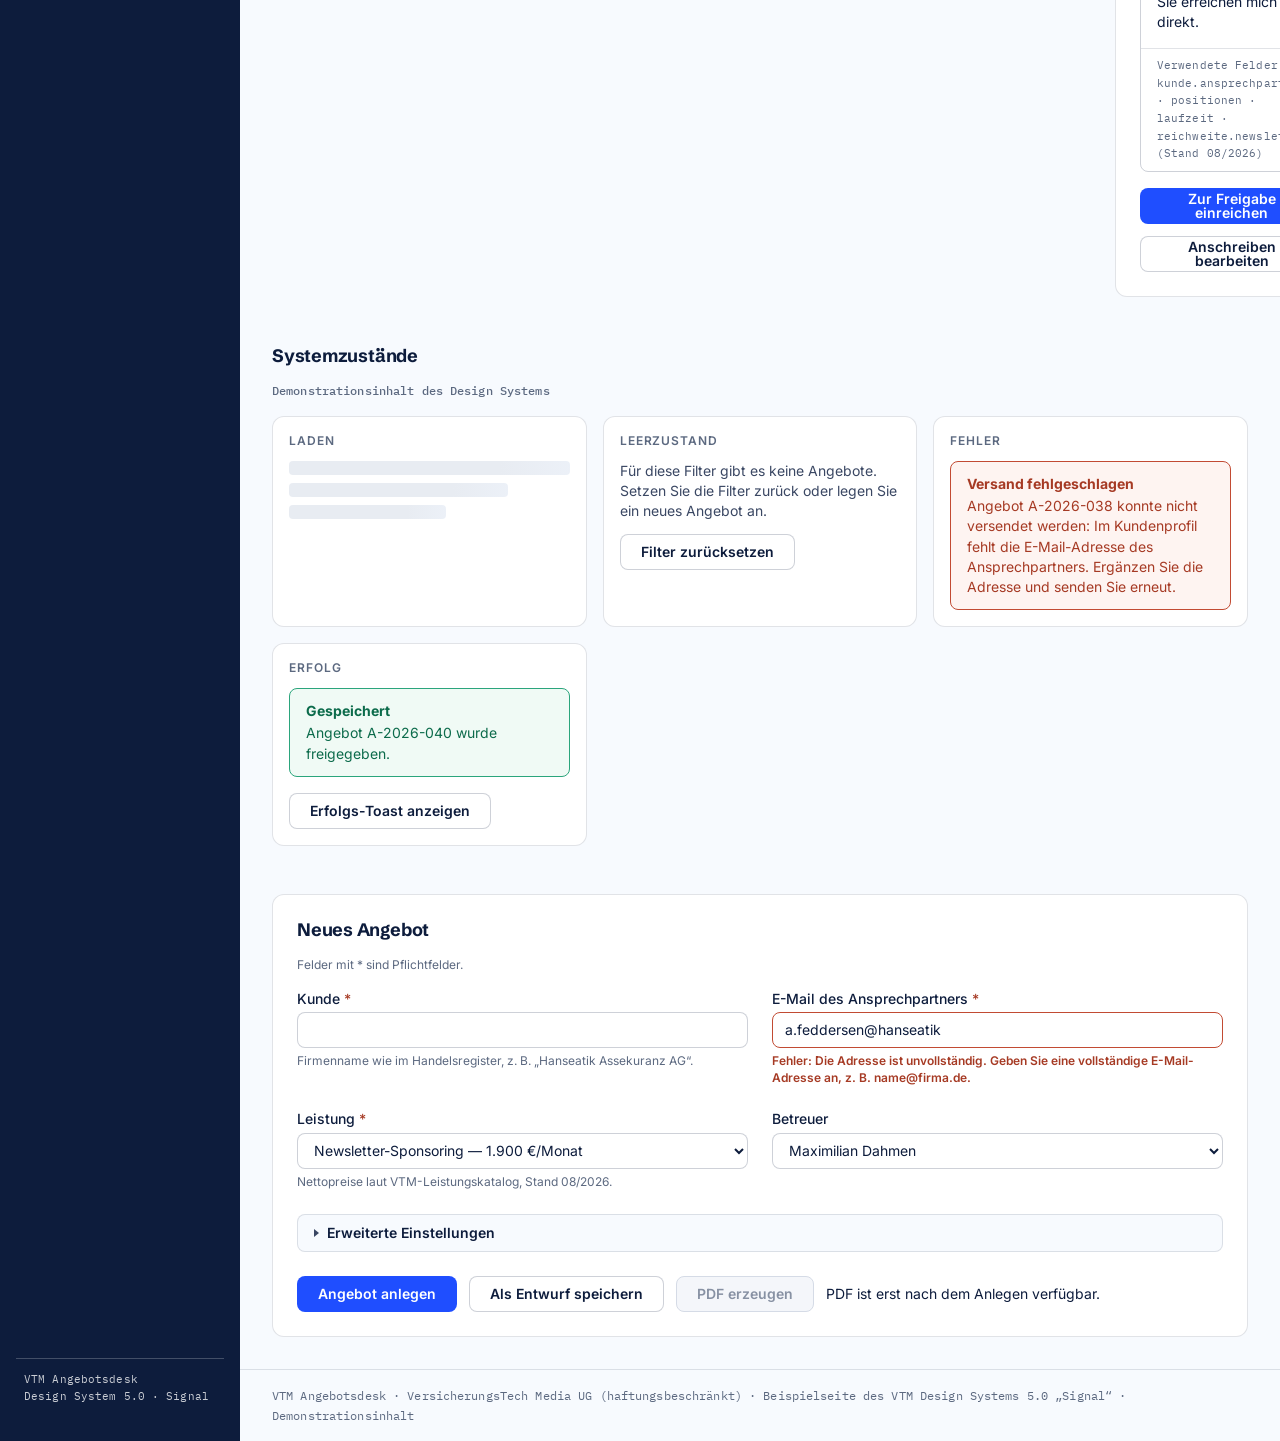
<file: design-system/beispiele/saas-ui.html>
<!DOCTYPE html>
<html lang="de">
<head>
<meta charset="UTF-8">
<meta name="viewport" content="width=device-width, initial-scale=1">
<title>VTM Angebotsdesk · SaaS-Referenzoberfläche · VTM Design System 5.0</title>
<meta name="description" content="Referenz-Arbeitsoberfläche der VTM-SaaS-Produkte am Beispiel der internen Angebotssoftware „VTM Angebotsdesk“. Beispielseite des VTM Design Systems 5.0 „Signal“.">
<link rel="preconnect" href="https://fonts.googleapis.com">
<link rel="preconnect" href="https://fonts.gstatic.com" crossorigin>
<link href="https://fonts.googleapis.com/css2?family=IBM+Plex+Mono:wght@400;500;600&family=Inter:wght@400;500;600;700&family=Newsreader:ital,opsz,wght@0,6..72,400;0,6..72,500;0,6..72,600;1,6..72,400;1,6..72,500&family=Schibsted+Grotesk:wght@500;600;700;800;900&display=swap" rel="stylesheet">
<link rel="stylesheet" href="../tokens.css">
<style>
/* =============================================================
   VTM Angebotsdesk – Referenz-Arbeitsoberfläche
   Ruhige Arbeitsfläche, hohe Dichte ohne Unruhe.
   14px-UI · Touchziele ≥ 44px · kompakte Höhen nur auf Zeigegeräten
   ============================================================= */

*, *::before, *::after { box-sizing: border-box; }

html { height: 100%; }

body {
  margin: 0;
  min-height: 100%;
  font: 400 var(--vtm-size-s)/var(--vtm-leading-ui) var(--vtm-font-text);
  color: var(--sem-text);
  background: var(--sem-flaeche-soft);
  -webkit-font-smoothing: antialiased;
}

img { max-width: 100%; height: auto; }

/* --- Fokus: immer sichtbar ---------------------------------- */
a:focus-visible,
button:focus-visible,
input:focus-visible,
select:focus-visible,
summary:focus-visible,
[tabindex]:focus-visible {
  outline: none;
  box-shadow: var(--sem-fokus-ring);
  border-radius: var(--vtm-radius-s);
}
.seitenleiste a:focus-visible,
.seitenleiste button:focus-visible {
  box-shadow: var(--sem-fokus-ring-invers);
}

/* --- Skip-Link ---------------------------------------------- */
.skip-link {
  position: absolute;
  left: var(--vtm-space-16);
  top: -100px;
  z-index: calc(var(--vtm-ebene-toast) + 1);
  padding: var(--vtm-space-12) var(--vtm-space-16);
  background: var(--vtm-weiss);
  color: var(--sem-text-link);
  font-weight: 600;
  border-radius: var(--vtm-radius-m);
  box-shadow: var(--vtm-schatten-m);
  text-decoration: none;
  transition: top var(--vtm-dauer-micro) var(--vtm-ease-standard);
}
.skip-link:focus-visible { top: var(--vtm-space-16); }

.sr-only {
  position: absolute;
  width: 1px; height: 1px;
  padding: 0; margin: -1px;
  overflow: hidden;
  clip: rect(0 0 0 0);
  white-space: nowrap;
  border: 0;
}

/* --- Grundgerüst: Leiste + Fläche --------------------------- */
.app {
  display: grid;
  grid-template-columns: 15rem 1fr;
  min-height: 100vh;
}

/* --- Seitenleiste (Nachtblau als kompakter Werkzeug-Anker) -- */
.seitenleiste {
  background: var(--sem-flaeche-anker);
  color: var(--sem-text-invers);
  display: flex;
  flex-direction: column;
  padding: var(--vtm-space-24) var(--vtm-space-16);
  gap: var(--vtm-space-32);
}
.seitenleiste .logo-zeile {
  display: block;
  padding: var(--vtm-space-4) var(--vtm-space-8);
}
.seitenleiste .produktname {
  display: block;
  margin-top: var(--vtm-space-8);
  padding: 0 var(--vtm-space-8);
  font: 500 var(--vtm-size-2xs)/1.4 var(--vtm-font-mono);
  letter-spacing: var(--vtm-tracking-label);
  text-transform: uppercase;
  color: var(--sem-text-invers-sekundaer);
}
.hauptnav ul {
  list-style: none;
  margin: 0;
  padding: 0;
  display: flex;
  flex-direction: column;
  gap: var(--vtm-space-2);
}
.hauptnav a {
  display: flex;
  align-items: center;
  gap: var(--vtm-space-12);
  min-height: 2.75rem;                 /* 44px Touchziel */
  padding: 0 var(--vtm-space-12);
  border-left: 2px solid transparent;
  border-radius: 0 var(--vtm-radius-m) var(--vtm-radius-m) 0;
  color: var(--sem-text-invers-sekundaer);
  text-decoration: none;
  font-weight: 500;
  transition: background var(--vtm-dauer-micro) var(--vtm-ease-standard),
              color var(--vtm-dauer-micro) var(--vtm-ease-standard);
}
.hauptnav a:hover {
  color: var(--sem-text-invers);
  background: rgb(255 255 255 / 0.06);
}
.hauptnav a[aria-current="page"] {
  border-left-color: var(--vtm-electric-400);   /* Signallinie */
  color: var(--sem-text-invers);
  background: rgb(255 255 255 / 0.08);
  font-weight: 600;
}
.hauptnav .nav-icon {
  width: 8px; height: 8px;
  border-radius: var(--vtm-radius-rund);
  background: rgb(255 255 255 / 0.28);
  flex: none;
}
.hauptnav a[aria-current="page"] .nav-icon {
  background: var(--vtm-electric-400);
}
.leiste-fuss {
  margin-top: auto;
  padding: var(--vtm-space-12) var(--vtm-space-8) 0;
  border-top: var(--vtm-linie-invers);
  font: 400 var(--vtm-size-2xs)/1.6 var(--vtm-font-mono);
  letter-spacing: var(--vtm-tracking-mono);
  color: var(--sem-text-invers-sekundaer);
}

/* --- Rechte Fläche ------------------------------------------ */
.flaeche { min-width: 0; display: flex; flex-direction: column; }

/* Kopfzeile */
.kopf {
  position: sticky;
  top: 0;
  z-index: var(--vtm-ebene-sticky);
  background: var(--nav-bg);
  backdrop-filter: blur(8px);
  border-bottom: var(--nav-linie);
  padding: var(--vtm-space-12) var(--vtm-space-32);
  display: flex;
  align-items: center;
  gap: var(--vtm-space-24);
  flex-wrap: wrap;
}
.kopf .bereich { min-width: 0; }
.systemlabel {
  display: block;
  font: 500 var(--vtm-size-xs)/1.4 var(--vtm-font-mono);
  letter-spacing: var(--vtm-tracking-mono);
  color: var(--sem-text-gedaempft);
}
.kopf h1 {
  margin: var(--vtm-space-2) 0 0;
  font: 700 var(--vtm-size-xl)/var(--vtm-leading-heading) var(--vtm-font-display);
  letter-spacing: var(--vtm-tracking-heading);
}
.kopf-suche {
  margin-left: auto;
  display: flex;
  align-items: center;
  gap: var(--vtm-space-8);
}
.kopf-suche label {
  font: 600 var(--vtm-size-xs)/1.3 var(--vtm-font-text);
  letter-spacing: var(--vtm-tracking-label);
  text-transform: uppercase;
  color: var(--sem-text-sekundaer);
}
.kopf-suche input[type="search"] {
  width: clamp(10rem, 22vw, 18rem);
}
.nutzer {
  display: flex;
  align-items: center;
  gap: var(--vtm-space-12);
  min-height: 2.75rem;
}
.nutzer img {
  width: 36px; height: 36px;
  border-radius: var(--vtm-radius-rund);
  object-fit: cover;
  border: var(--vtm-linie-haar);
}
.nutzer .nutzer-name { font-weight: 600; line-height: 1.25; }
.nutzer .nutzer-rolle {
  display: block;
  font: 500 var(--vtm-size-2xs)/1.3 var(--vtm-font-mono);
  color: var(--sem-text-gedaempft);
}

/* Hauptbereich */
.inhalt {
  padding: var(--vtm-space-32);
  display: flex;
  flex-direction: column;
  gap: var(--vtm-space-48);
  max-width: 90rem;
  width: 100%;
  margin: 0 auto;
}

.demo-hinweis {
  font: 500 var(--vtm-size-xs)/1.5 var(--vtm-font-mono);
  letter-spacing: var(--vtm-tracking-mono);
  color: var(--sem-text-gedaempft);
}

h2 {
  margin: 0 0 var(--vtm-space-16);
  font: 700 var(--vtm-size-l)/var(--vtm-leading-heading) var(--vtm-font-display);
  letter-spacing: var(--vtm-tracking-heading);
}
h3 {
  margin: 0 0 var(--vtm-space-8);
  font: 600 var(--vtm-size-m)/var(--vtm-leading-heading) var(--vtm-font-display);
}

/* --- Kennzahlen: 3 ungleich gewichtete Datenboxen ----------- */
.kennzahlen {
  display: grid;
  grid-template-columns: 5fr 4fr 3fr;
  gap: var(--vtm-space-16);
  align-items: stretch;
}
.datenbox {
  background: var(--datenbox-bg);
  border: var(--vtm-linie-haar);
  border-radius: var(--datenbox-radius);
  padding: var(--vtm-space-24);
  display: flex;
  flex-direction: column;
  gap: var(--vtm-space-8);
}
.datenbox .kz-label {
  font: 600 var(--vtm-size-xs)/1.3 var(--vtm-font-text);
  letter-spacing: var(--vtm-tracking-label);
  text-transform: uppercase;
  color: var(--sem-text-sekundaer);
}
.datenbox .kz-wert {
  font: 700 var(--vtm-size-4xl)/1.05 var(--vtm-font-display);
  letter-spacing: var(--vtm-tracking-display);
  font-variant-numeric: tabular-nums;
}
.datenbox--gross .kz-wert { font-size: var(--vtm-size-5xl); }
.datenbox--klein .kz-wert { font-size: var(--vtm-size-3xl); }
.datenbox .kz-meta {
  margin-top: auto;
  font: 500 var(--vtm-size-xs)/1.5 var(--vtm-font-mono);
  letter-spacing: var(--vtm-tracking-mono);
  color: var(--sem-text-gedaempft);
}

/* --- Arbeitszone: Liste 7 / Detail 5 ------------------------ */
.arbeitszone {
  display: grid;
  grid-template-columns: 7fr 5fr;
  gap: var(--vtm-space-24);
  align-items: start;
}

.panel {
  background: var(--karte-bg);
  border: var(--karte-linie);
  border-radius: var(--karte-radius);
}
.panel-innen { padding: var(--karte-pad); }

/* Filterleiste */
.filterleiste {
  display: flex;
  flex-wrap: wrap;
  gap: var(--vtm-space-16);
  padding: var(--vtm-space-16) var(--karte-pad);
  border-bottom: var(--vtm-linie-haar);
}
.filterfeld { display: flex; flex-direction: column; gap: var(--vtm-space-4); }
.filterfeld label {
  font: var(--input-label-font);
  color: var(--sem-text-sekundaer);
}
.filterfeld--suche { flex: 1 1 12rem; }

/* Eingaben */
input[type="text"],
input[type="search"],
input[type="email"],
input[type="date"],
select {
  height: var(--input-hoehe);
  padding: 0 var(--vtm-space-12);
  font: 400 var(--vtm-size-s)/1 var(--vtm-font-text);
  color: var(--input-text);
  background: var(--input-bg);
  border: var(--input-linie);
  border-radius: var(--input-radius);
}
input::placeholder { color: var(--input-platzhalter); }
input:focus-visible, select:focus-visible {
  border-color: var(--input-linie-fokus);
}
input[aria-invalid="true"] {
  border-color: var(--input-linie-fehler);
  border-width: 1.5px;
}

/* Buttons */
.btn {
  display: inline-flex;
  align-items: center;
  justify-content: center;
  gap: var(--vtm-space-8);
  min-height: var(--btn-hoehe);
  padding: 0 var(--btn-pad-x);
  font: var(--btn-font);
  font-size: var(--vtm-size-s);
  border-radius: var(--btn-radius);
  border: 1px solid transparent;
  cursor: pointer;
  text-decoration: none;
  transition: background var(--vtm-dauer-micro) var(--vtm-ease-standard);
}
.btn--primaer {
  background: var(--btn-primaer-bg);
  color: var(--btn-primaer-text);
}
.btn--primaer:hover { background: var(--btn-primaer-bg-hover); }
.btn--sekundaer {
  background: var(--vtm-weiss);
  border: var(--btn-sekundaer-linie);
  color: var(--btn-sekundaer-text);
}
.btn--sekundaer:hover { background: var(--btn-sekundaer-bg-hover); }
.btn:disabled {
  background: var(--sem-deaktiviert-flaeche);
  border: 1px solid var(--sem-deaktiviert-linie);
  color: var(--sem-deaktiviert-text);
  cursor: not-allowed;
}

/* --- Tabelle ------------------------------------------------ */
.tabelle-rollbereich { overflow-x: auto; }
table.angebote {
  width: 100%;
  border-collapse: collapse;
  font-size: var(--vtm-size-s);
}
table.angebote caption {
  text-align: left;
  padding: var(--vtm-space-12) var(--karte-pad);
  font: 500 var(--vtm-size-xs)/1.5 var(--vtm-font-mono);
  color: var(--sem-text-gedaempft);
}
table.angebote th {
  background: var(--tabelle-kopf-bg);
  font: var(--tabelle-kopf-font);
  text-align: left;
  padding: var(--vtm-space-8) var(--vtm-space-12);
  border-top: var(--tabelle-zeile-linie);
  border-bottom: var(--tabelle-zeile-linie);
  color: var(--sem-text-sekundaer);
  white-space: nowrap;
}
table.angebote td {
  padding: var(--vtm-space-12);
  border-bottom: var(--tabelle-zeile-linie);
  vertical-align: middle;
}
table.angebote tbody tr { min-height: 2.75rem; }
table.angebote tbody tr:hover td { background: var(--tabelle-zeile-hover); }
table.angebote tr[aria-selected="true"] td {
  background: var(--sem-auswahl-flaeche);
}
table.angebote tr[aria-selected="true"] td:first-child {
  box-shadow: inset 3px 0 0 var(--sem-auswahl-linie);
}
.mono, .num {
  font-family: var(--vtm-font-mono);
  font-size: var(--vtm-size-s);
  letter-spacing: var(--vtm-tracking-mono);
}
.num { font-variant-numeric: tabular-nums; }
th.zahl, td.zahl { text-align: right; }
td .kunde-name { font-weight: 600; }

/* Statusanzeige: Punkt + Text, nie nur Farbe */
.status {
  display: inline-flex;
  align-items: center;
  gap: var(--vtm-space-8);
  font: var(--status-font);
  letter-spacing: var(--vtm-tracking-mono);
  white-space: nowrap;
}
.status::before {
  content: "";
  width: 8px; height: 8px;
  border-radius: var(--status-radius);
  flex: none;
}
.status--entwurf     { color: var(--vtm-neutral-700); }
.status--entwurf::before     { background: var(--vtm-neutral-400); }
.status--pruefung    { color: var(--sem-warnung-text); }
.status--pruefung::before    { background: var(--vtm-gold-500); }
.status--freigegeben { color: var(--sem-erfolg-text); }
.status--freigegeben::before { background: var(--vtm-mint-500); }
.status--versendet   { color: var(--sem-auswahl-text); }
.status--versendet::before   { background: var(--vtm-electric-600); }
.status--abgelehnt   { color: var(--sem-fehler-text); }
.status--abgelehnt::before   { background: var(--vtm-coral-600); }

/* --- Detail-Panel ------------------------------------------- */
.detail-kopf {
  display: flex;
  align-items: baseline;
  justify-content: space-between;
  gap: var(--vtm-space-16);
  flex-wrap: wrap;
  margin-bottom: var(--vtm-space-16);
}
.detail-kopf h2 { margin: 0; }
.detail-meta {
  font: 500 var(--vtm-size-xs)/1.6 var(--vtm-font-mono);
  color: var(--sem-text-gedaempft);
  margin: 0 0 var(--vtm-space-16);
}
.positionen { margin: 0 0 var(--vtm-space-16); padding: 0; list-style: none; }
.positionen li {
  display: flex;
  justify-content: space-between;
  gap: var(--vtm-space-16);
  padding: var(--vtm-space-8) 0;
  border-bottom: var(--vtm-linie-haar);
}
.positionen li.summe {
  border-bottom: none;
  border-top: 2px solid var(--vtm-nacht-900);
  font-weight: 700;
}
.positionen .rabatt { color: var(--sem-text-sekundaer); }

/* Hinweise: Warnung / Fehler / Erfolg */
.hinweis {
  display: flex;
  gap: var(--vtm-space-12);
  padding: var(--vtm-space-12) var(--vtm-space-16);
  border-radius: var(--vtm-radius-m);
  margin: 0 0 var(--vtm-space-16);
  font-size: var(--vtm-size-s);
}
.hinweis strong { display: block; margin-bottom: var(--vtm-space-2); }
.hinweis--warnung {
  background: var(--sem-warnung-flaeche);
  border: 1px solid var(--vtm-gold-500);
  color: var(--sem-warnung-text);
}
.hinweis--fehler {
  background: var(--sem-fehler-flaeche);
  border: 1px solid var(--sem-fehler-linie);
  color: var(--sem-fehler-text);
}
.hinweis--erfolg {
  background: var(--sem-erfolg-flaeche);
  border: 1px solid var(--sem-erfolg-linie);
  color: var(--sem-erfolg-text);
}

/* Belegzeile (Gold = ausschließlich Beleg) */
.beleg {
  margin: 0 0 var(--vtm-space-16);
}
.beleg::before {
  content: "";
  display: block;
  width: 24px; height: 3px;
  background: var(--sem-beleg-marke);
  margin-bottom: var(--vtm-space-8);
}
.beleg p {
  margin: 0;
  font: 500 var(--vtm-size-xs)/1.5 var(--vtm-font-mono);
  letter-spacing: var(--vtm-tracking-mono);
  color: var(--sem-beleg-text);
}

/* KI-Ausgabe: sichtbare Herkunft */
.ki-block {
  border: var(--vtm-linie-mittel);
  border-radius: var(--vtm-radius-m);
  margin: 0 0 var(--vtm-space-16);
  overflow: hidden;
}
.ki-block .ki-kopf {
  display: flex;
  align-items: center;
  gap: var(--vtm-space-8);
  padding: var(--vtm-space-8) var(--vtm-space-16);
  background: var(--sem-flaeche-soft);
  border-bottom: var(--vtm-linie-haar);
  font: 600 var(--vtm-size-xs)/1.4 var(--vtm-font-mono);
  letter-spacing: var(--vtm-tracking-mono);
  color: var(--sem-text-sekundaer);
}
.ki-block .ki-text {
  margin: 0;
  padding: var(--vtm-space-16);
  color: var(--sem-text);
  max-width: var(--vtm-measure-text);
}
.ki-block .ki-quellen {
  margin: 0;
  padding: var(--vtm-space-8) var(--vtm-space-16);
  border-top: var(--vtm-linie-haar);
  font: 400 var(--vtm-size-2xs)/1.6 var(--vtm-font-mono);
  letter-spacing: var(--vtm-tracking-mono);
  color: var(--sem-text-gedaempft);
}
.detail-aktionen {
  display: flex;
  flex-wrap: wrap;
  gap: var(--vtm-space-12);
}

/* --- Zustands-Demos ----------------------------------------- */
.zustaende {
  display: grid;
  grid-template-columns: repeat(auto-fit, minmax(15rem, 1fr));
  gap: var(--vtm-space-16);
}
.zustand {
  background: var(--karte-bg);
  border: var(--karte-linie);
  border-radius: var(--karte-radius);
  padding: var(--vtm-space-16);
}
.zustand .zustand-titel {
  display: block;
  margin-bottom: var(--vtm-space-12);
  font: 600 var(--vtm-size-xs)/1.3 var(--vtm-font-text);
  letter-spacing: var(--vtm-tracking-label);
  text-transform: uppercase;
  color: var(--sem-text-gedaempft);
}
.skelett { display: flex; flex-direction: column; gap: var(--vtm-space-8); }
.skelett .balken {
  height: 0.875rem;
  border-radius: var(--vtm-radius-s);
  background: linear-gradient(90deg,
    var(--vtm-neutral-100) 25%,
    var(--vtm-eis-100) 40%,
    var(--vtm-neutral-100) 60%);
  background-size: 300% 100%;
  animation: schimmer 1.6s var(--vtm-ease-standard) infinite;
}
.skelett .balken:nth-child(2) { width: 78%; }
.skelett .balken:nth-child(3) { width: 56%; }
@keyframes schimmer {
  from { background-position: 100% 0; }
  to   { background-position: 0 0; }
}
.leer-text {
  margin: 0 0 var(--vtm-space-12);
  color: var(--sem-text-sekundaer);
}

/* Toast */
.toast {
  position: fixed;
  right: var(--vtm-space-24);
  bottom: var(--vtm-space-24);
  z-index: var(--vtm-ebene-toast);
  display: flex;
  align-items: center;
  gap: var(--vtm-space-12);
  padding: var(--vtm-space-12) var(--vtm-space-16);
  background: var(--vtm-weiss);
  border: 1px solid var(--sem-erfolg-linie);
  border-left-width: 3px;
  border-radius: var(--vtm-radius-m);
  box-shadow: var(--vtm-schatten-l);
  color: var(--sem-erfolg-text);
  font-weight: 500;
  max-width: min(24rem, calc(100vw - 3rem));
}
.toast[hidden] { display: none; }
.toast .toast-schliessen {
  border: none;
  background: none;
  padding: var(--vtm-space-8);
  min-width: 2.75rem;
  min-height: 2.75rem;
  cursor: pointer;
  color: var(--sem-text-sekundaer);
  font: 600 var(--vtm-size-s)/1 var(--vtm-font-text);
}

/* --- Formular ----------------------------------------------- */
.formular-raster {
  display: grid;
  grid-template-columns: 1fr 1fr;
  gap: var(--vtm-space-24);
}
.feld { display: flex; flex-direction: column; gap: var(--vtm-space-4); min-width: 0; }
.feld input, .feld select, .feld textarea { width: 100%; min-width: 0; }
.feld label { font: var(--input-label-font); }
.feld .pflicht { color: var(--sem-fehler-text); }
.feld .hilfe {
  font-size: var(--vtm-size-xs);
  color: var(--sem-text-gedaempft);
}
.feld .fehler-text {
  font-size: var(--vtm-size-xs);
  font-weight: 600;
  color: var(--sem-fehler-text);
}
.pflicht-legende {
  font-size: var(--vtm-size-xs);
  color: var(--sem-text-gedaempft);
  margin: 0 0 var(--vtm-space-16);
}
details.erweitert {
  grid-column: 1 / -1;
  border: var(--vtm-linie-haar);
  border-radius: var(--vtm-radius-m);
  background: var(--sem-flaeche-soft);
}
details.erweitert summary {
  cursor: pointer;
  padding: var(--vtm-space-12) var(--vtm-space-16);
  min-height: 2.75rem;
  display: flex;
  align-items: center;
  gap: var(--vtm-space-8);
  font-weight: 600;
  list-style: none;
}
details.erweitert summary::-webkit-details-marker { display: none; }
details.erweitert summary::before {
  content: "";
  width: 0; height: 0;
  border-left: 5px solid var(--sem-text-sekundaer);
  border-top: 4px solid transparent;
  border-bottom: 4px solid transparent;
  transition: transform var(--vtm-dauer-micro) var(--vtm-ease-standard);
}
details.erweitert[open] summary::before { transform: rotate(90deg); }
details.erweitert .erweitert-innen {
  padding: var(--vtm-space-4) var(--vtm-space-16) var(--vtm-space-16);
  display: grid;
  grid-template-columns: 1fr 1fr;
  gap: var(--vtm-space-24);
}
.formular-aktionen {
  grid-column: 1 / -1;
  display: flex;
  flex-wrap: wrap;
  align-items: center;
  gap: var(--vtm-space-12);
}

/* --- Fußzeile ----------------------------------------------- */
.app-fuss {
  margin-top: auto;
  padding: var(--vtm-space-16) var(--vtm-space-32);
  border-top: var(--vtm-linie-haar);
  font: 400 var(--vtm-size-xs)/1.6 var(--vtm-font-mono);
  letter-spacing: var(--vtm-tracking-mono);
  color: var(--sem-text-gedaempft);
}

/* =============================================================
   Dichte: kompakte Höhen NUR auf Zeigegeräten
   ============================================================= */
@media (hover: hover) and (pointer: fine) {
  input[type="text"],
  input[type="search"],
  input[type="email"],
  input[type="date"],
  select { height: var(--btn-hoehe-kompakt); }
  .btn { min-height: var(--btn-hoehe-kompakt); }
  .hauptnav a { min-height: 2.25rem; }
  table.angebote td { padding: var(--vtm-space-8) var(--vtm-space-12); }
  details.erweitert summary { min-height: 2.25rem; padding-block: var(--vtm-space-8); }
}

/* =============================================================
   Unter 900px: Leiste wird obere Leiste, Tabelle wird Kartenliste
   ============================================================= */
@media (max-width: 899px) {
  .app { grid-template-columns: 1fr; }

  /* Grid-Kinder dürfen schrumpfen, sonst sprengt die nowrap-Navigation die Seite */
  .seitenleiste { min-width: 0; }
  .hauptnav { min-width: 0; }

  .seitenleiste {
    flex-direction: row;
    align-items: center;
    flex-wrap: wrap;
    gap: var(--vtm-space-16);
    padding: var(--vtm-space-12) var(--vtm-space-16);
  }
  .seitenleiste .logo-zeile img { width: 110px; height: 23px; }
  .seitenleiste .produktname { display: none; }
  .hauptnav { width: 100%; overflow-x: auto; }
  .hauptnav ul {
    flex-direction: row;
    gap: var(--vtm-space-4);
  }
  .hauptnav a {
    border-left: none;
    border-bottom: 2px solid transparent;
    border-radius: var(--vtm-radius-s) var(--vtm-radius-s) 0 0;
    white-space: nowrap;
    padding: 0 var(--vtm-space-12);
  }
  .hauptnav a[aria-current="page"] {
    border-bottom-color: var(--vtm-electric-400);
  }
  .leiste-fuss { display: none; }

  .kopf { padding: var(--vtm-space-12) var(--vtm-space-16); }
  .kopf-suche { margin-left: 0; width: 100%; }
  .kopf-suche input[type="search"] { width: 100%; flex: 1; }
  .nutzer { margin-left: auto; }
  .inhalt { padding: var(--vtm-space-16); gap: var(--vtm-space-32); }

  .kennzahlen { grid-template-columns: 1fr; }
  .arbeitszone { grid-template-columns: 1fr; }
  .formular-raster,
  details.erweitert .erweitert-innen { grid-template-columns: 1fr; }

  /* Tabelle → bewusste Kartenliste */
  table.angebote, table.angebote tbody,
  table.angebote tr, table.angebote td,
  table.angebote caption { display: block; }
  table.angebote thead { position: absolute; width: 1px; height: 1px; overflow: hidden; clip: rect(0 0 0 0); }
  table.angebote tr {
    border: var(--vtm-linie-haar);
    border-radius: var(--vtm-radius-m);
    margin: 0 var(--vtm-space-16) var(--vtm-space-12);
    padding: var(--vtm-space-8) 0;
    background: var(--vtm-weiss);
  }
  table.angebote tr[aria-selected="true"] {
    border-color: var(--sem-auswahl-linie);
    box-shadow: inset 3px 0 0 var(--sem-auswahl-linie);
  }
  table.angebote tr[aria-selected="true"] td { background: var(--sem-auswahl-flaeche); }
  table.angebote tr[aria-selected="true"] td:first-child { box-shadow: none; }
  table.angebote td {
    display: flex;
    justify-content: space-between;
    align-items: baseline;
    gap: var(--vtm-space-16);
    border-bottom: none;
    padding: var(--vtm-space-4) var(--vtm-space-16);
  }
  table.angebote td::before {
    content: attr(data-label);
    font: 500 var(--vtm-size-2xs)/1.4 var(--vtm-font-mono);
    letter-spacing: var(--vtm-tracking-label);
    text-transform: uppercase;
    color: var(--sem-text-gedaempft);
    flex: none;
  }
  th.zahl, td.zahl { text-align: left; }
}
</style>
</head>
<body>
<a class="skip-link" href="#hauptbereich">Zum Inhalt springen</a>

<div class="app">

  <!-- Seitenleiste: Nachtblau als kompakter Werkzeug-Anker -->
  <header class="seitenleiste">
    <div>
      <a class="logo-zeile" href="#" aria-label="VTM Angebotsdesk – Startseite">
        <img src="../assets/logo/vtm-logo-weiss.png" alt="VersicherungsTech Magazin" width="136" height="28">
      </a>
      <span class="produktname">Angebotsdesk</span>
    </div>
    <nav class="hauptnav" aria-label="Hauptnavigation">
      <ul>
        <li><a href="#"><span class="nav-icon" aria-hidden="true"></span>Dashboard</a></li>
        <li><a href="#" aria-current="page"><span class="nav-icon" aria-hidden="true"></span>Angebote</a></li>
        <li><a href="#"><span class="nav-icon" aria-hidden="true"></span>Kunden</a></li>
        <li><a href="#"><span class="nav-icon" aria-hidden="true"></span>Produkte</a></li>
        <li><a href="#"><span class="nav-icon" aria-hidden="true"></span>Freigaben</a></li>
        <li><a href="#"><span class="nav-icon" aria-hidden="true"></span>Einstellungen</a></li>
      </ul>
    </nav>
    <p class="leiste-fuss">VTM Angebotsdesk<br>Design System 5.0 · Signal</p>
  </header>

  <div class="flaeche">

    <!-- Kopfzeile: Bereichstitel, globale Suche, Nutzer -->
    <div class="kopf">
      <div class="bereich">
        <span class="systemlabel">VTM Design System 5.0 · Signal · Beispielseite</span>
        <h1>Angebote</h1>
      </div>
      <form class="kopf-suche" role="search" action="#" method="get">
        <label for="globale-suche">Suche</label>
        <input type="search" id="globale-suche" name="q"
               placeholder="Angebot, Kunde oder Nummer …">
      </form>
      <div class="nutzer">
        <img src="../assets/team/maximilian-hempel.jpg" alt="" width="36" height="36">
        <span>
          <span class="nutzer-name">Maximilian Hempel</span>
          <span class="nutzer-rolle">Geschäftsführung</span>
        </span>
      </div>
    </div>

    <main id="hauptbereich" class="inhalt">

      <!-- Kennzahlen -->
      <section aria-labelledby="kz-titel">
        <h2 id="kz-titel" class="sr-only">Kennzahlen</h2>
        <p class="demo-hinweis">Demonstrationsinhalt des Design Systems · alle Zahlen und Kunden fiktiv</p>
        <div class="kennzahlen" style="margin-top: var(--vtm-space-12);">
          <div class="datenbox datenbox--gross">
            <span class="kz-label">Pipeline netto</span>
            <span class="kz-wert">63.649&nbsp;€</span>
            <span class="kz-meta">Summe offener Angebote · Stand&nbsp;05.08.2026</span>
          </div>
          <div class="datenbox">
            <span class="kz-label">Offene Angebote</span>
            <span class="kz-wert">14</span>
            <span class="kz-meta">davon 3 in Prüfung · 2 über Wiedervorlage</span>
          </div>
          <div class="datenbox datenbox--klein">
            <span class="kz-label">Abschlussquote</span>
            <span class="kz-wert">38&#8239;%</span>
            <span class="kz-meta">letzte 90 Tage · n=29 Angebote</span>
          </div>
        </div>
      </section>

      <!-- Arbeitszone: Liste + Detail -->
      <div class="arbeitszone">

        <!-- Angebotsliste -->
        <section class="panel" aria-labelledby="liste-titel">
          <h2 id="liste-titel" class="sr-only">Angebotsliste</h2>

          <!-- Filterleiste -->
          <form class="filterleiste" action="#" method="get">
            <div class="filterfeld">
              <label for="filter-status">Status</label>
              <select id="filter-status" name="status">
                <option>Alle Status</option>
                <option>Entwurf</option>
                <option>In Prüfung</option>
                <option>Freigegeben</option>
                <option>Versendet</option>
                <option>Abgelehnt</option>
              </select>
            </div>
            <div class="filterfeld">
              <label for="filter-betreuer">Betreuer</label>
              <select id="filter-betreuer" name="betreuer">
                <option>Alle Betreuer</option>
                <option>Maximilian Dahmen</option>
                <option>Lukas Härle</option>
                <option>Johannes Oberhofer</option>
                <option>Karl Heinz Passler</option>
              </select>
            </div>
            <div class="filterfeld filterfeld--suche">
              <label for="filter-suche">In der Liste suchen</label>
              <input type="text" id="filter-suche" name="listensuche"
                     placeholder="z.&nbsp;B. Newsletter">
            </div>
          </form>

          <div class="tabelle-rollbereich">
            <table class="angebote">
              <caption>8 von 14 Angeboten · Demonstrationsinhalt des Design Systems</caption>
              <thead>
                <tr>
                  <th scope="col">Nummer</th>
                  <th scope="col">Kunde</th>
                  <th scope="col">Betreff</th>
                  <th scope="col">Betreuer</th>
                  <th scope="col" class="zahl">Netto</th>
                  <th scope="col">Status</th>
                  <th scope="col">Wiedervorlage</th>
                </tr>
              </thead>
              <tbody>
                <tr aria-selected="true">
                  <td data-label="Nummer" class="mono">A-2026-041</td>
                  <td data-label="Kunde"><span class="kunde-name">Hanseatik Assekuranz AG</span></td>
                  <td data-label="Betreff">Newsletter-Sponsoring · 3&nbsp;Monate</td>
                  <td data-label="Betreuer">Lukas Härle</td>
                  <td data-label="Netto" class="zahl num">4.674,00&nbsp;€</td>
                  <td data-label="Status"><span class="status status--pruefung">In Prüfung</span></td>
                  <td data-label="Wiedervorlage" class="mono">07.08.2026</td>
                </tr>
                <tr>
                  <td data-label="Nummer" class="mono">A-2026-040</td>
                  <td data-label="Kunde"><span class="kunde-name">Rheinland Digital GmbH</span></td>
                  <td data-label="Betreff">Podcast-Episode Insurance Monday</td>
                  <td data-label="Betreuer">Maximilian Dahmen</td>
                  <td data-label="Netto" class="zahl num">3.500,00&nbsp;€</td>
                  <td data-label="Status"><span class="status status--freigegeben">Freigegeben</span></td>
                  <td data-label="Wiedervorlage" class="mono">10.08.2026</td>
                </tr>
                <tr>
                  <td data-label="Nummer" class="mono">A-2026-039</td>
                  <td data-label="Kunde"><span class="kunde-name">InsurStart Solutions UG</span></td>
                  <td data-label="Betreff">Case Study inkl. Lead-Liste</td>
                  <td data-label="Betreuer">Johannes Oberhofer</td>
                  <td data-label="Netto" class="zahl num">3.000,00&nbsp;€</td>
                  <td data-label="Status"><span class="status status--versendet">Versendet</span></td>
                  <td data-label="Wiedervorlage" class="mono">14.08.2026</td>
                </tr>
                <tr>
                  <td data-label="Nummer" class="mono">A-2026-038</td>
                  <td data-label="Kunde"><span class="kunde-name">Süddeutsche Makler-Verbund eG</span></td>
                  <td data-label="Betreff">Fachartikel + Executive Interview</td>
                  <td data-label="Betreuer">Karl Heinz Passler</td>
                  <td data-label="Netto" class="zahl num">2.100,00&nbsp;€</td>
                  <td data-label="Status"><span class="status status--entwurf">Entwurf</span></td>
                  <td data-label="Wiedervorlage" class="mono">—</td>
                </tr>
                <tr>
                  <td data-label="Nummer" class="mono">A-2026-037</td>
                  <td data-label="Kunde"><span class="kunde-name">Kompass Versicherungs-Service GmbH</span></td>
                  <td data-label="Betreff">Sponsored LinkedIn Posts · 5&nbsp;Stück (−10&#8239;%)</td>
                  <td data-label="Betreuer">Lukas Härle</td>
                  <td data-label="Netto" class="zahl num">3.375,00&nbsp;€</td>
                  <td data-label="Status"><span class="status status--versendet">Versendet</span></td>
                  <td data-label="Wiedervorlage" class="mono">11.08.2026</td>
                </tr>
                <tr>
                  <td data-label="Nummer" class="mono">A-2026-036</td>
                  <td data-label="Kunde"><span class="kunde-name">Nordstern InsurTech GmbH</span></td>
                  <td data-label="Betreff">Quartalssponsoring Insurance Monday</td>
                  <td data-label="Betreuer">Maximilian Dahmen</td>
                  <td data-label="Netto" class="zahl num">30.000,00&nbsp;€</td>
                  <td data-label="Status"><span class="status status--pruefung">In Prüfung</span></td>
                  <td data-label="Wiedervorlage" class="mono">08.08.2026</td>
                </tr>
                <tr>
                  <td data-label="Nummer" class="mono">A-2026-035</td>
                  <td data-label="Kunde"><span class="kunde-name">Claimsflow Technologies GmbH</span></td>
                  <td data-label="Betreff">Jahresprogramm Startup Presence</td>
                  <td data-label="Betreuer">Johannes Oberhofer</td>
                  <td data-label="Netto" class="zahl num">12.000,00&nbsp;€</td>
                  <td data-label="Status"><span class="status status--freigegeben">Freigegeben</span></td>
                  <td data-label="Wiedervorlage" class="mono">17.08.2026</td>
                </tr>
                <tr>
                  <td data-label="Nummer" class="mono">A-2026-034</td>
                  <td data-label="Kunde"><span class="kunde-name">Averso Rück AG</span></td>
                  <td data-label="Betreff">Website-Banner · 2&nbsp;Monate</td>
                  <td data-label="Betreuer">Karl Heinz Passler</td>
                  <td data-label="Netto" class="zahl num">2.400,00&nbsp;€</td>
                  <td data-label="Status"><span class="status status--abgelehnt">Abgelehnt</span></td>
                  <td data-label="Wiedervorlage" class="mono">—</td>
                </tr>
              </tbody>
            </table>
          </div>
        </section>

        <!-- Detail-Panel -->
        <section class="panel" aria-labelledby="detail-titel">
          <div class="panel-innen">
            <div class="detail-kopf">
              <h2 id="detail-titel">Angebot <span class="mono">A-2026-041</span></h2>
              <span class="status status--pruefung">In Prüfung</span>
            </div>
            <p class="detail-meta">
              Hanseatik Assekuranz AG · Betreuer: Lukas Härle ·
              angelegt 01.08.2026 · Demonstrationsinhalt
            </p>

            <h3 class="sr-only">Positionen</h3>
            <ul class="positionen">
              <li>
                <span>Newsletter-Sponsoring · 3&nbsp;Monate</span>
                <span class="num">5.700,00&nbsp;€</span>
              </li>
              <li class="rabatt">
                <span>Paketrabatt 18&#8239;%</span>
                <span class="num">−1.026,00&nbsp;€</span>
              </li>
              <li class="summe">
                <span>Netto gesamt</span>
                <span class="num">4.674,00&nbsp;€</span>
              </li>
            </ul>

            <div class="hinweis hinweis--warnung">
              <p style="margin:0;">
                <strong>Freigabe erforderlich (Vier-Augen-Regel)</strong>
                Paketrabatt 18&#8239;% &gt; 15&#8239;% — Freigabe durch die
                Administration erforderlich, bevor das Angebot versendet werden kann.
              </p>
            </div>

            <div class="beleg">
              <p>Katalogpreis verifiziert · Quelle: VTM-Leistungskatalog · Stand: 08/2026</p>
            </div>

            <h3>Anschreiben-Vorschlag</h3>
            <div class="ki-block">
              <p class="ki-kopf">KI-Vorschlag — vor Versand prüfen</p>
              <p class="ki-text">
                Sehr geehrte Frau Feddersen, vielen Dank für das Gespräch am
                30.&nbsp;Juli. Wie besprochen erhalten Sie unser Angebot für ein
                dreimonatiges Newsletter-Sponsoring. Der Newsletter erreicht über
                6.000 Empfänger in der DACH-Versicherungsbranche bei rund
                50&#8239;% Öffnungsrate. Bei Fragen zu Laufzeit oder Formaten
                melde ich mich gern — oder Sie erreichen mich direkt.
              </p>
              <p class="ki-quellen">
                Verwendete Felder: kunde.ansprechpartner · positionen ·
                laufzeit · reichweite.newsletter (Stand&nbsp;08/2026)
              </p>
            </div>

            <div class="detail-aktionen">
              <button type="button" class="btn btn--primaer">Zur Freigabe einreichen</button>
              <button type="button" class="btn btn--sekundaer">Anschreiben bearbeiten</button>
            </div>
          </div>
        </section>
      </div>

      <!-- Zustands-Demos -->
      <section aria-labelledby="zustand-titel">
        <h2 id="zustand-titel">Systemzustände</h2>
        <p class="demo-hinweis" style="margin: 0 0 var(--vtm-space-16);">Demonstrationsinhalt des Design Systems</p>
        <div class="zustaende">

          <div class="zustand" aria-busy="true">
            <span class="zustand-titel">Laden</span>
            <div class="skelett" aria-hidden="true">
              <span class="balken"></span>
              <span class="balken"></span>
              <span class="balken"></span>
            </div>
            <p class="sr-only">Angebote werden geladen.</p>
          </div>

          <div class="zustand">
            <span class="zustand-titel">Leerzustand</span>
            <p class="leer-text">
              Für diese Filter gibt es keine Angebote. Setzen Sie die Filter
              zurück oder legen Sie ein neues Angebot an.
            </p>
            <button type="button" class="btn btn--sekundaer">Filter zurücksetzen</button>
          </div>

          <div class="zustand">
            <span class="zustand-titel">Fehler</span>
            <div class="hinweis hinweis--fehler" style="margin:0;">
              <p style="margin:0;">
                <strong>Versand fehlgeschlagen</strong>
                Angebot A-2026-038 konnte nicht versendet werden: Im
                Kundenprofil fehlt die E-Mail-Adresse des Ansprechpartners.
                Ergänzen Sie die Adresse und senden Sie erneut.
              </p>
            </div>
          </div>

          <div class="zustand">
            <span class="zustand-titel">Erfolg</span>
            <div class="hinweis hinweis--erfolg">
              <p style="margin:0;">
                <strong>Gespeichert</strong>
                Angebot A-2026-040 wurde freigegeben.
              </p>
            </div>
            <button type="button" class="btn btn--sekundaer" id="toast-ausloeser">
              Erfolgs-Toast anzeigen
            </button>
          </div>
        </div>
      </section>

      <!-- Formulardemo -->
      <section class="panel" aria-labelledby="formular-titel">
        <div class="panel-innen">
          <h2 id="formular-titel">Neues Angebot</h2>
          <p class="pflicht-legende">
            Felder mit <span class="pflicht" aria-hidden="true">*</span>
            <span class="sr-only">Stern</span> sind Pflichtfelder.
          </p>

          <form class="formular-raster" action="#" method="post" novalidate>

            <div class="feld">
              <label for="feld-kunde">Kunde <span class="pflicht" aria-hidden="true">*</span></label>
              <input type="text" id="feld-kunde" name="kunde" required
                     aria-describedby="hilfe-kunde" autocomplete="organization">
              <p class="hilfe" id="hilfe-kunde" style="margin:0;">
                Firmenname wie im Handelsregister, z.&nbsp;B. „Hanseatik Assekuranz AG“.
              </p>
            </div>

            <div class="feld">
              <label for="feld-email">E-Mail des Ansprechpartners <span class="pflicht" aria-hidden="true">*</span></label>
              <input type="email" id="feld-email" name="email" required
                     value="a.feddersen@hanseatik" aria-invalid="true"
                     aria-describedby="fehler-email">
              <p class="fehler-text" id="fehler-email" style="margin:0;">
                Fehler: Die Adresse ist unvollständig. Geben Sie eine vollständige
                E-Mail-Adresse an, z.&nbsp;B. name@firma.de.
              </p>
            </div>

            <div class="feld">
              <label for="feld-leistung">Leistung <span class="pflicht" aria-hidden="true">*</span></label>
              <select id="feld-leistung" name="leistung" required aria-describedby="hilfe-leistung">
                <option>Fachartikel — 900&nbsp;€</option>
                <option>Executive Interview — 1.200&nbsp;€</option>
                <option selected>Newsletter-Sponsoring — 1.900&nbsp;€/Monat</option>
                <option>Podcast-Episode — 3.500&nbsp;€</option>
                <option>Case Study inkl. Lead-Liste — 3.000&nbsp;€</option>
                <option>Website-Banner — 1.200&nbsp;€/Monat</option>
              </select>
              <p class="hilfe" id="hilfe-leistung" style="margin:0;">
                Nettopreise laut VTM-Leistungskatalog, Stand 08/2026.
              </p>
            </div>

            <div class="feld">
              <label for="feld-betreuer">Betreuer</label>
              <select id="feld-betreuer" name="betreuer">
                <option>Maximilian Dahmen</option>
                <option>Lukas Härle</option>
                <option>Johannes Oberhofer</option>
                <option>Karl Heinz Passler</option>
              </select>
            </div>

            <!-- Progressive Offenlegung -->
            <details class="erweitert">
              <summary>Erweiterte Einstellungen</summary>
              <div class="erweitert-innen">
                <div class="feld">
                  <label for="feld-rabatt">Paketrabatt in Prozent</label>
                  <input type="text" id="feld-rabatt" name="rabatt" inputmode="decimal"
                         aria-describedby="hilfe-rabatt">
                  <p class="hilfe" id="hilfe-rabatt" style="margin:0;">
                    Über 15&#8239;% ist eine Freigabe durch die Administration
                    erforderlich (Vier-Augen-Regel).
                  </p>
                </div>
                <div class="feld">
                  <label for="feld-gueltig">Gültig bis</label>
                  <input type="date" id="feld-gueltig" name="gueltig" value="2026-09-30">
                </div>
                <div class="feld">
                  <label for="feld-zahlungsziel">Zahlungsziel</label>
                  <select id="feld-zahlungsziel" name="zahlungsziel">
                    <option>14 Tage netto</option>
                    <option selected>30 Tage netto</option>
                    <option>60 Tage netto</option>
                  </select>
                </div>
              </div>
            </details>

            <div class="formular-aktionen">
              <button type="submit" class="btn btn--primaer">Angebot anlegen</button>
              <button type="button" class="btn btn--sekundaer">Als Entwurf speichern</button>
              <button type="button" class="btn" disabled aria-describedby="hilfe-pdf">PDF erzeugen</button>
              <span class="hilfe" id="hilfe-pdf">PDF ist erst nach dem Anlegen verfügbar.</span>
            </div>
          </form>
        </div>
      </section>
    </main>

    <footer class="app-fuss">
      VTM Angebotsdesk · VersicherungsTech Media UG (haftungsbeschränkt) ·
      Beispielseite des VTM Design Systems 5.0 „Signal“ · Demonstrationsinhalt
    </footer>
  </div>
</div>

<!-- Erfolgs-Toast (per JS ausgelöst; statisches Beispiel oben bleibt ohne JS sichtbar) -->
<div class="toast" id="toast" role="status" hidden>
  <span class="status status--freigegeben" aria-hidden="true"></span>
  <span>Angebot A-2026-040 wurde freigegeben.</span>
  <button type="button" class="toast-schliessen" id="toast-schliessen" aria-label="Meldung schließen">✕</button>
</div>

<script>
/* Minimales, progressives JS: nur die Toast-Demo.
   Alles andere funktioniert vollständig ohne JavaScript. */
(function () {
  var toast = document.getElementById('toast');
  var ausloeser = document.getElementById('toast-ausloeser');
  var schliessen = document.getElementById('toast-schliessen');
  if (!toast || !ausloeser) return;
  var timer = null;
  ausloeser.addEventListener('click', function () {
    toast.hidden = false;
    if (timer) clearTimeout(timer);
    timer = setTimeout(function () { toast.hidden = true; }, 6000);
  });
  if (schliessen) {
    schliessen.addEventListener('click', function () {
      toast.hidden = true;
      if (timer) clearTimeout(timer);
    });
  }
})();
</script>
</body>
</html>
</file>
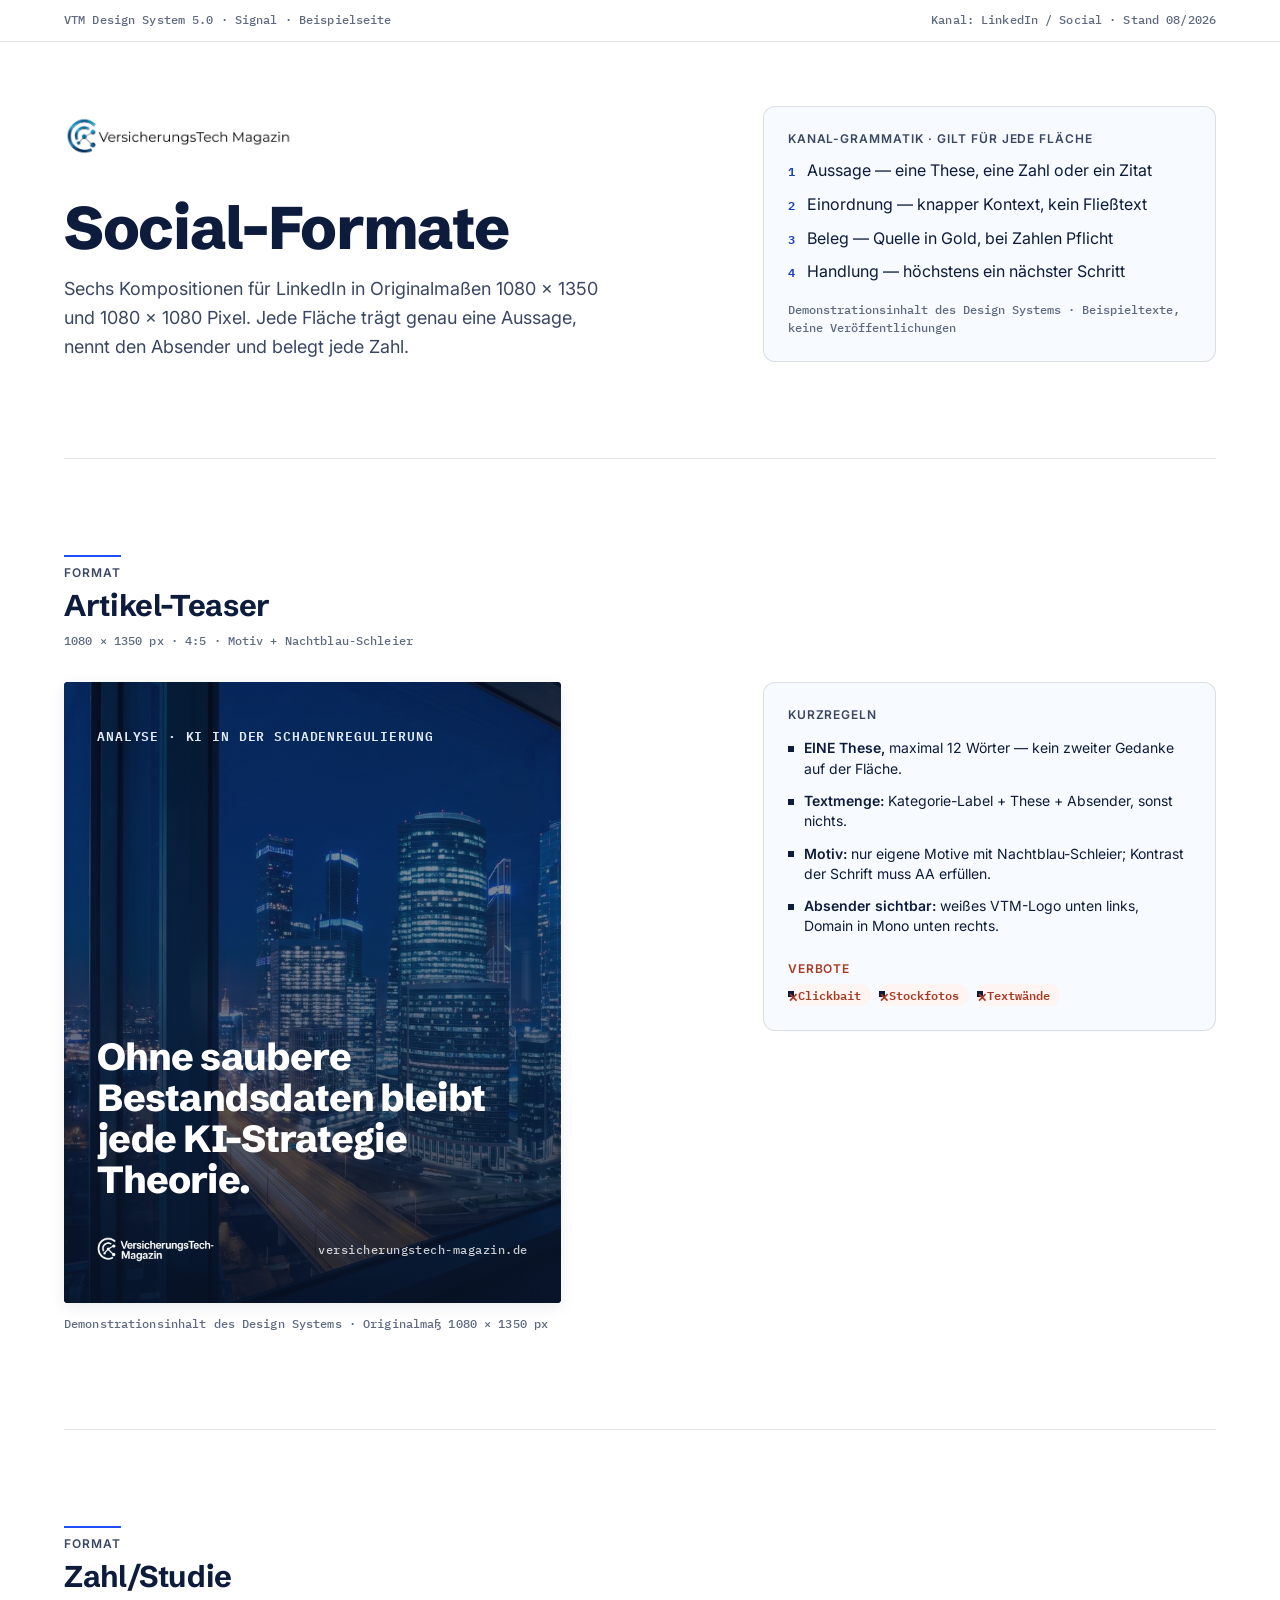
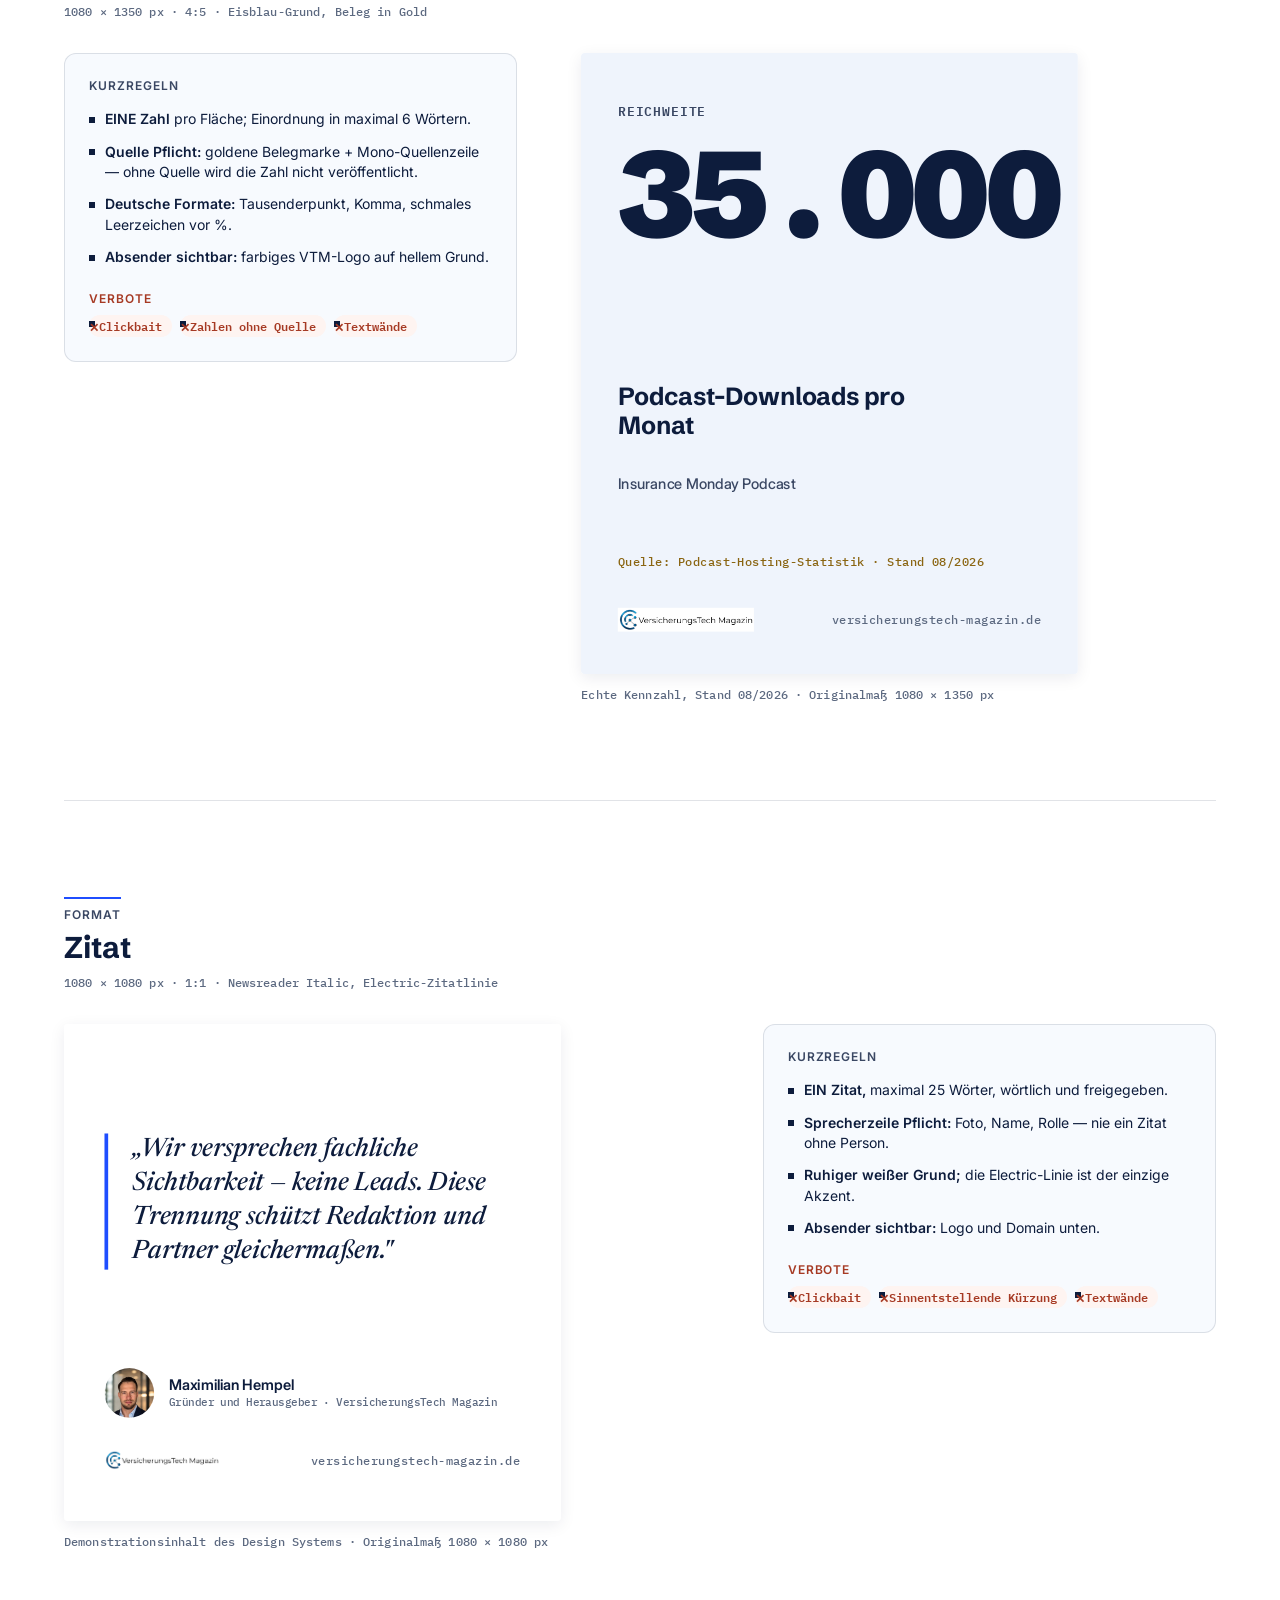
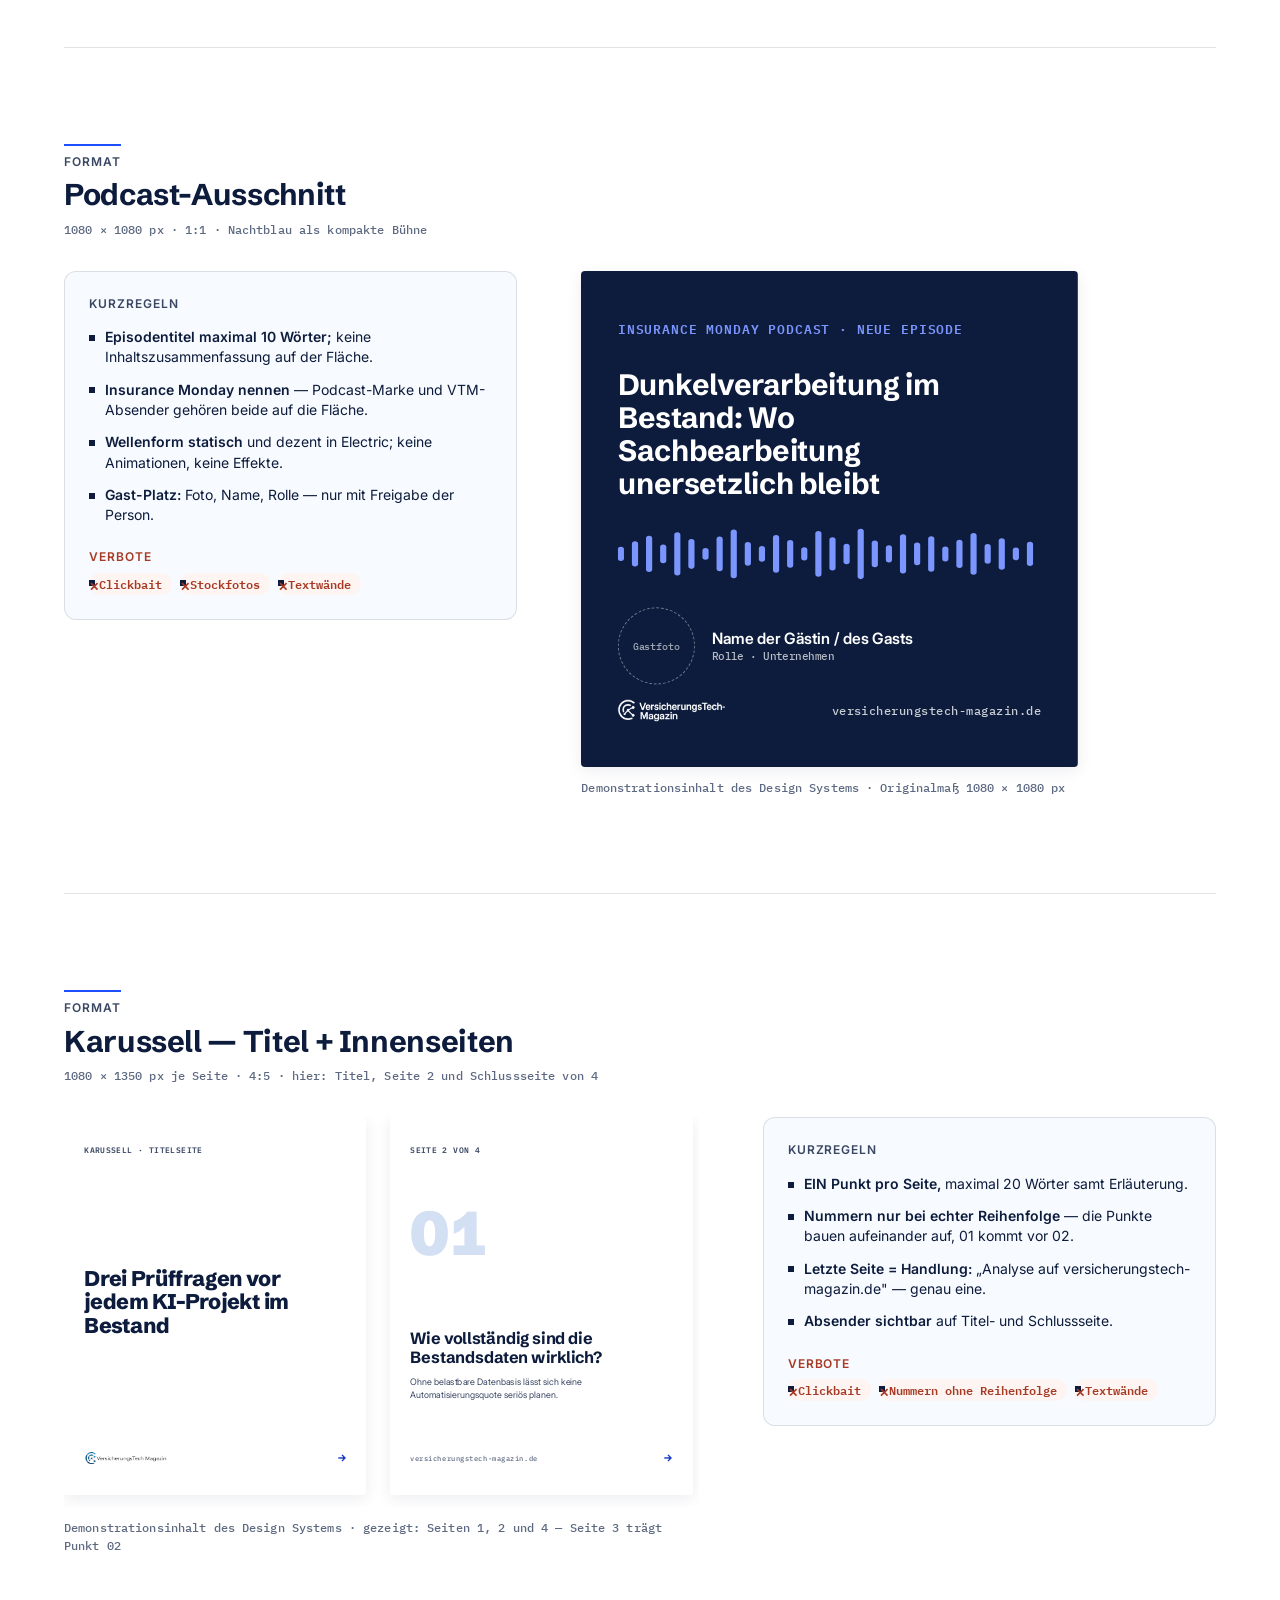
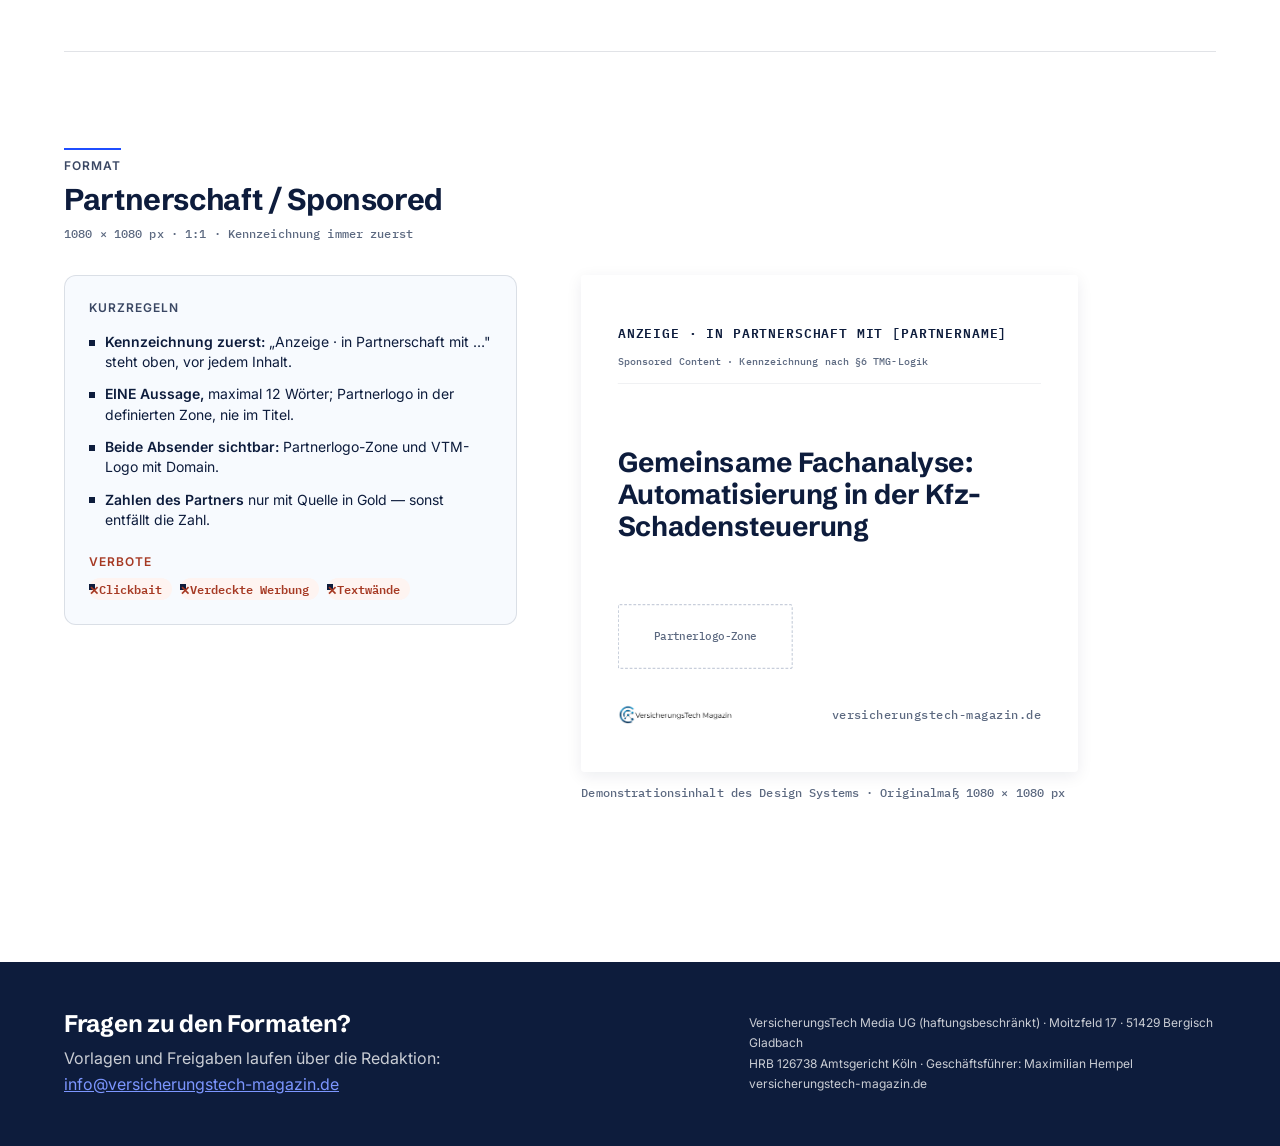
<file: design-system/beispiele/social.html>
<!DOCTYPE html>
<html lang="de">
<head>
<meta charset="utf-8">
<meta name="viewport" content="width=device-width, initial-scale=1">
<title>Social-Formate · VTM Design System 5.0 „Signal" (Beispielseite)</title>
<meta name="description" content="LinkedIn- und Social-Formate des VersicherungsTech Magazins: sechs Kompositionen in Originalmaßen 1080×1350 und 1080×1080 Pixel, mit Kurzregeln zu Textmenge, Absender und Quellenpflicht.">
<link rel="preconnect" href="https://fonts.googleapis.com">
<link rel="preconnect" href="https://fonts.gstatic.com" crossorigin>
<link href="https://fonts.googleapis.com/css2?family=IBM+Plex+Mono:wght@400;500;600&family=Inter:wght@400;500;600;700&family=Newsreader:ital,opsz,wght@0,6..72,400;0,6..72,500;0,6..72,600;1,6..72,400;1,6..72,500&family=Schibsted+Grotesk:wght@500;600;700;800;900&display=swap" rel="stylesheet">
<link rel="stylesheet" href="../tokens.css">
<style>
  /* =========================================================
     VTM · Social-Format-Galerie
     Kompositionen in Originalgröße (1080×1350 / 1080×1080 px),
     für die Galerie über transform: scale() verkleinert.
     ========================================================= */

  * { box-sizing: border-box; }

  body {
    margin: 0;
    font: 400 var(--vtm-size-m)/var(--vtm-leading-text) var(--vtm-font-text);
    color: var(--sem-text);
    background: var(--sem-flaeche-seite);
    -webkit-font-smoothing: antialiased;
  }

  a { color: var(--sem-text-link); }
  a:focus-visible {
    outline: none;
    box-shadow: var(--sem-fokus-ring);
    border-radius: var(--vtm-radius-s);
  }

  .skip-link {
    position: absolute;
    left: -9999px;
    top: 0;
    z-index: var(--vtm-ebene-toast);
    background: var(--vtm-weiss);
    color: var(--sem-text);
    padding: var(--vtm-space-12) var(--vtm-space-16);
    font: 600 var(--vtm-size-s)/1 var(--vtm-font-text);
    border-radius: var(--vtm-radius-m);
    box-shadow: var(--vtm-schatten-m);
    text-decoration: none;
  }
  .skip-link:focus-visible { left: var(--vtm-space-16); top: var(--vtm-space-16); }

  .rahmen {
    max-width: 76rem;
    margin: 0 auto;
    padding-inline: var(--vtm-space-16);
  }
  @media (min-width: 660px) { .rahmen { padding-inline: var(--vtm-space-32); } }

  /* ---- Kopf ---- */
  .systemzeile {
    border-bottom: var(--vtm-linie-haar);
    padding-block: var(--vtm-space-12);
  }
  .systemzeile p {
    margin: 0;
    font: 500 var(--vtm-size-xs)/1.4 var(--vtm-font-mono);
    letter-spacing: var(--vtm-tracking-mono);
    color: var(--sem-text-gedaempft);
    display: flex;
    flex-wrap: wrap;
    gap: var(--vtm-space-8) var(--vtm-space-24);
    justify-content: space-between;
  }

  .kopf {
    padding-block: var(--vtm-space-48) var(--vtm-space-64);
    display: grid;
    gap: var(--vtm-space-32);
  }
  @media (min-width: 900px) {
    .kopf {
      grid-template-columns: 7fr 5fr;
      gap: var(--vtm-space-64);
      align-items: end;
      padding-block: var(--vtm-space-64) var(--vtm-space-96);
    }
  }
  .kopf .logo { height: 40px; width: auto; margin-bottom: var(--vtm-space-32); }
  .kopf h1 {
    margin: 0 0 var(--vtm-space-16);
    font: 800 var(--vtm-size-6xl)/var(--vtm-leading-display) var(--vtm-font-display);
    letter-spacing: var(--vtm-tracking-display);
    max-width: var(--vtm-measure-display);
  }
  .kopf .lead {
    margin: 0;
    max-width: var(--vtm-measure-lead);
    font-size: var(--vtm-size-l);
    color: var(--sem-text-sekundaer);
  }

  .grammatik {
    background: var(--sem-flaeche-soft);
    border: var(--vtm-linie-haar);
    border-radius: var(--vtm-radius-l);
    padding: var(--karte-pad);
  }
  .grammatik h2 {
    margin: 0 0 var(--vtm-space-12);
    font: 600 var(--vtm-size-xs)/1.3 var(--vtm-font-text);
    letter-spacing: var(--vtm-tracking-label);
    text-transform: uppercase;
    color: var(--sem-text-sekundaer);
  }
  .grammatik ol {
    margin: 0;
    padding: 0;
    list-style: none;
    display: grid;
    gap: var(--vtm-space-8);
  }
  .grammatik li {
    display: flex;
    gap: var(--vtm-space-12);
    align-items: baseline;
  }
  .grammatik .nr {
    font: 600 var(--vtm-size-xs)/1.4 var(--vtm-font-mono);
    color: var(--sem-auswahl-text);
    flex: none;
  }
  .grammatik .demo {
    margin: var(--vtm-space-16) 0 0;
    font: 500 var(--vtm-size-xs)/1.5 var(--vtm-font-mono);
    color: var(--sem-text-gedaempft);
  }

  /* ---- Formatsektionen ---- */
  .format {
    border-top: var(--vtm-linie-haar);
    padding-block: var(--vtm-space-64);
  }
  @media (min-width: 900px) { .format { padding-block: var(--vtm-space-96); } }

  .format-kopf { margin-bottom: var(--vtm-space-32); max-width: 44rem; }
  .format-kopf .kicker {
    display: inline-block;
    margin: 0 0 var(--vtm-space-8);
    font: 600 var(--vtm-size-xs)/1.3 var(--vtm-font-text);
    letter-spacing: var(--vtm-tracking-label);
    text-transform: uppercase;
    color: var(--sem-text-sekundaer);
    border-top: 2px solid var(--sem-auswahl-linie); /* Signallinie */
    padding-top: var(--vtm-space-8);
  }
  .format-kopf h2 {
    margin: 0 0 var(--vtm-space-8);
    font: 700 var(--vtm-size-3xl)/var(--vtm-leading-heading) var(--vtm-font-display);
    letter-spacing: var(--vtm-tracking-heading);
  }
  .format-kopf .spez {
    margin: 0;
    font: 500 var(--vtm-size-xs)/1.5 var(--vtm-font-mono);
    letter-spacing: var(--vtm-tracking-mono);
    color: var(--sem-text-gedaempft);
  }

  .format-grid { display: grid; gap: var(--vtm-space-32); align-items: start; }
  @media (min-width: 900px) {
    .format-grid { grid-template-columns: 7fr 5fr; gap: var(--vtm-space-64); }
    .format.umgekehrt .format-grid { grid-template-columns: 5fr 7fr; }
    .format.umgekehrt .format-grid > figure { order: 2; }
  }

  /* ---- Vorschau-Bühne (Originalmaß, skaliert) ---- */
  figure.vorschau { margin: 0; min-width: 0; max-width: 100%; }
  .format-grid > * { min-width: 0; }
  .karussell-reihe { max-width: 100%; }
  .buehne {
    --w: 1080;
    --h: 1350;
    --s: 0.25;
    position: relative;
    overflow: hidden;
    width: calc(var(--w) * var(--s) * 1px);
    height: calc(var(--h) * var(--s) * 1px);
    border-radius: var(--vtm-radius-s);
    box-shadow: var(--vtm-schatten-m);
    background: var(--vtm-weiss);
    flex: none;
  }
  .buehne.quadrat { --h: 1080; }
  @media (min-width: 660px)  { .buehne { --s: 0.4; } }
  @media (min-width: 1060px) { .buehne { --s: 0.46; } }

  .komposition {
    width: calc(var(--w) * 1px);
    height: calc(var(--h) * 1px);
    transform: scale(var(--s));
    transform-origin: top left;
    display: flex;
    flex-direction: column;
    font-family: var(--vtm-font-text);
    color: var(--sem-text);
    background: var(--vtm-weiss);
    position: relative;
  }

  figcaption.demozeile {
    margin-top: var(--vtm-space-12);
    font: 500 var(--vtm-size-xs)/1.5 var(--vtm-font-mono);
    letter-spacing: var(--vtm-tracking-mono);
    color: var(--sem-text-gedaempft);
  }

  /* ---- Kurzregeln ---- */
  .regeln {
    background: var(--sem-flaeche-soft);
    border: var(--vtm-linie-haar);
    border-radius: var(--vtm-radius-l);
    padding: var(--karte-pad);
  }
  .regeln h3 {
    margin: 0 0 var(--vtm-space-16);
    font: 600 var(--vtm-size-xs)/1.3 var(--vtm-font-text);
    letter-spacing: var(--vtm-tracking-label);
    text-transform: uppercase;
    color: var(--sem-text-sekundaer);
  }
  .regeln ul {
    margin: 0;
    padding: 0;
    list-style: none;
    display: grid;
    gap: var(--vtm-space-12);
    font-size: var(--vtm-size-s);
    line-height: var(--vtm-leading-ui);
  }
  .regeln li { padding-left: var(--vtm-space-16); position: relative; }
  .regeln li::before {
    content: "";
    position: absolute;
    left: 0;
    top: 0.55em;
    width: 6px;
    height: 6px;
    background: var(--vtm-nacht-900);
  }
  .regeln li strong { font-weight: 600; }

  .verbote { margin-top: var(--vtm-space-24); }
  .verbote h4 {
    margin: 0 0 var(--vtm-space-8);
    font: 600 var(--vtm-size-xs)/1.3 var(--vtm-font-text);
    letter-spacing: var(--vtm-tracking-label);
    text-transform: uppercase;
    color: var(--sem-fehler-text);
  }
  .verbote ul {
    margin: 0;
    padding: 0;
    list-style: none;
    display: flex;
    flex-wrap: wrap;
    gap: var(--vtm-space-8);
  }
  .verbote li {
    font: var(--status-font);
    padding: var(--status-pad);
    border-radius: var(--status-radius);
    background: var(--sem-fehler-flaeche);
    color: var(--sem-fehler-text);
  }
  .verbote li::before { content: "✕ "; }

  /* =========================================================
     KOMPOSITIONEN (Maße im 1080er-Raum)
     ========================================================= */

  .k-fuss {
    margin-top: auto;
    display: flex;
    justify-content: space-between;
    align-items: center;
    gap: 40px;
  }
  .k-mono {
    font: 500 26px/1.4 var(--vtm-font-mono);
    letter-spacing: var(--vtm-tracking-mono);
  }
  .k-label {
    font: 600 28px/1.3 var(--vtm-font-mono);
    letter-spacing: var(--vtm-tracking-label);
    text-transform: uppercase;
  }

  /* 1 · Artikel-Teaser */
  .k-teaser { padding: 72px; color: var(--vtm-weiss); background: var(--vtm-nacht-900); }
  .k-teaser .motiv {
    position: absolute;
    inset: 0;
    width: 100%;
    height: 100%;
    object-fit: cover;
  }
  .k-teaser .schleier {
    position: absolute;
    inset: 0;
    background: linear-gradient(180deg, rgb(13 28 60 / 0.42) 0%, rgb(13 28 60 / 0.62) 55%, rgb(8 18 38 / 0.86) 100%);
  }
  .k-teaser > * { position: relative; }
  .k-teaser .k-label { color: var(--vtm-eis-200); }
  .k-teaser .these {
    margin: auto 0 64px;
    font: 800 82px/1.08 var(--vtm-font-display);
    letter-spacing: var(--vtm-tracking-display);
    max-width: 900px;
  }
  .k-teaser .k-mono { color: rgb(255 255 255 / 0.78); }
  .k-teaser .k-fuss { margin-top: 0; }

  /* 2 · Zahl/Studie */
  .k-zahl { padding: 80px; background: var(--vtm-eis-100); }
  .k-zahl .k-label { color: var(--sem-text-sekundaer); }
  .k-zahl .wert {
    margin-top: auto;
    font: 900 264px/1 var(--vtm-font-display);
    letter-spacing: -0.03em;
    font-variant-numeric: tabular-nums;
    color: var(--vtm-nacht-900);
  }
  .k-zahl .einheit {
    font: 700 54px/1.15 var(--vtm-font-display);
    letter-spacing: var(--vtm-tracking-heading);
    margin-top: 16px;
    max-width: 760px;
  }
  .k-zahl .kontext {
    font: 500 32px/1.4 var(--vtm-font-text);
    color: var(--sem-text-sekundaer);
    margin-top: 20px;
  }
  .k-zahl .belegmarke {
    width: 48px;
    height: 6px;
    background: var(--sem-beleg-marke);
    margin: 56px 0 14px;
  }
  .k-zahl .quelle { color: var(--sem-beleg-text); margin-bottom: 64px; }
  .k-zahl .k-fuss { margin-top: 0; }
  .k-zahl .k-fuss .k-mono { color: var(--sem-text-gedaempft); }

  /* 3 · Zitat */
  .k-zitat { padding: 88px; background: var(--vtm-weiss); }
  .k-zitat blockquote {
    margin: auto 0;
    padding-left: 52px;
    border-left: 8px solid var(--vtm-electric-600); /* Electric-Zitatlinie */
  }
  .k-zitat blockquote p {
    margin: 0;
    font: italic 500 56px/1.32 var(--vtm-font-serif);
    color: var(--vtm-nacht-900);
    max-width: 850px;
  }
  .k-zitat .sprecher {
    display: flex;
    align-items: center;
    gap: 32px;
    margin-top: 64px;
  }
  .k-zitat .sprecher img {
    width: 108px;
    height: 108px;
    border-radius: var(--vtm-radius-rund);
    object-fit: cover;
  }
  .k-zitat .sprecher .name { font: 600 32px/1.3 var(--vtm-font-text); }
  .k-zitat .sprecher .rolle {
    font: 500 24px/1.4 var(--vtm-font-mono);
    color: var(--sem-text-gedaempft);
    margin-top: 6px;
  }
  .k-zitat .k-fuss .k-mono { color: var(--sem-text-gedaempft); }

  /* 4 · Podcast-Ausschnitt */
  .k-podcast { padding: 80px; background: var(--vtm-nacht-900); color: var(--vtm-weiss); }
  .k-podcast .k-label { color: var(--vtm-electric-400); }
  .k-podcast .episodentitel {
    margin: 40px 0 0;
    font: 700 64px/1.12 var(--vtm-font-display);
    letter-spacing: var(--vtm-tracking-heading);
    max-width: 880px;
  }
  .k-podcast .welle { margin: 56px 0; }
  .k-podcast .welle svg { display: block; width: 100%; height: 120px; }
  .k-podcast .gast {
    display: flex;
    align-items: center;
    gap: 36px;
  }
  .k-podcast .gastfoto {
    width: 168px;
    height: 168px;
    flex: none;
    border-radius: var(--vtm-radius-rund);
    border: 2px dashed rgb(255 255 255 / 0.4);
    display: grid;
    place-items: center;
    font: 500 22px/1.3 var(--vtm-font-mono);
    color: rgb(255 255 255 / 0.6);
  }
  .k-podcast .gastname { font: 600 34px/1.3 var(--vtm-font-text); }
  .k-podcast .gastrolle {
    font: 500 24px/1.4 var(--vtm-font-mono);
    color: rgb(255 255 255 / 0.7);
    margin-top: 6px;
  }
  .k-podcast .k-mono { color: rgb(255 255 255 / 0.78); }

  /* 5 · Karussell */
  .karussell-reihe {
    display: flex;
    gap: var(--vtm-space-24);
    overflow-x: auto;
    padding-bottom: var(--vtm-space-12);
  }
  .karussell-reihe .buehne { --s: 0.2; }
  @media (min-width: 660px)  { .karussell-reihe .buehne { --s: 0.24; } }
  @media (min-width: 1060px) { .karussell-reihe .buehne { --s: 0.28; } }

  .k-kar { padding: 72px; background: var(--vtm-weiss); }
  .k-kar .k-label { color: var(--sem-text-sekundaer); }
  .k-kar .these {
    margin: auto 0;
    font: 800 76px/1.1 var(--vtm-font-display);
    letter-spacing: var(--vtm-tracking-display);
    max-width: 880px;
  }
  .k-kar .weiter {
    font: 700 40px/1 var(--vtm-font-display);
    color: var(--vtm-electric-700);
  }
  .k-kar .nummer {
    margin-top: auto;
    font: 900 220px/1 var(--vtm-font-display);
    font-variant-numeric: tabular-nums;
    color: var(--vtm-eis-300);
  }
  .k-kar .punkt {
    margin: 12px 0 0;
    font: 700 58px/1.18 var(--vtm-font-display);
    letter-spacing: var(--vtm-tracking-heading);
    max-width: 880px;
  }
  .k-kar .erlaeuterung {
    margin: 28px 0 auto;
    font: 400 32px/1.5 var(--vtm-font-text);
    color: var(--sem-text-sekundaer);
    max-width: 840px;
  }
  .k-kar .handlung {
    margin: auto 0;
    font: 700 62px/1.18 var(--vtm-font-display);
    letter-spacing: var(--vtm-tracking-heading);
    max-width: 880px;
  }
  .k-kar .handlung .ziel { color: var(--vtm-electric-700); display: block; margin-top: 20px; }
  .k-kar .k-fuss .k-mono { color: var(--sem-text-gedaempft); }
  .k-kar .k-fuss { margin-top: 0; }

  /* 6 · Partnerschaft/Sponsored */
  .k-partner { padding: 80px; background: var(--vtm-weiss); }
  .k-partner .kennzeichnung {
    border-bottom: var(--vtm-linie-haar);
    padding-bottom: 32px;
  }
  .k-partner .kennzeichnung .k-label { color: var(--vtm-nacht-900); }
  .k-partner .kennzeichnung .k-mono {
    display: block;
    margin-top: 10px;
    font-size: 22px;
    color: var(--sem-text-gedaempft);
    text-transform: none;
    letter-spacing: var(--vtm-tracking-mono);
  }
  .k-partner .aussage {
    margin: auto 0;
    font: 700 60px/1.16 var(--vtm-font-display);
    letter-spacing: var(--vtm-tracking-heading);
    max-width: 880px;
  }
  .k-partner .logozone {
    width: 380px;
    height: 140px;
    border: 2px dashed var(--vtm-neutral-300);
    border-radius: var(--vtm-radius-s);
    display: grid;
    place-items: center;
    font: 500 24px/1.3 var(--vtm-font-mono);
    color: var(--sem-text-gedaempft);
    margin-bottom: 56px;
  }
  .k-partner .k-fuss .k-mono { color: var(--sem-text-gedaempft); }

  /* ---- Abschlussband (kompakter dunkler Anker) ---- */
  .abschluss {
    background: var(--sem-flaeche-anker);
    color: var(--sem-text-invers);
    margin-top: var(--vtm-space-64);
  }
  .abschluss .rahmen {
    padding-block: var(--vtm-space-48);
    display: grid;
    gap: var(--vtm-space-32);
  }
  @media (min-width: 900px) {
    .abschluss .rahmen { grid-template-columns: 7fr 5fr; align-items: center; }
  }
  .abschluss h2 {
    margin: 0 0 var(--vtm-space-8);
    font: 700 var(--vtm-size-2xl)/var(--vtm-leading-heading) var(--vtm-font-display);
    letter-spacing: var(--vtm-tracking-heading);
  }
  .abschluss p { margin: 0; color: var(--sem-text-invers-sekundaer); max-width: var(--vtm-measure-lead); }
  .abschluss a { color: var(--sem-text-link-invers); }
  .abschluss a:focus-visible { box-shadow: var(--sem-fokus-ring-invers); }
  .abschluss .impressum {
    font: 400 var(--vtm-size-xs)/1.7 var(--vtm-font-text);
    color: var(--sem-text-invers-sekundaer);
  }
</style>
</head>
<body>
<a class="skip-link" href="#inhalt">Zum Inhalt springen</a>

<header>
  <div class="systemzeile">
    <div class="rahmen">
      <p>
        <span>VTM Design System 5.0 · Signal · Beispielseite</span>
        <span>Kanal: LinkedIn / Social · Stand 08/2026</span>
      </p>
    </div>
  </div>

  <div class="rahmen kopf">
    <div>
      <img class="logo" src="../assets/logo/vtm-logo-farbe.png" alt="VersicherungsTech Magazin" width="228" height="40">
      <h1>Social-Formate</h1>
      <p class="lead">Sechs Kompositionen für LinkedIn in Originalmaßen 1080 × 1350 und 1080 × 1080 Pixel. Jede Fläche trägt genau eine Aussage, nennt den Absender und belegt jede Zahl.</p>
    </div>
    <section class="grammatik" aria-label="Kanal-Grammatik">
      <h2>Kanal-Grammatik · gilt für jede Fläche</h2>
      <ol>
        <li><span class="nr">1</span><span>Aussage — eine These, eine Zahl oder ein Zitat</span></li>
        <li><span class="nr">2</span><span>Einordnung — knapper Kontext, kein Fließtext</span></li>
        <li><span class="nr">3</span><span>Beleg — Quelle in Gold, bei Zahlen Pflicht</span></li>
        <li><span class="nr">4</span><span>Handlung — höchstens ein nächster Schritt</span></li>
      </ol>
      <p class="demo">Demonstrationsinhalt des Design Systems · Beispieltexte, keine Veröffentlichungen</p>
    </section>
  </div>
</header>

<main id="inhalt" class="rahmen">

  <!-- ============ Format · Artikel-Teaser ============ -->
  <section class="format" aria-labelledby="f-teaser">
    <div class="format-kopf">
      <p class="kicker">Format</p>
      <h2 id="f-teaser">Artikel-Teaser</h2>
      <p class="spez">1080 × 1350 px · 4:5 · Motiv + Nachtblau-Schleier</p>
    </div>
    <div class="format-grid">
      <figure class="vorschau">
        <div class="buehne">
          <div class="komposition k-teaser">
            <img class="motiv" src="../assets/bilder/motiv-skyline-blaue-stunde.jpg" alt="" width="1600" height="893" loading="lazy">
            <div class="schleier" aria-hidden="true"></div>
            <p class="k-label">Analyse · KI in der Schadenregulierung</p>
            <p class="these">Ohne saubere Bestandsdaten bleibt jede KI-Strategie Theorie.</p>
            <div class="k-fuss">
              <img src="../assets/logo/vtm-logo-weiss.png" alt="VersicherungsTech Magazin" width="253" height="52" loading="lazy" style="height:52px;width:auto;">
              <p class="k-mono">versicherungstech-magazin.de</p>
            </div>
          </div>
        </div>
        <figcaption class="demozeile">Demonstrationsinhalt des Design Systems · Originalmaß 1080 × 1350 px</figcaption>
      </figure>
      <aside class="regeln" aria-label="Kurzregeln Artikel-Teaser">
        <h3>Kurzregeln</h3>
        <ul>
          <li><strong>EINE These,</strong> maximal 12 Wörter — kein zweiter Gedanke auf der Fläche.</li>
          <li><strong>Textmenge:</strong> Kategorie-Label + These + Absender, sonst nichts.</li>
          <li><strong>Motiv:</strong> nur eigene Motive mit Nachtblau-Schleier; Kontrast der Schrift muss AA erfüllen.</li>
          <li><strong>Absender sichtbar:</strong> weißes VTM-Logo unten links, Domain in Mono unten rechts.</li>
        </ul>
        <div class="verbote">
          <h4>Verbote</h4>
          <ul>
            <li>Clickbait</li>
            <li>Stockfotos</li>
            <li>Textwände</li>
          </ul>
        </div>
      </aside>
    </div>
  </section>

  <!-- ============ Format · Zahl/Studie ============ -->
  <section class="format umgekehrt" aria-labelledby="f-zahl">
    <div class="format-kopf">
      <p class="kicker">Format</p>
      <h2 id="f-zahl">Zahl/Studie</h2>
      <p class="spez">1080 × 1350 px · 4:5 · Eisblau-Grund, Beleg in Gold</p>
    </div>
    <div class="format-grid">
      <figure class="vorschau">
        <div class="buehne">
          <div class="komposition k-zahl">
            <p class="k-label">Reichweite</p>
            <p class="wert">35.000</p>
            <p class="einheit">Podcast-Downloads pro Monat</p>
            <p class="kontext">Insurance Monday Podcast</p>
            <div class="belegmarke" aria-hidden="true"></div>
            <p class="k-mono quelle">Quelle: Podcast-Hosting-Statistik · Stand 08/2026</p>
            <div class="k-fuss">
              <img src="../assets/logo/vtm-logo-farbe.png" alt="VersicherungsTech Magazin" width="296" height="52" loading="lazy" style="height:52px;width:auto;">
              <p class="k-mono">versicherungstech-magazin.de</p>
            </div>
          </div>
        </div>
        <figcaption class="demozeile">Echte Kennzahl, Stand 08/2026 · Originalmaß 1080 × 1350 px</figcaption>
      </figure>
      <aside class="regeln" aria-label="Kurzregeln Zahl/Studie">
        <h3>Kurzregeln</h3>
        <ul>
          <li><strong>EINE Zahl</strong> pro Fläche; Einordnung in maximal 6 Wörtern.</li>
          <li><strong>Quelle Pflicht:</strong> goldene Belegmarke + Mono-Quellenzeile — ohne Quelle wird die Zahl nicht veröffentlicht.</li>
          <li><strong>Deutsche Formate:</strong> Tausenderpunkt, Komma, schmales Leerzeichen vor %.</li>
          <li><strong>Absender sichtbar:</strong> farbiges VTM-Logo auf hellem Grund.</li>
        </ul>
        <div class="verbote">
          <h4>Verbote</h4>
          <ul>
            <li>Clickbait</li>
            <li>Zahlen ohne Quelle</li>
            <li>Textwände</li>
          </ul>
        </div>
      </aside>
    </div>
  </section>

  <!-- ============ Format · Zitat ============ -->
  <section class="format" aria-labelledby="f-zitat">
    <div class="format-kopf">
      <p class="kicker">Format</p>
      <h2 id="f-zitat">Zitat</h2>
      <p class="spez">1080 × 1080 px · 1:1 · Newsreader Italic, Electric-Zitatlinie</p>
    </div>
    <div class="format-grid">
      <figure class="vorschau">
        <div class="buehne quadrat">
          <div class="komposition k-zitat">
            <blockquote>
              <p>„Wir versprechen fachliche Sichtbarkeit — keine Leads. Diese Trennung schützt Redaktion und Partner gleichermaßen."</p>
            </blockquote>
            <div class="sprecher">
              <img src="../assets/team/maximilian-hempel.jpg" alt="Porträt von Maximilian Hempel" width="320" height="400" loading="lazy">
              <div>
                <p class="name" style="margin:0;">Maximilian Hempel</p>
                <p class="rolle" style="margin:0;">Gründer und Herausgeber · VersicherungsTech Magazin</p>
              </div>
            </div>
            <div class="k-fuss" style="margin-top:48px;">
              <img src="../assets/logo/vtm-logo-farbe.png" alt="VersicherungsTech Magazin" width="250" height="44" loading="lazy" style="height:44px;width:auto;">
              <p class="k-mono">versicherungstech-magazin.de</p>
            </div>
          </div>
        </div>
        <figcaption class="demozeile">Demonstrationsinhalt des Design Systems · Originalmaß 1080 × 1080 px</figcaption>
      </figure>
      <aside class="regeln" aria-label="Kurzregeln Zitat">
        <h3>Kurzregeln</h3>
        <ul>
          <li><strong>EIN Zitat,</strong> maximal 25 Wörter, wörtlich und freigegeben.</li>
          <li><strong>Sprecherzeile Pflicht:</strong> Foto, Name, Rolle — nie ein Zitat ohne Person.</li>
          <li><strong>Ruhiger weißer Grund;</strong> die Electric-Linie ist der einzige Akzent.</li>
          <li><strong>Absender sichtbar:</strong> Logo und Domain unten.</li>
        </ul>
        <div class="verbote">
          <h4>Verbote</h4>
          <ul>
            <li>Clickbait</li>
            <li>Sinnentstellende Kürzung</li>
            <li>Textwände</li>
          </ul>
        </div>
      </aside>
    </div>
  </section>

  <!-- ============ Format · Podcast-Ausschnitt ============ -->
  <section class="format umgekehrt" aria-labelledby="f-podcast">
    <div class="format-kopf">
      <p class="kicker">Format</p>
      <h2 id="f-podcast">Podcast-Ausschnitt</h2>
      <p class="spez">1080 × 1080 px · 1:1 · Nachtblau als kompakte Bühne</p>
    </div>
    <div class="format-grid">
      <figure class="vorschau">
        <div class="buehne quadrat">
          <div class="komposition k-podcast">
            <p class="k-label">Insurance Monday Podcast · Neue Episode</p>
            <p class="episodentitel">Dunkelverarbeitung im Bestand: Wo Sachbearbeitung unersetzlich bleibt</p>
            <div class="welle" aria-hidden="true">
              <svg viewBox="0 0 960 140" preserveAspectRatio="none" role="presentation" focusable="false">
                <g fill="#7C96FF">
                  <rect x="0"   y="52" width="14" height="36"  rx="7"/>
                  <rect x="32"  y="38" width="14" height="64"  rx="7"/>
                  <rect x="64"  y="24" width="14" height="92"  rx="7"/>
                  <rect x="96"  y="46" width="14" height="48"  rx="7"/>
                  <rect x="128" y="15" width="14" height="110" rx="7"/>
                  <rect x="160" y="32" width="14" height="76"  rx="7"/>
                  <rect x="192" y="55" width="14" height="30"  rx="7"/>
                  <rect x="224" y="26" width="14" height="88"  rx="7"/>
                  <rect x="256" y="8"  width="14" height="124" rx="7"/>
                  <rect x="288" y="40" width="14" height="60"  rx="7"/>
                  <rect x="320" y="50" width="14" height="40"  rx="7"/>
                  <rect x="352" y="22" width="14" height="96"  rx="7"/>
                  <rect x="384" y="35" width="14" height="70"  rx="7"/>
                  <rect x="416" y="53" width="14" height="34"  rx="7"/>
                  <rect x="448" y="12" width="14" height="116" rx="7"/>
                  <rect x="480" y="28" width="14" height="84"  rx="7"/>
                  <rect x="512" y="44" width="14" height="52"  rx="7"/>
                  <rect x="544" y="6"  width="14" height="128" rx="7"/>
                  <rect x="576" y="36" width="14" height="68"  rx="7"/>
                  <rect x="608" y="48" width="14" height="44"  rx="7"/>
                  <rect x="640" y="20" width="14" height="100" rx="7"/>
                  <rect x="672" y="41" width="14" height="58"  rx="7"/>
                  <rect x="704" y="25" width="14" height="90"  rx="7"/>
                  <rect x="736" y="51" width="14" height="38"  rx="7"/>
                  <rect x="768" y="34" width="14" height="72"  rx="7"/>
                  <rect x="800" y="17" width="14" height="106" rx="7"/>
                  <rect x="832" y="45" width="14" height="50"  rx="7"/>
                  <rect x="864" y="30" width="14" height="80"  rx="7"/>
                  <rect x="896" y="54" width="14" height="32"  rx="7"/>
                  <rect x="928" y="39" width="14" height="62"  rx="7"/>
                </g>
              </svg>
            </div>
            <div class="gast">
              <div class="gastfoto">Gastfoto</div>
              <div>
                <p class="gastname" style="margin:0;">Name der Gästin / des Gasts</p>
                <p class="gastrolle" style="margin:0;">Rolle · Unternehmen</p>
              </div>
            </div>
            <div class="k-fuss">
              <img src="../assets/logo/vtm-logo-weiss.png" alt="VersicherungsTech Magazin" width="233" height="48" loading="lazy" style="height:48px;width:auto;">
              <p class="k-mono">versicherungstech-magazin.de</p>
            </div>
          </div>
        </div>
        <figcaption class="demozeile">Demonstrationsinhalt des Design Systems · Originalmaß 1080 × 1080 px</figcaption>
      </figure>
      <aside class="regeln" aria-label="Kurzregeln Podcast-Ausschnitt">
        <h3>Kurzregeln</h3>
        <ul>
          <li><strong>Episodentitel maximal 10 Wörter;</strong> keine Inhaltszusammenfassung auf der Fläche.</li>
          <li><strong>Insurance Monday nennen</strong> — Podcast-Marke und VTM-Absender gehören beide auf die Fläche.</li>
          <li><strong>Wellenform statisch</strong> und dezent in Electric; keine Animationen, keine Effekte.</li>
          <li><strong>Gast-Platz:</strong> Foto, Name, Rolle — nur mit Freigabe der Person.</li>
        </ul>
        <div class="verbote">
          <h4>Verbote</h4>
          <ul>
            <li>Clickbait</li>
            <li>Stockfotos</li>
            <li>Textwände</li>
          </ul>
        </div>
      </aside>
    </div>
  </section>

  <!-- ============ Format · Karussell ============ -->
  <section class="format" aria-labelledby="f-karussell">
    <div class="format-kopf">
      <p class="kicker">Format</p>
      <h2 id="f-karussell">Karussell — Titel + Innenseiten</h2>
      <p class="spez">1080 × 1350 px je Seite · 4:5 · hier: Titel, Seite 2 und Schlussseite von 4</p>
    </div>
    <div class="format-grid">
      <figure class="vorschau">
        <div class="karussell-reihe" tabindex="0" role="group" aria-label="Drei Beispielseiten des Karussells, horizontal scrollbar">
          <!-- Titelseite -->
          <div class="buehne">
            <div class="komposition k-kar">
              <p class="k-label">Karussell · Titelseite</p>
              <p class="these">Drei Prüffragen vor jedem KI-Projekt im Bestand</p>
              <div class="k-fuss">
                <img src="../assets/logo/vtm-logo-farbe.png" alt="VersicherungsTech Magazin" width="296" height="52" loading="lazy" style="height:52px;width:auto;">
                <p class="weiter" aria-hidden="true">→</p>
              </div>
            </div>
          </div>
          <!-- Innenseite · Punkt 01 -->
          <div class="buehne">
            <div class="komposition k-kar">
              <p class="k-label">Seite 2 von 4</p>
              <p class="nummer" aria-hidden="true">01</p>
              <p class="punkt">Wie vollständig sind die Bestandsdaten wirklich?</p>
              <p class="erlaeuterung">Ohne belastbare Datenbasis lässt sich keine Automatisierungsquote seriös planen.</p>
              <div class="k-fuss">
                <p class="k-mono">versicherungstech-magazin.de</p>
                <p class="weiter" aria-hidden="true">→</p>
              </div>
            </div>
          </div>
          <!-- Schlussseite · Handlung -->
          <div class="buehne">
            <div class="komposition k-kar">
              <p class="k-label">Schlussseite · Handlung</p>
              <p class="handlung">Die vollständige Analyse:<span class="ziel">versicherungstech-magazin.de</span></p>
              <div class="k-fuss">
                <img src="../assets/logo/vtm-logo-farbe.png" alt="VersicherungsTech Magazin" width="296" height="52" loading="lazy" style="height:52px;width:auto;">
              </div>
            </div>
          </div>
        </div>
        <figcaption class="demozeile">Demonstrationsinhalt des Design Systems · gezeigt: Seiten 1, 2 und 4 — Seite 3 trägt Punkt 02</figcaption>
      </figure>
      <aside class="regeln" aria-label="Kurzregeln Karussell">
        <h3>Kurzregeln</h3>
        <ul>
          <li><strong>EIN Punkt pro Seite,</strong> maximal 20 Wörter samt Erläuterung.</li>
          <li><strong>Nummern nur bei echter Reihenfolge</strong> — die Punkte bauen aufeinander auf, 01 kommt vor 02.</li>
          <li><strong>Letzte Seite = Handlung:</strong> „Analyse auf versicherungstech-magazin.de" — genau eine.</li>
          <li><strong>Absender sichtbar</strong> auf Titel- und Schlussseite.</li>
        </ul>
        <div class="verbote">
          <h4>Verbote</h4>
          <ul>
            <li>Clickbait</li>
            <li>Nummern ohne Reihenfolge</li>
            <li>Textwände</li>
          </ul>
        </div>
      </aside>
    </div>
  </section>

  <!-- ============ Format · Partnerschaft/Sponsored ============ -->
  <section class="format umgekehrt" aria-labelledby="f-partner">
    <div class="format-kopf">
      <p class="kicker">Format</p>
      <h2 id="f-partner">Partnerschaft / Sponsored</h2>
      <p class="spez">1080 × 1080 px · 1:1 · Kennzeichnung immer zuerst</p>
    </div>
    <div class="format-grid">
      <figure class="vorschau">
        <div class="buehne quadrat">
          <div class="komposition k-partner">
            <div class="kennzeichnung">
              <p class="k-label">Anzeige · in Partnerschaft mit [Partnername]</p>
              <span class="k-mono">Sponsored Content · Kennzeichnung nach §6 TMG-Logik</span>
            </div>
            <p class="aussage">Gemeinsame Fachanalyse: Automatisierung in der Kfz-Schadensteuerung</p>
            <div class="logozone">Partnerlogo-Zone</div>
            <div class="k-fuss" style="margin-top:0;">
              <img src="../assets/logo/vtm-logo-farbe.png" alt="VersicherungsTech Magazin" width="250" height="44" loading="lazy" style="height:44px;width:auto;">
              <p class="k-mono">versicherungstech-magazin.de</p>
            </div>
          </div>
        </div>
        <figcaption class="demozeile">Demonstrationsinhalt des Design Systems · Originalmaß 1080 × 1080 px</figcaption>
      </figure>
      <aside class="regeln" aria-label="Kurzregeln Partnerschaft">
        <h3>Kurzregeln</h3>
        <ul>
          <li><strong>Kennzeichnung zuerst:</strong> „Anzeige · in Partnerschaft mit …" steht oben, vor jedem Inhalt.</li>
          <li><strong>EINE Aussage,</strong> maximal 12 Wörter; Partnerlogo in der definierten Zone, nie im Titel.</li>
          <li><strong>Beide Absender sichtbar:</strong> Partnerlogo-Zone und VTM-Logo mit Domain.</li>
          <li><strong>Zahlen des Partners</strong> nur mit Quelle in Gold — sonst entfällt die Zahl.</li>
        </ul>
        <div class="verbote">
          <h4>Verbote</h4>
          <ul>
            <li>Clickbait</li>
            <li>Verdeckte Werbung</li>
            <li>Textwände</li>
          </ul>
        </div>
      </aside>
    </div>
  </section>

</main>

<footer class="abschluss">
  <div class="rahmen">
    <div>
      <h2>Fragen zu den Formaten?</h2>
      <p>Vorlagen und Freigaben laufen über die Redaktion: <a href="mailto:info@versicherungstech-magazin.de">info@versicherungstech-magazin.de</a></p>
    </div>
    <p class="impressum">
      VersicherungsTech Media UG (haftungsbeschränkt) · Moitzfeld 17 · 51429 Bergisch Gladbach<br>
      HRB 126738 Amtsgericht Köln · Geschäftsführer: Maximilian Hempel<br>
      versicherungstech-magazin.de
    </p>
  </div>
</footer>
</body>
</html>
</file>
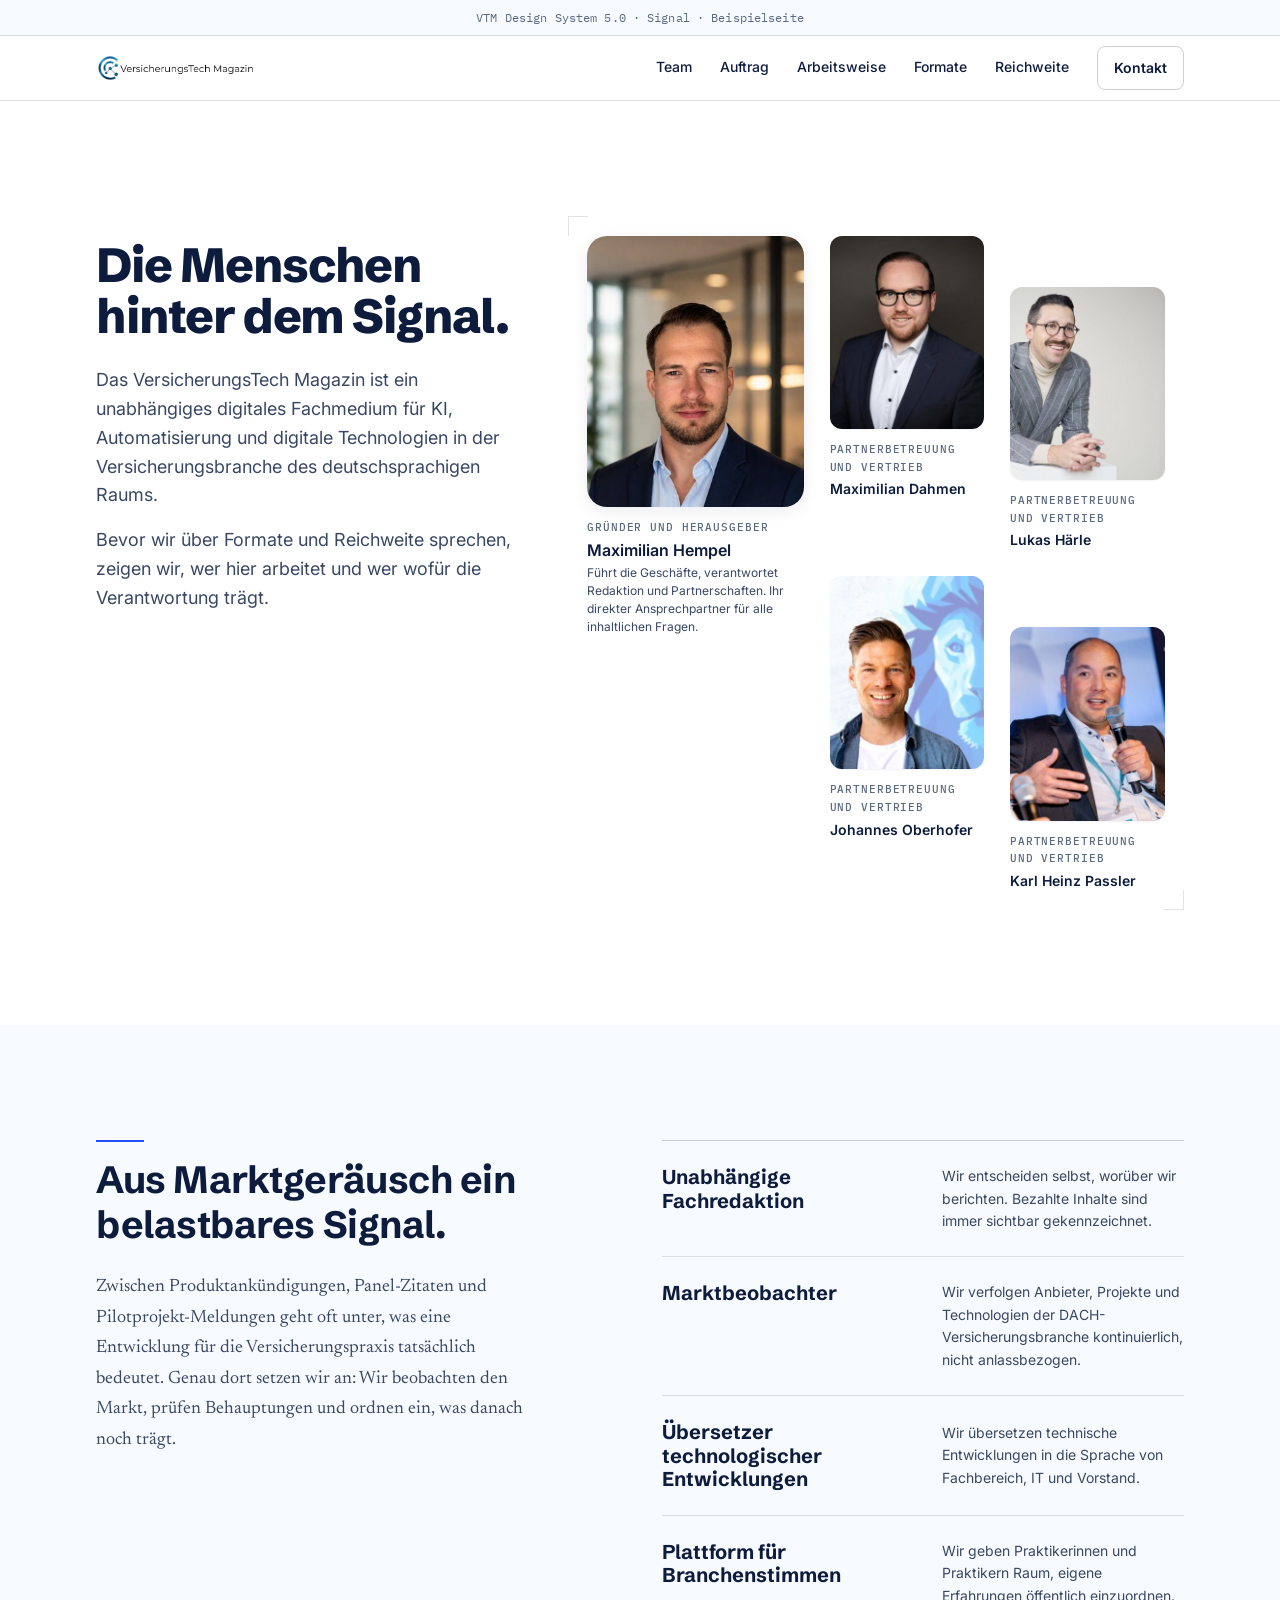
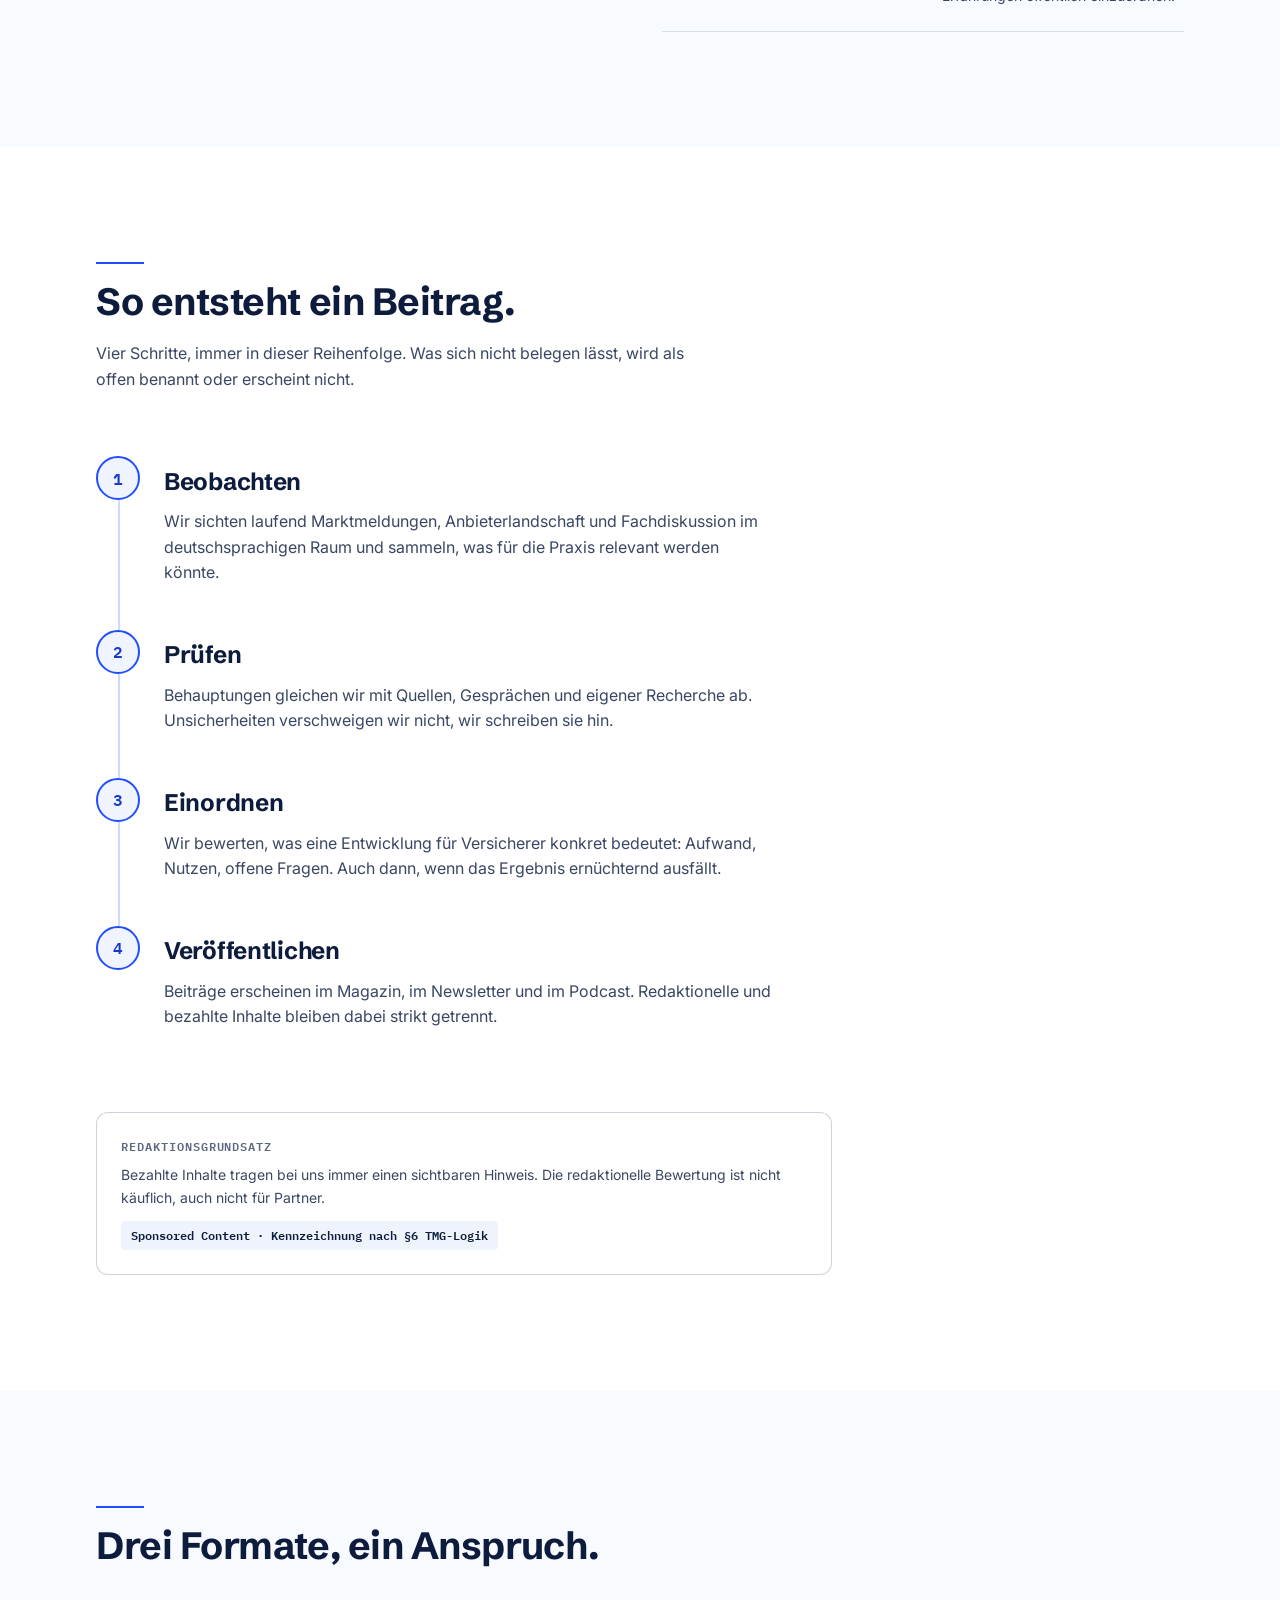
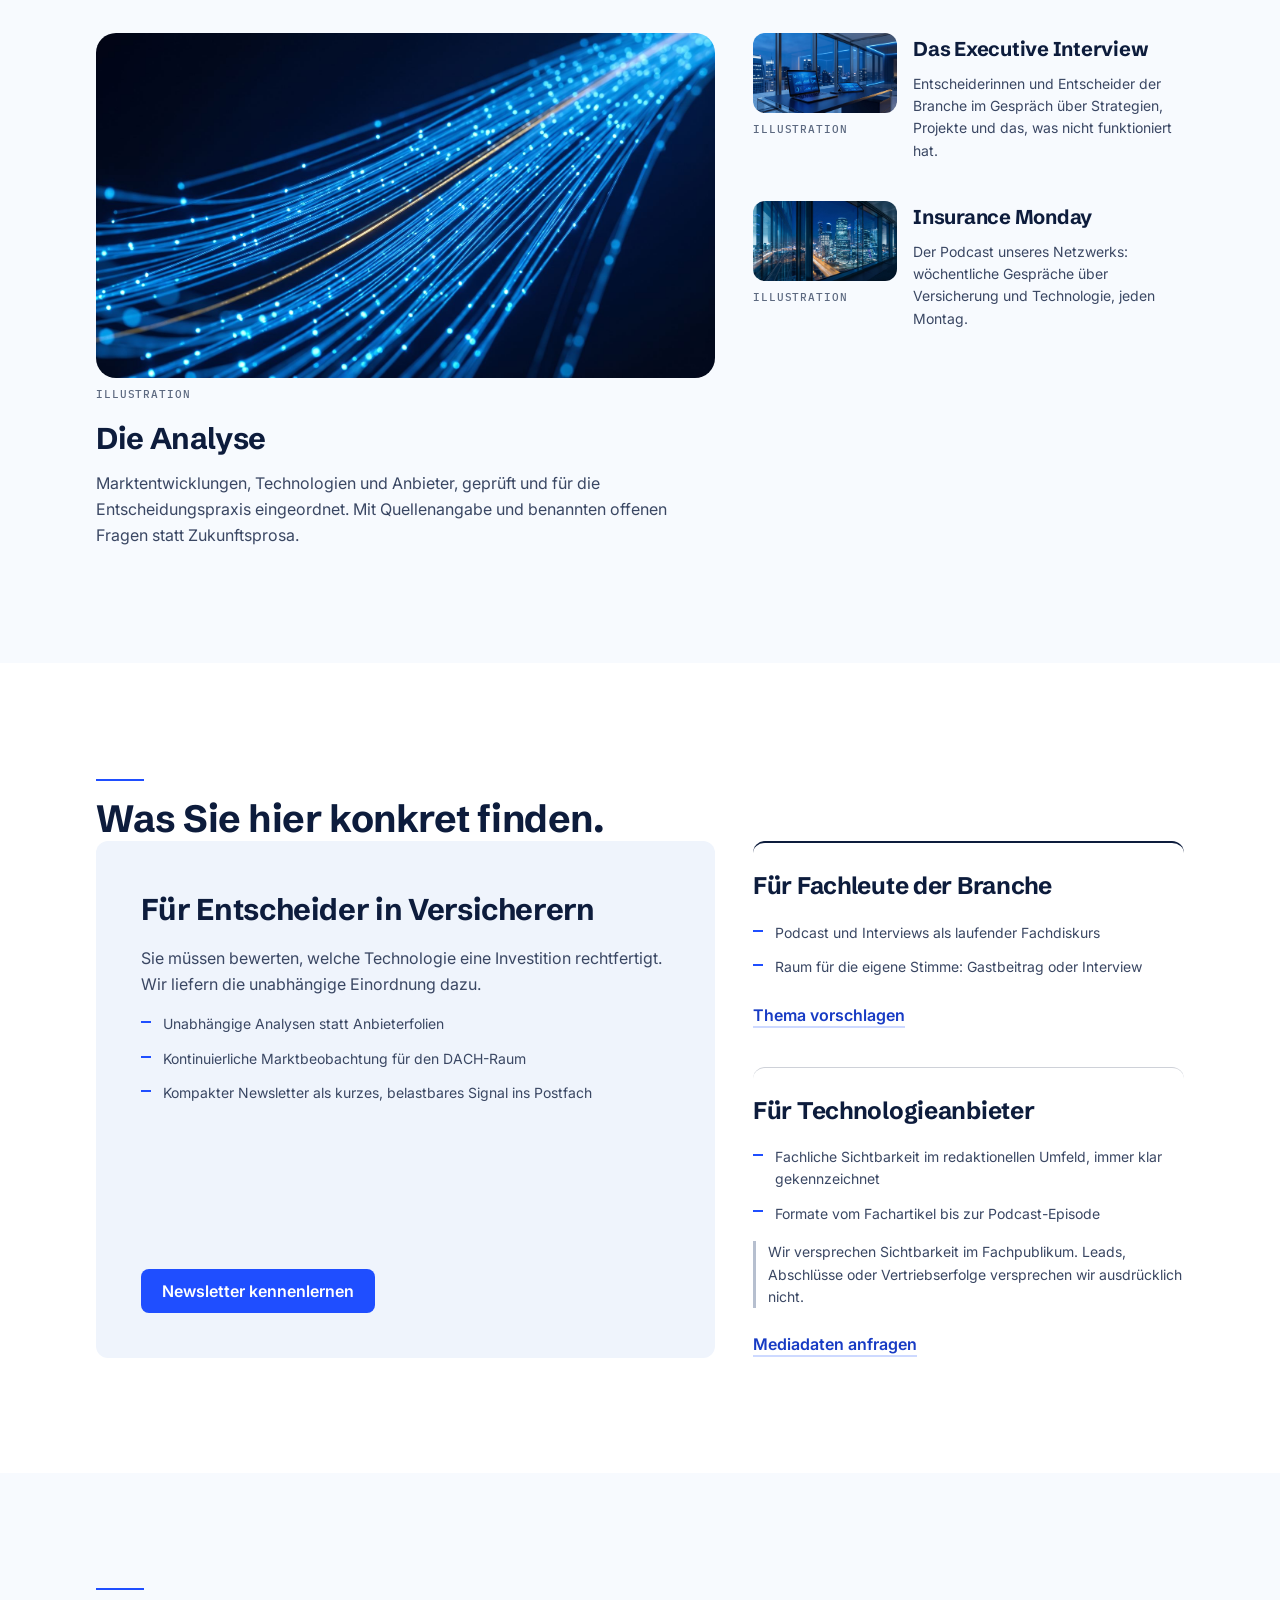
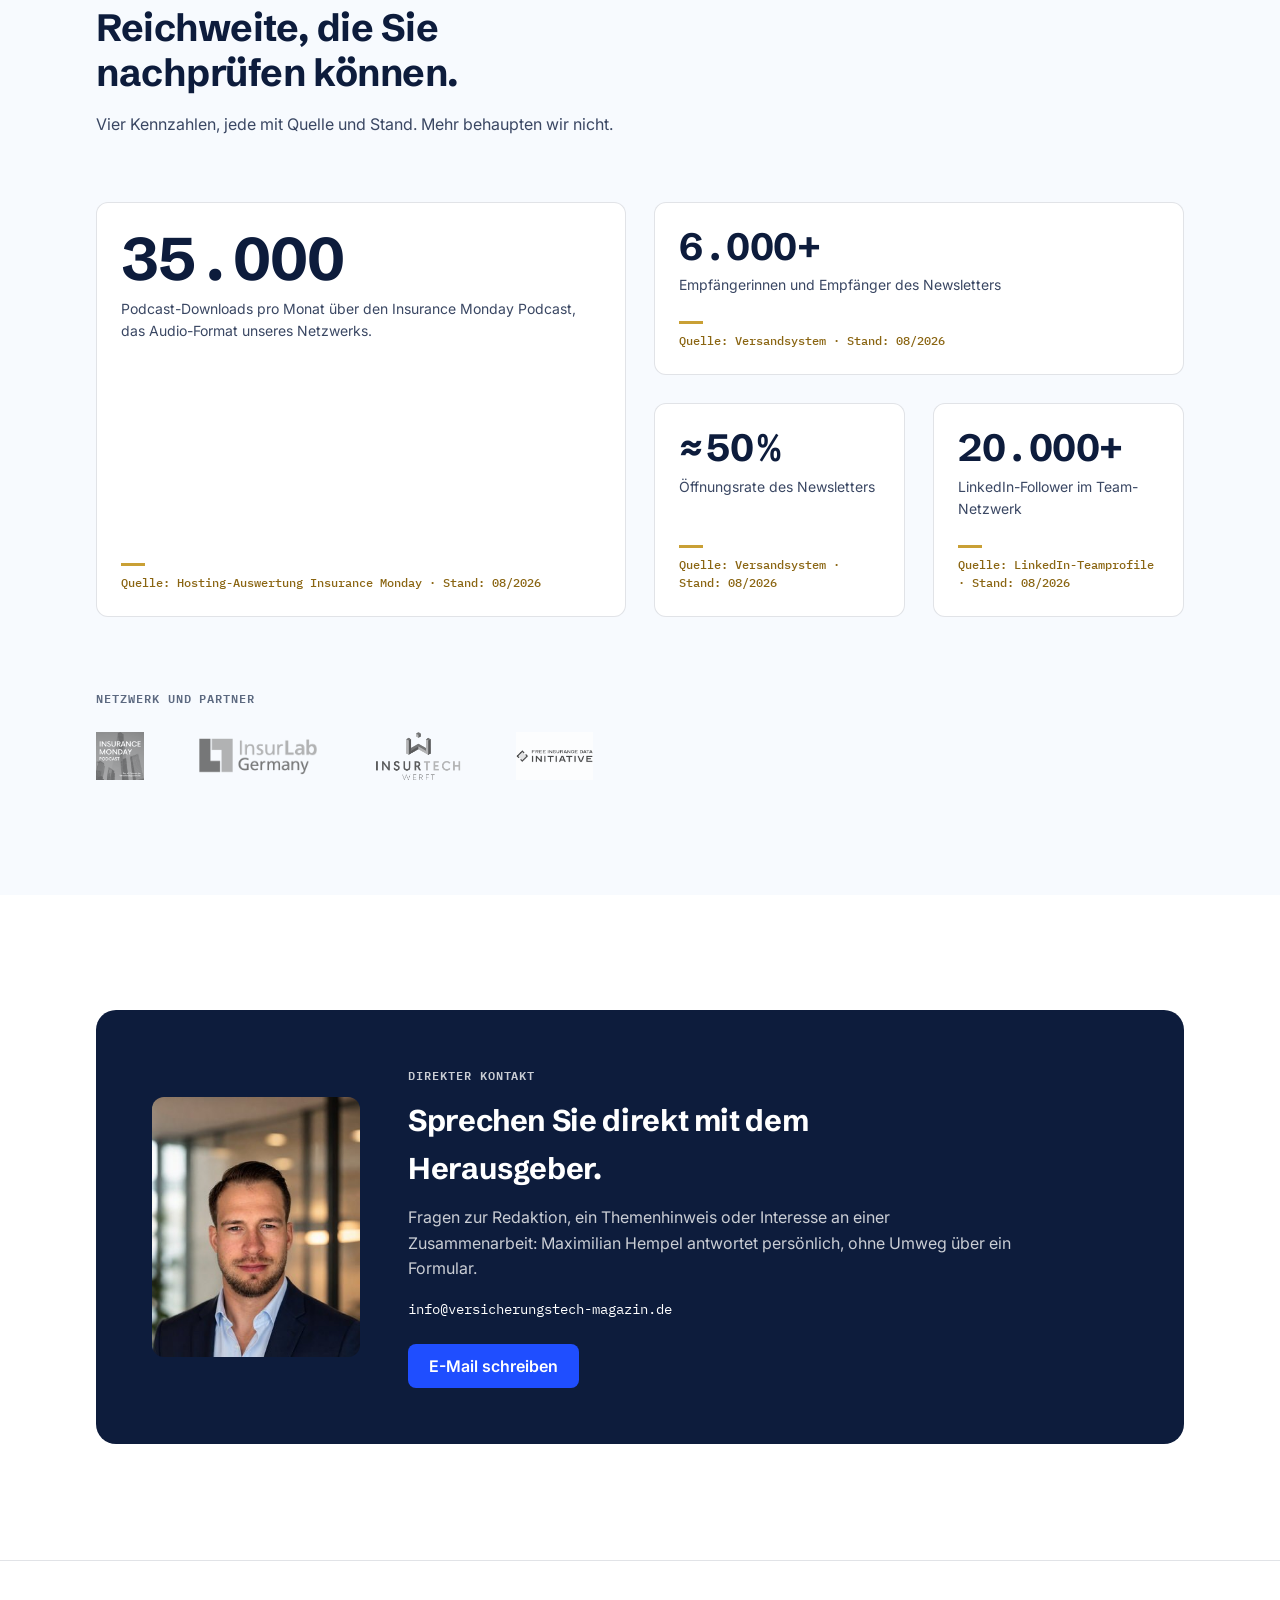
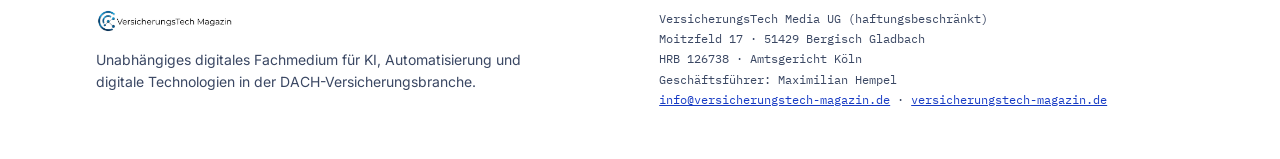
<file: design-system/beispiele/ueber-uns.html>
<!DOCTYPE html>
<html lang="de">
<head>
<meta charset="utf-8">
<meta name="viewport" content="width=device-width, initial-scale=1">
<title>Über uns · VersicherungsTech Magazin</title>
<meta name="description" content="Wer hinter dem VersicherungsTech Magazin steht: die Redaktion, ihre Arbeitsweise, ihre Formate und ihr Netzwerk. Unabhängiges Fachmedium für KI und Automatisierung in der DACH-Versicherungsbranche.">
<link rel="preconnect" href="https://fonts.googleapis.com">
<link rel="preconnect" href="https://fonts.gstatic.com" crossorigin>
<link href="https://fonts.googleapis.com/css2?family=IBM+Plex+Mono:wght@400;500;600&family=Inter:wght@400;500;600;700&family=Newsreader:ital,opsz,wght@0,6..72,400;0,6..72,500;0,6..72,600;1,6..72,400;1,6..72,500&family=Schibsted+Grotesk:wght@500;600;700;800;900&display=swap" rel="stylesheet">
<link rel="stylesheet" href="../tokens.css">
<style>
/* =========================================================
   Über uns · VTM Design System 5.0 „Signal"
   Aufbau: 7 Sektionen, jede mit eigener Layoutfamilie.
   ========================================================= */
*, *::before, *::after { box-sizing: border-box; }
html { scroll-behavior: smooth; }
body {
  margin: 0;
  font-family: var(--vtm-font-text);
  font-size: var(--vtm-size-m);
  line-height: var(--vtm-leading-text);
  color: var(--sem-text);
  background: var(--sem-flaeche-seite);
  -webkit-font-smoothing: antialiased;
}
img { max-width: 100%; height: auto; display: block; }
h1, h2, h3 { margin: 0; font-family: var(--vtm-font-display); letter-spacing: var(--vtm-tracking-heading); }
p { margin: 0; }
a { color: var(--sem-text-link); }
a:focus-visible,
button:focus-visible {
  outline: none;
  box-shadow: var(--sem-fokus-ring);
  border-radius: var(--vtm-radius-s);
}

/* --------- Wiederkehrende Bausteine --------- */
.shell { max-width: 74rem; margin-inline: auto; padding-inline: clamp(1.25rem, 4vw, 3rem); }
.sektion { padding-block: clamp(4rem, 9vw, 7.5rem); }
.mono {
  font-family: var(--vtm-font-mono);
  font-size: var(--vtm-size-xs);
  letter-spacing: var(--vtm-tracking-mono);
  font-variant-numeric: tabular-nums;
}
.versal-label {
  font-family: var(--vtm-font-mono);
  font-weight: 600;
  font-size: var(--vtm-size-xs);
  letter-spacing: var(--vtm-tracking-label);
  text-transform: uppercase;
  color: var(--sem-text-gedaempft);
}
.h2 {
  font-size: var(--vtm-size-4xl);
  font-weight: 700;
  line-height: var(--vtm-leading-heading);
  max-width: var(--vtm-measure-display);
}
.h2 .signal-strich {
  display: block;
  width: 3rem; height: 2px;
  background: var(--sem-auswahl-linie);
  margin-bottom: var(--vtm-space-16);
}
.beleg-marke {
  width: 24px; height: 3px;
  background: var(--sem-beleg-marke);
  margin-bottom: var(--vtm-space-8);
}
.quelle {
  font-family: var(--vtm-font-mono);
  font-weight: 500;
  font-size: var(--vtm-size-xs);
  line-height: 1.5;
  color: var(--sem-beleg-text);
  font-variant-numeric: tabular-nums;
}
.btn {
  display: inline-flex; align-items: center; justify-content: center;
  gap: var(--vtm-space-8);
  min-height: var(--btn-hoehe);
  padding-inline: var(--btn-pad-x);
  border-radius: var(--btn-radius);
  font: var(--btn-font);
  text-decoration: none;
  border: 1px solid transparent;
  transition: background var(--vtm-dauer-micro) var(--vtm-ease-standard),
              transform var(--vtm-dauer-micro) var(--vtm-ease-standard);
}
.btn:active { transform: translateY(1px); }
.btn-primaer { background: var(--btn-primaer-bg); color: var(--btn-primaer-text); }
.btn-primaer:hover { background: var(--btn-primaer-bg-hover); }
.btn-sekundaer { border: var(--btn-sekundaer-linie); color: var(--btn-sekundaer-text); background: transparent; }
.btn-sekundaer:hover { background: var(--btn-sekundaer-bg-hover); }
.text-link {
  font-weight: 600;
  color: var(--sem-text-link);
  text-decoration: none;
  border-bottom: 2px solid var(--vtm-electric-200);
  padding-bottom: 1px;
  transition: border-color var(--vtm-dauer-micro) var(--vtm-ease-standard);
}
.text-link:hover { border-color: var(--sem-auswahl-linie); }

/* --------- Skip-Link --------- */
.skip-link {
  position: absolute; left: 1rem; top: -4rem;
  z-index: calc(var(--vtm-ebene-sticky) + 1);
  background: var(--sem-flaeche-anker); color: var(--sem-text-invers);
  padding: 0.75rem 1.25rem; border-radius: var(--vtm-radius-m);
  text-decoration: none; font-weight: 600;
  transition: top var(--vtm-dauer-kurz) var(--vtm-ease-standard);
}
.skip-link:focus { top: 1rem; }
.skip-link:focus-visible { top: 1rem; box-shadow: var(--sem-fokus-ring); }

/* --------- Systemlabel + Navigation --------- */
.systemlabel {
  border-bottom: var(--vtm-linie-haar);
  background: var(--sem-flaeche-soft);
  color: var(--sem-text-gedaempft);
  padding-block: var(--vtm-space-8);
  text-align: center;
}
.nav {
  position: sticky; top: 0;
  z-index: var(--vtm-ebene-sticky);
  background: var(--nav-bg);
  backdrop-filter: blur(10px);
  -webkit-backdrop-filter: blur(10px);
  border-bottom: var(--nav-linie);
}
.nav-innen {
  height: var(--nav-hoehe);
  display: flex; align-items: center; gap: var(--vtm-space-24);
}
.nav-logo { display: inline-flex; align-items: center; flex: 0 0 auto; }
.nav-logo img { height: 28px; width: auto; }
.nav-menu { margin-left: auto; display: flex; align-items: center; gap: var(--vtm-space-16); min-width: 0; }
.nav-liste {
  list-style: none; margin: 0 0 0 auto; padding: 0;
  display: flex; align-items: center; gap: var(--vtm-space-4);
  overflow-x: auto;
}
.nav-liste a {
  display: inline-flex; align-items: center;
  min-height: 2.75rem;
  padding-inline: var(--vtm-space-12);
  color: var(--nav-text);
  font-size: var(--vtm-size-s);
  font-weight: 500;
  text-decoration: none;
  border-bottom: 2px solid transparent;
  white-space: nowrap;
}
.nav-liste a:hover { color: var(--nav-aktiv); border-bottom: var(--nav-aktiv-marker); }
.nav-kontakt {
  flex: 0 0 auto;
  display: inline-flex; align-items: center;
  min-height: 2.75rem;
  padding-inline: var(--vtm-space-16);
  border: var(--btn-sekundaer-linie);
  border-radius: var(--btn-radius);
  color: var(--btn-sekundaer-text);
  font-size: var(--vtm-size-s);
  font-weight: 600;
  text-decoration: none;
  white-space: nowrap;
}
.nav-kontakt:hover { background: var(--btn-sekundaer-bg-hover); }
@media (max-width: 47rem) {
  .nav-liste { display: none; }
}

/* =========================================================
   1 · Menschen und Verantwortung
   Layoutfamilie: 5/7-Split, redaktionelle Bildstaffelung
   ========================================================= */
.team-raster {
  display: grid;
  grid-template-columns: repeat(12, 1fr);
  gap: clamp(1.5rem, 3.5vw, 3rem);
  align-items: start;
}
.team-text { grid-column: 1 / span 5; padding-top: var(--vtm-space-24); }
.team-text h1 {
  font-size: var(--vtm-size-5xl);
  font-weight: 800;
  line-height: var(--vtm-leading-display);
  letter-spacing: var(--vtm-tracking-display);
  max-width: var(--vtm-measure-display);
  margin-bottom: var(--vtm-space-24);
}
.team-text .lead {
  font-size: var(--vtm-size-l);
  color: var(--sem-text-sekundaer);
  max-width: var(--vtm-measure-lead);
}
.team-text .lead + .lead { margin-top: var(--vtm-space-16); }
.team-collage {
  grid-column: 6 / span 7;
  position: relative;
  display: grid;
  grid-template-columns: 1.4fr 1fr 1fr;
  gap: clamp(1rem, 2vw, 1.75rem);
  padding: clamp(0.75rem, 1.5vw, 1.5rem);
}
/* Passermarken-Ecken, dezent, 1px Nachtblau 12 % */
.team-collage::before, .team-collage::after {
  content: ""; position: absolute; width: 1.25rem; height: 1.25rem; pointer-events: none;
}
.team-collage::before { top: 0; left: 0; border-top: 1px solid rgb(13 28 60 / 0.12); border-left: 1px solid rgb(13 28 60 / 0.12); }
.team-collage::after { bottom: 0; right: 0; border-bottom: 1px solid rgb(13 28 60 / 0.12); border-right: 1px solid rgb(13 28 60 / 0.12); }
.team-figur { margin: 0; }
.team-figur img {
  width: 100%;
  border-radius: var(--vtm-radius-l);
  box-shadow: var(--vtm-schatten-s);
}
.team-figur figcaption { padding-top: var(--vtm-space-12); }
.team-figur .legende-meta {
  display: block;
  font-family: var(--vtm-font-mono);
  font-weight: 500;
  font-size: var(--vtm-size-2xs);
  letter-spacing: var(--vtm-tracking-label);
  text-transform: uppercase;
  color: var(--sem-text-gedaempft);
  margin-bottom: var(--vtm-space-4);
}
.team-figur .legende-name { display: block; font-weight: 600; font-size: var(--vtm-size-s); line-height: 1.35; }
.team-figur .legende-text {
  display: block;
  font-size: var(--vtm-size-xs);
  color: var(--sem-text-sekundaer);
  line-height: 1.5;
  margin-top: var(--vtm-space-2);
}
/* Herausgeber prominent: erste Spalte, zwei Zeilen hoch */
.team-figur-herausgeber { grid-column: 1; grid-row: 1 / span 2; }
.team-figur-herausgeber img { border-radius: var(--vtm-radius-xl); box-shadow: var(--vtm-schatten-m); }
.team-figur-herausgeber .legende-name { font-size: var(--vtm-size-m); }
/* Staffelung: dritte Spalte versetzt nach unten */
.team-figur-versetzt { margin-top: clamp(1.5rem, 4vw, 3.25rem); }
@media (max-width: 62rem) {
  .team-text { grid-column: 1 / -1; }
  .team-collage { grid-column: 1 / -1; }
}
@media (max-width: 40rem) {
  .team-collage { grid-template-columns: 1fr 1fr; padding: 0; }
  .team-collage::before, .team-collage::after { display: none; }
  .team-figur-herausgeber { grid-column: 1 / -1; grid-row: auto; }
  .team-figur-herausgeber img { max-width: 22rem; }
  .team-figur-versetzt { margin-top: 0; }
}

/* =========================================================
   2 · Identität und Positionierung
   Layoutfamilie: Statement links, Rollen-Kontobuch rechts (5/7)
   ========================================================= */
.identitaet { background: var(--sem-flaeche-soft); }
.identitaet-raster {
  display: grid;
  grid-template-columns: repeat(12, 1fr);
  gap: clamp(1.5rem, 3.5vw, 3rem);
}
.identitaet-statement { grid-column: 1 / span 5; }
.identitaet-statement .h2 { margin-bottom: var(--vtm-space-24); }
.identitaet-statement .prosa {
  font-family: var(--vtm-font-serif);
  font-size: var(--vtm-size-l);
  line-height: var(--vtm-leading-artikel);
  color: var(--sem-text-sekundaer);
  max-width: var(--vtm-measure-lead);
}
.identitaet-rollen {
  grid-column: 7 / span 6;
  list-style: none; margin: 0; padding: 0;
  border-top: var(--vtm-linie-mittel);
}
.identitaet-rollen li {
  display: grid;
  grid-template-columns: minmax(11rem, 16rem) 1fr;
  gap: var(--vtm-space-24);
  padding-block: var(--vtm-space-24);
  border-bottom: var(--vtm-linie-haar);
}
.identitaet-rollen .rolle {
  font-family: var(--vtm-font-display);
  font-weight: 700;
  font-size: var(--vtm-size-xl);
  line-height: var(--vtm-leading-heading);
}
.identitaet-rollen .rolle-text { color: var(--sem-text-sekundaer); font-size: var(--vtm-size-s); align-self: center; }
@media (max-width: 62rem) {
  .identitaet-statement, .identitaet-rollen { grid-column: 1 / -1; }
}
@media (max-width: 40rem) {
  .identitaet-rollen li { grid-template-columns: 1fr; gap: var(--vtm-space-8); }
}

/* =========================================================
   3 · Arbeitsweise: nummerierte Prozesslinie (echte Reihenfolge)
   Layoutfamilie: schmale Kopfzeile + durchlaufende Linie
   ========================================================= */
.prozess-kopf { max-width: var(--vtm-measure-text); margin-bottom: clamp(2.5rem, 5vw, 4rem); }
.prozess-kopf p { margin-top: var(--vtm-space-16); color: var(--sem-text-sekundaer); }
.prozess-liste {
  list-style: none; margin: 0; padding: 0;
  counter-reset: schritt;
  max-width: 46rem;
}
.prozess-liste li {
  counter-increment: schritt;
  position: relative;
  padding: 0 0 clamp(2rem, 4vw, 2.75rem) 4.25rem;
}
/* durchlaufende Linie */
.prozess-liste li::before {
  content: "";
  position: absolute; left: 1.375rem; top: 2.75rem; bottom: 0;
  width: 2px;
  background: var(--vtm-electric-200);
}
.prozess-liste li:last-child::before { display: none; }
/* Nummernmarke */
.prozess-liste li::after {
  content: counter(schritt);
  position: absolute; left: 0; top: 0;
  width: 2.75rem; height: 2.75rem;
  display: grid; place-items: center;
  border-radius: var(--vtm-radius-rund);
  background: var(--sem-aktion-flaeche);
  color: var(--sem-auswahl-text);
  border: 2px solid var(--sem-auswahl-linie);
  font-family: var(--vtm-font-mono);
  font-weight: 600;
  font-size: var(--vtm-size-m);
}
.prozess-liste h3 { font-size: var(--vtm-size-2xl); font-weight: 700; padding-top: 0.4rem; }
.prozess-liste p { margin-top: var(--vtm-space-8); color: var(--sem-text-sekundaer); max-width: var(--vtm-measure-text); }
.grundsatz {
  max-width: 46rem;
  margin-top: clamp(1.5rem, 3vw, 2.5rem);
  border: var(--vtm-linie-mittel);
  border-radius: var(--vtm-radius-l);
  padding: var(--vtm-space-24);
  background: var(--sem-flaeche-karte);
}
.grundsatz .versal-label { display: block; margin-bottom: var(--vtm-space-8); }
.grundsatz p { color: var(--sem-text-sekundaer); font-size: var(--vtm-size-s); }
.grundsatz .kennzeichnung {
  display: inline-block;
  margin-top: var(--vtm-space-12);
  font-family: var(--vtm-font-mono);
  font-weight: 600;
  font-size: var(--vtm-size-xs);
  color: var(--sem-text);
  background: var(--sem-flaeche-eis);
  border-radius: var(--vtm-radius-s);
  padding: 0.3125rem 0.625rem;
}

/* =========================================================
   4 · Beispiele der Arbeit
   Layoutfamilie: 1 dominanter Teaser + 2 gestapelte (7/5)
   ========================================================= */
.formate { background: var(--sem-flaeche-soft); }
.formate .h2 { margin-bottom: clamp(2.5rem, 5vw, 4rem); }
.formate-raster {
  display: grid;
  grid-template-columns: repeat(12, 1fr);
  gap: clamp(1.5rem, 3vw, 2.5rem);
}
.teaser { margin: 0; }
.teaser figure { margin: 0; }
.teaser img { border-radius: var(--vtm-radius-xl); width: 100%; }
.teaser .illustration-caption {
  display: block;
  margin-top: var(--vtm-space-8);
  font-family: var(--vtm-font-mono);
  font-weight: 500;
  font-size: var(--vtm-size-2xs);
  letter-spacing: var(--vtm-tracking-label);
  text-transform: uppercase;
  color: var(--sem-text-gedaempft);
}
.teaser h3 {
  font-size: var(--vtm-size-2xl);
  font-weight: 700;
  margin-top: var(--vtm-space-12);
}
.teaser p { margin-top: var(--vtm-space-8); color: var(--sem-text-sekundaer); max-width: var(--vtm-measure-text); }
.teaser-gross { grid-column: 1 / span 7; }
.teaser-gross h3 { font-size: var(--vtm-size-3xl); }
.formate-nebenspalte {
  grid-column: 8 / span 5;
  display: grid;
  gap: clamp(1.5rem, 3vw, 2.5rem);
  align-content: start;
}
.formate-nebenspalte .teaser { display: grid; grid-template-columns: 9rem 1fr; gap: var(--vtm-space-16); align-items: start; }
.formate-nebenspalte .teaser h3 { font-size: var(--vtm-size-xl); margin-top: 0; }
.formate-nebenspalte .teaser p { font-size: var(--vtm-size-s); }
.formate-nebenspalte .teaser img { border-radius: var(--vtm-radius-l); }
@media (max-width: 62rem) {
  .teaser-gross, .formate-nebenspalte { grid-column: 1 / -1; }
}
@media (max-width: 40rem) {
  .formate-nebenspalte .teaser { grid-template-columns: 1fr; }
}

/* =========================================================
   5 · Konkrete Nutzung: drei Zielgruppen, ungleich gewichtet
   Layoutfamilie: dominante linke Fläche + rechte Doppelspalte
   ========================================================= */
.nutzen .h2 { margin-bottom: clamp(2.5rem, 5vw, 4rem); }
.nutzen-raster {
  display: grid;
  grid-template-columns: repeat(12, 1fr);
  gap: clamp(1.5rem, 3vw, 2.5rem);
  align-items: stretch;
}
.gruppe { border-radius: var(--vtm-radius-l); }
.gruppe h3 { font-size: var(--vtm-size-2xl); font-weight: 700; }
.gruppe ul { margin: var(--vtm-space-16) 0 0; padding: 0; list-style: none; }
.gruppe li {
  position: relative;
  padding-left: 1.375rem;
  color: var(--sem-text-sekundaer);
  font-size: var(--vtm-size-s);
}
.gruppe li + li { margin-top: var(--vtm-space-12); }
.gruppe li::before {
  content: "";
  position: absolute; left: 0; top: 0.55em;
  width: 0.625rem; height: 2px;
  background: var(--sem-auswahl-linie);
}
.gruppe .handlung { margin-top: var(--vtm-space-24); }
.gruppe-entscheider {
  grid-column: 1 / span 7;
  background: var(--sem-flaeche-eis);
  padding: clamp(1.5rem, 3.5vw, 3rem);
  display: flex; flex-direction: column;
}
.gruppe-entscheider h3 { font-size: var(--vtm-size-3xl); max-width: 24ch; }
.gruppe-entscheider .einordnung { margin-top: var(--vtm-space-12); color: var(--sem-text-sekundaer); max-width: var(--vtm-measure-text); }
.gruppe-entscheider .handlung { margin-top: auto; padding-top: var(--vtm-space-24); }
.nutzen-nebenspalte {
  grid-column: 8 / span 5;
  display: grid; gap: clamp(1.5rem, 3vw, 2.5rem); align-content: start;
}
.gruppe-fachleute { padding: var(--vtm-space-24) 0 0; border-top: 2px solid var(--vtm-nacht-900); }
.gruppe-anbieter { padding: var(--vtm-space-24) 0 0; border-top: var(--vtm-linie-mittel); }
.gruppe-anbieter .ohne-versprechen {
  margin-top: var(--vtm-space-16);
  font-size: var(--vtm-size-s);
  color: var(--sem-text-sekundaer);
  border-left: 3px solid var(--vtm-neutral-300);
  padding-left: var(--vtm-space-12);
}
@media (max-width: 62rem) {
  .gruppe-entscheider, .nutzen-nebenspalte { grid-column: 1 / -1; }
}

/* =========================================================
   6 · Reichweite und Netzwerk
   Layoutfamilie: asymmetrisches Datenraster + Logozeile
   ========================================================= */
.reichweite { background: var(--sem-flaeche-soft); }
.reichweite-kopf { max-width: var(--vtm-measure-text); margin-bottom: clamp(2.5rem, 5vw, 4rem); }
.reichweite-kopf p { margin-top: var(--vtm-space-16); color: var(--sem-text-sekundaer); }
.daten-raster {
  display: grid;
  grid-template-columns: repeat(12, 1fr);
  gap: clamp(1rem, 2.5vw, 1.75rem);
}
.datenbox {
  background: var(--vtm-weiss);
  border: var(--vtm-linie-haar);
  border-radius: var(--datenbox-radius);
  padding: var(--vtm-space-24);
  display: flex; flex-direction: column;
}
.datenbox .wert {
  font: var(--datenbox-wert-font);
  font-variant-numeric: tabular-nums;
  letter-spacing: var(--vtm-tracking-heading);
}
.datenbox .beschreibung { margin-top: var(--vtm-space-8); color: var(--sem-text-sekundaer); font-size: var(--vtm-size-s); }
.datenbox .beleg { margin-top: auto; padding-top: var(--vtm-space-24); }
.datenbox-podcast { grid-column: 1 / span 6; grid-row: 1 / span 2; justify-content: flex-start; }
.datenbox-podcast .wert { font-size: var(--vtm-size-6xl); }
.datenbox-newsletter { grid-column: 7 / span 6; }
.datenbox-oeffnung { grid-column: 7 / span 3; }
.datenbox-linkedin { grid-column: 10 / span 3; }
@media (max-width: 62rem) {
  .datenbox-podcast { grid-column: 1 / -1; grid-row: auto; }
  .datenbox-newsletter { grid-column: 1 / -1; }
  .datenbox-oeffnung { grid-column: 1 / span 6; }
  .datenbox-linkedin { grid-column: 7 / span 6; }
}
@media (max-width: 40rem) {
  .datenbox-oeffnung, .datenbox-linkedin { grid-column: 1 / -1; }
}
.partner-zeile { margin-top: clamp(3rem, 6vw, 4.5rem); }
.partner-zeile .versal-label { display: block; margin-bottom: var(--vtm-space-24); }
.partner-logos {
  list-style: none; margin: 0; padding: 0;
  display: flex; flex-wrap: wrap; align-items: center;
  gap: clamp(1.5rem, 4vw, 3.5rem);
}
.partner-logos img {
  height: 3rem; width: auto;
  filter: grayscale(1);
  opacity: 0.72;
  transition: filter var(--vtm-dauer-kurz) var(--vtm-ease-standard),
              opacity var(--vtm-dauer-kurz) var(--vtm-ease-standard);
}
.partner-logos li:hover img,
.partner-logos li:focus-within img { filter: grayscale(0); opacity: 1; }

/* =========================================================
   7 · Persönlicher Kontakt: kompakter dunkler Anker
   ========================================================= */
.kontakt-band {
  background: var(--sem-flaeche-anker);
  color: var(--sem-text-invers);
  border-radius: var(--vtm-radius-xl);
  padding: clamp(2rem, 5vw, 3.5rem);
  display: grid;
  grid-template-columns: minmax(9rem, 13rem) 1fr;
  gap: clamp(1.5rem, 4vw, 3rem);
  align-items: center;
}
.kontakt-band img { border-radius: var(--vtm-radius-l); width: 100%; }
.kontakt-band .versal-label { color: var(--sem-text-invers-sekundaer); display: block; margin-bottom: var(--vtm-space-12); }
.kontakt-band h2 { font-size: var(--vtm-size-3xl); font-weight: 700; max-width: 22ch; }
.kontakt-band p { margin-top: var(--vtm-space-12); color: var(--sem-text-invers-sekundaer); max-width: var(--vtm-measure-text); }
.kontakt-band .adresse { font-family: var(--vtm-font-mono); font-size: var(--vtm-size-s); margin-top: var(--vtm-space-16); color: var(--sem-text-invers); }
.kontakt-band .handlung { margin-top: var(--vtm-space-24); }
.kontakt-band a:focus-visible { box-shadow: var(--sem-fokus-ring-invers); }
@media (max-width: 40rem) {
  .kontakt-band { grid-template-columns: 1fr; }
  .kontakt-band img { max-width: 11rem; }
}

/* --------- Footer --------- */
.footer { border-top: var(--vtm-linie-haar); padding-block: var(--vtm-space-48); }
.footer-raster {
  display: grid;
  grid-template-columns: repeat(12, 1fr);
  gap: clamp(1.5rem, 3vw, 2.5rem);
  align-items: start;
}
.footer-marke { grid-column: 1 / span 5; }
.footer-marke img { height: 24px; width: auto; margin-bottom: var(--vtm-space-16); }
.footer-marke p { font-size: var(--vtm-size-s); color: var(--sem-text-sekundaer); max-width: var(--vtm-measure-lead); }
.footer-firma { grid-column: 7 / span 6; }
.footer-firma address {
  font-style: normal;
  font-family: var(--vtm-font-mono);
  font-size: var(--vtm-size-xs);
  line-height: 1.7;
  color: var(--sem-text-sekundaer);
}
.footer-firma a { color: var(--sem-text-link); }
@media (max-width: 62rem) {
  .footer-marke, .footer-firma { grid-column: 1 / -1; }
}

/* --------- Scroll-Reveal (nur mit JS, respektiert reduced motion) --------- */
@media (prefers-reduced-motion: no-preference) {
  html.js [data-reveal] {
    opacity: 0;
    transform: translateY(18px);
    transition: opacity var(--vtm-dauer-lang) var(--vtm-ease-eintritt),
                transform var(--vtm-dauer-lang) var(--vtm-ease-eintritt);
  }
  html.js [data-reveal].sichtbar { opacity: 1; transform: none; }
}
</style>
</head>
<body id="top">

<a class="skip-link" href="#inhalt">Zum Inhalt springen</a>

<div class="systemlabel mono">VTM Design System 5.0 · Signal · Beispielseite</div>

<header class="nav">
  <div class="shell nav-innen">
    <a class="nav-logo" href="#top" aria-label="Zum Seitenanfang">
      <img src="../assets/logo/vtm-logo-farbe.png" alt="VersicherungsTech Magazin" width="1007" height="177">
    </a>
    <nav class="nav-menu" aria-label="Hauptnavigation">
      <ul class="nav-liste">
        <li><a href="#team">Team</a></li>
        <li><a href="#identitaet">Auftrag</a></li>
        <li><a href="#arbeitsweise">Arbeitsweise</a></li>
        <li><a href="#formate">Formate</a></li>
        <li><a href="#reichweite">Reichweite</a></li>
      </ul>
      <a class="nav-kontakt" href="#kontakt">Kontakt</a>
    </nav>
  </div>
</header>

<main id="inhalt">

  <!-- ===== 1 · Menschen und Verantwortung ===== -->
  <section id="team" class="sektion" aria-labelledby="team-h">
    <div class="shell team-raster">
      <div class="team-text">
        <h1 id="team-h">Die Menschen hinter dem&nbsp;Signal.</h1>
        <p class="lead">Das VersicherungsTech Magazin ist ein unabhängiges digitales Fachmedium für KI, Automatisierung und digitale Technologien in der Versicherungsbranche des deutschsprachigen Raums.</p>
        <p class="lead">Bevor wir über Formate und Reichweite sprechen, zeigen wir, wer hier arbeitet und wer wofür die Verantwortung trägt.</p>
      </div>
      <div class="team-collage">
        <figure class="team-figur team-figur-herausgeber">
          <img src="../assets/team/maximilian-hempel.jpg" alt="Porträt von Maximilian Hempel, Gründer und Herausgeber des VersicherungsTech Magazins" width="320" height="400" fetchpriority="high">
          <figcaption>
            <span class="legende-meta">Gründer und Herausgeber</span>
            <span class="legende-name">Maximilian Hempel</span>
            <span class="legende-text">Führt die Geschäfte, verantwortet Redaktion und Partnerschaften. Ihr direkter Ansprechpartner für alle inhaltlichen Fragen.</span>
          </figcaption>
        </figure>
        <figure class="team-figur">
          <img src="../assets/team/maximilian-dahmen.jpg" alt="Porträt von Maximilian Dahmen, Partnerbetreuung und Vertrieb" width="320" height="400">
          <figcaption>
            <span class="legende-meta">Partnerbetreuung und Vertrieb</span>
            <span class="legende-name">Maximilian Dahmen</span>
          </figcaption>
        </figure>
        <figure class="team-figur team-figur-versetzt">
          <img src="../assets/team/lukas-haerle.jpg" alt="Porträt von Lukas Härle, Partnerbetreuung und Vertrieb" width="320" height="400">
          <figcaption>
            <span class="legende-meta">Partnerbetreuung und Vertrieb</span>
            <span class="legende-name">Lukas Härle</span>
          </figcaption>
        </figure>
        <figure class="team-figur">
          <img src="../assets/team/johannes-oberhofer.jpg" alt="Porträt von Johannes Oberhofer, Partnerbetreuung und Vertrieb" width="320" height="400">
          <figcaption>
            <span class="legende-meta">Partnerbetreuung und Vertrieb</span>
            <span class="legende-name">Johannes Oberhofer</span>
          </figcaption>
        </figure>
        <figure class="team-figur team-figur-versetzt">
          <img src="../assets/team/karl-heinz-passler.jpg" alt="Porträt von Karl Heinz Passler, Partnerbetreuung und Vertrieb" width="320" height="400">
          <figcaption>
            <span class="legende-meta">Partnerbetreuung und Vertrieb</span>
            <span class="legende-name">Karl Heinz Passler</span>
          </figcaption>
        </figure>
      </div>
    </div>
  </section>

  <!-- ===== 2 · Identität und Positionierung ===== -->
  <section id="identitaet" class="sektion identitaet" aria-labelledby="identitaet-h">
    <div class="shell identitaet-raster">
      <div class="identitaet-statement" data-reveal>
        <h2 id="identitaet-h" class="h2"><span class="signal-strich" aria-hidden="true"></span>Aus Marktgeräusch ein belastbares Signal.</h2>
        <p class="prosa">Zwischen Produktankündigungen, Panel-Zitaten und Pilotprojekt-Meldungen geht oft unter, was eine Entwicklung für die Versicherungspraxis tatsächlich bedeutet. Genau dort setzen wir an: Wir beobachten den Markt, prüfen Behauptungen und ordnen ein, was danach noch trägt.</p>
      </div>
      <ul class="identitaet-rollen" data-reveal>
        <li>
          <span class="rolle">Unabhängige Fachredaktion</span>
          <span class="rolle-text">Wir entscheiden selbst, worüber wir berichten. Bezahlte Inhalte sind immer sichtbar gekennzeichnet.</span>
        </li>
        <li>
          <span class="rolle">Marktbeobachter</span>
          <span class="rolle-text">Wir verfolgen Anbieter, Projekte und Technologien der DACH-Versicherungsbranche kontinuierlich, nicht anlassbezogen.</span>
        </li>
        <li>
          <span class="rolle">Übersetzer technologischer Entwicklungen</span>
          <span class="rolle-text">Wir übersetzen technische Entwicklungen in die Sprache von Fachbereich, IT und Vorstand.</span>
        </li>
        <li>
          <span class="rolle">Plattform für Branchenstimmen</span>
          <span class="rolle-text">Wir geben Praktikerinnen und Praktikern Raum, eigene Erfahrungen öffentlich einzuordnen.</span>
        </li>
      </ul>
    </div>
  </section>

  <!-- ===== 3 · Arbeitsweise ===== -->
  <section id="arbeitsweise" class="sektion" aria-labelledby="arbeitsweise-h">
    <div class="shell">
      <div class="prozess-kopf" data-reveal>
        <h2 id="arbeitsweise-h" class="h2"><span class="signal-strich" aria-hidden="true"></span>So entsteht ein Beitrag.</h2>
        <p>Vier Schritte, immer in dieser Reihenfolge. Was sich nicht belegen lässt, wird als offen benannt oder erscheint nicht.</p>
      </div>
      <ol class="prozess-liste">
        <li data-reveal>
          <h3>Beobachten</h3>
          <p>Wir sichten laufend Marktmeldungen, Anbieterlandschaft und Fachdiskussion im deutschsprachigen Raum und sammeln, was für die Praxis relevant werden könnte.</p>
        </li>
        <li data-reveal>
          <h3>Prüfen</h3>
          <p>Behauptungen gleichen wir mit Quellen, Gesprächen und eigener Recherche ab. Unsicherheiten verschweigen wir nicht, wir schreiben sie hin.</p>
        </li>
        <li data-reveal>
          <h3>Einordnen</h3>
          <p>Wir bewerten, was eine Entwicklung für Versicherer konkret bedeutet: Aufwand, Nutzen, offene Fragen. Auch dann, wenn das Ergebnis ernüchternd ausfällt.</p>
        </li>
        <li data-reveal>
          <h3>Veröffentlichen</h3>
          <p>Beiträge erscheinen im Magazin, im Newsletter und im Podcast. Redaktionelle und bezahlte Inhalte bleiben dabei strikt getrennt.</p>
        </li>
      </ol>
      <div class="grundsatz" data-reveal>
        <span class="versal-label">Redaktionsgrundsatz</span>
        <p>Bezahlte Inhalte tragen bei uns immer einen sichtbaren Hinweis. Die redaktionelle Bewertung ist nicht käuflich, auch nicht für Partner.</p>
        <span class="kennzeichnung">Sponsored Content · Kennzeichnung nach §6 TMG-Logik</span>
      </div>
    </div>
  </section>

  <!-- ===== 4 · Beispiele der Arbeit ===== -->
  <section id="formate" class="sektion formate" aria-labelledby="formate-h">
    <div class="shell">
      <h2 id="formate-h" class="h2"><span class="signal-strich" aria-hidden="true"></span>Drei Formate, ein Anspruch.</h2>
      <div class="formate-raster">
        <article class="teaser teaser-gross" data-reveal>
          <figure>
            <img src="../assets/bilder/motiv-datenstrom.jpg" alt="Abstrahierte Darstellung eines Datenstroms in Blautönen" width="1600" height="893" loading="lazy">
            <figcaption class="illustration-caption">Illustration</figcaption>
          </figure>
          <h3>Die Analyse</h3>
          <p>Marktentwicklungen, Technologien und Anbieter, geprüft und für die Entscheidungspraxis eingeordnet. Mit Quellenangabe und benannten offenen Fragen statt Zukunftsprosa.</p>
        </article>
        <div class="formate-nebenspalte">
          <article class="teaser" data-reveal>
            <figure>
              <img src="../assets/bilder/motiv-buero-abend.jpg" alt="Bürogebäude am Abend mit beleuchteten Fenstern" width="1600" height="893" loading="lazy">
              <figcaption class="illustration-caption">Illustration</figcaption>
            </figure>
            <div>
              <h3>Das Executive Interview</h3>
              <p>Entscheiderinnen und Entscheider der Branche im Gespräch über Strategien, Projekte und das, was nicht funktioniert hat.</p>
            </div>
          </article>
          <article class="teaser" data-reveal>
            <figure>
              <img src="../assets/bilder/motiv-skyline-blaue-stunde.jpg" alt="Skyline einer Großstadt zur blauen Stunde" width="1600" height="893" loading="lazy">
              <figcaption class="illustration-caption">Illustration</figcaption>
            </figure>
            <div>
              <h3>Insurance Monday</h3>
              <p>Der Podcast unseres Netzwerks: wöchentliche Gespräche über Versicherung und Technologie, jeden Montag.</p>
            </div>
          </article>
        </div>
      </div>
    </div>
  </section>

  <!-- ===== 5 · Konkrete Nutzung ===== -->
  <section id="nutzen" class="sektion" aria-labelledby="nutzen-h">
    <div class="shell">
      <h2 id="nutzen-h" class="h2"><span class="signal-strich" aria-hidden="true"></span>Was Sie hier konkret finden.</h2>
      <div class="nutzen-raster">
        <div class="gruppe gruppe-entscheider" data-reveal>
          <h3>Für Entscheider in Versicherern</h3>
          <p class="einordnung">Sie müssen bewerten, welche Technologie eine Investition rechtfertigt. Wir liefern die unabhängige Einordnung dazu.</p>
          <ul>
            <li>Unabhängige Analysen statt Anbieterfolien</li>
            <li>Kontinuierliche Marktbeobachtung für den DACH-Raum</li>
            <li>Kompakter Newsletter als kurzes, belastbares Signal ins Postfach</li>
          </ul>
          <p class="handlung"><a class="btn btn-primaer" href="https://versicherungstech-magazin.de">Newsletter kennenlernen</a></p>
        </div>
        <div class="nutzen-nebenspalte">
          <div class="gruppe gruppe-fachleute" data-reveal>
            <h3>Für Fachleute der Branche</h3>
            <ul>
              <li>Podcast und Interviews als laufender Fachdiskurs</li>
              <li>Raum für die eigene Stimme: Gastbeitrag oder Interview</li>
            </ul>
            <p class="handlung"><a class="text-link" href="mailto:info@versicherungstech-magazin.de?subject=Themenvorschlag">Thema vorschlagen</a></p>
          </div>
          <div class="gruppe gruppe-anbieter" data-reveal>
            <h3>Für Technologieanbieter</h3>
            <ul>
              <li>Fachliche Sichtbarkeit im redaktionellen Umfeld, immer klar gekennzeichnet</li>
              <li>Formate vom Fachartikel bis zur Podcast-Episode</li>
            </ul>
            <p class="ohne-versprechen">Wir versprechen Sichtbarkeit im Fachpublikum. Leads, Abschlüsse oder Vertriebserfolge versprechen wir ausdrücklich nicht.</p>
            <p class="handlung"><a class="text-link" href="mailto:info@versicherungstech-magazin.de?subject=Mediadaten">Mediadaten anfragen</a></p>
          </div>
        </div>
      </div>
    </div>
  </section>

  <!-- ===== 6 · Reichweite und Netzwerk ===== -->
  <section id="reichweite" class="sektion reichweite" aria-labelledby="reichweite-h">
    <div class="shell">
      <div class="reichweite-kopf" data-reveal>
        <h2 id="reichweite-h" class="h2"><span class="signal-strich" aria-hidden="true"></span>Reichweite, die Sie nachprüfen können.</h2>
        <p>Vier Kennzahlen, jede mit Quelle und Stand. Mehr behaupten wir nicht.</p>
      </div>
      <div class="daten-raster">
        <div class="datenbox datenbox-podcast" data-reveal>
          <p class="wert">35.000</p>
          <p class="beschreibung">Podcast-Downloads pro Monat über den Insurance Monday Podcast, das Audio-Format unseres Netzwerks.</p>
          <div class="beleg">
            <div class="beleg-marke" aria-hidden="true"></div>
            <p class="quelle">Quelle: Hosting-Auswertung Insurance Monday · Stand: 08/2026</p>
          </div>
        </div>
        <div class="datenbox datenbox-newsletter" data-reveal>
          <p class="wert">6.000+</p>
          <p class="beschreibung">Empfängerinnen und Empfänger des Newsletters</p>
          <div class="beleg">
            <div class="beleg-marke" aria-hidden="true"></div>
            <p class="quelle">Quelle: Versandsystem · Stand: 08/2026</p>
          </div>
        </div>
        <div class="datenbox datenbox-oeffnung" data-reveal>
          <p class="wert">≈&#8239;50&#8239;%</p>
          <p class="beschreibung">Öffnungsrate des Newsletters</p>
          <div class="beleg">
            <div class="beleg-marke" aria-hidden="true"></div>
            <p class="quelle">Quelle: Versandsystem · Stand: 08/2026</p>
          </div>
        </div>
        <div class="datenbox datenbox-linkedin" data-reveal>
          <p class="wert">20.000+</p>
          <p class="beschreibung">LinkedIn-Follower im Team-Netzwerk</p>
          <div class="beleg">
            <div class="beleg-marke" aria-hidden="true"></div>
            <p class="quelle">Quelle: LinkedIn-Teamprofile · Stand: 08/2026</p>
          </div>
        </div>
      </div>
      <div class="partner-zeile" data-reveal>
        <span class="versal-label">Netzwerk und Partner</span>
        <ul class="partner-logos">
          <li><img src="../assets/partner/partner-insurance-monday.jpg" alt="Insurance Monday Podcast" width="640" height="640" loading="lazy"></li>
          <li><img src="../assets/partner/partner-insurlab.png" alt="InsurLab Germany" width="640" height="245" loading="lazy"></li>
          <li><img src="../assets/partner/partner-insurtech-werft.png" alt="InsurTech Werft" width="720" height="370" loading="lazy"></li>
          <li><img src="../assets/partner/partner-frida.jpg" alt="FRIDA e.V." width="516" height="323" loading="lazy"></li>
        </ul>
      </div>
    </div>
  </section>

  <!-- ===== 7 · Persönlicher Kontakt ===== -->
  <section id="kontakt" class="sektion" aria-labelledby="kontakt-h">
    <div class="shell">
      <div class="kontakt-band" data-reveal>
        <img src="../assets/team/maximilian-hempel.jpg" alt="Maximilian Hempel, Ihr Ansprechpartner beim VersicherungsTech Magazin" width="320" height="400" loading="lazy">
        <div>
          <span class="versal-label">Direkter Kontakt</span>
          <h2 id="kontakt-h">Sprechen Sie direkt mit dem Herausgeber.</h2>
          <p>Fragen zur Redaktion, ein Themenhinweis oder Interesse an einer Zusammenarbeit: Maximilian Hempel antwortet persönlich, ohne Umweg über ein Formular.</p>
          <p class="adresse">info@versicherungstech-magazin.de</p>
          <p class="handlung"><a class="btn btn-primaer" href="mailto:info@versicherungstech-magazin.de">E-Mail schreiben</a></p>
        </div>
      </div>
    </div>
  </section>

</main>

<footer class="footer">
  <div class="shell footer-raster">
    <div class="footer-marke">
      <img src="../assets/logo/vtm-logo-farbe.png" alt="VersicherungsTech Magazin" width="1007" height="177">
      <p>Unabhängiges digitales Fachmedium für KI, Automatisierung und digitale Technologien in der DACH-Versicherungsbranche.</p>
    </div>
    <div class="footer-firma">
      <address>
        VersicherungsTech Media UG (haftungsbeschränkt)<br>
        Moitzfeld 17 · 51429 Bergisch Gladbach<br>
        HRB 126738 · Amtsgericht Köln<br>
        Geschäftsführer: Maximilian Hempel<br>
        <a href="mailto:info@versicherungstech-magazin.de">info@versicherungstech-magazin.de</a> ·
        <a href="https://versicherungstech-magazin.de">versicherungstech-magazin.de</a>
      </address>
    </div>
  </div>
</footer>

<script>
/* Dezente Scroll-Reveals. Progressiv: ohne JS (oder ohne
   IntersectionObserver) bleibt alles sofort sichtbar; die
   Reveal-Styles greifen nur unter html.js und nur bei
   prefers-reduced-motion: no-preference. */
(function () {
  if (!('IntersectionObserver' in window)) return;
  document.documentElement.classList.add('js');
  var beobachter = new IntersectionObserver(function (eintraege) {
    eintraege.forEach(function (eintrag) {
      if (eintrag.isIntersecting) {
        eintrag.target.classList.add('sichtbar');
        beobachter.unobserve(eintrag.target);
      }
    });
  }, { threshold: 0.12, rootMargin: '0px 0px -8% 0px' });
  document.querySelectorAll('[data-reveal]').forEach(function (el) {
    beobachter.observe(el);
  });
})();
</script>

</body>
</html>
</file>
<file: app.css>
/* =========================================================
   VTM Angebotsdesk · Stylesheet
   Design Tokens: VTM Brand Design System „Master Next"
   Webanwendungs-Regeln: Cobalt strukturiert, Electric für
   Aktionen, Brass nur für Research/Evidenz, keine
   dekorative Dauerbewegung.
   ========================================================= */

:root{
  /* Primitive Farben */
  --c-cobalt-950:#121e39; --c-cobalt-900:#172645; --c-cobalt-800:#203255; --c-cobalt-700:#2c4065;
  --c-blue-800:#0e3387; --c-blue-700:#123fa6; --c-blue-600:#2468e8; --c-blue-500:#427ef0;
  --c-blue-100:#dce8ff; --c-blue-050:#f2f6ff;
  --c-brass-700:#9b7017; --c-brass-600:#b48220; --c-brass-500:#c99b32; --c-brass-300:#e4c36e; --c-brass-100:#f8edcf;
  --c-white:#ffffff; --c-paper:#fbfcfe; --c-paper-blue:#f7f9fd;
  --c-neutral-100:#edf0f5; --c-neutral-200:#dce1e9; --c-neutral-300:#c7ced9;
  --c-neutral-500:#6e7888; --c-neutral-700:#3f4958; --c-black:#080d18;
  --c-success:#17663a; --c-success-bg:#e8f6ee;
  --c-warning:#7a5200; --c-warning-bg:#fff3d2;
  --c-danger:#a52626; --c-danger-bg:#fdeaea;

  /* Semantik */
  --surface-page:var(--c-white); --surface-soft:var(--c-paper);
  --surface-muted:var(--c-paper-blue); --surface-dark:var(--c-cobalt-950);
  --text-primary:var(--c-cobalt-950); --text-secondary:var(--c-neutral-700);
  --text-muted:var(--c-neutral-500); --text-inverse:var(--c-white);
  --border-soft:rgb(18 30 57 / 0.10); --border-medium:rgb(18 30 57 / 0.18);
  --border-electric:rgb(18 63 166 / 0.24); --border-brass:rgb(155 112 23 / 0.26);
  --action:var(--c-blue-700); --action-hover:var(--c-blue-800);
  --action-soft:var(--c-blue-050); --focus:var(--c-blue-600);
  --research:var(--c-brass-700);

  /* Typografie */
  --font-display:"Plus Jakarta Sans","Aptos Display","Segoe UI",Arial,sans-serif;
  --font-body:"Inter","Aptos","Segoe UI",Arial,sans-serif;
  --font-editorial:"Source Serif 4","Iowan Old Style","Palatino Linotype",Georgia,serif;
  --font-mono:"IBM Plex Mono","SFMono-Regular",Consolas,"Liberation Mono",monospace;

  /* Layout */
  --radius-s:4px; --radius-m:6px; --radius-l:8px;
  --shadow-soft:0 1px 2px rgb(18 30 57 / .04),0 12px 32px rgb(18 30 57 / .055);
  --shadow-medium:0 2px 4px rgb(18 30 57 / .05),0 18px 48px rgb(18 30 57 / .10);
  --gradient-brand:linear-gradient(135deg,var(--c-cobalt-950) 0%,var(--c-blue-700) 58%,var(--c-blue-600) 100%);
  --gradient-signature:linear-gradient(135deg,var(--c-brass-300),var(--c-brass-500) 46%,var(--c-brass-700));
  --sidebar-w:232px;
}

*{box-sizing:border-box;margin:0;padding:0}
html,body{height:100%}
body{font-family:var(--font-body);background:var(--surface-muted);color:var(--text-primary);font-size:14px;line-height:1.55}
:focus-visible{outline:2px solid var(--focus);outline-offset:2px}
button{font-family:inherit}
a{color:var(--action)}

/* ============ LOGIN ============ */
.login-screen{position:fixed;inset:0;display:flex;align-items:center;justify-content:center;background:var(--surface-dark);background-image:var(--gradient-brand);z-index:500;padding:20px}
.login-card{background:#fff;border-radius:var(--radius-l);box-shadow:var(--shadow-medium);width:min(420px,94vw);padding:34px 34px 28px}
.login-card .lc-brand{display:flex;align-items:center;gap:12px;margin-bottom:6px}
.login-card .lc-brand img{height:38px;width:auto}
.login-card .lc-brand b{font-family:var(--font-display);font-size:17px;font-weight:800;letter-spacing:-.01em;line-height:1.2}
.login-card .lc-sub{font-family:var(--font-mono);font-size:11px;letter-spacing:.16em;text-transform:uppercase;color:var(--action);margin-bottom:22px}
.login-card label{display:block;margin-bottom:12px}
.login-card label span{display:block;font-size:12px;color:var(--text-secondary);margin-bottom:4px;font-weight:500}
.login-card .login-error{background:var(--c-danger-bg);color:var(--c-danger);border-radius:var(--radius-m);padding:9px 12px;font-size:12.5px;margin-bottom:12px;display:none}
.login-card .login-info{background:var(--action-soft);color:var(--text-secondary);border:1px solid var(--border-electric);border-radius:var(--radius-m);padding:9px 12px;font-size:12.5px;margin-bottom:12px;display:none}
.login-card .login-error.show,.login-card .login-info.show{display:block}
.login-card .btn.blue{width:100%;padding:11px;font-size:14px;margin-top:6px}
.login-card .lc-foot{margin-top:18px;font-size:11.5px;color:var(--text-muted);line-height:1.6}
.login-remember{display:flex;align-items:center;gap:8px;font-size:12.5px;color:var(--text-secondary);margin:4px 0 6px;cursor:pointer}
.login-remember input{width:auto}

/* ============ APP SHELL ============ */
.app{display:none;min-height:100vh}
.app.active{display:block}

.sidebar{position:fixed;top:0;left:0;bottom:0;width:var(--sidebar-w);background:var(--surface-dark);color:var(--text-inverse);display:flex;flex-direction:column;z-index:60}
.sidebar .sb-brand{display:flex;align-items:center;gap:10px;padding:16px 18px 14px;border-bottom:1px solid rgba(255,255,255,.12)}
.sidebar .sb-brand img{height:30px;width:auto}
.sidebar .sb-brand b{font-family:var(--font-display);font-weight:800;font-size:13.5px;line-height:1.25;letter-spacing:-.01em}
.sidebar .sb-brand span{display:block;font-family:var(--font-mono);font-size:9.5px;color:var(--c-blue-100);letter-spacing:.16em;text-transform:uppercase;font-weight:400}
.sidebar nav{flex:1;padding:14px 10px;overflow-y:auto}
.sidebar nav a{display:flex;align-items:center;gap:10px;color:rgba(255,255,255,.78);text-decoration:none;font-size:13px;font-weight:500;padding:9px 12px;border-radius:var(--radius-m);margin-bottom:2px;border-left:2.5px solid transparent}
.sidebar nav a:hover{background:rgba(255,255,255,.08);color:#fff}
.sidebar nav a[aria-current="page"]{background:rgba(36,104,232,.22);color:#fff;border-left-color:var(--c-blue-600)}
.sidebar nav a .nv-count{margin-left:auto;font-family:var(--font-mono);font-size:10.5px;background:var(--c-blue-600);color:#fff;border-radius:99px;padding:1px 7px}
.sidebar nav .nv-sep{font-family:var(--font-mono);font-size:9.5px;letter-spacing:.16em;text-transform:uppercase;color:rgba(255,255,255,.4);padding:14px 12px 6px}
.sidebar .sb-user{border-top:1px solid rgba(255,255,255,.12);padding:14px 18px;font-size:12.5px}
.sidebar .sb-user b{display:block;font-size:13px}
.sidebar .sb-user span{color:rgba(255,255,255,.6);font-family:var(--font-mono);font-size:10.5px;letter-spacing:.08em;text-transform:uppercase}
.sidebar .sb-user .sync-status{margin-top:6px;font-family:var(--font-mono);font-size:10px;letter-spacing:.04em;color:rgba(255,255,255,.5)}
.sidebar .sb-user .sync-status[data-state="on"]{color:#7ee2a8}
.sidebar .sb-user .sync-status[data-state="error"]{color:var(--c-brass-300)}
.sidebar .sb-user button{margin-top:8px;background:transparent;border:1px solid rgba(255,255,255,.28);color:#fff;font-size:11.5px;padding:5px 10px;border-radius:var(--radius-m);cursor:pointer}
.sidebar .sb-user button:hover{background:rgba(255,255,255,.12)}

.main{margin-left:var(--sidebar-w);min-height:100vh;display:flex;flex-direction:column}
.pagehead{background:var(--surface-page);border-bottom:1px solid var(--c-neutral-200);padding:16px 28px;display:flex;align-items:center;gap:16px;flex-wrap:wrap;position:sticky;top:0;z-index:40}
.pagehead h1{font-family:var(--font-display);font-size:19px;font-weight:800;letter-spacing:-.01em}
.pagehead .ph-sub{font-size:12.5px;color:var(--text-muted)}
.pagehead .spacer{flex:1}
.content{padding:24px 28px 70px;flex:1}

@media(max-width:900px){
  :root{--sidebar-w:0px}
  .sidebar{position:sticky;width:100%;bottom:auto;flex-direction:row;align-items:center;height:auto;overflow-x:auto}
  .sidebar .sb-brand{border-bottom:none;padding:10px 14px;flex:none}
  .sidebar nav{display:flex;padding:6px;flex:none}
  .sidebar nav .nv-sep{display:none}
  .sidebar nav .nav-search{width:auto;margin:0 6px 0 0;white-space:nowrap}
  .sidebar nav .nav-search kbd{display:none}
  .sidebar nav a{white-space:nowrap;border-left:none;border-bottom:2.5px solid transparent}
  .sidebar nav a[aria-current="page"]{border-bottom-color:var(--c-blue-600)}
  .sidebar .sb-user{display:none}
  .main{margin-left:0}
  .pagehead{position:static}
}

/* ============ KOMPONENTEN ============ */
.btn{border:1px solid var(--c-neutral-200);background:#fff;color:var(--text-primary);font-size:12.5px;font-weight:600;padding:7px 12px;border-radius:var(--radius-m);cursor:pointer;transition:all .15s}
.btn:hover{border-color:var(--action);color:var(--action)}
.btn.ghost{border-style:dashed;color:var(--text-secondary)}
.btn.danger{color:var(--c-danger)}
.btn.danger:hover{border-color:var(--c-danger)}
.btn.blue{background:var(--action);border-color:var(--action);color:#fff}
.btn.blue:hover{background:var(--action-hover);border-color:var(--action-hover);color:#fff}
.btn.success{background:var(--c-success);border-color:var(--c-success);color:#fff}
.btn.success:hover{opacity:.92}
.btn:disabled{opacity:.5;cursor:not-allowed}
.inline-actions{display:flex;gap:8px;flex-wrap:wrap;margin-top:6px}

.badge{display:inline-flex;align-items:center;gap:5px;font-family:var(--font-mono);font-size:10.5px;letter-spacing:.06em;padding:3px 9px;border-radius:99px;font-weight:500;white-space:nowrap}
.badge::before{content:"";width:6px;height:6px;border-radius:50%;background:currentColor}
.badge.st-entwurf{background:var(--c-neutral-100);color:var(--c-neutral-700)}
.badge.st-pruefung{background:var(--c-warning-bg);color:var(--c-warning)}
.badge.st-freigegeben{background:var(--action-soft);color:var(--action)}
.badge.st-versendet{background:var(--c-blue-100);color:var(--c-blue-800)}
.badge.st-angenommen{background:var(--c-success-bg);color:var(--c-success)}
.badge.st-abgelehnt{background:var(--c-danger-bg);color:var(--c-danger)}
.badge.st-abgelaufen{background:var(--c-neutral-100);color:var(--text-muted)}

.card{background:var(--surface-page);border:1px solid var(--c-neutral-200);border-radius:var(--radius-l);padding:18px 20px;box-shadow:var(--shadow-soft)}
.card h2{font-family:var(--font-mono);font-size:11px;letter-spacing:.16em;text-transform:uppercase;color:var(--action);font-weight:600;margin-bottom:12px;display:flex;align-items:center;gap:8px}
.card h2::after{content:"";flex:1;height:1px;background:var(--border-soft)}
.card h2 .h2-action{margin-left:auto}
.cardgrid{display:grid;gap:16px}
.cardgrid.cols-2{grid-template-columns:1fr 1fr}
@media(max-width:1100px){.cardgrid.cols-2{grid-template-columns:1fr}}

.kpi-row{display:grid;grid-template-columns:repeat(auto-fit,minmax(170px,1fr));gap:14px;margin-bottom:20px}
.kpi-tile{background:var(--surface-page);border:1px solid var(--c-neutral-200);border-radius:var(--radius-l);padding:16px 18px;box-shadow:var(--shadow-soft)}
.kpi-tile .kt-label{font-family:var(--font-mono);font-size:10px;letter-spacing:.14em;text-transform:uppercase;color:var(--text-muted);margin-bottom:6px}
.kpi-tile .kt-value{font-family:var(--font-display);font-size:24px;font-weight:800;letter-spacing:-.01em;font-variant-numeric:tabular-nums}
.kpi-tile .kt-note{font-size:11.5px;color:var(--text-secondary);margin-top:3px}
.kpi-tile.dark{background:var(--surface-dark);border-color:var(--surface-dark);color:#fff}
.kpi-tile.dark .kt-label{color:var(--c-blue-100)}
.kpi-tile.dark .kt-note{color:rgba(255,255,255,.65)}

table.data{width:100%;border-collapse:collapse;font-size:13px}
table.data th{font-family:var(--font-mono);font-size:10.5px;letter-spacing:.1em;text-transform:uppercase;color:var(--text-secondary);text-align:left;border-bottom:1.5px solid var(--text-primary);padding:8px 10px;white-space:nowrap}
table.data th.num,table.data td.num{text-align:right;font-variant-numeric:tabular-nums;white-space:nowrap}
table.data td{border-bottom:1px solid var(--border-soft);padding:10px;vertical-align:middle}
table.data tbody tr{cursor:default}
table.data tbody tr.clickable{cursor:pointer}
table.data tbody tr.clickable:hover{background:var(--action-soft)}
table.data .mono{font-family:var(--font-mono);font-size:12px}
table.data .sub{display:block;font-size:11.5px;color:var(--text-muted)}
.table-scroll{overflow-x:auto}

.toolbar{display:flex;gap:10px;align-items:center;flex-wrap:wrap;margin-bottom:16px}
.toolbar input[type=search],.toolbar select{border:1px solid var(--c-neutral-200);border-radius:var(--radius-m);padding:8px 11px;font-family:var(--font-body);font-size:13px;background:var(--surface-page)}
.toolbar input[type=search]{min-width:230px}
.toolbar .spacer{flex:1}
.result-count{font-family:var(--font-mono);font-size:11px;color:var(--text-muted)}

.empty{color:var(--text-secondary);font-size:13px;text-align:center;padding:28px 12px}
.empty b{display:block;font-family:var(--font-display);font-size:14.5px;color:var(--text-primary);margin-bottom:4px}
.empty .btn{margin-top:12px}

.list-plain{list-style:none}
.list-plain li{display:flex;justify-content:space-between;gap:10px;align-items:center;padding:9px 2px;border-bottom:1px solid var(--border-soft);font-size:13px}
.list-plain li:last-child{border-bottom:none}
.list-plain .lp-main b{display:block;font-size:13px}
.list-plain .lp-main span{font-size:11.5px;color:var(--text-muted)}

/* Formulare */
fieldset{border:none;margin-bottom:26px}
legend{font-family:var(--font-mono);font-size:11px;letter-spacing:.16em;text-transform:uppercase;color:var(--action);font-weight:600;margin-bottom:12px;display:flex;align-items:center;gap:8px;width:100%}
legend::after{content:"";flex:1;height:1px;background:var(--border-soft)}
#form-angebot fieldset legend::before,#form-vertrag fieldset legend::before,#form-rechnung fieldset legend::before{counter-increment:leg;content:counter(leg,decimal-leading-zero) " ·";color:var(--text-muted);font-weight:500}
#form-angebot,#form-vertrag,#form-rechnung{counter-reset:leg}
.row{display:grid;grid-template-columns:1fr 1fr;gap:10px;margin-bottom:10px}
.row.single{grid-template-columns:1fr}
.row.thirds{grid-template-columns:1fr 1fr 1fr}
label{display:block}
label>span{display:block;font-size:11.5px;color:var(--text-secondary);margin-bottom:4px;font-weight:500}
input[type=text],input[type=email],input[type=password],input[type=date],input[type=number],input[type=search],select,textarea{
  width:100%;border:1px solid var(--c-neutral-200);border-radius:var(--radius-m);padding:8px 10px;font-family:var(--font-body);font-size:13.5px;color:var(--text-primary);background:var(--surface-soft);transition:border-color .15s}
input:focus,select:focus,textarea:focus{outline:none;border-color:var(--action);background:#fff}
textarea{resize:vertical;line-height:1.55}
.hint{font-size:11.5px;color:var(--text-muted);margin-top:4px}
.field-error{font-size:11.5px;color:var(--c-danger);margin-top:4px}
.switch{display:flex;align-items:center;gap:8px;font-size:13px;color:var(--text-secondary);cursor:pointer;margin-bottom:8px}
.switch input{width:auto}

.notice{background:var(--action-soft);border:1px solid var(--border-electric);border-radius:var(--radius-l);padding:10px 12px;font-size:12.5px;color:var(--text-secondary);margin-bottom:16px}
.notice.warn{background:var(--c-warning-bg);border-color:rgb(122 82 0 / .25)}
.notice.warn b{color:var(--c-warning)}
.notice.success{background:var(--c-success-bg);border-color:rgb(23 102 58 / .25)}
.notice.success b{color:var(--c-success)}
.notice.danger{background:var(--c-danger-bg);border-color:rgb(165 38 38 / .25)}
.notice.danger b{color:var(--c-danger)}

/* ============ EDITOR ============ */
.editor-bar{background:var(--surface-page);border-bottom:1px solid var(--c-neutral-200);padding:10px 28px;display:flex;align-items:center;gap:10px;flex-wrap:wrap;position:sticky;top:0;z-index:45}
.editor-bar .eb-id{font-family:var(--font-mono);font-size:12px;color:var(--text-secondary)}
.editor-bar .eb-id b{color:var(--text-primary)}
.editor-bar .spacer{flex:1}
.editor-bar .autosave{font-family:var(--font-mono);font-size:10.5px;color:var(--text-muted)}

.tabs{display:flex;gap:0;background:var(--surface-page);border-bottom:1px solid var(--c-neutral-200);padding:0 28px}
.tabs button{background:none;border:none;border-bottom:2.5px solid transparent;padding:12px 18px;font-family:var(--font-mono);font-size:12px;letter-spacing:.1em;text-transform:uppercase;color:var(--text-secondary);cursor:pointer}
.tabs button.active{color:var(--action);border-bottom-color:var(--action);font-weight:600}

.editor-layout{display:grid;grid-template-columns:minmax(390px,480px) 1fr;gap:0}
@media(max-width:1050px){.editor-layout{grid-template-columns:1fr}.previewpane{border-left:none;border-top:1px solid var(--c-neutral-200)}}
.formpane{padding:22px 24px 60px;background:var(--surface-page);overflow-y:auto}

/* Katalog im Editor */
.cat-group{font-family:var(--font-mono);font-size:10px;letter-spacing:.14em;text-transform:uppercase;color:var(--text-muted);margin:14px 0 6px}
.cat-group:first-child{margin-top:0}
.catalog{display:grid;grid-template-columns:1fr 1fr;gap:8px}
.catalog button{text-align:left;border:1px solid var(--c-neutral-200);background:var(--surface-soft);border-radius:var(--radius-l);padding:9px 11px;cursor:pointer;transition:all .15s}
.catalog button:hover{border-color:var(--border-electric);background:var(--action-soft)}
.catalog b{display:block;font-size:12px;font-weight:700;color:var(--text-primary);line-height:1.3}
.catalog em{display:block;font-style:normal;font-family:var(--font-mono);font-size:10.5px;color:var(--action);margin-top:3px}
.bundles{display:grid;grid-template-columns:1fr;gap:8px;margin-bottom:6px}
.bundles button{text-align:left;border:1px solid var(--border-electric);background:var(--action-soft);border-radius:var(--radius-l);padding:10px 12px;cursor:pointer;transition:all .15s;display:flex;justify-content:space-between;align-items:center;gap:10px}
.bundles button:hover{background:#e9efff}
.bundles .bn b{display:block;font-family:var(--font-display);font-size:12.5px;font-weight:800}
.bundles .bn span{font-size:11.5px;color:var(--text-secondary)}
.bundles .bp{font-family:var(--font-mono);font-size:12px;color:var(--action);font-weight:600;white-space:nowrap}

/* Positionen */
.pos{border:1px solid var(--c-neutral-200);border-radius:var(--radius-l);padding:12px;margin-bottom:10px;background:var(--surface-soft);position:relative}
.pos .pos-head{display:grid;grid-template-columns:1fr 58px 92px 92px 62px 26px;gap:7px;align-items:end;margin-bottom:8px}
.pos .del{border:none;background:none;color:var(--c-neutral-300);font-size:16px;cursor:pointer;line-height:1;padding:6px 0}
.pos .del:hover{color:var(--c-danger)}
.totals{border-top:2px solid var(--text-primary);margin-top:14px;padding-top:10px;font-size:13.5px}
.totals .trow{display:flex;justify-content:space-between;padding:3px 0}
.totals .trow.grand{font-weight:800;font-size:15px;border-top:1px solid var(--border-soft);margin-top:6px;padding-top:8px}
.totals .trow .neg{color:var(--text-secondary)}

/* ============ CRM ============ */
/* Filter in Kopf- und Werkzeugleisten nicht auf volle Breite ziehen */
.pagehead select,.toolbar select{width:auto;min-width:160px}
.toolbar input[type=search]{width:auto;flex:1 1 240px;max-width:420px}
table.data td a.rowlink{color:var(--text-primary);text-decoration:none}
/* Aktionen in Kartenüberschriften: rechts neben der Linie, normale Schrift */
.card h2::after{order:2}
.card h2 .h2-action{order:3;margin-left:0}
.card h2 .h2-action .btn{font-family:var(--font-body);letter-spacing:0;text-transform:none;font-size:12px;padding:5px 11px;font-weight:600}
table.data td a.rowlink:hover{color:var(--action);text-decoration:underline}
/* Suche in der Seitenleiste */
.sidebar nav .nav-search{display:flex;align-items:center;justify-content:space-between;width:100%;gap:8px;background:rgba(255,255,255,.07);border:1px solid rgba(255,255,255,.16);color:rgba(255,255,255,.75);font-size:12.5px;padding:8px 12px;border-radius:var(--radius-m);margin-bottom:10px;cursor:pointer;text-align:left}
.sidebar nav .nav-search:hover{background:rgba(255,255,255,.12);color:#fff}
kbd{font-family:var(--font-mono);font-size:10px;border:1px solid currentColor;border-radius:4px;padding:1px 5px;opacity:.75}

/* Status: Firmen-Lebenszyklus (fs-) und Pipeline-Phasen (ds-) */
.badge.fs-lead{background:var(--c-neutral-100);color:var(--c-neutral-700)}
.badge.fs-interessent{background:var(--c-blue-100);color:var(--c-blue-800)}
.badge.fs-kunde{background:var(--c-success-bg);color:var(--c-success)}
.badge.fs-inaktiv{background:var(--c-neutral-100);color:var(--text-muted)}
.badge.ds-lead{background:var(--c-neutral-100);color:var(--c-neutral-700)}
.badge.ds-qualifiziert{background:var(--action-soft);color:var(--action)}
.badge.ds-angebot{background:var(--c-blue-100);color:var(--c-blue-800)}
.badge.ds-verhandlung{background:var(--c-warning-bg);color:var(--c-warning)}
.badge.ds-gewonnen{background:var(--c-success-bg);color:var(--c-success)}
.badge.ds-verloren{background:var(--c-danger-bg);color:var(--c-danger)}
.pagehead h1 .badge,.pagehead h1 .chip{vertical-align:middle;margin-left:6px}
.chip{display:inline-block;font-family:var(--font-mono);font-size:10px;letter-spacing:.04em;background:var(--action-soft);color:var(--action);border:1px solid var(--border-electric);border-radius:99px;padding:1px 8px;white-space:nowrap;font-weight:500}
.avatar{display:inline-flex;align-items:center;justify-content:center;width:22px;height:22px;border-radius:50%;background:var(--surface-dark);color:#fff;font-family:var(--font-mono);font-size:9.5px;font-weight:600;text-transform:uppercase;flex:none}
.overdue{color:var(--c-danger);font-weight:600}
.mono{font-family:var(--font-mono);font-size:12px;font-variant-numeric:tabular-nums}
.btn-link{background:none;border:none;color:var(--action);font-size:12px;font-weight:600;cursor:pointer;padding:2px 4px;text-decoration:underline;text-underline-offset:2px}
.btn-link:hover{color:var(--action-hover)}
.btn-link.danger{color:var(--c-danger)}
.btn-link.plain{color:var(--text-primary);font-size:inherit;font-weight:inherit;padding:0;text-decoration:none;text-align:left}
.btn-link.plain:hover{color:var(--action);text-decoration:underline}
a.btn{display:inline-block;text-decoration:none}

/* Brotkrumen + Editor-Verknüpfungen */
.crumbs{display:flex;gap:6px;align-items:center;font-family:var(--font-mono);font-size:10.5px;letter-spacing:.06em;color:var(--text-muted);margin-bottom:3px}
.crumbs a{color:var(--action);text-decoration:none}
.crumbs a:hover{text-decoration:underline}
.editor-links{font-size:12px}
.editor-links a{color:var(--action)}

/* Listen mit Seitenwerten */
.list-plain .lp-main{min-width:0;display:flex;flex-direction:column;gap:1px}
.list-plain .lp-main a{color:var(--text-primary);text-decoration:none}
.list-plain .lp-main a:hover{color:var(--action);text-decoration:underline}
.list-plain .lp-main span a{color:var(--action)}
.list-plain .lp-side{display:flex;gap:8px;align-items:center;flex:none;font-size:12px}
.list-plain li.task-li,.list-plain li.task-row{justify-content:flex-start;gap:12px}
.list-plain li.task-row .lp-main,.list-plain li.task-li .lp-main{flex:1}
.list-plain li input[type=checkbox]{width:17px;height:17px;flex:none;accent-color:var(--action);cursor:pointer}
.task-row.done .lp-main b{text-decoration:line-through;color:var(--text-muted)}
.task-group.tg-overdue{border-left:3px solid var(--c-danger)}
.task-group.tg-today{border-left:3px solid var(--action)}

/* KPI-Kacheln kompakt */
.kpi-row.slim{grid-template-columns:repeat(auto-fit,minmax(140px,1fr))}
.kpi-row.slim .kpi-tile{padding:12px 16px}
.kpi-row.slim .kt-value{font-size:19px}
.kpi-tile .kt-value.small{font-size:16px;padding-top:4px}

/* Detailansichten */
.detail-grid{display:grid;grid-template-columns:minmax(0,1.7fr) minmax(300px,1fr);gap:16px;align-items:start}
.dg-main,.dg-side{display:flex;flex-direction:column;gap:16px;min-width:0}
@media(max-width:1100px){.detail-grid{grid-template-columns:1fr}}
dl.kv{display:grid;grid-template-columns:auto 1fr;gap:7px 14px;font-size:13px}
dl.kv dt{font-family:var(--font-mono);font-size:10px;letter-spacing:.1em;text-transform:uppercase;color:var(--text-muted);padding-top:3px;white-space:nowrap}
dl.kv dd{min-width:0;overflow-wrap:anywhere}
dl.kv dd .sub{display:block;font-size:11px;color:var(--text-muted)}

/* Composer (Schnellerfassung) */
.composer label{margin-bottom:10px}
.composer .row{margin-bottom:6px}
.seg{display:inline-flex;border:1px solid var(--c-neutral-200);border-radius:var(--radius-m);overflow:hidden;margin-bottom:12px;flex-wrap:wrap}
.seg button{background:#fff;border:none;border-right:1px solid var(--c-neutral-200);padding:7px 13px;font-size:12.5px;font-weight:600;color:var(--text-secondary);cursor:pointer}
.seg button:last-child{border-right:none}
.seg button:hover{background:var(--action-soft);color:var(--action)}
.seg button.active{background:var(--action);color:#fff}
.toolbar .seg{margin-bottom:0}

/* Timeline */
.tl-group{font-family:var(--font-mono);font-size:10px;letter-spacing:.14em;text-transform:uppercase;color:var(--text-muted);margin:4px 0 8px}
.timeline{list-style:none;margin:0 0 14px}
.tl-item{display:grid;grid-template-columns:92px 1fr auto;gap:12px;padding:10px 0;border-bottom:1px solid var(--border-soft);align-items:start}
.tl-item:last-child{border-bottom:none}
.tl-type{display:flex;gap:6px;align-items:center;font-family:var(--font-mono);font-size:10px;letter-spacing:.08em;text-transform:uppercase;color:var(--action);font-weight:600;padding-top:2px}
.tl-type input{width:16px;height:16px;accent-color:var(--action);cursor:pointer}
.tl-item.tl-system .tl-type{color:var(--text-muted)}
.tl-item.tl-system .tl-head b{font-weight:500;color:var(--text-secondary)}
.tl-item.tl-aufgabe .tl-type{color:var(--c-warning)}
.tl-item.done .tl-head b{text-decoration:line-through;color:var(--text-muted)}
.tl-head{display:flex;flex-direction:column;gap:1px;font-size:13px}
.tl-meta{font-size:11.5px;color:var(--text-muted)}
.tl-meta a{color:var(--text-secondary);text-decoration:none;border-bottom:1px dotted var(--c-neutral-300)}
.tl-meta a:hover{color:var(--action);border-bottom-color:var(--action)}
.tl-meta.overdue{color:var(--c-danger)}
.tl-text{font-size:13px;color:var(--text-secondary);margin-top:4px;line-height:1.55;overflow-wrap:anywhere}
.tl-actions{display:flex;gap:2px;opacity:.55}
.tl-item:hover .tl-actions,.tl-item:focus-within .tl-actions{opacity:1}
.timeline.compact .tl-item{grid-template-columns:78px 1fr;padding:8px 0}
.timeline.compact .tl-actions{display:none}
@media(max-width:700px){.tl-item{grid-template-columns:1fr}.tl-actions{opacity:1}}

/* Pipeline-Stepper */
.stepper{display:flex;gap:6px;margin-bottom:14px;flex-wrap:wrap}
.stepper .step{flex:1 1 110px;background:#fff;border:1px solid var(--c-neutral-200);border-radius:var(--radius-m);padding:9px 10px;font-size:12.5px;font-weight:700;color:var(--text-secondary);cursor:pointer;text-align:center;display:flex;flex-direction:column;gap:1px}
.stepper .step small{font-family:var(--font-mono);font-size:10px;font-weight:500;color:var(--text-muted)}
.stepper .step:hover{border-color:var(--action);color:var(--action)}
.stepper .step.done{background:var(--action-soft);border-color:var(--border-electric);color:var(--action)}
.stepper .step.current{background:var(--action);border-color:var(--action);color:#fff}
.stepper .step.current small{color:var(--c-blue-100)}
.stepper .step.won{flex:0 1 110px;color:var(--c-success);justify-content:center}
.stepper .step.won.current{background:var(--c-success);border-color:var(--c-success);color:#fff}
.stepper .step.lost{flex:0 1 110px;color:var(--c-danger);justify-content:center}
.stepper .step.lost.current{background:var(--c-danger);border-color:var(--c-danger);color:#fff}

/* Kanban */
.kanban{display:flex;gap:12px;overflow-x:auto;align-items:flex-start;padding-bottom:12px}
.kcol{flex:1 0 196px;min-width:196px;background:var(--c-neutral-100);border-radius:var(--radius-l);padding:10px;border:2px solid transparent;transition:border-color .16s,background .16s}
.kcol.drop{border-color:var(--action);border-style:dashed;background:var(--action-soft)}
.kcol-gewonnen,.kcol-verloren{flex:1 0 168px;min-width:168px;background:var(--surface-muted)}
.kcol-head{display:flex;justify-content:space-between;align-items:center;font-size:13px}
.kcol-head b{font-family:var(--font-display);font-weight:800}
.kcol-n{font-family:var(--font-mono);font-size:10.5px;background:#fff;border-radius:99px;padding:1px 8px;color:var(--text-secondary)}
.kcol-gewonnen .kcol-head b{color:var(--c-success)}
.kcol-verloren .kcol-head b{color:var(--c-danger)}
.kcol-sum{font-family:var(--font-mono);font-size:10.5px;color:var(--text-muted);margin:2px 0 10px}
.kcol-body{display:flex;flex-direction:column;gap:8px;min-height:60px}
.kcol-empty{border:1px dashed var(--c-neutral-300);border-radius:var(--radius-m);padding:14px 8px;text-align:center;font-size:11.5px;color:var(--text-muted)}
.kcard{display:flex;flex-direction:column;gap:3px;min-width:0;overflow-wrap:break-word;hyphens:auto;-webkit-hyphens:auto;background:#fff;border:1px solid var(--c-neutral-200);border-radius:var(--radius-m);padding:10px 11px;text-decoration:none;color:var(--text-primary);box-shadow:0 1px 2px rgb(18 30 57 / .05);cursor:grab;transition:border-color .16s,box-shadow .16s}
.kcard:hover{border-color:var(--border-electric);box-shadow:var(--shadow-soft)}
.kcard.dragging{opacity:.45}
.kcard b{font-size:13px;line-height:1.3}
.kc-firma{font-size:11.5px;color:var(--text-secondary)}
.kc-row{display:flex;justify-content:space-between;align-items:center;margin-top:3px}
.kc-chance{font-family:var(--font-mono);font-size:10.5px;color:var(--text-muted)}
.kc-foot{display:flex;flex-wrap:wrap;justify-content:space-between;align-items:center;gap:6px;font-size:11px;color:var(--text-muted);border-top:1px solid var(--border-soft);padding-top:6px;margin-top:4px}
.kc-tags{display:flex;gap:5px;align-items:center}

/* Diagramme (Balken/Säulen) – Electric als primäre Datenreihe */
.bars{display:flex;flex-direction:column;gap:9px}
.bar-row{display:grid;grid-template-columns:110px 1fr auto;gap:10px;align-items:center;font-size:12.5px}
.bar-label{color:var(--text-secondary)}
.bar{height:10px;background:var(--c-neutral-100);border-radius:99px;overflow:hidden}
.bar>span{display:block;height:100%;background:var(--action);border-radius:99px}
.bar-val{font-family:var(--font-mono);font-size:11.5px;text-align:right;white-space:nowrap;font-variant-numeric:tabular-nums}
.bar-val small{color:var(--text-muted);font-size:10.5px}
.cols{display:grid;grid-template-columns:repeat(12,1fr);gap:6px;align-items:end;height:190px;padding-top:6px}
.col{display:flex;flex-direction:column;align-items:center;justify-content:flex-end;height:100%;gap:4px;min-width:0}
.col-val{font-family:var(--font-mono);font-size:9.5px;color:var(--text-secondary);white-space:nowrap;min-height:13px}
.col-bar{flex:1;width:100%;max-width:34px;display:flex;align-items:flex-end;background:var(--c-neutral-100);border-radius:4px 4px 0 0}
.col-bar>span{display:block;width:100%;background:var(--action);border-radius:4px 4px 0 0}
.col-label{font-family:var(--font-mono);font-size:10px;color:var(--text-muted)}

/* Schnellsuche */
.qs-results{max-height:52vh;overflow-y:auto;margin-top:10px}
.qs-group{font-family:var(--font-mono);font-size:10px;letter-spacing:.14em;text-transform:uppercase;color:var(--text-muted);margin:12px 0 4px}
.qs-item{display:flex;flex-direction:column;gap:1px;padding:8px 10px;border-radius:var(--radius-m);text-decoration:none;color:var(--text-primary);border:1px solid transparent}
.qs-item span{font-size:11.5px;color:var(--text-muted)}
.qs-item:hover,.qs-item.active{background:var(--action-soft);border-color:var(--border-electric)}

/* ============ PREVIEW / DOKUMENT ============ */
.previewpane{background:var(--c-neutral-100);border-left:1px solid var(--c-neutral-200);padding:28px 20px;overflow-y:auto;display:flex;flex-direction:column;align-items:center;gap:24px}
.sheet{background:#fff;width:210mm;max-width:100%;min-height:296mm;box-shadow:var(--shadow-medium);padding:0;position:relative;font-size:10.5pt;color:var(--text-primary)}

/* ---- Seitenrahmen: Kopf (Logo) und Fuß liegen in thead/tfoot der
   Rahmentabelle. Beim Druck wiederholt die Layout-Engine beide
   Gruppen auf jeder Seite – das funktioniert zuverlässig in allen
   Druckpfaden (auch Druckertreiber wie 'Microsoft Print to PDF'),
   anders als position:fixed. ---- */
table.page-frame{width:100%;min-height:296mm;border-collapse:collapse}
td.pf-head{padding:10mm 18mm 0}
.doc-head{display:flex;justify-content:space-between;align-items:flex-end;padding-bottom:4mm}
.dh-brand{display:flex;gap:4mm;align-items:center}
.dh-brand img{height:11mm;width:auto}
.dh-word b{font-family:var(--font-display);font-size:11pt;font-weight:800;letter-spacing:-.01em;line-height:1.12;display:block}
.dh-word i{font-style:italic;font-size:6.8pt;color:var(--text-secondary);font-family:var(--font-editorial)}
.dh-type{text-align:right}
.dh-type b{font-family:var(--font-mono);font-size:11pt;letter-spacing:.26em;color:var(--action);display:block;font-weight:600}
.dh-type span{font-family:var(--font-mono);font-size:7.5pt;color:var(--text-secondary);letter-spacing:.08em}
td.pf-head .signal-line{margin:0}
td.pf-head .head-gap{height:8mm}
td.page-body{padding:0 18mm;vertical-align:top}
td.pf-foot{padding:0 18mm 9mm;vertical-align:bottom}
td.pf-foot .foot-gap{height:7mm}
.doc-foot{border-top:1px solid var(--border-soft);padding-top:2.5mm;font-family:var(--font-mono);font-size:6.6pt;color:var(--text-secondary);display:flex;justify-content:space-between;gap:5mm;line-height:1.6}

/* Signature: Signal Line – eine Linie, ein seltener Lichtimpuls */
.signal-line{height:2px;margin:0 -18mm 9mm;background:var(--gradient-brand);position:relative;overflow:hidden;print-color-adjust:exact;-webkit-print-color-adjust:exact}
.signal-line::after{content:"";position:absolute;top:0;bottom:0;width:90px;background:linear-gradient(90deg,transparent,rgba(255,255,255,.9),transparent);animation:glint 14s ease-in-out infinite}
@keyframes glint{0%{transform:translateX(-120px)}16%{transform:translateX(calc(210mm + 120px))}100%{transform:translateX(calc(210mm + 120px))}}
@media (prefers-reduced-motion:reduce){.signal-line::after{animation:none;display:none}}

.eyebrow{font-family:var(--font-mono);font-size:7.5pt;letter-spacing:.18em;text-transform:uppercase;color:var(--action);font-weight:600;margin-bottom:2mm}
.eyebrow::before{content:"▪ ";color:var(--c-blue-600)}
.eyebrow.research{color:var(--research)}
.eyebrow.research::before{color:var(--c-brass-500)}
.doc h1{font-family:var(--font-display);font-size:16pt;font-weight:800;letter-spacing:-.01em;margin-bottom:1.5mm;line-height:1.2}
.doc .sub{color:var(--text-secondary);font-size:10pt;margin-bottom:6mm}
.doc h2{font-family:var(--font-mono);font-size:9pt;letter-spacing:.16em;text-transform:uppercase;color:var(--text-primary);font-weight:600;border-bottom:1px solid var(--border-medium);padding-bottom:1.5mm;margin:8mm 0 3.5mm;break-after:avoid;page-break-after:avoid}
.doc h2 .h2i{color:var(--text-muted);font-weight:500;margin-right:2.5mm}
.doc p{margin-bottom:2.5mm;line-height:1.6;color:var(--c-cobalt-900)}
.doc a{color:var(--action);text-decoration:underline;text-underline-offset:1.5px;overflow-wrap:anywhere;print-color-adjust:exact;-webkit-print-color-adjust:exact}
.doc p.anschreiben{font-family:var(--font-editorial);font-size:10.5pt;line-height:1.7}
.meta-grid{display:grid;grid-template-columns:1fr 1fr;gap:6mm;margin-bottom:7mm}
.meta-box{background:var(--action-soft);padding:4mm 5mm;border-left:2.5px solid var(--action);print-color-adjust:exact;-webkit-print-color-adjust:exact}
.meta-box .mb-label{font-family:var(--font-mono);font-size:7pt;letter-spacing:.16em;text-transform:uppercase;color:var(--action);margin-bottom:1.5mm}
.meta-box div{font-size:9.5pt;line-height:1.55}
.meta-box b{font-weight:600}
.meta-line{display:flex;gap:4mm;flex-wrap:wrap;font-family:var(--font-mono);font-size:8pt;color:var(--text-secondary);margin-bottom:7mm}
.meta-line b{color:var(--text-primary);font-weight:500}

.kpis{display:grid;grid-template-columns:repeat(4,1fr);gap:3mm;margin:2mm 0 6mm}
.kpi{background:var(--surface-dark);color:#fff;text-align:center;padding:4mm 2mm;print-color-adjust:exact;-webkit-print-color-adjust:exact}
.kpi b{display:block;font-family:var(--font-display);font-size:12.5pt;font-weight:800;color:#fff}
.kpi span{font-size:6.8pt;font-family:var(--font-mono);letter-spacing:.02em;color:var(--c-blue-100)}

table.postable{width:100%;border-collapse:collapse;margin:3mm 0 2mm;font-size:9.5pt}
table.postable th{font-family:var(--font-mono);font-size:7.5pt;letter-spacing:.12em;text-transform:uppercase;color:var(--text-secondary);text-align:left;border-bottom:1.5px solid var(--text-primary);padding:2mm 2mm 1.5mm}
table.postable td{border-bottom:1px solid var(--border-soft);padding:2.5mm 2mm;vertical-align:top}
table.postable .num{text-align:right;white-space:nowrap;font-variant-numeric:tabular-nums}
table.postable .pt-title{font-weight:700}
table.postable .pt-desc{color:var(--text-secondary);font-size:8.8pt;line-height:1.5;margin-top:1mm;white-space:pre-line}
table.postable .pt-rab{font-size:7.8pt;color:var(--text-muted);margin-top:.5mm}
.sumtable{width:62%;margin-left:auto;font-size:9.5pt;border-collapse:collapse}
.sumtable td{padding:1.6mm 2mm}
.sumtable .num{text-align:right;font-variant-numeric:tabular-nums}
.sumtable tr.grand td{border-top:2px solid var(--text-primary);font-weight:800;font-size:10.5pt;padding-top:2.5mm}
.taxnote{font-size:8pt;color:var(--text-secondary);text-align:right;margin-top:1.5mm;font-style:italic}

.paybox{background:var(--action-soft);border-left:2.5px solid var(--action);padding:4mm 5mm;margin-top:6mm;font-size:9.5pt;line-height:1.6;print-color-adjust:exact;-webkit-print-color-adjust:exact}
.paybox b{font-family:var(--font-mono);font-size:8.5pt}

.sig-grid{display:grid;grid-template-columns:1fr 1fr;gap:12mm;margin-top:16mm}
.sig-box{border-top:1px solid var(--text-primary);padding-top:2mm}
.sig-box .sg-label{font-family:var(--font-mono);font-size:7pt;letter-spacing:.14em;text-transform:uppercase;color:var(--text-secondary)}
.sig-box .sg-name{font-size:9.5pt;font-weight:600;margin-top:1mm}

.doc-footer{position:absolute;bottom:9mm;left:18mm;right:18mm;border-top:1px solid var(--border-soft);padding-top:2.5mm;font-family:var(--font-mono);font-size:6.6pt;color:var(--text-secondary);display:flex;justify-content:space-between;gap:5mm;line-height:1.6}

.contract-parties{margin:5mm 0 6mm;text-align:center}
.contract-parties .party{font-size:10pt;line-height:1.55}
.contract-parties .zw{font-family:var(--font-mono);font-size:8pt;letter-spacing:.14em;text-transform:uppercase;color:var(--text-secondary);margin:3mm 0}
.doc .para{margin-bottom:4.5mm}
.doc .para b.pnum{display:block;font-family:var(--font-mono);font-size:8.5pt;letter-spacing:.1em;color:var(--action);margin-bottom:1mm}

/* ============ MODAL / TOAST ============ */
.modal-bg{position:fixed;inset:0;background:rgb(18 30 57 / .5);display:none;align-items:center;justify-content:center;z-index:100;padding:16px}
.modal-bg.open{display:flex}
.modal{background:#fff;border-radius:var(--radius-l);width:min(620px,94vw);max-height:86vh;overflow-y:auto;padding:22px;box-shadow:var(--shadow-medium)}
.modal.wide{width:min(760px,94vw)}
.modal h3{font-family:var(--font-display);font-size:15px;font-weight:800;margin-bottom:14px}
.modal .modal-actions{display:flex;gap:8px;justify-content:flex-end;margin-top:16px}

.toast{position:fixed;bottom:22px;left:50%;transform:translateX(-50%);background:var(--surface-dark);color:#fff;font-size:13px;padding:10px 18px;border-radius:var(--radius-l);opacity:0;pointer-events:none;transition:opacity .25s;z-index:300}
.toast.show{opacity:1}

/* Verlauf / Historie */
.history{list-style:none;font-size:12px}
.history li{display:flex;gap:10px;padding:6px 0;border-bottom:1px solid var(--border-soft)}
.history li:last-child{border-bottom:none}
.history .h-ts{font-family:var(--font-mono);font-size:10.5px;color:var(--text-muted);white-space:nowrap;padding-top:1px}

/* ============ PRINT ============
   @page margin:0 unterdrückt die Browser-Kopf-/Fußzeilen (Datum,
   Titel, URL). Die eigenen Ränder entstehen über den Seitenrahmen:
   position:fixed wiederholt Kopf und Fuß auf jeder Seite, die
   thead/tfoot-Platzhalter reservieren den Platz dafür. */
@media print{
  body{background:#fff}
  .sidebar,.pagehead,.editor-bar,.tabs,.formpane,.modal-bg,.toast,.content,.login-screen{display:none !important}
  .app,.main{display:block;margin:0}
  .editor-layout{display:block;min-height:auto}
  .previewpane{background:#fff;border:none;padding:0;display:block}
  .sheet{box-shadow:none;width:auto;min-height:auto;padding:0;margin:0}
  table.page-frame{min-height:0}
  td.pf-head{padding:7mm 14mm 0}
  td.pf-head .head-gap{height:5mm}
  td.pf-foot{padding:0 14mm 7mm}
  td.pf-foot .foot-gap{height:4mm}
  /* Mindesthöhe: Fußzeile sitzt auch bei kurzen Dokumenten unten */
  td.page-body{padding:0 14mm;height:230mm}
  .closing{break-inside:avoid;page-break-inside:avoid}
  .signal-line::after{animation:none;display:none}
  table.postable tr,.meta-box,.kpi,.paybox,.sig-grid,.pos{break-inside:avoid;page-break-inside:avoid}
  body.print-angebot #sheet-vertrag,body.print-angebot #sheet-rechnung{display:none !important}
  body.print-vertrag #sheet-angebot,body.print-vertrag #sheet-rechnung{display:none !important}
  body.print-rechnung #sheet-angebot,body.print-rechnung #sheet-vertrag{display:none !important}
  @page{size:A4;margin:0}
}
</file>
<file: design-system/tokens.css>
/* =============================================================
   VTM DESIGN SYSTEM 5.0 · SIGNAL
   tokens.css – verbindliche Gestaltungs-Token für alle Kanäle
   =============================================================
   Drei Ebenen:
     1. Primitive Token   (--vtm-*)      Rohwerte, nie direkt in
                                         Komponenten verwenden
     2. Semantische Token (--sem-*)      Bedeutung, nicht Aussehen
     3. Komponenten-Token (--btn-*, …)   pro Bauteil, leiten sich
                                         ausschließlich aus
                                         semantischen Token ab
   Kontrastangaben beziehen sich auf WCAG 2.2 (AA: 4,5:1 Text,
   3:1 große Schrift/UI). Alle als „Text“ markierten Werte sind
   auf Weiß bzw. Nachtblau nachgerechnet.
   ============================================================= */

:root {
  /* -----------------------------------------------------------
     1 · PRIMITIVE TOKEN
     ----------------------------------------------------------- */

  /* Nachtblau – Kern der Marke. Textfarbe und kompakter Anker,
     keine langen Uniflächen. */
  --vtm-nacht-950: #081226;
  --vtm-nacht-900: #0D1C3C;   /* Kernfarbe · 16,8:1 auf Weiß */
  --vtm-nacht-800: #142857;
  --vtm-nacht-700: #1D3572;
  --vtm-nacht-600: #28448D;

  /* Electric – Aktivität, Auswahl, Daten, Interaktion. */
  --vtm-electric-700: #173BC4; /* Text/Link · 8,5:1 auf Weiß */
  --vtm-electric-600: #1F4EFF; /* Kernfarbe · 5,85:1 auf Weiß */
  --vtm-electric-500: #4A6FFF;
  --vtm-electric-400: #7C96FF; /* auf Nachtblau 6,1:1 */
  --vtm-electric-300: #A9BAFF;
  --vtm-electric-200: #CDD9FF;
  --vtm-electric-100: #E2EAFF;
  --vtm-electric-050: #F0F4FF;

  /* Eisblau – trägt zusammen mit Weiß den Großteil der Flächen. */
  --vtm-eis-050: #F7FAFE;
  --vtm-eis-100: #EFF4FC;
  --vtm-eis-200: #E3EBF8;
  --vtm-eis-300: #D3DFF2;
  --vtm-eis-400: #BCCDE8;

  /* Kühle Neutraltöne – Sekundärtext, Linien, ruhige Flächen. */
  --vtm-neutral-700: #3A4763;  /* Text · 9,3:1 auf Weiß */
  --vtm-neutral-500: #5C6980;  /* Text · 5,5:1 auf Weiß */
  --vtm-neutral-400: #8791A3;  /* nur große Schrift/Deko */
  --vtm-neutral-300: #B6BFCF;
  --vtm-neutral-200: #D5DBE6;
  --vtm-neutral-100: #E8ECF2;
  --vtm-neutral-050: #F4F6FA;

  /* Gold – ausschließlich Beleg, Quelle, verifizierter Wert.
     Keine Schmuckfarbe. */
  --vtm-gold-700: #8A6512;     /* Text · 5,3:1 auf Weiß */
  --vtm-gold-600: #A87D18;     /* große Schrift/Grafik · 3,7:1 */
  --vtm-gold-500: #C9A035;     /* auf Nachtblau 6,9:1 */
  --vtm-gold-400: #E7C878;     /* auf Nachtblau 10,4:1 */
  --vtm-gold-100: #F7EFD8;
  --vtm-gold-050: #FBF7EA;

  /* Coral – nur Fehler, Ausschluss, Risiko. */
  --vtm-coral-700: #A63A24;    /* Text · 6,5:1 auf Weiß */
  --vtm-coral-600: #C24B33;    /* Text · 4,8:1 auf Weiß */
  --vtm-coral-500: #E06A50;    /* nur Grafik/Icon groß */
  --vtm-coral-100: #FCE9E4;
  --vtm-coral-050: #FEF4F1;

  /* Mint – nur Bestätigung, Erfolg, Zusage. */
  --vtm-mint-700: #0C6B4B;     /* Text · 6,5:1 auf Weiß */
  --vtm-mint-600: #128760;     /* Text · 4,5:1 auf Weiß */
  --vtm-mint-500: #2BA57C;     /* nur Grafik/Icon groß */
  --vtm-mint-100: #DFF4EB;
  --vtm-mint-050: #F0FAF5;

  --vtm-weiss: #FFFFFF;
  --vtm-papier: #FCFDFF;

  /* Schrift – Familien.
     Schibsted Grotesk: Display/Headline (journalistische Grotesk)
     Inter:             UI und Fließtext
     Newsreader:        redaktionelle Serifenstimme
     IBM Plex Mono:     Quellen, Daten, Status, Zeit */
  --vtm-font-display: "Schibsted Grotesk", "Arial Black", "Segoe UI", Arial, sans-serif;
  --vtm-font-text: "Inter", "Segoe UI", "Helvetica Neue", Arial, sans-serif;
  --vtm-font-serif: "Newsreader", Georgia, "Times New Roman", serif;
  --vtm-font-mono: "IBM Plex Mono", "Consolas", "Courier New", monospace;

  /* Schriftgrößen (rem; 1rem = 16px). Displaygrößen skalieren
     responsiv über clamp(). */
  --vtm-size-2xs: 0.6875rem;   /* 11 · nur Mono-Meta in Grafiken */
  --vtm-size-xs: 0.75rem;      /* 12 · Caption, Quellenzeile */
  --vtm-size-s: 0.875rem;      /* 14 · UI kompakt, Tabellen */
  --vtm-size-m: 1rem;          /* 16 · UI-Standard, Fließtext */
  --vtm-size-l: 1.125rem;      /* 18 · Lesetext Artikel, Lead */
  --vtm-size-xl: 1.25rem;      /* 20 · H5, Einstieg */
  --vtm-size-2xl: 1.5rem;      /* 24 · H4 */
  --vtm-size-3xl: 1.875rem;    /* 30 · H3 */
  --vtm-size-4xl: clamp(1.9rem, 1.4rem + 2vw, 2.375rem);  /* H2 */
  --vtm-size-5xl: clamp(2.2rem, 1.6rem + 3vw, 3rem);      /* H1 */
  --vtm-size-6xl: clamp(2.6rem, 1.8rem + 4.5vw, 3.75rem); /* Display */
  --vtm-size-7xl: clamp(3rem, 2rem + 6vw, 4.75rem);       /* Display XL */

  /* Zeilenhöhen */
  --vtm-leading-display: 1.06;
  --vtm-leading-heading: 1.18;
  --vtm-leading-ui: 1.45;
  --vtm-leading-text: 1.6;
  --vtm-leading-artikel: 1.7;

  /* Laufweiten */
  --vtm-tracking-display: -0.022em;
  --vtm-tracking-heading: -0.012em;
  --vtm-tracking-text: 0;
  --vtm-tracking-mono: 0.01em;
  --vtm-tracking-label: 0.08em;   /* Versal-Labels, immer mit
                                     text-transform: uppercase */

  /* Maximale Textbreiten */
  --vtm-measure-artikel: 42rem;   /* ≈ 66–72 Zeichen Serif 18px */
  --vtm-measure-text: 38rem;      /* UI-Beschreibungen */
  --vtm-measure-lead: 34rem;      /* Leads, Intros */
  --vtm-measure-display: 22ch;    /* Headlines */

  /* Abstände (4-px-Basis) */
  --vtm-space-2: 0.125rem;
  --vtm-space-4: 0.25rem;
  --vtm-space-8: 0.5rem;
  --vtm-space-12: 0.75rem;
  --vtm-space-16: 1rem;
  --vtm-space-24: 1.5rem;
  --vtm-space-32: 2rem;
  --vtm-space-48: 3rem;
  --vtm-space-64: 4rem;
  --vtm-space-96: 6rem;
  --vtm-space-128: 8rem;

  /* Radien */
  --vtm-radius-s: 0.25rem;    /* Chips, Marker */
  --vtm-radius-m: 0.5rem;     /* Buttons, Eingaben */
  --vtm-radius-l: 0.75rem;    /* Karten, Datenboxen */
  --vtm-radius-xl: 1.25rem;   /* Medien, große Flächen */
  --vtm-radius-rund: 999px;

  /* Linien */
  --vtm-linie-haar: 1px solid rgb(13 28 60 / 0.12);
  --vtm-linie-mittel: 1px solid rgb(13 28 60 / 0.20);
  --vtm-linie-invers: 1px solid rgb(255 255 255 / 0.22);

  /* Schatten – kühl, blaustichig, nie schwarz-hart */
  --vtm-schatten-s: 0 1px 2px rgb(13 28 60 / 0.06);
  --vtm-schatten-m: 0 4px 16px rgb(13 28 60 / 0.08);
  --vtm-schatten-l: 0 12px 40px rgb(13 28 60 / 0.13);

  /* Bewegung */
  --vtm-dauer-micro: 120ms;   /* Hover, Taste, Fokus */
  --vtm-dauer-kurz: 200ms;    /* Zustandswechsel */
  --vtm-dauer-mittel: 320ms;  /* Ein-/Ausblenden, Panels */
  --vtm-dauer-lang: 560ms;    /* narrative Übergänge */
  --vtm-ease-standard: cubic-bezier(0.2, 0, 0, 1);
  --vtm-ease-eintritt: cubic-bezier(0.16, 1, 0.3, 1);
  --vtm-ease-austritt: cubic-bezier(0.4, 0, 1, 1);

  /* Ebenen */
  --vtm-ebene-inhalt: 0;
  --vtm-ebene-sticky: 100;
  --vtm-ebene-dropdown: 400;
  --vtm-ebene-overlay: 800;
  --vtm-ebene-dialog: 900;
  --vtm-ebene-toast: 1000;

  /* -----------------------------------------------------------
     2 · SEMANTISCHE TOKEN
     ----------------------------------------------------------- */

  /* Text */
  --sem-text: var(--vtm-nacht-900);
  --sem-text-sekundaer: var(--vtm-neutral-700);
  --sem-text-gedaempft: var(--vtm-neutral-500);
  --sem-text-invers: var(--vtm-weiss);
  --sem-text-invers-sekundaer: rgb(255 255 255 / 0.78);
  --sem-text-link: var(--vtm-electric-700);
  --sem-text-link-invers: var(--vtm-electric-400);

  /* Hintergrund und Fläche */
  --sem-flaeche-seite: var(--vtm-weiss);
  --sem-flaeche-soft: var(--vtm-eis-050);
  --sem-flaeche-eis: var(--vtm-eis-100);
  --sem-flaeche-anker: var(--vtm-nacht-900);   /* kompakter dunkler
                                                  Anker, nie ganze
                                                  Seitenläufe */
  --sem-flaeche-karte: var(--vtm-weiss);
  --sem-flaeche-erhoben: var(--vtm-weiss);

  /* Aktion */
  --sem-aktion: var(--vtm-electric-600);
  --sem-aktion-hover: var(--vtm-electric-700);
  --sem-aktion-aktiv: var(--vtm-nacht-800);
  --sem-aktion-flaeche: var(--vtm-electric-050);
  --sem-aktion-text-auf: var(--vtm-weiss);

  /* Auswahl und aktiver Zustand */
  --sem-auswahl-flaeche: var(--vtm-electric-100);
  --sem-auswahl-linie: var(--vtm-electric-600);
  --sem-auswahl-text: var(--vtm-electric-700);

  /* Beleg (Gold) – Quelle, Verifizierung, entscheidender Wert */
  --sem-beleg-text: var(--vtm-gold-700);
  --sem-beleg-marke: var(--vtm-gold-500);
  --sem-beleg-marke-invers: var(--vtm-gold-400);
  --sem-beleg-flaeche: var(--vtm-gold-050);
  --sem-beleg-linie: var(--vtm-gold-500);

  /* Erfolg / Warnung / Fehler */
  --sem-erfolg-text: var(--vtm-mint-700);
  --sem-erfolg-flaeche: var(--vtm-mint-050);
  --sem-erfolg-linie: var(--vtm-mint-500);
  --sem-warnung-text: var(--vtm-gold-700);
  --sem-warnung-flaeche: var(--vtm-gold-050);
  --sem-fehler-text: var(--vtm-coral-700);
  --sem-fehler-flaeche: var(--vtm-coral-050);
  --sem-fehler-linie: var(--vtm-coral-600);

  /* Fokus – immer sichtbar, nie entfernt */
  --sem-fokus-ring: 0 0 0 2px var(--vtm-weiss), 0 0 0 4px var(--vtm-electric-600);
  --sem-fokus-ring-invers: 0 0 0 2px var(--vtm-nacht-900), 0 0 0 4px var(--vtm-electric-400);

  /* Deaktiviert */
  --sem-deaktiviert-text: var(--vtm-neutral-400);
  --sem-deaktiviert-flaeche: var(--vtm-neutral-050);
  --sem-deaktiviert-linie: var(--vtm-neutral-200);

  /* -----------------------------------------------------------
     3 · KOMPONENTEN-TOKEN
     ----------------------------------------------------------- */

  /* Button */
  --btn-radius: var(--vtm-radius-m);
  --btn-hoehe: 2.75rem;                /* 44 px Touchfläche */
  --btn-hoehe-kompakt: 2.25rem;        /* nur Desktop-Dichte */
  --btn-pad-x: 1.25rem;
  --btn-font: 600 var(--vtm-size-m)/1 var(--vtm-font-text);
  --btn-primaer-bg: var(--sem-aktion);
  --btn-primaer-bg-hover: var(--sem-aktion-hover);
  --btn-primaer-text: var(--sem-aktion-text-auf);
  --btn-sekundaer-linie: var(--vtm-linie-mittel);
  --btn-sekundaer-text: var(--sem-text);
  --btn-sekundaer-bg-hover: var(--sem-flaeche-soft);

  /* Eingabefeld */
  --input-radius: var(--vtm-radius-m);
  --input-hoehe: 2.75rem;
  --input-bg: var(--vtm-weiss);
  --input-linie: var(--vtm-linie-mittel);
  --input-linie-fokus: var(--vtm-electric-600);
  --input-linie-fehler: var(--vtm-coral-600);
  --input-text: var(--sem-text);
  --input-platzhalter: var(--vtm-neutral-500);
  --input-label-font: 500 var(--vtm-size-s)/1.3 var(--vtm-font-text);

  /* Navigation */
  --nav-hoehe: 4rem;
  --nav-bg: rgb(255 255 255 / 0.92);
  --nav-linie: var(--vtm-linie-haar);
  --nav-text: var(--sem-text);
  --nav-aktiv: var(--sem-auswahl-text);
  --nav-aktiv-marker: 2px solid var(--sem-auswahl-linie);

  /* Karte */
  --karte-bg: var(--sem-flaeche-karte);
  --karte-radius: var(--vtm-radius-l);
  --karte-linie: var(--vtm-linie-haar);
  --karte-schatten-hover: var(--vtm-schatten-m);
  --karte-pad: var(--vtm-space-24);

  /* Artikel */
  --artikel-messung: var(--vtm-measure-artikel);
  --artikel-font: 400 var(--vtm-size-l)/var(--vtm-leading-artikel) var(--vtm-font-serif);
  --artikel-h-font: 700 var(--vtm-size-2xl)/var(--vtm-leading-heading) var(--vtm-font-display);
  --artikel-meta-font: 500 var(--vtm-size-xs)/1.4 var(--vtm-font-mono);
  --artikel-zitat-linie: 3px solid var(--vtm-electric-600);

  /* Datenbox */
  --datenbox-bg: var(--vtm-eis-050);
  --datenbox-radius: var(--vtm-radius-l);
  --datenbox-wert-font: 700 var(--vtm-size-4xl)/1.05 var(--vtm-font-display);
  --datenbox-quelle-font: 500 var(--vtm-size-xs)/1.5 var(--vtm-font-mono);
  --datenbox-quelle-text: var(--sem-beleg-text);

  /* Diagramm */
  --chart-standard: var(--vtm-electric-600);
  --chart-sekundaer: var(--vtm-electric-300);
  --chart-tertiaer: var(--vtm-nacht-700);
  --chart-beleg: var(--vtm-gold-500);       /* nur der entscheidende Wert */
  --chart-raster: var(--vtm-neutral-100);
  --chart-achse-text: var(--vtm-neutral-500);
  --chart-label-font: 500 var(--vtm-size-xs)/1.3 var(--vtm-font-mono);

  /* Dialog */
  --dialog-bg: var(--vtm-weiss);
  --dialog-radius: var(--vtm-radius-xl);
  --dialog-schatten: var(--vtm-schatten-l);
  --dialog-schleier: rgb(8 18 38 / 0.55);
  --dialog-max-breite: 34rem;

  /* Tooltip */
  --tooltip-bg: var(--vtm-nacht-900);
  --tooltip-text: var(--vtm-weiss);
  --tooltip-radius: var(--vtm-radius-s);
  --tooltip-font: 500 var(--vtm-size-xs)/1.4 var(--vtm-font-text);

  /* Tabelle */
  --tabelle-kopf-bg: var(--vtm-eis-050);
  --tabelle-kopf-font: 600 var(--vtm-size-s)/1.3 var(--vtm-font-text);
  --tabelle-zeile-linie: var(--vtm-linie-haar);
  --tabelle-zeile-hover: var(--vtm-eis-050);
  --tabelle-zahl-font: 500 var(--vtm-size-s)/1.3 var(--vtm-font-mono);

  /* Tabs */
  --tabs-linie: var(--vtm-linie-haar);
  --tabs-aktiv-marker: 2px solid var(--vtm-electric-600);
  --tabs-aktiv-text: var(--sem-auswahl-text);
  --tabs-text: var(--sem-text-sekundaer);

  /* Status */
  --status-radius: var(--vtm-radius-rund);
  --status-font: 600 var(--vtm-size-xs)/1 var(--vtm-font-mono);
  --status-pad: 0.3125rem 0.625rem;

  /* Newsletter (E-Mail-sichere Entsprechungen, s. Dokumentation) */
  --newsletter-breite: 600px;
  --newsletter-pad: 24px;
  --newsletter-akzent: var(--vtm-electric-600);

  /* Dokument (Brief, Angebot, Studie) */
  --dokument-rand: 22mm;
  --dokument-font: 400 10.5pt/1.55 var(--vtm-font-text);
  --dokument-h1: 700 20pt/1.15 var(--vtm-font-display);
  --dokument-meta-font: 500 8.5pt/1.4 var(--vtm-font-mono);

  /* Präsentation (16:9-Referenzwerte in pt) */
  --praes-titel: 700 40pt/1.05 var(--vtm-font-display);
  --praes-h: 700 28pt/1.15 var(--vtm-font-display);
  --praes-text: 400 16pt/1.45 var(--vtm-font-text);
  --praes-meta: 500 11pt/1.3 var(--vtm-font-mono);
}

/* ---------------------------------------------------------------
   Reduzierte Bewegung: automatische Bewegung aus, Übergänge minimal
   --------------------------------------------------------------- */
@media (prefers-reduced-motion: reduce) {
  :root {
    --vtm-dauer-micro: 1ms;
    --vtm-dauer-kurz: 1ms;
    --vtm-dauer-mittel: 1ms;
    --vtm-dauer-lang: 1ms;
  }
  *, *::before, *::after {
    animation-duration: 1ms !important;
    animation-iteration-count: 1 !important;
    transition-duration: 1ms !important;
    scroll-behavior: auto !important;
  }
}

/* ---------------------------------------------------------------
   Druck: Graustufen-tauglich, keine Flächenverläufe
   --------------------------------------------------------------- */
@media print {
  :root {
    --sem-flaeche-soft: #FFFFFF;
    --sem-flaeche-eis: #FFFFFF;
    --vtm-schatten-s: none;
    --vtm-schatten-m: none;
    --vtm-schatten-l: none;
  }
}
</file>
